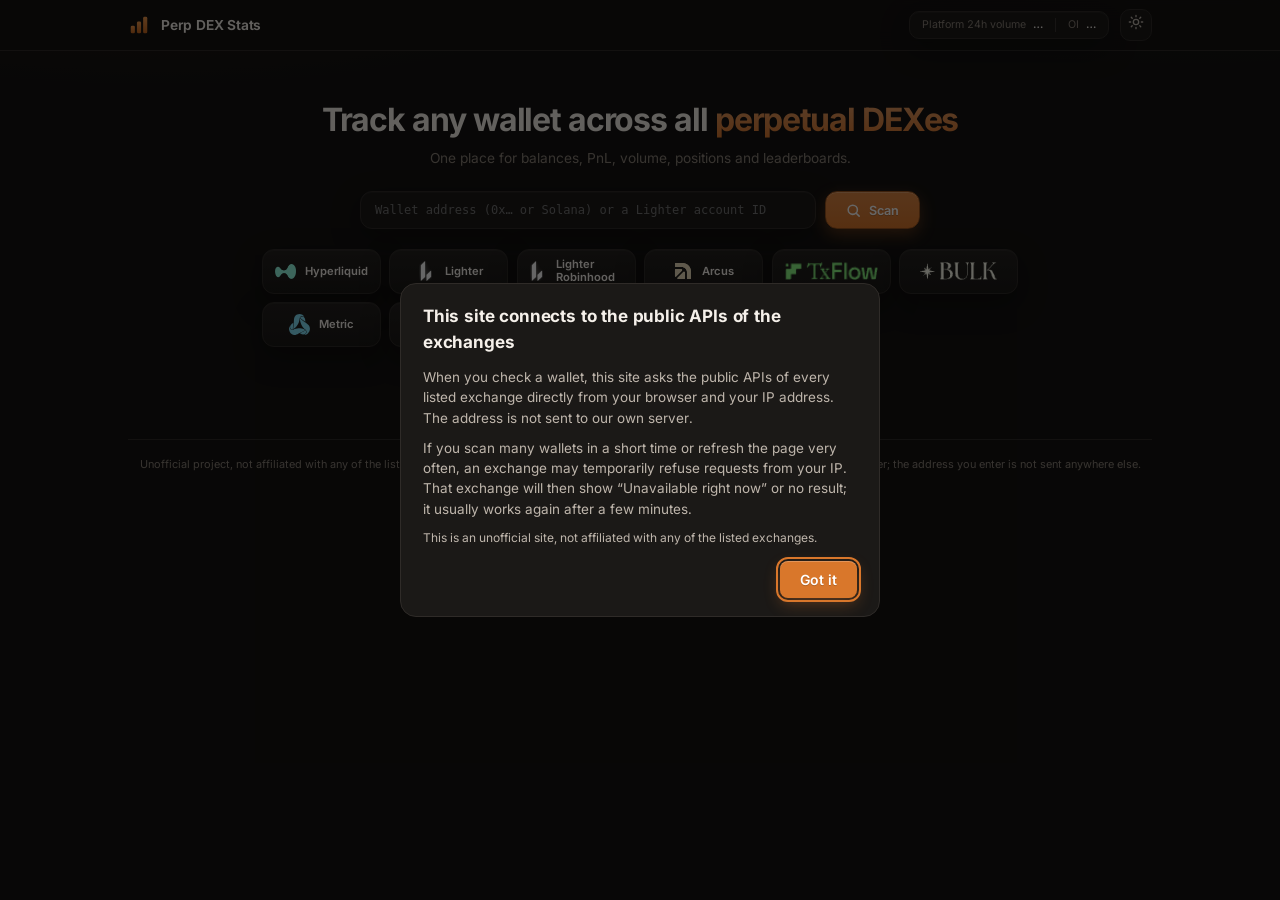
<file: index.html>
<!doctype html>
<html lang="en" data-theme="dark">
<head>
<meta charset="utf-8">
<meta name="viewport" content="width=device-width,initial-scale=1">
<title>Perp DEX Stats</title>
<meta name="description" content="Track any wallet across perpetual DEXes: balances, PnL, volume, positions and leaderboards in one place.">
<meta name="theme-color" content="#141211">
<link rel="icon" type="image/svg+xml" href="logo-mark.svg">
<script src="theme.js"></script>
<link rel="stylesheet" href="theme.css?v=1793263110">
<link rel="stylesheet" href="style.css?v=1793263110">
<style>
.noticedlg{border:1px solid var(--line);border-radius:16px;background:var(--surface);color:var(--ink);padding:0;width:min(480px,92vw)}
.noticedlg::backdrop{background:rgba(0,0,0,.6)}
.ndwrap{padding:20px 22px 18px}
.ndwrap h2{margin:0 0 12px;font-size:17px;letter-spacing:-.01em}
.ndwrap p{margin:0 0 10px;font-size:13.5px;line-height:1.5;color:var(--ink-2)}
.ndwrap .muted{font-size:12px}
.ndbtn{display:flex;justify-content:flex-end;margin-top:14px}
#noticeOk{background:var(--accent,var(--s1,#d97a2b));color:#fff;border:0;border-radius:8px;padding:8px 20px;font:inherit;font-weight:600;cursor:pointer}
#noticeOk:hover{filter:brightness(1.1)}
</style>
</head>
<body>
<header class="topbar">
  <div class="topin">
    <a class="brand" href="index.html" title="Perp DEX Stats"><img class="mark" src="logo-mark.svg" alt="" width="30" height="30"><span class="bname">Perp DEX Stats</span></a>
    <span class="sp"></span>
    <div class="plat" id="plat" title="Loading platform stats…">Platform 24h volume <b class="num" id="platV">…</b><span class="platsep"></span>OI <b class="num" id="platOI">…</b></div>
    <button id="btnTheme" class="btn" type="button" title="Light / dark theme" aria-label="Toggle theme">◐</button>
  </div>
</header>

<main class="wrap">
  <section class="hero">
    <h1>Track any wallet across all <span class="accent">perpetual DEXes</span></h1>
    <p class="sub">One place for balances, PnL, volume, positions and leaderboards.</p>
    <form id="form" class="search" autocomplete="off">
      <input id="addr" type="text" spellcheck="false" placeholder="Wallet address (0x… or Solana) or a Lighter account ID" aria-label="Wallet address" autocomplete="off" autofocus>
      <button class="btn primary" type="submit"><svg viewBox="0 0 24 24" width="17" height="17" fill="none" stroke="currentColor" stroke-width="2.2" stroke-linecap="round" stroke-linejoin="round" aria-hidden="true"><circle cx="11" cy="11" r="6.5"/><path d="m20 20-4.2-4.2"/></svg>Scan</button>
    </form>
    <div id="logos" class="logos" aria-label="Connected DEXes"></div>
    <div id="status" class="status" role="status" aria-live="polite"></div>
  </section>

  <section id="resultsWrap" class="results" hidden>
    <h2 class="sec">Scan results</h2>
    <ul id="list" class="dexlist"></ul>
  </section>

  <footer class="foot">Unofficial project, not affiliated with any of the listed exchanges. Data comes from their public APIs and is requested straight from your browser; the address you enter is not sent anywhere else.</footer>
</main>
<script src="app.js?v=25"></script>
<dialog id="noticeDlg" class="noticedlg" aria-labelledby="noticeTitle"><div class="ndwrap">
  <h2 id="noticeTitle">This site connects to the public APIs of the exchanges</h2>
  <p>When you check a wallet, this site asks the public APIs of every listed exchange directly from your browser and your IP address. The address is not sent to our own server.</p>
  <p>If you scan many wallets in a short time or refresh the page very often, an exchange may temporarily refuse requests from your IP. That exchange will then show “Unavailable right now” or no result; it usually works again after a few minutes.</p>
  <p class="muted">This is an unofficial site, not affiliated with any of the listed exchanges.</p>
  <div class="ndbtn"><button class="btn primary" id="noticeOk" type="button">Got it</button></div>
</div></dialog>
<script>(function(){var dlg=document.getElementById('noticeDlg'),k='perpdex_notice_seen',seen=false;try{seen=localStorage.getItem(k)==='1';}catch(e){}if(!dlg||seen)return;dlg.addEventListener('close',function(){try{localStorage.setItem(k,'1');}catch(e){}});document.getElementById('noticeOk').onclick=function(){try{localStorage.setItem(k,'1');}catch(e){}dlg.close();};try{dlg.showModal();}catch(e){dlg.setAttribute('open','');}})();</script>
</body>
</html>
</file>
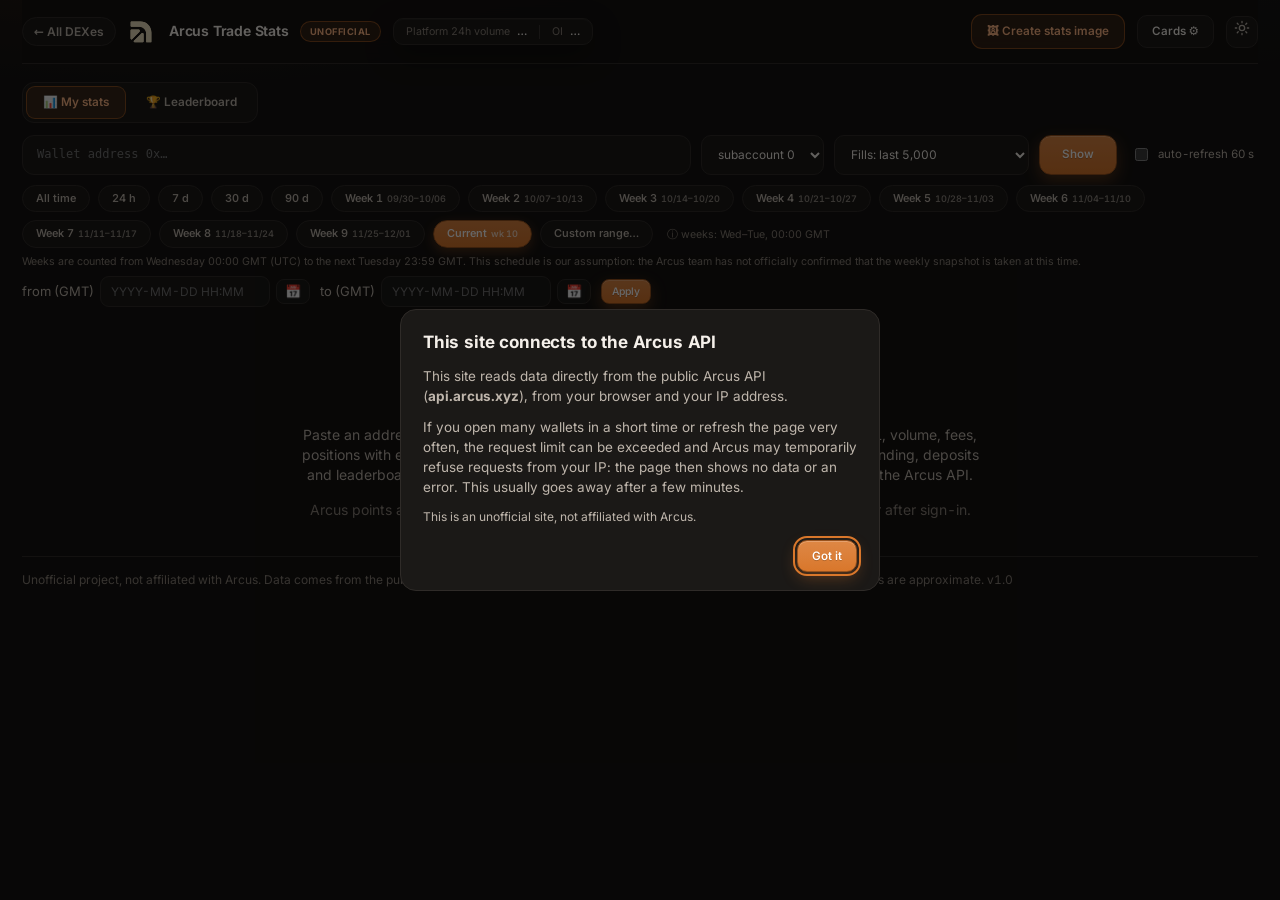
<file: arcus-stats/index.html>
<!doctype html>
<html lang="en" data-theme="dark">
<head>
<meta charset="utf-8">
<meta name="viewport" content="width=device-width,initial-scale=1">
<title>Arcus Trade Stats</title>
<meta name="description" content="Unofficial trading statistics for Arcus: PnL, volume, fees, positions, liquidations, maker/taker. Enter a trading address.">
<link rel="icon" type="image/svg+xml" href="favicon.svg">
<meta property="og:title" content="Arcus Trade Stats (unofficial)">
<meta property="og:description" content="Enter an Arcus trading address to see PnL, volume, fees, positions, liquidation estimates and a weekly stats image.">
<meta property="og:type" content="website">
<meta name="theme-color" content="#111110">
<script src="theme.js"></script>
<link rel="stylesheet" href="style.css?v=1793262522">
<link rel="stylesheet" href="theme.css?v=1793263110">
<style>
.back{font-size:12px;font-weight:600;padding:5px 11px;border-radius:99px;border:1px solid var(--line);background:var(--surface);color:var(--ink-2,inherit);text-decoration:none;white-space:nowrap}
.back:hover{border-color:var(--accent-line,var(--s1));color:var(--ink)}
</style>
<style>
.noticedlg{border:1px solid var(--line);border-radius:16px;background:var(--surface);color:var(--ink);padding:0;width:min(480px,92vw)}
.noticedlg::backdrop{background:rgba(0,0,0,.6)}
.ndwrap{padding:20px 22px 18px}
.ndwrap h2{margin:0 0 12px;font-size:17px;letter-spacing:-.01em}
.ndwrap p{margin:0 0 10px;font-size:13.5px;line-height:1.5;color:var(--ink-2)}
.ndwrap .muted{font-size:12px}
.ndbtn{display:flex;justify-content:flex-end;margin-top:14px}
</style>
</head>
<body>
<div class="wrap">
  <header class="top">
    <a class="back" href="../index.html" title="All DEXes">← All DEXes</a>
    <a class="brand" href="index.html" title="Start page"><span class="logo"><img src="arcus-logo.svg" alt="" width="22" height="22"></span><h1>Arcus Trade Stats</h1><span class="badge">unofficial</span></a>
    <div class="plat" id="plat" title="Loading platform stats…">Platform 24h volume <b class="num" id="platV">…</b><span class="platsep">·</span>OI <b class="num" id="platOI">…</b></div>
    <span class="sp"></span>
    <button id="btnShare" class="btn primary" title="Create a weekly stats image (PNG) to share, e.g. in Discord">🖼 Create stats image</button>
    <button id="btnCards" class="btn" aria-expanded="false">Cards ⚙</button>
    <button id="btnTheme" class="btn" title="Theme">◐</button>
  </header>

  <nav class="tabs" id="tabs" aria-label="Sections">
    <button class="tab on" data-view="stats" type="button">📊 My stats</button>
    <button class="tab" data-view="lb" type="button">🏆 Leaderboard</button>
  </nav>

  <div id="viewStats">
  <form id="form" class="search" autocomplete="off">
    <input id="addr" type="text" spellcheck="false" placeholder="Wallet address 0x…" aria-label="Wallet address" autocomplete="off">
    <select id="sub" aria-label="Subaccount" title="Subaccount"><option value="0">subaccount 0</option></select>
    <select id="depth" aria-label="Fills to analyze" title="How many of the most recent fills to analyze. If the analysis looks incomplete, pick a larger number.">
      <option value="1000">Fills: last 1,000</option><option value="5000" selected>Fills: last 5,000</option><option value="20000">Fills: last 20,000</option><option value="100000">Fills: up to 100,000 (slow)</option></select>
    <button class="btn primary" type="submit">Show</button>
    <label class="chk autoref" title="Reload the data every 60 seconds"><input type="checkbox" id="auto"> auto-refresh 60 s</label>
  </form>
  <div id="recent" class="recent"></div>
  <div class="periodbar" id="periodbar" aria-label="Period"></div>
  <div class="pnote" id="pnote"></div>
  <div class="custom" id="custom" hidden>
    <label>from (GMT) <input type="text" id="pf" data-cal placeholder="YYYY-MM-DD HH:MM" maxlength="16" autocomplete="off" spellcheck="false"><button type="button" class="calbtn" data-cal="pf" aria-label="Pick start date">📅</button></label>
    <label>to (GMT) <input type="text" id="pt" data-cal placeholder="YYYY-MM-DD HH:MM" maxlength="16" autocomplete="off" spellcheck="false"><button type="button" class="calbtn" data-cal="pt" aria-label="Pick end date">📅</button></label>
    <button class="btn small primary" id="pgo" type="button">Apply</button>
  </div>
  <div id="status" class="status" role="status"></div>

  <div id="cardsPanel" class="panel" hidden>
    <div class="panel-h"><b>Cards to show</b>
      <button class="btn small" id="cardsAll">all</button><button class="btn small" id="cardsNone">none</button><button class="btn small" id="cardsReset">default</button></div>
    <div id="cardsList" class="cardslist"></div>
  </div>

  <main id="out" class="out"></main>

  <section id="welcome" class="welcome">
    <h2>Trading stats for any address on Arcus</h2>
    <p>Paste an address — the site queries the public Arcus API directly and shows equity, PnL, volume, fees, positions with estimated liquidation prices, maker/taker split, per-market breakdown, funding, deposits and leaderboard rank. No keys or sign-in needed; the address is sent nowhere except the Arcus API.</p>
    <p class="muted">Arcus points are not shown per address: their API returns them only to the wallet owner after sign-in.</p>
  </section>
  </div>

  <div id="viewLb" hidden>
    <div class="lbctl">
      <div class="seg lbseg" id="lbWin"><button data-w="24h" type="button">Last 24 hours</button><button data-w="30d" type="button">Last 30 days</button><button data-w="all" type="button">All time</button></div>
      <div class="seg lbseg" id="lbSort"><button data-s="volume" type="button">By volume</button><button data-s="pnl" type="button">By realized PnL</button><button data-s="fees" type="button">By fees paid</button></div>
      <button class="btn" id="lbRefresh" type="button">↻ Refresh</button>
      <form id="lbFind" class="lbfind" autocomplete="off"><input id="lbAddr" type="text" spellcheck="false" placeholder="Find an address in this ranking…" aria-label="Address to find"><button class="btn small" type="submit">Find</button></form>
    </div>
    <div id="lbStatus" class="status" role="status"></div>
    <div id="lbFound"></div>
    <section class="card w12 lbcard"><div id="lbKpis" class="lbkpis"></div><div class="scroll" style="max-height:none"><table id="lbTable"></table></div>
      <p class="note">The table lists the top 100 (the API&#39;s limit per list), but any address can be looked up: use <b>Find</b> or open it in <b>My stats</b> — its rank is shown even if it is far outside the top 100, e.g. #2,000 of thousands. Rankings exist for 24 hours, 30 days and all time. Realized PnL is the exchange&#39;s closedPnl sum — it excludes unrealized PnL and funding. The data comes from an hourly rollup and can lag by up to an hour. Click a header to re-sort these 100 rows.</p>
    </section>
  </div>

  <footer>
    Unofficial project, not affiliated with Arcus. Data comes from the public API <code>api.arcus.xyz</code>; it may lag or contain exchange errors.
    Liquidation estimates are approximate. <span id="ver"></span>
  </footer>
</div>

<dialog id="shareDlg" class="sharedlg"><div class="shwrap">
  <div class="shhead"><b class="shtitle">CREATE STATS IMAGE · PNG FOR DISCORD</b>
    <button class="btn small" id="shPrev" aria-label="Previous week">‹</button><b id="shWeek">Week</b><button class="btn small" id="shNext" aria-label="Next week">›</button>
    <span class="sp"></span><button class="btn small" id="shClose" aria-label="Close">✕</button></div>
  <div class="shbody">
    <div class="shform">
      <p class="shnote shinfo">Only what you see on the card is included: no wallet address, no balances. Points are looked up by your name in the public Arcus points leaderboard, because the API does not expose points per wallet.</p>
      <label>Display name<input id="shName" type="text" placeholder="Arcus Trade Stats" maxlength="28"></label>
      <label><span>Points leaderboard name <span class="qtip" tabindex="0" role="note" aria-label="Where to find your name">?<span class="qtipbox"><b>Where to find it</b><span>1) Open app.arcus.xyz/rewards and log in.</span><span>2) In the Points Leaderboard find your own row, marked “You”.</span><span>3) Copy the name or the rank number from that row and paste it here.</span><img src="hint-rewards.png" alt="Your row in the Points Leaderboard on app.arcus.xyz/rewards: the rank number and the name are circled" width="280"><span class="qtipsmall">Either one works. With a rank number (for example 4208) the site looks up the name itself, useful when the name is cut off or looks different.</span></span></span> <small>(e.g. Twilight Scarlet Manta)</small></span><input id="shLbName" type="text" placeholder="Name from app.arcus.xyz/rewards, or your rank" maxlength="40" autocomplete="off" spellcheck="false"></label>
      <div class="shnote">Copy it from your row on <a href="https://app.arcus.xyz/rewards" target="_blank" rel="noopener">app.arcus.xyz/rewards</a> (Points Leaderboard) and paste it here. You can also type your rank number.</div>
      <label class="chk"><input type="checkbox" id="shPtsAll"> show total points (all time) instead of this week's</label>
      <div class="shnote" id="shPtsMsg"></div>
      <div class="shbg"><span>Background image <small>(optional)</small></span>
        <div class="shbgrow"><button class="btn small" id="shBgBtn" type="button">Choose image…</button><button class="btn small" id="shBgClear" type="button">remove</button></div>
        <input id="shBg" type="file" accept="image/*" hidden>
        <label class="shdim">Dimming <input id="shDim" type="range" min="0" max="85" value="55"><span id="shDimV">55%</span></label>
        <div class="shnote" id="shBgNote">No background selected.</div></div>
      <div class="shbtns"><button class="btn primary" id="shDl">Download PNG</button><button class="btn" id="shCopy">Copy image</button></div>
      <div class="shnote" id="shMsg"></div>
      <p class="shnote">Weeks are counted from Wednesday 00:00 GMT (UTC) to the next Tuesday 23:59 GMT. This schedule is our assumption: the Arcus team has not officially confirmed that the weekly snapshot is taken at this time.</p>
    </div>
    <div class="shprev"><div class="shscroll"><canvas id="shCv" width="720" height="486" style="width:720px;height:486px"></canvas></div><div class="shdims" id="shDims"></div>
    <div class="shslots" id="shSlotsBox">
      <div class="shslotsh"><b>Card stats</b> <small>pick any 6 · the boxes match the positions on the card (row 1: 1–3, row 2: 4–6)</small>
        <span class="shpresets" id="shPresets"><button class="btn small" data-preset="default" type="button">Default</button><button class="btn small" data-preset="activity" type="button">Activity</button><button class="btn small" data-preset="trader" type="button">Trader</button></span></div>
      <div class="shslotsgrid" id="shSlots"></div>
      <label class="chk"><input type="checkbox" id="shPnl" checked> show profit / loss stats <small>(unchecking replaces P&amp;L stats with activity stats; picking a P&amp;L stat checks it again)</small></label>
    </div>
    </div>
  </div>
</div></dialog>
<div id="cal" class="cal" hidden></div>
<script src="app.js?v=1793900001"></script>
<dialog id="noticeDlg" class="noticedlg" aria-labelledby="noticeTitle"><div class="ndwrap">
  <h2 id="noticeTitle">This site connects to the Arcus API</h2>
  <p>This site reads data directly from the public Arcus API (<b>api.arcus.xyz</b>), from your browser and your IP address.</p>
  <p>If you open many wallets in a short time or refresh the page very often, the request limit can be exceeded and Arcus may temporarily refuse requests from your IP: the page then shows no data or an error. This usually goes away after a few minutes.</p>
  <p class="muted">This is an unofficial site, not affiliated with Arcus.</p>
  <div class="ndbtn"><button class="btn primary" id="noticeOk" type="button">Got it</button></div>
</div></dialog>
<script>(function(){var dlg=document.getElementById('noticeDlg'),k='perpdex_notice_seen',seen=false;try{seen=localStorage.getItem(k)==='1';}catch(e){}if(!dlg||seen)return;dlg.addEventListener('close',function(){try{localStorage.setItem(k,'1');}catch(e){}});document.getElementById('noticeOk').onclick=function(){try{localStorage.setItem(k,'1');}catch(e){}dlg.close();};try{dlg.showModal();}catch(e){dlg.setAttribute('open','');}})();</script>
</body>
</html>
</file>
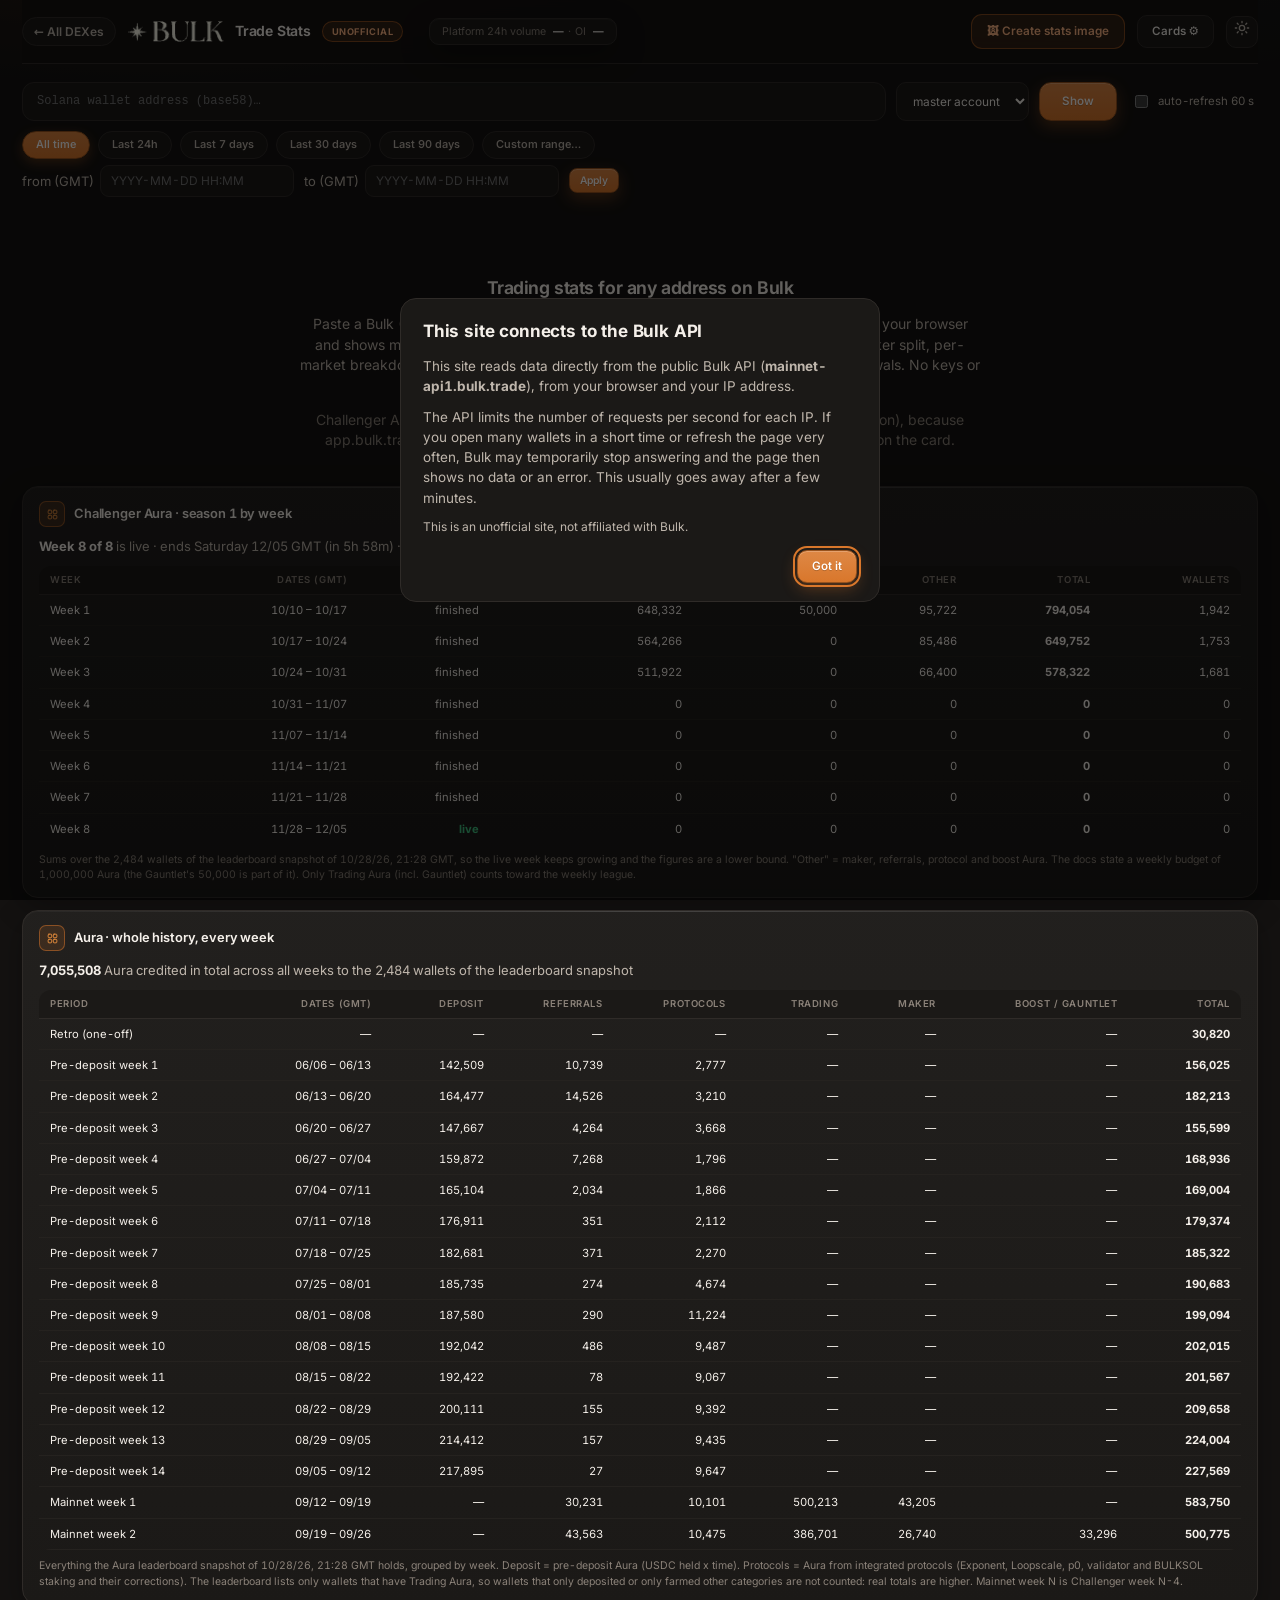
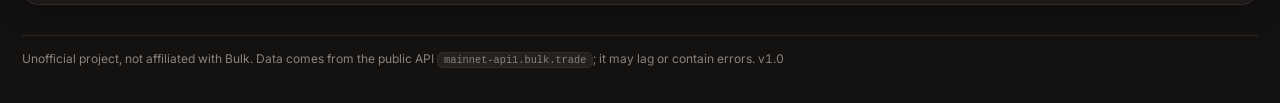
<file: bulk/index.html>
<!doctype html>
<html lang="en" data-theme="dark">
<head>
<meta charset="utf-8">
<meta name="viewport" content="width=device-width,initial-scale=1">
<title>Bulk Trade Stats</title>
<meta name="description" content="Unofficial trading statistics for Bulk Exchange: PnL, volume, fees, positions, funding, maker/taker. Enter a Solana wallet address.">
<link rel="icon" type="image/svg+xml" href="favicon.svg">
<meta name="theme-color" content="#111110">
<script src="theme.js"></script>
<link rel="stylesheet" href="style.css?v=1793262522">
<link rel="stylesheet" href="theme.css?v=1793263110">
<style>
.back{font-size:12px;font-weight:600;padding:5px 11px;border-radius:99px;border:1px solid var(--line);background:var(--surface);color:var(--ink-2,inherit);text-decoration:none;white-space:nowrap}
.back:hover{border-color:var(--accent-line,var(--s1));color:var(--ink)}
</style>
<style>
.noticedlg{border:1px solid var(--line);border-radius:16px;background:var(--surface);color:var(--ink);padding:0;width:min(480px,92vw)}
.noticedlg::backdrop{background:rgba(0,0,0,.6)}
.ndwrap{padding:20px 22px 18px}
.ndwrap h2{margin:0 0 12px;font-size:17px;letter-spacing:-.01em}
.ndwrap p{margin:0 0 10px;font-size:13.5px;line-height:1.5;color:var(--ink-2)}
.ndwrap .muted{font-size:12px}
.ndbtn{display:flex;justify-content:flex-end;margin-top:14px}
</style>
</head>
<body>
<div class="wrap">
  <header class="top">
    <a class="back" href="../index.html" title="All DEXes">← All DEXes</a>
    <a class="brand" href="index.html" title="Start page"><img class="blogo" src="bulk-logo-t.png" alt="BULK" width="62" height="28"><h1>Trade Stats</h1><span class="badge">unofficial</span></a>
    <span id="plat" class="plat" hidden>Platform 24h volume <b id="platVol" class="num">—</b> <i>·</i> OI <b id="platOi" class="num">—</b></span>
    <span class="sp"></span>
    <button id="btnShare" class="btn primary" title="Create a stats image (PNG) to share, e.g. in Discord">🖼 Create stats image</button>
    <button id="btnCards" class="btn" aria-expanded="false">Cards ⚙</button>
    <button id="btnTheme" class="btn" title="Theme">◐</button>
  </header>

  <form id="form" class="search" autocomplete="off">
    <input id="addr" type="text" spellcheck="false" placeholder="Solana wallet address (base58)…" aria-label="Wallet address" autocomplete="off">
    <select id="sub" aria-label="Account" title="Master account or sub-account"><option value="">master account</option></select>
    <button class="btn primary" type="submit">Show</button>
    <label class="chk autoref" title="Reload the data every 60 seconds"><input type="checkbox" id="auto"> auto-refresh 60 s</label>
  </form>
  <div id="recent" class="recent"></div>
  <div class="periodbar" id="periodbar" aria-label="Period"></div>
  <div class="pnote" id="pnote"></div>
  <div class="custom" id="custom" hidden>
    <label>from (GMT) <input type="text" id="pf" placeholder="YYYY-MM-DD HH:MM" maxlength="16" autocomplete="off" spellcheck="false"></label>
    <label>to (GMT) <input type="text" id="pt" placeholder="YYYY-MM-DD HH:MM" maxlength="16" autocomplete="off" spellcheck="false"></label>
    <button class="btn small primary" id="pgo" type="button">Apply</button>
  </div>
  <div id="status" class="status" role="status"></div>

  <div id="cardsPanel" class="panel" hidden>
    <div class="panel-h"><b>Cards to show</b>
      <button class="btn small" id="cardsAll">all</button><button class="btn small" id="cardsNone">none</button><button class="btn small" id="cardsReset">default</button></div>
    <div id="cardsList" class="cardslist"></div>
  </div>

  <main id="out" class="out"></main>

  <section id="welcome" class="welcome">
    <h2>Trading stats for any address on Bulk</h2>
    <p>Paste a Bulk (Solana) wallet address. The site queries the public Bulk API directly from your browser and shows margin, PnL, volume, fees, open positions with liquidation prices, maker/taker split, per-market breakdown, funding, closed-position history, holding time and deposits/withdrawals. No keys or sign-in needed; the address is sent nowhere except the Bulk API.</p>
    <p class="muted">Challenger Aura comes from a saved snapshot of the public Aura leaderboard (aura.json), because app.bulk.trade does not allow other sites to read it live. The snapshot date is shown on the card.</p>
  </section>

  <section id="auraBlock" class="card w12 aurablock" hidden>
    <h2>Challenger Aura · season 1 by week</h2>
    <div id="auraHead" class="aurahead"></div>
    <div id="auraWeeks"></div>
    <p class="note" id="auraNote"></p>
  </section>

  <section id="auraAll" class="card w12 aurablock" hidden>
    <h2>Aura · whole history, every week</h2>
    <div id="auraAllHead" class="aurahead"></div>
    <div id="auraAllTable"></div>
    <p class="note" id="auraAllNote"></p>
  </section>

  <footer>
    Unofficial project, not affiliated with Bulk. Data comes from the public API <code>mainnet-api1.bulk.trade</code>; it may lag or contain errors.
    <span id="ver"></span>
  </footer>
</div>
<dialog id="shareDlg" class="sharedlg"><div class="shwrap">
  <div class="shhead"><b class="shtitle">CREATE STATS IMAGE · PNG FOR DISCORD</b><span class="sp"></span><button class="btn small" id="shClose" aria-label="Close">✕</button></div>
  <div class="shbody">
    <div class="shform">
      <p class="shnote shinfo">The card follows the period selected on the page and never contains the wallet address or balances.</p>
      <label>Display name<input id="shName" type="text" placeholder="Bulk Trade Stats" maxlength="28"></label>
      <label class="chk"><input type="checkbox" id="shPnl" checked> show profit / loss</label>
      <div class="shbg"><span>Background image <small>(optional)</small></span>
        <div class="shbgrow"><button class="btn small" id="shBgBtn" type="button">Choose image…</button><button class="btn small" id="shBgClear" type="button">remove</button></div>
        <input id="shBg" type="file" accept="image/*" hidden>
        <label class="shdim">Dimming <input id="shDim" type="range" min="0" max="85" value="55"><span id="shDimV">55%</span></label></div>
      <div class="shbtns"><button class="btn primary" id="shDl">Download PNG</button><button class="btn" id="shCopy">Copy image</button></div>
      <div class="shnote" id="shMsg"></div>
    </div>
    <div class="shprev"><div class="shscroll"><canvas id="shCv" width="720" height="486" style="width:720px;height:486px"></canvas></div></div>
  </div>
</div></dialog>
<script src="app.js?v=1793262522"></script>
<dialog id="noticeDlg" class="noticedlg" aria-labelledby="noticeTitle"><div class="ndwrap">
  <h2 id="noticeTitle">This site connects to the Bulk API</h2>
  <p>This site reads data directly from the public Bulk API (<b>mainnet-api1.bulk.trade</b>), from your browser and your IP address.</p>
  <p>The API limits the number of requests per second for each IP. If you open many wallets in a short time or refresh the page very often, Bulk may temporarily stop answering and the page then shows no data or an error. This usually goes away after a few minutes.</p>
  <p class="muted">This is an unofficial site, not affiliated with Bulk.</p>
  <div class="ndbtn"><button class="btn primary" id="noticeOk" type="button">Got it</button></div>
</div></dialog>
<script>(function(){var dlg=document.getElementById('noticeDlg'),k='perpdex_notice_seen',seen=false;try{seen=localStorage.getItem(k)==='1';}catch(e){}if(!dlg||seen)return;dlg.addEventListener('close',function(){try{localStorage.setItem(k,'1');}catch(e){}});document.getElementById('noticeOk').onclick=function(){try{localStorage.setItem(k,'1');}catch(e){}dlg.close();};try{dlg.showModal();}catch(e){dlg.setAttribute('open','');}})();</script>
</body>
</html>
</file>
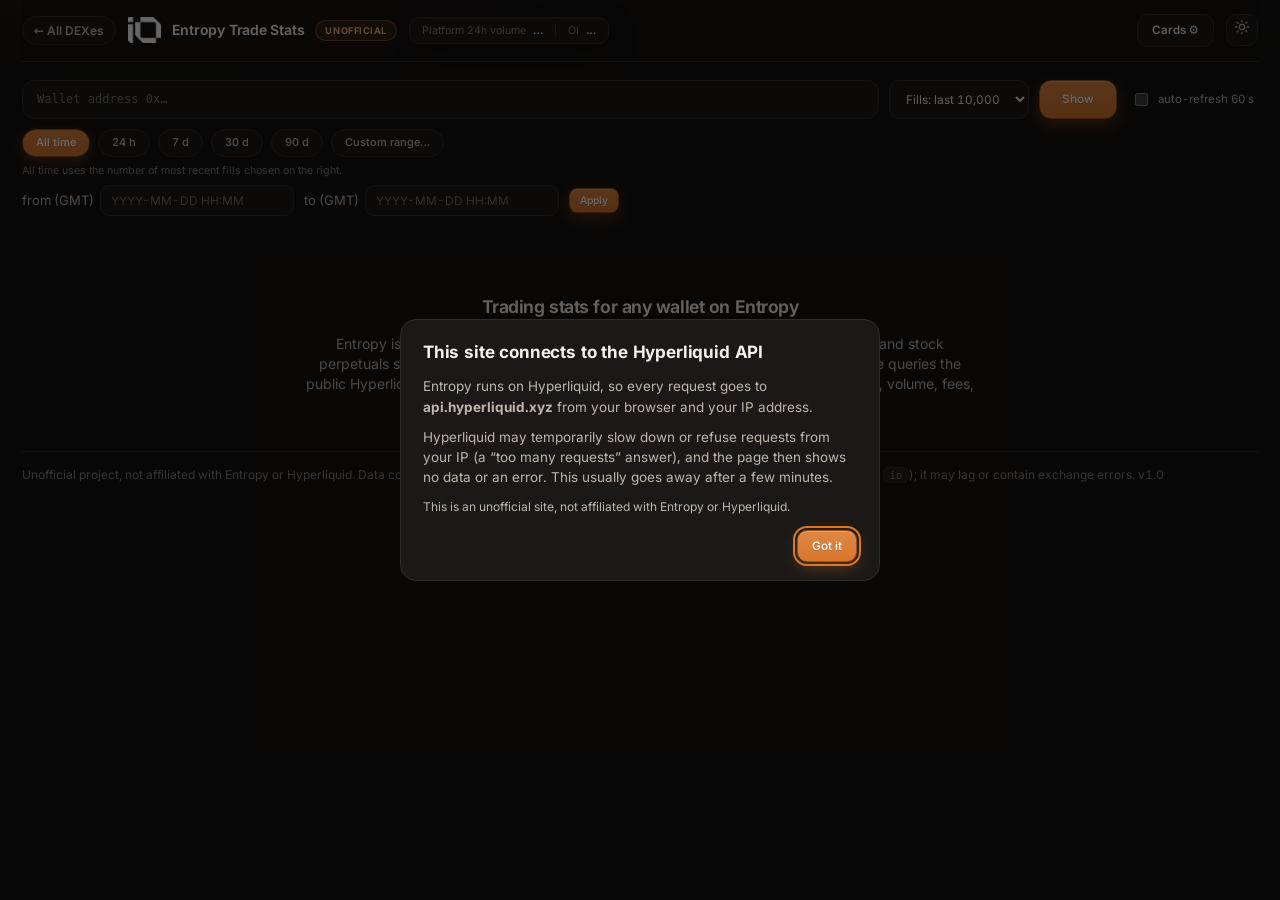
<file: entropy/index.html>
<!doctype html>
<html lang="en" data-theme="dark">
<head>
<meta charset="utf-8">
<meta name="viewport" content="width=device-width,initial-scale=1">
<title>Entropy Trade Stats</title>
<meta name="description" content="Unofficial trading statistics for the Entropy perp dex on Hyperliquid: PnL, volume, fees, positions, maker/taker. Enter a wallet address (0x…).">
<link rel="icon" type="image/png" href="entropy-logo.png">
<meta property="og:title" content="Entropy Trade Stats (unofficial)">
<meta property="og:description" content="Enter a wallet address (0x…) to see PnL, volume, fees, positions and fill analysis.">
<meta property="og:type" content="website">
<meta name="theme-color" content="#111110">
<script src="theme.js"></script>
<link rel="stylesheet" href="style.css?v=1793262897">
<link rel="stylesheet" href="theme.css?v=1793263110">
<style>
.back{font-size:12px;font-weight:600;padding:5px 11px;border-radius:99px;border:1px solid var(--line);background:var(--surface);color:var(--ink-2,inherit);text-decoration:none;white-space:nowrap}
.back:hover{border-color:var(--accent-line,var(--s1));color:var(--ink)}
</style>
<style>
.noticedlg{border:1px solid var(--line);border-radius:16px;background:var(--surface);color:var(--ink);padding:0;width:min(480px,92vw)}
.noticedlg::backdrop{background:rgba(0,0,0,.6)}
.ndwrap{padding:20px 22px 18px}
.ndwrap h2{margin:0 0 12px;font-size:17px;letter-spacing:-.01em}
.ndwrap p{margin:0 0 10px;font-size:13.5px;line-height:1.5;color:var(--ink-2)}
.ndwrap .muted{font-size:12px}
.ndbtn{display:flex;justify-content:flex-end;margin-top:14px}
</style>
</head>
<body>
<div class="wrap">
  <header class="top">
    <a class="back" href="../index.html" title="All DEXes">← All DEXes</a>
    <a class="brand" href="index.html" title="Start page"><span class="logo"><img src="entropy-logo.png" alt="" height="24"></span><h1>Entropy Trade Stats</h1><span class="badge">unofficial</span></a>
    <div class="plat" id="plat" title="Loading platform stats…">Platform 24h volume <b class="num" id="platV">…</b><span class="platsep">·</span>OI <b class="num" id="platOI">…</b></div>
    <span class="sp"></span>
    <button id="btnCards" class="btn" aria-expanded="false">Cards ⚙</button>
    <button id="btnTheme" class="btn" title="Theme">◐</button>
  </header>

  <div id="viewStats">
  <form id="form" class="search" autocomplete="off">
    <input id="addr" type="text" spellcheck="false" placeholder="Wallet address 0x…" aria-label="Wallet" autocomplete="off">
    <select id="depth" aria-label="Fills to analyze" title="How many of the most recent fills to analyze."><option value="1000">Fills: last 1,000</option><option value="3000">Fills: last 3,000</option><option value="10000" selected>Fills: last 10,000</option></select>
    <button class="btn primary" type="submit">Show</button>
    <label class="chk autoref" title="Reload the data every 60 seconds"><input type="checkbox" id="auto"> auto-refresh 60 s</label>
  </form>
  <div id="recent" class="recent"></div>
  <div class="periodbar" id="periodbar" aria-label="Period"></div>
  <div class="pnote" id="pnote"></div>
  <div class="custom" id="custom" hidden>
    <label>from (GMT) <input type="text" id="pf" placeholder="YYYY-MM-DD HH:MM" maxlength="16" autocomplete="off" spellcheck="false"></label>
    <label>to (GMT) <input type="text" id="pt" placeholder="YYYY-MM-DD HH:MM" maxlength="16" autocomplete="off" spellcheck="false"></label>
    <button class="btn small primary" id="pgo" type="button">Apply</button>
  </div>
  <div id="status" class="status" role="status"></div>

  <div id="cardsPanel" class="panel" hidden>
    <div class="panel-h"><b>Cards to show</b>
      <button class="btn small" id="cardsAll">all</button><button class="btn small" id="cardsNone">none</button><button class="btn small" id="cardsReset">default</button></div>
    <div id="cardsList" class="cardslist"></div>
  </div>

  <main id="out" class="out"></main>

  <section id="welcome" class="welcome">
    <h2>Trading stats for any wallet on Entropy</h2>
    <p>Entropy is a trading front end of Hyperliquid with its own perp dex (<code>io</code>): pre-IPO and stock perpetuals such as OpenAI, Anthropic, Sandisk or Nvidia. Paste an address — the site queries the public Hyperliquid API directly and shows the margin account of that dex: balance, PnL, volume, fees, positions with liquidation prices, funding and a fill analysis.</p>
  </section>
  </div>

  <footer>
    Unofficial project, not affiliated with Entropy or Hyperliquid. Data comes from the public Hyperliquid API <code>POST https://api.hyperliquid.xyz/info</code> (dex <code>io</code>); it may lag or contain exchange errors.
    <span id="ver"></span>
  </footer>
</div>
<script src="app.js?v=1793700023"></script>
<dialog id="noticeDlg" class="noticedlg" aria-labelledby="noticeTitle"><div class="ndwrap">
  <h2 id="noticeTitle">This site connects to the Hyperliquid API</h2>
  <p>Entropy runs on Hyperliquid, so every request goes to <b>api.hyperliquid.xyz</b> from your browser and your IP address.</p>
  <p>Hyperliquid may temporarily slow down or refuse requests from your IP (a “too many requests” answer), and the page then shows no data or an error. This usually goes away after a few minutes.</p>
  <p class="muted">This is an unofficial site, not affiliated with Entropy or Hyperliquid.</p>
  <div class="ndbtn"><button class="btn primary" id="noticeOk" type="button">Got it</button></div>
</div></dialog>
<script>(function(){var dlg=document.getElementById('noticeDlg'),k='perpdex_notice_seen',seen=false;try{seen=localStorage.getItem(k)==='1';}catch(e){}if(!dlg||seen)return;dlg.addEventListener('close',function(){try{localStorage.setItem(k,'1');}catch(e){}});document.getElementById('noticeOk').onclick=function(){try{localStorage.setItem(k,'1');}catch(e){}dlg.close();};try{dlg.showModal();}catch(e){dlg.setAttribute('open','');}})();</script>
</body>
</html>
</file>
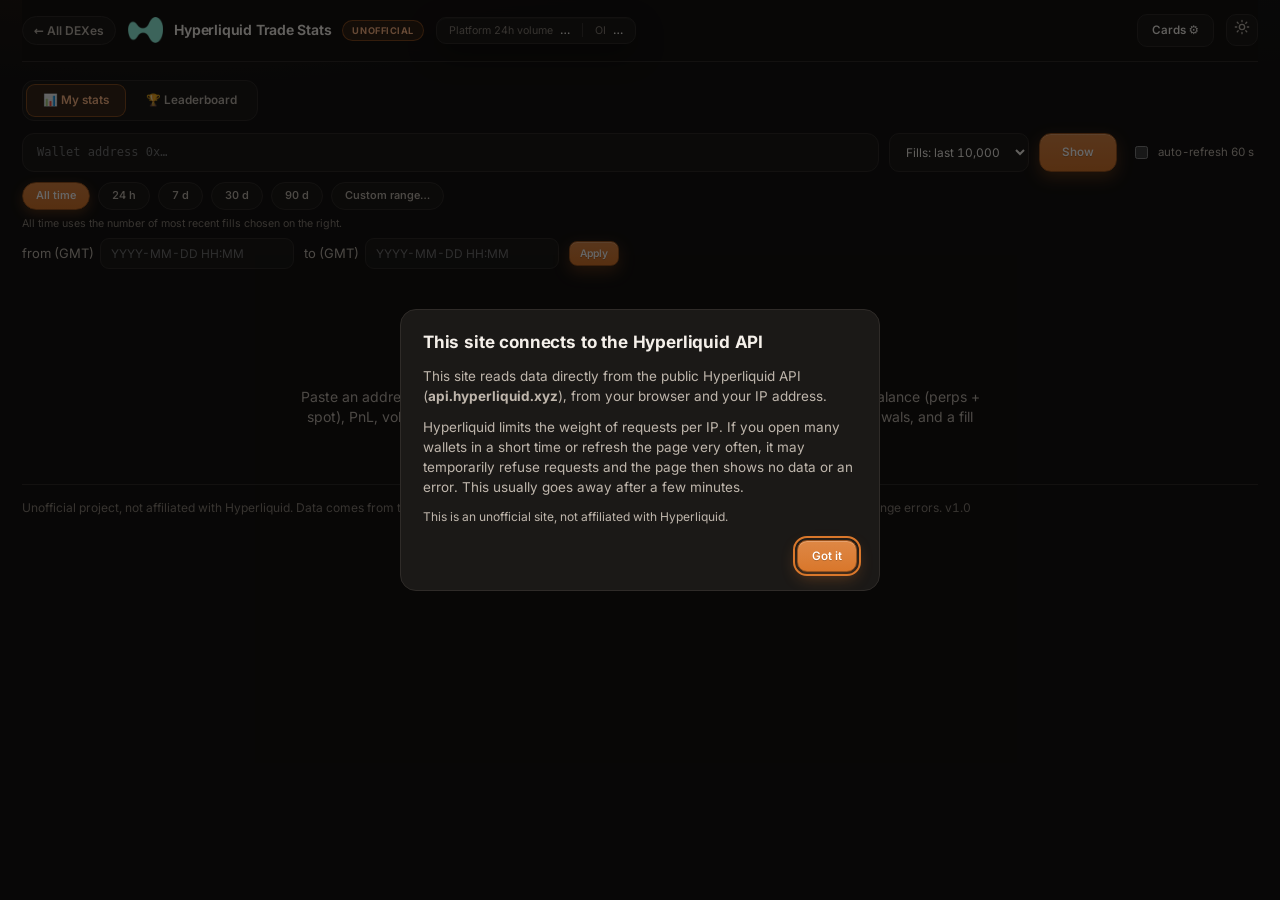
<file: hyperliquid-stats/index.html>
<!doctype html>
<html lang="en" data-theme="dark">
<head>
<meta charset="utf-8">
<meta name="viewport" content="width=device-width,initial-scale=1">
<title>Hyperliquid Trade Stats</title>
<meta name="description" content="Unofficial trading statistics for Hyperliquid: PnL, volume, fees, positions, maker/taker. Enter a wallet address (0x…).">
<link rel="icon" type="image/svg+xml" href="favicon.svg">
<meta property="og:title" content="Hyperliquid Trade Stats (unofficial)">
<meta property="og:description" content="Enter a wallet address (0x…) to see PnL, volume, fees, positions and fill analysis.">
<meta property="og:type" content="website">
<meta name="theme-color" content="#111110">
<script src="theme.js"></script>
<link rel="stylesheet" href="style.css?v=1793262897">
<link rel="stylesheet" href="theme.css?v=1793263110">
<style>
.back{font-size:12px;font-weight:600;padding:5px 11px;border-radius:99px;border:1px solid var(--line);background:var(--surface);color:var(--ink-2,inherit);text-decoration:none;white-space:nowrap}
.back:hover{border-color:var(--accent-line,var(--s1));color:var(--ink)}
</style>
<style>
.noticedlg{border:1px solid var(--line);border-radius:16px;background:var(--surface);color:var(--ink);padding:0;width:min(480px,92vw)}
.noticedlg::backdrop{background:rgba(0,0,0,.6)}
.ndwrap{padding:20px 22px 18px}
.ndwrap h2{margin:0 0 12px;font-size:17px;letter-spacing:-.01em}
.ndwrap p{margin:0 0 10px;font-size:13.5px;line-height:1.5;color:var(--ink-2)}
.ndwrap .muted{font-size:12px}
.ndbtn{display:flex;justify-content:flex-end;margin-top:14px}
</style>
</head>
<body>
<div class="wrap">
  <header class="top">
    <a class="back" href="../index.html" title="All DEXes">← All DEXes</a>
    <a class="brand" href="index.html" title="Start page"><span class="logo"><img src="hyperliquid-logo.png" alt="" height="24"></span><h1>Hyperliquid Trade Stats</h1><span class="badge">unofficial</span></a>
    <div class="plat" id="plat" title="Loading platform stats…">Platform 24h volume <b class="num" id="platV">…</b><span class="platsep">·</span>OI <b class="num" id="platOI">…</b></div>
    <span class="sp"></span>
    <button id="btnCards" class="btn" aria-expanded="false">Cards ⚙</button>
    <button id="btnTheme" class="btn" title="Theme">◐</button>
  </header>

  <nav class="tabs" id="tabs" aria-label="Sections">
    <button class="tab on" data-view="stats" type="button">📊 My stats</button>
    <button class="tab" data-view="lb" type="button">🏆 Leaderboard</button>
  </nav>

  <div id="viewStats">
  <form id="form" class="search" autocomplete="off">
    <input id="addr" type="text" spellcheck="false" placeholder="Wallet address 0x…" aria-label="Wallet" autocomplete="off">
    <select id="depth" aria-label="Fills to analyze" title="How many of the most recent fills to analyze."><option value="1000">Fills: last 1,000</option><option value="3000">Fills: last 3,000</option><option value="10000" selected>Fills: last 10,000</option></select>
    <button class="btn primary" type="submit">Show</button>
    <label class="chk autoref" title="Reload the data every 60 seconds"><input type="checkbox" id="auto"> auto-refresh 60 s</label>
  </form>
  <div id="recent" class="recent"></div>
  <div class="periodbar" id="periodbar" aria-label="Period"></div>
  <div class="pnote" id="pnote"></div>
  <div class="custom" id="custom" hidden>
    <label>from (GMT) <input type="text" id="pf" placeholder="YYYY-MM-DD HH:MM" maxlength="16" autocomplete="off" spellcheck="false"></label>
    <label>to (GMT) <input type="text" id="pt" placeholder="YYYY-MM-DD HH:MM" maxlength="16" autocomplete="off" spellcheck="false"></label>
    <button class="btn small primary" id="pgo" type="button">Apply</button>
  </div>
  <div id="status" class="status" role="status"></div>

  <div id="cardsPanel" class="panel" hidden>
    <div class="panel-h"><b>Cards to show</b>
      <button class="btn small" id="cardsAll">all</button><button class="btn small" id="cardsNone">none</button><button class="btn small" id="cardsReset">default</button></div>
    <div id="cardsList" class="cardslist"></div>
  </div>

  <main id="out" class="out"></main>

  <section id="welcome" class="welcome">
    <h2>Trading stats for any wallet on Hyperliquid</h2>
    <p>Paste an address — the site queries the public Hyperliquid API directly and shows the balance (perps + spot), PnL, volume, fees, positions with liquidation prices, funding, deposits and withdrawals, and a fill analysis.</p>
  </section>
  </div>

  <div id="viewLb" hidden>
    <div class="lbctl">
      <div class="seg lbseg" id="lbWin"></div>
      <div class="seg lbseg" id="lbSort"></div>
      <button class="btn" id="lbRefresh" type="button">↻ Refresh</button>
      <form id="lbFind" class="lbfind" autocomplete="off"><input id="lbAddr" type="text" spellcheck="false" placeholder="Find an address in this ranking…" aria-label="Address to find"><button class="btn small" type="submit">Find</button></form>
    </div>
    <div id="lbStatus" class="status" role="status"></div>
    <div id="lbFound"></div>
    <section class="card w12 lbcard" id="lbPointsCard" hidden><h2>Points<span class="sub" id="lbPointsSub"></span></h2><div class="scroll" style="max-height:none"><table id="lbPoints"></table></div><p class="note" id="lbPointsNote"></p></section>
    <section class="card w12 lbcard"><div id="lbKpis" class="lbkpis"></div><div class="scroll" style="max-height:none"><table id="lbTable"></table></div><div id="lbPager" class="lbpager"></div><p class="note" id="lbNote"></p></section>
  </div>

  <footer>
    Unofficial project, not affiliated with Hyperliquid. Data comes from the public API <code>POST https://api.hyperliquid.xyz/info</code>; it may lag or contain exchange errors.
    <span id="ver"></span>
  </footer>
</div>
<script src="app.js?v=1793262897"></script>
<dialog id="noticeDlg" class="noticedlg" aria-labelledby="noticeTitle"><div class="ndwrap">
  <h2 id="noticeTitle">This site connects to the Hyperliquid API</h2>
  <p>This site reads data directly from the public Hyperliquid API (<b>api.hyperliquid.xyz</b>), from your browser and your IP address.</p>
  <p>Hyperliquid limits the weight of requests per IP. If you open many wallets in a short time or refresh the page very often, it may temporarily refuse requests and the page then shows no data or an error. This usually goes away after a few minutes.</p>
  <p class="muted">This is an unofficial site, not affiliated with Hyperliquid.</p>
  <div class="ndbtn"><button class="btn primary" id="noticeOk" type="button">Got it</button></div>
</div></dialog>
<script>(function(){var dlg=document.getElementById('noticeDlg'),k='perpdex_notice_seen',seen=false;try{seen=localStorage.getItem(k)==='1';}catch(e){}if(!dlg||seen)return;dlg.addEventListener('close',function(){try{localStorage.setItem(k,'1');}catch(e){}});document.getElementById('noticeOk').onclick=function(){try{localStorage.setItem(k,'1');}catch(e){}dlg.close();};try{dlg.showModal();}catch(e){dlg.setAttribute('open','');}})();</script>
</body>
</html>
</file>
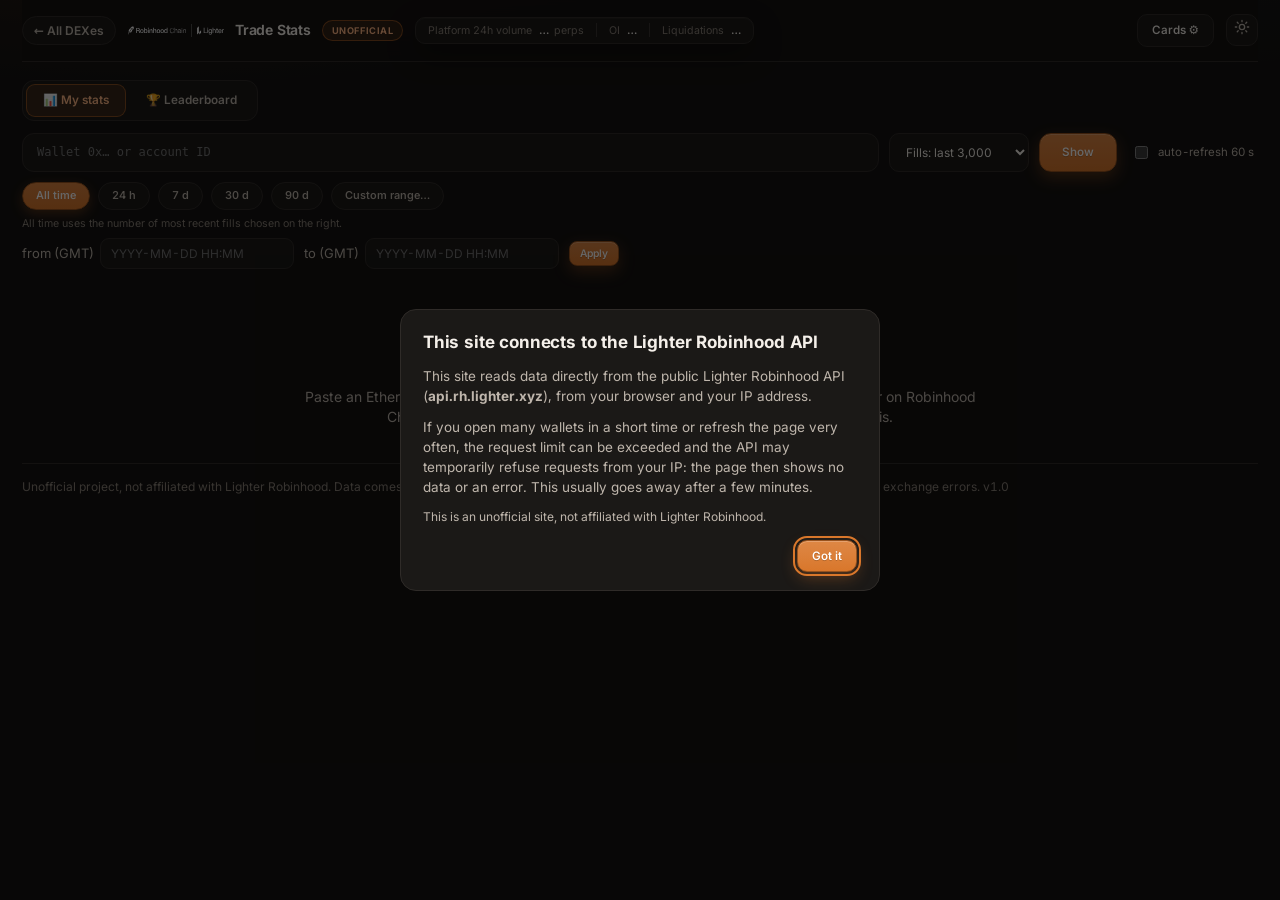
<file: lighter-robinhood-stats/index.html>
<!doctype html>
<html lang="en" data-theme="dark">
<head>
<meta charset="utf-8">
<meta name="viewport" content="width=device-width,initial-scale=1">
<title>Lighter Robinhood Trade Stats</title>
<meta name="description" content="Unofficial trading statistics for Lighter Robinhood: PnL, volume, fees, positions, maker/taker. Enter an Ethereum address (0x…) or a Lighter Robinhood account index.">
<link rel="icon" type="image/svg+xml" href="favicon.svg">
<meta property="og:title" content="Lighter Robinhood Trade Stats (unofficial)">
<meta property="og:description" content="Enter an Ethereum address (0x…) or a Lighter Robinhood account index to see PnL, volume, fees, positions and fill analysis.">
<meta property="og:type" content="website">
<meta name="theme-color" content="#111110">
<script src="theme.js"></script>
<link rel="stylesheet" href="style.css?v=1793263276">
<link rel="stylesheet" href="theme.css?v=1793263276">
<style>
.back{font-size:12px;font-weight:600;padding:5px 11px;border-radius:99px;border:1px solid var(--line);background:var(--surface);color:var(--ink-2,inherit);text-decoration:none;white-space:nowrap}
.back:hover{border-color:var(--accent-line,var(--s1));color:var(--ink)}
</style>
<style>
.noticedlg{border:1px solid var(--line);border-radius:16px;background:var(--surface);color:var(--ink);padding:0;width:min(480px,92vw)}
.noticedlg::backdrop{background:rgba(0,0,0,.6)}
.ndwrap{padding:20px 22px 18px}
.ndwrap h2{margin:0 0 12px;font-size:17px;letter-spacing:-.01em}
.ndwrap p{margin:0 0 10px;font-size:13.5px;line-height:1.5;color:var(--ink-2)}
.ndwrap .muted{font-size:12px}
.ndbtn{display:flex;justify-content:flex-end;margin-top:14px}
</style>
</head>
<body>
<div class="wrap">
  <header class="top">
    <a class="back" href="../index.html" title="All DEXes">← All DEXes</a>
    <a class="brand" href="index.html" title="Start page"><span class="logo"><img src="lighter-robinhood-logo.svg" alt="" height="24"></span><h1>Trade Stats</h1><span class="badge">unofficial</span></a>
    <div class="plat" id="plat" title="Loading platform stats…">Platform 24h volume <b class="num" id="platV">…</b><span class="muted" style="margin-left:5px">perps</span><span id="platSpotWrap" hidden> <span class="platsep">·</span> <b class="num" id="platSpot">…</b><span class="muted" style="margin-left:5px">spot</span></span><span class="platsep">·</span>OI <b class="num" id="platOI">…</b><span class="platsep">·</span>Liquidations <b class="num" id="platLiq">…</b></div>
    <span class="sp"></span>
    <button id="btnCards" class="btn" aria-expanded="false">Cards ⚙</button>
    <button id="btnTheme" class="btn" title="Theme">◐</button>
  </header>

  <nav class="tabs" id="tabs" aria-label="Sections">
    <button class="tab on" data-view="stats" type="button">📊 My stats</button>
    <button class="tab" data-view="lb" type="button">🏆 Leaderboard</button>
  </nav>

  <div id="viewStats">
  <form id="form" class="search" autocomplete="off">
    <input id="addr" type="text" spellcheck="false" placeholder="Wallet 0x… or account ID" aria-label="Wallet" autocomplete="off">
    <select id="depth" aria-label="Fills to analyze" title="How many of the most recent fills to analyze."><option value="500">Fills: last 500</option><option value="1000">Fills: last 1,000</option><option value="3000" selected>Fills: last 3,000</option><option value="10000">Fills: last 10,000</option></select>
    <button class="btn primary" type="submit">Show</button>
    <label class="chk autoref" title="Reload the data every 60 seconds"><input type="checkbox" id="auto"> auto-refresh 60 s</label>
  </form>
  <div id="recent" class="recent"></div>
  <div class="periodbar" id="periodbar" aria-label="Period"></div>
  <div class="pnote" id="pnote"></div>
  <div class="custom" id="custom" hidden>
    <label>from (GMT) <input type="text" id="pf" placeholder="YYYY-MM-DD HH:MM" maxlength="16" autocomplete="off" spellcheck="false"></label>
    <label>to (GMT) <input type="text" id="pt" placeholder="YYYY-MM-DD HH:MM" maxlength="16" autocomplete="off" spellcheck="false"></label>
    <button class="btn small primary" id="pgo" type="button">Apply</button>
  </div>
  <div id="status" class="status" role="status"></div>

  <div id="cardsPanel" class="panel" hidden>
    <div class="panel-h"><b>Cards to show</b>
      <button class="btn small" id="cardsAll">all</button><button class="btn small" id="cardsNone">none</button><button class="btn small" id="cardsReset">default</button></div>
    <div id="cardsList" class="cardslist"></div>
  </div>

  <main id="out" class="out"></main>

  <section id="welcome" class="welcome">
    <h2>Trading stats for any wallet on Lighter Robinhood</h2>
    <p>Paste an Ethereum address or an account ID — the site queries the public API of Lighter on Robinhood Chain directly and shows the balance, positions, PnL, volume and fill analysis.</p>
  </section>
  </div>

  <div id="viewLb" hidden>
    <div class="lbctl">
      <div class="seg lbseg" id="lbWin"></div>
      <div class="seg lbseg" id="lbSort"></div>
      <button class="btn" id="lbRefresh" type="button">↻ Refresh</button>
      <form id="lbFind" class="lbfind" autocomplete="off"><input id="lbAddr" type="text" spellcheck="false" placeholder="Find an address in this ranking…" aria-label="Address to find"><button class="btn small" type="submit">Find</button></form>
    </div>
    <div id="lbStatus" class="status" role="status"></div>
    <div id="lbFound"></div>
    <section class="card w12 lbcard"><div id="lbKpis" class="lbkpis"></div><div class="scroll" style="max-height:none"><table id="lbTable"></table></div><div id="lbPager" class="lbpager"></div><p class="note" id="lbNote"></p></section>
    <section class="card w12 lbcard" id="lbPointsCard" hidden><h2>Points<span class="sub" id="lbPointsSub"></span></h2><div class="scroll" style="max-height:none"><table id="lbPoints"></table></div><p class="note" id="lbPointsNote"></p></section>
  </div>

  <footer>
    Unofficial project, not affiliated with Lighter Robinhood. Data comes from the public API <code>GET https://api.rh.lighter.xyz/api/v1</code>; it may lag or contain exchange errors.
    <span id="ver"></span>
  </footer>
</div>
<script src="app.js?v=1793700041"></script>
<dialog id="noticeDlg" class="noticedlg" aria-labelledby="noticeTitle"><div class="ndwrap">
  <h2 id="noticeTitle">This site connects to the Lighter Robinhood API</h2>
  <p>This site reads data directly from the public Lighter Robinhood API (<b>api.rh.lighter.xyz</b>), from your browser and your IP address.</p>
  <p>If you open many wallets in a short time or refresh the page very often, the request limit can be exceeded and the API may temporarily refuse requests from your IP: the page then shows no data or an error. This usually goes away after a few minutes.</p>
  <p class="muted">This is an unofficial site, not affiliated with Lighter Robinhood.</p>
  <div class="ndbtn"><button class="btn primary" id="noticeOk" type="button">Got it</button></div>
</div></dialog>
<script>(function(){var dlg=document.getElementById('noticeDlg'),k='perpdex_notice_seen',seen=false;try{seen=localStorage.getItem(k)==='1';}catch(e){}if(!dlg||seen)return;dlg.addEventListener('close',function(){try{localStorage.setItem(k,'1');}catch(e){}});document.getElementById('noticeOk').onclick=function(){try{localStorage.setItem(k,'1');}catch(e){}dlg.close();};try{dlg.showModal();}catch(e){dlg.setAttribute('open','');}})();</script>
</body>
</html>
</file>
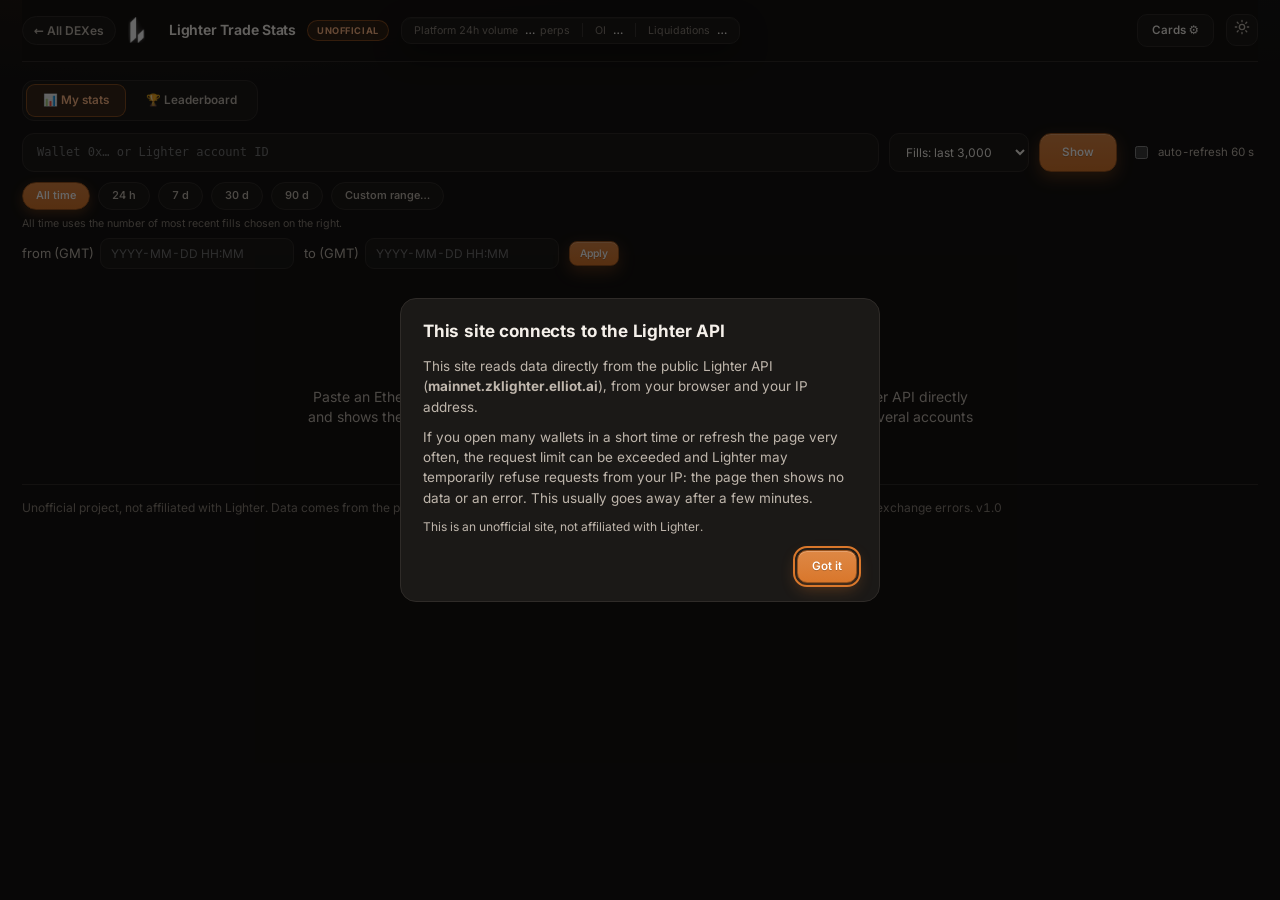
<file: lighter-stats/index.html>
<!doctype html>
<html lang="en" data-theme="dark">
<head>
<meta charset="utf-8">
<meta name="viewport" content="width=device-width,initial-scale=1">
<title>Lighter Trade Stats</title>
<meta name="description" content="Unofficial trading statistics for Lighter: PnL, volume, fees, positions, maker/taker. Enter an Ethereum address (0x…) or a Lighter account index.">
<link rel="icon" type="image/svg+xml" href="favicon.svg">
<meta property="og:title" content="Lighter Trade Stats (unofficial)">
<meta property="og:description" content="Enter an Ethereum address (0x…) or a Lighter account index to see PnL, volume, fees, positions and fill analysis.">
<meta property="og:type" content="website">
<meta name="theme-color" content="#111110">
<script src="theme.js"></script>
<link rel="stylesheet" href="style.css?v=1793263276">
<link rel="stylesheet" href="theme.css?v=1793263276">
<style>
.back{font-size:12px;font-weight:600;padding:5px 11px;border-radius:99px;border:1px solid var(--line);background:var(--surface);color:var(--ink-2,inherit);text-decoration:none;white-space:nowrap}
.back:hover{border-color:var(--accent-line,var(--s1));color:var(--ink)}
</style>
<style>
.noticedlg{border:1px solid var(--line);border-radius:16px;background:var(--surface);color:var(--ink);padding:0;width:min(480px,92vw)}
.noticedlg::backdrop{background:rgba(0,0,0,.6)}
.ndwrap{padding:20px 22px 18px}
.ndwrap h2{margin:0 0 12px;font-size:17px;letter-spacing:-.01em}
.ndwrap p{margin:0 0 10px;font-size:13.5px;line-height:1.5;color:var(--ink-2)}
.ndwrap .muted{font-size:12px}
.ndbtn{display:flex;justify-content:flex-end;margin-top:14px}
</style>
</head>
<body>
<div class="wrap">
  <header class="top">
    <a class="back" href="../index.html" title="All DEXes">← All DEXes</a>
    <a class="brand" href="index.html" title="Start page"><span class="logo"><img src="lighter-logo.png" alt="" height="24"></span><h1>Lighter Trade Stats</h1><span class="badge">unofficial</span></a>
    <div class="plat" id="plat" title="Loading platform stats…">Platform 24h volume <b class="num" id="platV">…</b><span class="muted" style="margin-left:5px">perps</span><span id="platSpotWrap" hidden> <span class="platsep">·</span> <b class="num" id="platSpot">…</b><span class="muted" style="margin-left:5px">spot</span></span><span class="platsep">·</span>OI <b class="num" id="platOI">…</b><span class="platsep">·</span>Liquidations <b class="num" id="platLiq">…</b></div>
    <span class="sp"></span>
    <button id="btnCards" class="btn" aria-expanded="false">Cards ⚙</button>
    <button id="btnTheme" class="btn" title="Theme">◐</button>
  </header>

  <nav class="tabs" id="tabs" aria-label="Sections">
    <button class="tab on" data-view="stats" type="button">📊 My stats</button>
    <button class="tab" data-view="lb" type="button">🏆 Leaderboard</button>
  </nav>

  <div id="viewStats">
  <form id="form" class="search" autocomplete="off">
    <input id="addr" type="text" spellcheck="false" placeholder="Wallet 0x… or Lighter account ID" aria-label="Wallet" autocomplete="off">
    <select id="depth" aria-label="Fills to analyze" title="How many of the most recent fills to analyze."><option value="500">Fills: last 500</option><option value="1000">Fills: last 1,000</option><option value="3000" selected>Fills: last 3,000</option><option value="10000">Fills: last 10,000</option></select>
    <button class="btn primary" type="submit">Show</button>
    <label class="chk autoref" title="Reload the data every 60 seconds"><input type="checkbox" id="auto"> auto-refresh 60 s</label>
  </form>
  <div id="recent" class="recent"></div>
  <div class="periodbar" id="periodbar" aria-label="Period"></div>
  <div class="pnote" id="pnote"></div>
  <div class="custom" id="custom" hidden>
    <label>from (GMT) <input type="text" id="pf" placeholder="YYYY-MM-DD HH:MM" maxlength="16" autocomplete="off" spellcheck="false"></label>
    <label>to (GMT) <input type="text" id="pt" placeholder="YYYY-MM-DD HH:MM" maxlength="16" autocomplete="off" spellcheck="false"></label>
    <button class="btn small primary" id="pgo" type="button">Apply</button>
  </div>
  <div id="status" class="status" role="status"></div>

  <div id="cardsPanel" class="panel" hidden>
    <div class="panel-h"><b>Cards to show</b>
      <button class="btn small" id="cardsAll">all</button><button class="btn small" id="cardsNone">none</button><button class="btn small" id="cardsReset">default</button></div>
    <div id="cardsList" class="cardslist"></div>
  </div>

  <main id="out" class="out"></main>

  <section id="welcome" class="welcome">
    <h2>Trading stats for any wallet on Lighter</h2>
    <p>Paste an Ethereum address or a Lighter account ID — the site queries the public Lighter API directly and shows the balance, positions, PnL, volume and fill analysis. An address can own several accounts (sub-accounts); pick one or look at them all.</p>
  </section>
  </div>

  <div id="viewLb" hidden>
    <div class="lbctl">
      <div class="seg lbseg" id="lbWin"></div>
      <div class="seg lbseg" id="lbSort"></div>
      <button class="btn" id="lbRefresh" type="button">↻ Refresh</button>
      <form id="lbFind" class="lbfind" autocomplete="off"><input id="lbAddr" type="text" spellcheck="false" placeholder="Find an address in this ranking…" aria-label="Address to find"><button class="btn small" type="submit">Find</button></form>
    </div>
    <div id="lbStatus" class="status" role="status"></div>
    <div id="lbFound"></div>
    <section class="card w12 lbcard"><div id="lbKpis" class="lbkpis"></div><div class="scroll" style="max-height:none"><table id="lbTable"></table></div><div id="lbPager" class="lbpager"></div><p class="note" id="lbNote"></p></section>
    <section class="card w12 lbcard" id="lbPointsCard" hidden><h2>Points<span class="sub" id="lbPointsSub"></span></h2><div class="scroll" style="max-height:none"><table id="lbPoints"></table></div><p class="note" id="lbPointsNote"></p></section>
  </div>

  <footer>
    Unofficial project, not affiliated with Lighter. Data comes from the public API <code>GET https://mainnet.zklighter.elliot.ai/api/v1</code>; it may lag or contain exchange errors.
    <span id="ver"></span>
  </footer>
</div>
<script src="app.js?v=1793700041"></script>
<dialog id="noticeDlg" class="noticedlg" aria-labelledby="noticeTitle"><div class="ndwrap">
  <h2 id="noticeTitle">This site connects to the Lighter API</h2>
  <p>This site reads data directly from the public Lighter API (<b>mainnet.zklighter.elliot.ai</b>), from your browser and your IP address.</p>
  <p>If you open many wallets in a short time or refresh the page very often, the request limit can be exceeded and Lighter may temporarily refuse requests from your IP: the page then shows no data or an error. This usually goes away after a few minutes.</p>
  <p class="muted">This is an unofficial site, not affiliated with Lighter.</p>
  <div class="ndbtn"><button class="btn primary" id="noticeOk" type="button">Got it</button></div>
</div></dialog>
<script>(function(){var dlg=document.getElementById('noticeDlg'),k='perpdex_notice_seen',seen=false;try{seen=localStorage.getItem(k)==='1';}catch(e){}if(!dlg||seen)return;dlg.addEventListener('close',function(){try{localStorage.setItem(k,'1');}catch(e){}});document.getElementById('noticeOk').onclick=function(){try{localStorage.setItem(k,'1');}catch(e){}dlg.close();};try{dlg.showModal();}catch(e){dlg.setAttribute('open','');}})();</script>
</body>
</html>
</file>
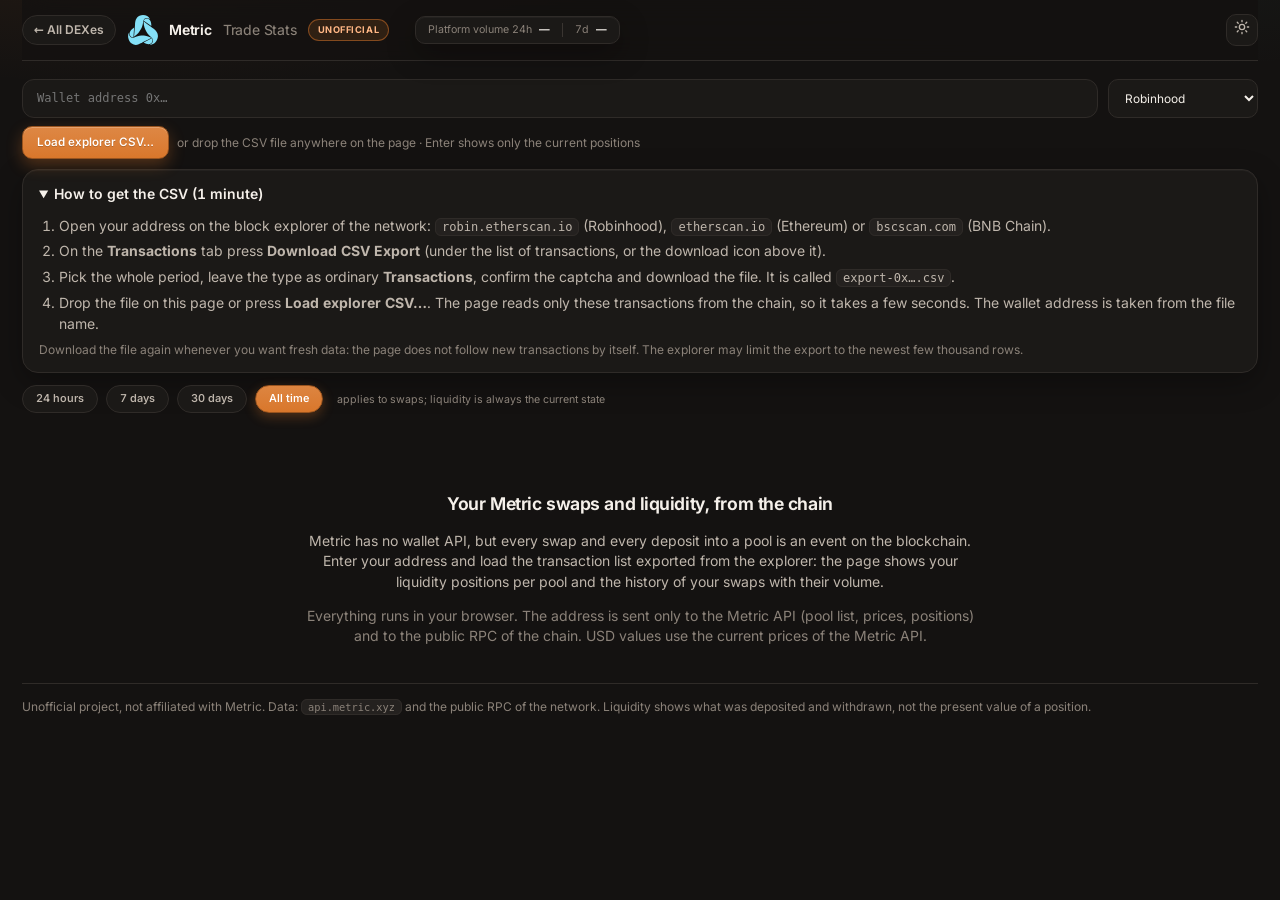
<file: metric-stats/index.html>
<!doctype html>
<html lang="en" data-theme="dark">
<head>
<meta charset="utf-8">
<meta name="viewport" content="width=device-width,initial-scale=1">
<title>Metric Trade Stats</title>
<meta name="description" content="Unofficial statistics of a wallet on Metric (onchain liquidity pools): swap volume, liquidity deposits per pool and full history, read straight from the chain.">
<link rel="icon" type="image/svg+xml" href="metric-logo.svg">
<meta name="theme-color" content="#111110">
<script src="theme.js"></script>
<link rel="stylesheet" href="style.css?v=1">
<link rel="stylesheet" href="theme.css?v=1">
<link rel="stylesheet" href="extra.css?v=1">
<style>
.back{font-size:12px;font-weight:600;padding:5px 11px;border-radius:99px;border:1px solid var(--line);background:var(--surface);color:var(--ink-2,inherit);text-decoration:none;white-space:nowrap}
.back:hover{border-color:var(--accent-line,var(--s1));color:var(--ink)}
</style>
</head>
<body>
<div class="wrap">
  <header class="top">
    <a class="back" href="../index.html" title="All DEXes">← All DEXes</a>
    <a class="brand" href="./" title="Metric Trade Stats"><img class="mlogo" src="metric-logo.svg" alt="" width="30" height="30"><h1>Metric</h1><h1 class="thin">Trade Stats</h1><span class="badge">unofficial</span></a>
    <span id="plat" class="plat" tabindex="0" hidden>Platform volume 24h <b id="platVol24" class="num">—</b><span class="platsep"></span>7d <b id="platVol7" class="num">—</b><span class="plattip" id="platTip"></span></span>
    <span class="sp"></span>
    <button id="btnTheme" class="btn" title="Theme">◐</button>
  </header>

  <form id="form" class="search" autocomplete="off">
    <input id="addr" type="text" spellcheck="false" placeholder="Wallet address 0x…" aria-label="Wallet address" autocomplete="off">
    <select id="chain" aria-label="Network" title="Network"></select>
    <input id="rpcUrl" type="text" spellcheck="false" placeholder="RPC URL that allows browser access" aria-label="RPC URL" hidden>
  </form>
  <div class="actions">
    <button class="btn primary" id="btnCsv" type="button">Load explorer CSV…</button>
    <input id="csvFile" type="file" accept=".csv,.txt,text/csv,text/plain" hidden>
    <span class="muted hint">or drop the CSV file anywhere on the page · Enter shows only the current positions</span>
  </div>
  <details id="howto" class="panel howto" open>
    <summary>How to get the CSV (1 minute)</summary>
    <ol>
      <li>Open your address on the block explorer of the network: <code>robin.etherscan.io</code> (Robinhood), <code>etherscan.io</code> (Ethereum) or <code>bscscan.com</code> (BNB Chain).</li>
      <li>On the <b>Transactions</b> tab press <b>Download CSV Export</b> (under the list of transactions, or the download icon above it).</li>
      <li>Pick the whole period, leave the type as ordinary <b>Transactions</b>, confirm the captcha and download the file. It is called <code>export-0x….csv</code>.</li>
      <li>Drop the file on this page or press <b>Load explorer CSV…</b>. The page reads only these transactions from the chain, so it takes a few seconds. The wallet address is taken from the file name.</li>
    </ol>
    <p class="muted">Download the file again whenever you want fresh data: the page does not follow new transactions by itself. The explorer may limit the export to the newest few thousand rows.</p>
  </details>
  <div id="recent" class="recent"></div>
  <div class="periodbar" id="periodbar" aria-label="Period for swaps"></div>
  <div id="status" class="status" role="status"></div>

  <main id="out" class="out"></main>

  <section id="welcome" class="welcome">
    <h2>Your Metric swaps and liquidity, from the chain</h2>
    <p>Metric has no wallet API, but every swap and every deposit into a pool is an event on the blockchain. Enter your address and load the transaction list exported from the explorer: the page shows your liquidity positions per pool and the history of your swaps with their volume.</p>
    <p class="muted">Everything runs in your browser. The address is sent only to the Metric API (pool list, prices, positions) and to the public RPC of the chain. USD values use the current prices of the Metric API.</p>
  </section>

  <footer>
    Unofficial project, not affiliated with Metric. Data: <code>api.metric.xyz</code> and the public RPC of the network. Liquidity shows what was deposited and withdrawn, not the present value of a position.
  </footer>
</div>
<script src="app.js?v=12"></script>
</body>
</html>
</file>
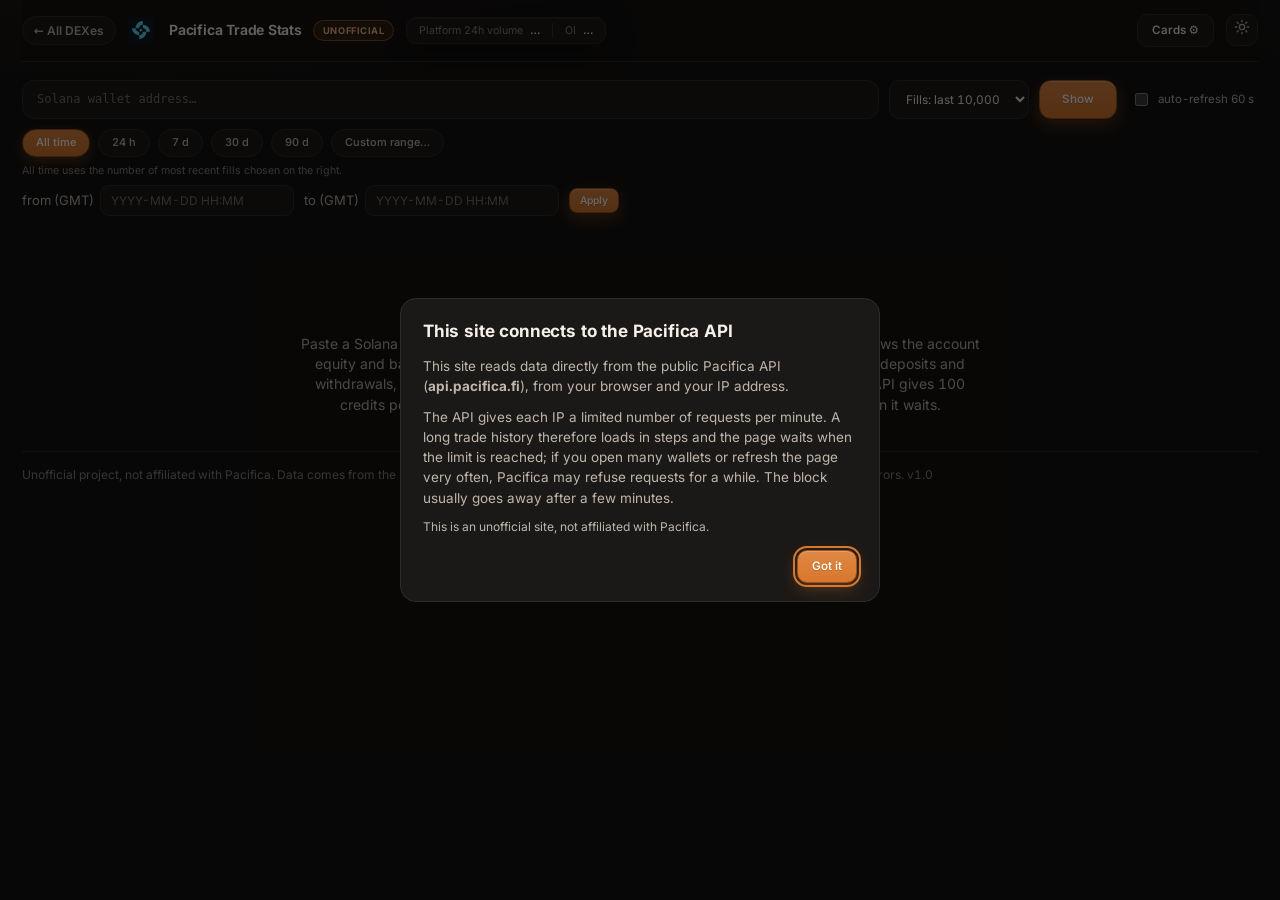
<file: pacifica_fi/index.html>
<!doctype html>
<html lang="en" data-theme="dark">
<head>
<meta charset="utf-8">
<meta name="viewport" content="width=device-width,initial-scale=1">
<title>Pacifica Trade Stats</title>
<meta name="description" content="Unofficial trading statistics for Pacifica: PnL, volume, fees, positions, funding, maker/taker. Enter a Solana wallet address.">
<link rel="icon" type="image/svg+xml" href="icon.svg">
<meta property="og:title" content="Pacifica Trade Stats (unofficial)">
<meta property="og:description" content="Enter a Solana wallet address to see PnL, volume, fees, positions and fill analysis.">
<meta property="og:type" content="website">
<meta name="theme-color" content="#111110">
<script src="theme.js"></script>
<link rel="stylesheet" href="style.css?v=1793262897">
<link rel="stylesheet" href="theme.css?v=1793263110">
<style>
.back{font-size:12px;font-weight:600;padding:5px 11px;border-radius:99px;border:1px solid var(--line);background:var(--surface);color:var(--ink-2,inherit);text-decoration:none;white-space:nowrap}
.back:hover{border-color:var(--accent-line,var(--s1));color:var(--ink)}
</style>
<style>
.noticedlg{border:1px solid var(--line);border-radius:16px;background:var(--surface);color:var(--ink);padding:0;width:min(480px,92vw)}
.noticedlg::backdrop{background:rgba(0,0,0,.6)}
.ndwrap{padding:20px 22px 18px}
.ndwrap h2{margin:0 0 12px;font-size:17px;letter-spacing:-.01em}
.ndwrap p{margin:0 0 10px;font-size:13.5px;line-height:1.5;color:var(--ink-2)}
.ndwrap .muted{font-size:12px}
.ndbtn{display:flex;justify-content:flex-end;margin-top:14px}
</style>
</head>
<body>
<div class="wrap">
  <header class="top">
    <a class="back" href="../index.html" title="All DEXes">← All DEXes</a>
    <a class="brand" href="index.html" title="Start page"><span class="logo"><img src="icon.svg" alt="" width="26" height="26"></span><h1>Pacifica Trade Stats</h1><span class="badge">unofficial</span></a>
    <div class="plat" id="plat" title="Loading platform stats…">Platform 24h volume <b class="num" id="platV">…</b><span class="platsep">·</span>OI <b class="num" id="platOI">…</b></div>
    <span class="sp"></span>
    <button id="btnCards" class="btn" aria-expanded="false">Cards ⚙</button>
    <button id="btnTheme" class="btn" title="Theme">◐</button>
  </header>

  <div id="viewStats">
  <form id="form" class="search" autocomplete="off">
    <input id="addr" type="text" spellcheck="false" placeholder="Solana wallet address…" aria-label="Wallet" autocomplete="off">
    <select id="depth" aria-label="Fills to analyze" title="How many of the most recent fills to analyze."><option value="1000">Fills: last 1,000</option><option value="3000">Fills: last 3,000</option><option value="10000" selected>Fills: last 10,000</option></select>
    <button class="btn primary" type="submit">Show</button>
    <label class="chk autoref" title="Reload the data every 60 seconds"><input type="checkbox" id="auto"> auto-refresh 60 s</label>
  </form>
  <div id="recent" class="recent"></div>
  <div class="periodbar" id="periodbar" aria-label="Period"></div>
  <div class="pnote" id="pnote"></div>
  <div class="custom" id="custom" hidden>
    <label>from (GMT) <input type="text" id="pf" placeholder="YYYY-MM-DD HH:MM" maxlength="16" autocomplete="off" spellcheck="false"></label>
    <label>to (GMT) <input type="text" id="pt" placeholder="YYYY-MM-DD HH:MM" maxlength="16" autocomplete="off" spellcheck="false"></label>
    <button class="btn small primary" id="pgo" type="button">Apply</button>
  </div>
  <div id="status" class="status" role="status"></div>

  <div id="cardsPanel" class="panel" hidden>
    <div class="panel-h"><b>Cards to show</b>
      <button class="btn small" id="cardsAll">all</button><button class="btn small" id="cardsNone">none</button><button class="btn small" id="cardsReset">default</button></div>
    <div id="cardsList" class="cardslist"></div>
  </div>

  <main id="out" class="out"></main>

  <section id="welcome" class="welcome">
    <h2>Trading stats for any wallet on Pacifica</h2>
    <p>Paste a Solana wallet address — the site queries the public Pacifica API directly and shows the account equity and balance, PnL, volume, fees, open positions with liquidation prices, funding, deposits and withdrawals, orders, vaults and a fill analysis. No key and no sign-in are needed; the API gives 100 credits per minute to an IP, so a long history loads in steps and the page says when it waits.</p>
  </section>
  </div>

  <footer>
    Unofficial project, not affiliated with Pacifica. Data comes from the public API <code>GET https://api.pacifica.fi/api/v1</code>; it may lag or contain exchange errors.
    <span id="ver"></span>
  </footer>
</div>
<script src="app.js?v=1793700023"></script>
<dialog id="noticeDlg" class="noticedlg" aria-labelledby="noticeTitle"><div class="ndwrap">
  <h2 id="noticeTitle">This site connects to the Pacifica API</h2>
  <p>This site reads data directly from the public Pacifica API (<b>api.pacifica.fi</b>), from your browser and your IP address.</p>
  <p>The API gives each IP a limited number of requests per minute. A long trade history therefore loads in steps and the page waits when the limit is reached; if you open many wallets or refresh the page very often, Pacifica may refuse requests for a while. The block usually goes away after a few minutes.</p>
  <p class="muted">This is an unofficial site, not affiliated with Pacifica.</p>
  <div class="ndbtn"><button class="btn primary" id="noticeOk" type="button">Got it</button></div>
</div></dialog>
<script>(function(){var dlg=document.getElementById('noticeDlg'),k='perpdex_notice_seen',seen=false;try{seen=localStorage.getItem(k)==='1';}catch(e){}if(!dlg||seen)return;dlg.addEventListener('close',function(){try{localStorage.setItem(k,'1');}catch(e){}});document.getElementById('noticeOk').onclick=function(){try{localStorage.setItem(k,'1');}catch(e){}dlg.close();};try{dlg.showModal();}catch(e){dlg.setAttribute('open','');}})();</script>
</body>
</html>
</file>
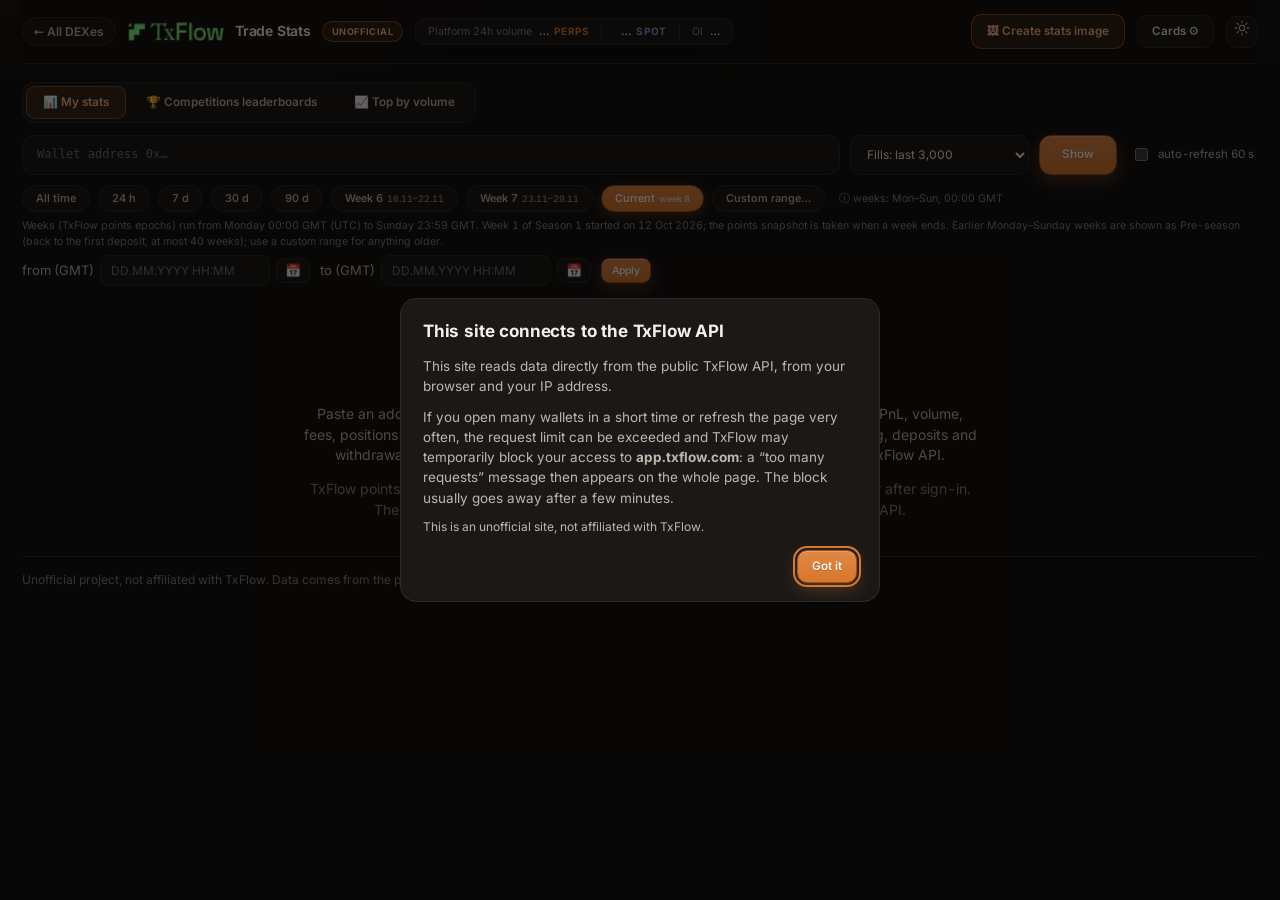
<file: txflow-stats/index.html>
<!doctype html>
<html lang="en" data-theme="dark">
<head>
<meta charset="utf-8">
<meta name="viewport" content="width=device-width,initial-scale=1">
<title>TxFlow Trade Stats</title>
<meta name="description" content="Unofficial trading statistics for TxFlow: PnL, volume, fees, positions, liquidations, maker/taker. Enter a trading address.">
<link rel="icon" type="image/svg+xml" href="favicon.svg">
<meta property="og:title" content="TxFlow Trade Stats (unofficial)">
<meta property="og:description" content="Enter a TxFlow trading address to see PnL, volume, fees, positions, liquidation prices and a weekly stats image.">
<meta property="og:type" content="website">
<meta name="theme-color" content="#111110">
<script src="theme.js"></script>
<link rel="stylesheet" href="style.css?v=1793445123">
<link rel="stylesheet" href="theme.css?v=1793263110">
<style>
.back{font-size:12px;font-weight:600;padding:5px 11px;border-radius:99px;border:1px solid var(--line);background:var(--surface);color:var(--ink-2,inherit);text-decoration:none;white-space:nowrap}
.back:hover{border-color:var(--accent-line,var(--s1));color:var(--ink)}
</style>
</head>
<body>
<div class="wrap">
  <header class="top">
    <a class="back" href="../index.html" title="All DEXes">← All DEXes</a>
    <a class="brand" href="index.html" title="Start page"><span class="logo"><img src="txflow-logo-t.png" alt="TxFlow" width="54" height="23"></span><h1>Trade Stats</h1><span class="badge">unofficial</span></a>
    <div class="plat" id="plat" title="Loading platform stats…">Platform 24h volume <b class="num" id="platV">…</b><span class="plattag perp">perps</span><span class="platsep">·</span><b class="num" id="platSpot">…</b><span class="plattag spot">spot</span><span class="platsep">·</span>OI <b class="num" id="platOI">…</b></div>
    <span class="sp"></span>
    <button id="btnShare" class="btn primary" title="Create a weekly stats image (PNG) to share, e.g. in Discord">🖼 Create stats image</button>
    <button id="btnCards" class="btn" aria-expanded="false">Cards ⚙</button>
    <button id="btnTheme" class="btn" title="Theme">◐</button>
  </header>

  <nav class="tabs" id="tabs" aria-label="Sections">
    <button class="tab on" data-view="stats" type="button">📊 My stats</button>
    <button class="tab" data-view="lb" type="button">🏆 Competitions leaderboards</button>
    <button class="tab" data-view="top" type="button">📈 Top by volume</button>
  </nav>

  <div id="viewStats">

  <form id="form" class="search" autocomplete="off">
    <input id="addr" type="text" spellcheck="false" placeholder="Wallet address 0x…" aria-label="Wallet address" autocomplete="off">
    <select id="depth" aria-label="Fills to analyze" title="How many of the most recent fills to analyze. If the analysis looks incomplete, pick a larger number.">
      <option value="1500">Fills: last 1,500</option><option value="3000" selected>Fills: last 3,000</option><option value="9000">Fills: last 9,000</option><option value="30000">Fills: last 30,000 (slow)</option></select>
    <button class="btn primary" type="submit">Show</button>
    <label class="chk autoref" title="Reload the data every 60 seconds"><input type="checkbox" id="auto"> auto-refresh 60 s</label>
  </form>
  <div id="recent" class="recent"></div>
  <div class="periodbar" id="periodbar" aria-label="Period"></div>
  <div class="pnote" id="pnote"></div>
  <div class="custom" id="custom" hidden>
    <label>from (GMT) <input type="text" id="pf" data-cal placeholder="DD.MM.YYYY HH:MM" maxlength="16" autocomplete="off" spellcheck="false"><button type="button" class="calbtn" data-cal="pf" aria-label="Pick start date">📅</button></label>
    <label>to (GMT) <input type="text" id="pt" data-cal placeholder="DD.MM.YYYY HH:MM" maxlength="16" autocomplete="off" spellcheck="false"><button type="button" class="calbtn" data-cal="pt" aria-label="Pick end date">📅</button></label>
    <button class="btn small primary" id="pgo" type="button">Apply</button>
  </div>
  <div id="status" class="status" role="status"></div>

  <div id="cardsPanel" class="panel" hidden>
    <div class="panel-h"><b>Cards to show</b>
      <button class="btn small" id="cardsAll">all</button><button class="btn small" id="cardsNone">none</button><button class="btn small" id="cardsReset">default</button></div>
    <div id="cardsList" class="cardslist"></div>
  </div>

  <main id="out" class="out"></main>

  <section id="welcome" class="welcome">
    <h2>Trading stats for any address on TxFlow</h2>
    <p>Paste an address — the site queries the public TxFlow API directly and shows equity, PnL, volume, fees, positions with liquidation prices, maker/taker split, per-market breakdown, funding, deposits and withdrawals. No keys or sign-in needed; the address is sent nowhere except the TxFlow API.</p>
    <p class="muted">TxFlow points are not shown per address: the API returns them only to the wallet owner after sign-in. There is also no per-address leaderboard rank or equity history in the public API.</p>
  </section>

  </div>

  <div id="viewTop" hidden>
    <p class="note" style="margin:0 0 10px">Ranking of the <b>known TxFlow wallets</b> by trading volume. Volume, PnL and balance of each wallet are calculated by TxFlow; the data is refreshed continuously (24 hours every 15 minutes, 7 days every hour, 30 days every 6 hours, all time daily).</p>
    <div class="lbctl">
      <div class="seg lbseg" id="topSel"></div>
      <div class="seg lbseg" id="topSortSel" title="Sort the ranking"></div>
      <form id="topFind" class="lbfind" autocomplete="off"><input id="topAddr" type="text" spellcheck="false" placeholder="Find an address in this ranking…" aria-label="Address to find"><button class="btn small" type="submit">Find</button></form>
    </div>
    <div id="topFound"></div>
    <div class="toppager" id="topPagerA"></div>
    <section class="card w12 lbcard"><div id="topKpis" class="lbkpis"></div><div class="scroll" style="max-height:none"><table id="topTable"></table></div><p class="note" id="topNote"></p></section>
    <div class="toppager" id="topPagerB"></div>
  </div>

  <div id="viewLb" hidden>
    <p class="note" style="margin:0 0 10px">Rankings of the <b>past trading competitions</b> of TxFlow (Trader Royale, Bull Pit): each has its own period and prize pool. TxFlow publishes no all-time or per-period ranking of PnL or volume, only these top 50 lists.</p>
    <div class="lbctl">
      <div class="seg lbseg" id="lbSel"></div>
      <button class="btn" id="lbRefresh" type="button">↻ Refresh</button>
      <form id="lbFind" class="lbfind" autocomplete="off"><input id="lbAddr" type="text" spellcheck="false" placeholder="Find an address in this ranking…" aria-label="Address to find"><button class="btn small" type="submit">Find</button></form>
    </div>
    <div id="lbStatus" class="status" role="status"></div>
    <div id="lbFound"></div>
    <section class="card w12 lbcard"><div id="lbKpis" class="lbkpis"></div><div class="scroll" style="max-height:none"><table id="lbTable"></table></div><p class="note" id="lbNote"></p></section>
  </div>

  <footer>
    Unofficial project, not affiliated with TxFlow. Data comes from the public API <code>api.txflow.com</code>; it may lag or contain exchange errors.
    <span id="ver"></span>
  </footer>
</div>

<dialog id="shareDlg" class="sharedlg"><div class="shwrap">
  <div class="shhead"><b class="shtitle">CREATE STATS IMAGE · PNG FOR DISCORD</b>
    <button class="btn small" id="shPrev" aria-label="Previous week">‹</button><b id="shWeek">Week</b><button class="btn small" id="shNext" aria-label="Next week">›</button>
    <span class="sp"></span><button class="btn small" id="shClose" aria-label="Close">✕</button></div>
  <div class="shbody">
    <div class="shform">
      <p class="shnote shinfo">Only what you see on the card is included: no wallet address, no balances. Points and rank are typed by you — the TxFlow API does not expose them per wallet.</p>
      <label>Display name<input id="shName" type="text" placeholder="TxFlow Trade Stats" maxlength="28"></label>
      <label>Points this week <small>(from the TxFlow points page)</small><input id="shPts" type="number" step="any" min="0"></label>
      <label>Rank (optional)<input id="shRank" type="number" step="1" min="1"></label>
      <div class="shbg"><span>Background image <small>(optional)</small></span>
        <div class="shbgrow"><button class="btn small" id="shBgBtn" type="button">Choose image…</button><button class="btn small" id="shBgClear" type="button">remove</button></div>
        <input id="shBg" type="file" accept="image/*" hidden>
        <label class="shdim">Dimming <input id="shDim" type="range" min="0" max="85" value="55"><span id="shDimV">55%</span></label>
        <div class="shnote" id="shBgNote">No background selected.</div></div>
      <div class="shbtns"><button class="btn primary" id="shDl">Download PNG</button><button class="btn" id="shCopy">Copy image</button></div>
      <div class="shnote" id="shMsg"></div>
      <p class="shnote">Weeks run from Monday 00:00 GMT (UTC) to Sunday 23:59 GMT; Week 1 of Season 1 started on 12 Oct 2026.</p>
    </div>
    <div class="shprev"><div class="shscroll"><canvas id="shCv" width="720" height="486" style="width:720px;height:486px"></canvas></div><div class="shdims" id="shDims"></div>
    <div class="shslots" id="shSlotsBox">
      <div class="shslotsh"><b>Card stats</b> <small>pick any 6 · the boxes match the positions on the card (row 1: 1–3, row 2: 4–6)</small>
        <span class="shpresets" id="shPresets"><button class="btn small" data-preset="default" type="button">Default</button><button class="btn small" data-preset="activity" type="button">Activity</button><button class="btn small" data-preset="trader" type="button">Trader</button></span></div>
      <div class="shslotsgrid" id="shSlots"></div>
      <label class="chk"><input type="checkbox" id="shPnl" checked> show profit / loss stats <small>(unchecking replaces P&amp;L stats with activity stats; picking a P&amp;L stat checks it again)</small></label>
    </div>
    </div>
  </div>
</div></dialog>
<div id="cal" class="cal" hidden></div>
<dialog id="noticeDlg" class="noticedlg" aria-labelledby="noticeTitle"><div class="ndwrap">
  <h2 id="noticeTitle">This site connects to the TxFlow API</h2>
  <p>This site reads data directly from the public TxFlow API, from your browser and your IP address.</p>
  <p>If you open many wallets in a short time or refresh the page very often, the request limit can be exceeded and TxFlow may temporarily block your access to <b>app.txflow.com</b>: a “too many requests” message then appears on the whole page. The block usually goes away after a few minutes.</p>
  <p class="muted">This is an unofficial site, not affiliated with TxFlow.</p>
  <div class="ndbtn"><button class="btn primary" id="noticeOk" type="button">Got it</button></div>
</div></dialog>
<script>
/* where the data files come from: next to this page when it is opened locally, from the data repository (updated by the server bots) on the web */
window.TF_DATA_BASE = /^(localhost|127\.0\.0\.1|)$/.test(location.hostname) && !/[?&]data=web/.test(location.search) ? '' : 'https://bubblelv666.github.io/txflow-top-data/';
document.write('<script src="' + TF_DATA_BASE + 'known-wallets.js"><\/script>');
</script>

<script src="competitions-data.js"></script>

<script>document.write('<script src="' + TF_DATA_BASE + 'top-volume-data.js"><\/script>');</script>

<script src="app.js?v=1793700011"></script>
</body>
</html>
</file>
<file: theme.css>
/* Shared design system of all Perp DEX Stats sites: warm graphite (dark) and warm paper (light) with a muted burnt-orange accent.
   Loaded after each site's own style.css: it only overrides tokens and refines components. */
@font-face{font-family:"Inter";src:url("fonts/InterVariable.woff2") format("woff2");font-weight:100 900;font-style:normal;font-display:swap}
:root{--ff:"Inter",system-ui,-apple-system,"Segoe UI",Roboto,sans-serif;--ff-mono:ui-monospace,"JetBrains Mono","SF Mono",Menlo,Consolas,monospace;--r:16px;--r-s:11px;--ease:cubic-bezier(.2,.7,.2,1)}
:root[data-theme="dark"],:root:where(:not([data-theme="light"])){
  color-scheme:dark;
  --bg:#141211;--bg-2:#100e0d;--surface:#1b1917;--surface-2:#24211f;--surface-3:#2b2825;--line:#2f2b28;--line-2:#3a3531;--grid:#25221f;
  --ink:#f5f0ea;--ink-2:#bfb6ac;--ink-3:#8b8279;
  --s1:#d9772b;--s2:#d9a043;--s3:#4fa58f;--s4:#9b8fd3;--accent-ink:#ffb785;--accent-soft:rgba(217,119,43,.14);--accent-line:rgba(217,119,43,.5);
  --good:#3fbf7f;--bad:#f0605f;--warn:#dba94a;--good-bg:rgba(63,191,127,.13);--bad-bg:rgba(240,96,95,.13);--warn-bg:rgba(219,169,74,.14);
  --shadow:0 1px 0 rgba(255,255,255,.035) inset,0 10px 30px rgba(0,0,0,.30);--glow:radial-gradient(900px 340px at 12% -150px,rgba(217,119,43,.13),transparent 70%);--glow2:radial-gradient(800px 300px at 92% -140px,rgba(79,165,143,.07),transparent 70%)
}
:root[data-theme="light"]{
  color-scheme:light;
  --bg:#f6f3ee;--bg-2:#efeae3;--surface:#ffffff;--surface-2:#f4efe8;--surface-3:#ece5db;--line:#e6dfd5;--line-2:#d8cfc2;--grid:#eee8df;
  --ink:#1e1a17;--ink-2:#5d554d;--ink-3:#8d8479;
  --s1:#c8681f;--s2:#c48a2c;--s3:#3b8f77;--s4:#7b6bb7;--accent-ink:#a9500f;--accent-soft:rgba(200,104,31,.10);--accent-line:rgba(200,104,31,.45);
  --good:#169a5c;--bad:#d03b3b;--warn:#b98320;--good-bg:rgba(22,154,92,.10);--bad-bg:rgba(208,59,59,.09);--warn-bg:rgba(185,131,32,.12);
  --shadow:0 1px 2px rgba(60,40,20,.05),0 8px 26px rgba(60,40,20,.06);--glow:radial-gradient(900px 340px at 12% -150px,rgba(200,104,31,.12),transparent 70%);--glow2:radial-gradient(800px 300px at 92% -140px,rgba(59,143,119,.07),transparent 70%)
}
html,body{background:var(--bg);color:var(--ink);font-family:var(--ff);font-feature-settings:"cv11","ss01","tnum";-webkit-font-smoothing:antialiased;text-rendering:optimizeLegibility}
body{background:var(--glow),var(--glow2),var(--bg);background-repeat:no-repeat;min-height:100vh}
*{scrollbar-width:thin;scrollbar-color:var(--line-2) transparent}
::-webkit-scrollbar{width:9px;height:9px}::-webkit-scrollbar-thumb{background:var(--line-2);border-radius:9px;border:2px solid transparent;background-clip:content-box}::-webkit-scrollbar-thumb:hover{background:var(--ink-3);background-clip:content-box}
::selection{background:var(--accent-soft);color:var(--ink)}
.num,td,th,.big,.row b{font-variant-numeric:tabular-nums}
code{background:var(--surface-2);border:1px solid var(--line);border-radius:6px;font-family:var(--ff-mono);font-size:.86em;padding:1px 6px}
a{color:var(--accent-ink)}

/* ------------------------------------------------ header */
.wrap{max-width:1400px;padding:0 22px 28px}
.top{gap:12px;padding:14px 0;margin-bottom:18px;border-bottom:1px solid var(--line);position:sticky;top:0;z-index:20;background:color-mix(in srgb,var(--bg) 82%,transparent);backdrop-filter:blur(14px);-webkit-backdrop-filter:blur(14px)}
a.brand,.brand{display:flex;align-items:center;gap:11px;color:var(--ink);text-decoration:none}
.logo{width:auto;height:auto;min-width:30px;background:transparent;border-radius:0;display:flex;align-items:center}
.logo img,.blogo{height:26px;width:auto;max-width:96px;object-fit:contain}
h1{font-size:1rem;font-weight:650;letter-spacing:-.015em;color:var(--ink)}
a.brand:hover h1{text-decoration:none;color:var(--accent-ink)}
.badge{font-size:.66rem;letter-spacing:.06em;text-transform:uppercase;font-weight:700;padding:3px 9px;border-radius:99px;background:var(--accent-soft);color:var(--accent-ink);border:1px solid var(--accent-line)}
.plat{display:inline-flex;align-items:center;gap:0;font-size:.76rem;color:var(--ink-3);padding:5px 12px;border:1px solid var(--line);border-radius:10px;background:var(--surface);box-shadow:var(--shadow)}
.plat b{color:var(--ink);font-weight:650;margin-left:7px;font-variant-numeric:tabular-nums}
.platsep{margin:0 12px;height:14px;width:1px;background:var(--line-2);display:inline-block;overflow:hidden;color:transparent}
#btnTheme{width:32px;height:32px;padding:0;border-radius:10px;font-size:0;display:inline-grid;place-items:center;position:relative}
#btnTheme::before{content:"";width:16px;height:16px;background:var(--ink-2);-webkit-mask:var(--ti) center/contain no-repeat;mask:var(--ti) center/contain no-repeat}
:root[data-theme="dark"] #btnTheme{--ti:url("data:image/svg+xml,%3Csvg xmlns='http://www.w3.org/2000/svg' viewBox='0 0 24 24' fill='none' stroke='black' stroke-width='2' stroke-linecap='round' stroke-linejoin='round'%3E%3Ccircle cx='12' cy='12' r='4'/%3E%3Cpath d='M12 2v2M12 20v2M4.9 4.9l1.4 1.4M17.7 17.7l1.4 1.4M2 12h2M20 12h2M4.9 19.1l1.4-1.4M17.7 6.3l1.4-1.4'/%3E%3C/svg%3E")}
:root[data-theme="light"] #btnTheme{--ti:url("data:image/svg+xml,%3Csvg xmlns='http://www.w3.org/2000/svg' viewBox='0 0 24 24' fill='none' stroke='black' stroke-width='2' stroke-linecap='round' stroke-linejoin='round'%3E%3Cpath d='M21 12.8A9 9 0 1 1 11.2 3a7 7 0 0 0 9.8 9.8z'/%3E%3C/svg%3E")}

/* logos are drawn for dark backgrounds: on the light theme they are darkened (monochrome ones) or deepened (coloured ones) */
:root[data-theme="light"] img[src*="arcus-logo"],:root[data-theme="light"] img[src*="bulk"],:root[data-theme="light"] img[src*="lighter"]{filter:brightness(.26) contrast(1.15)}
:root[data-theme="light"] img[src*="txflow"]{filter:brightness(.62) saturate(1.4)}
:root[data-theme="light"] img[src*="hyperliquid"]{filter:brightness(.5) saturate(1.9)}

/* ------------------------------------------------ controls */
.btn{font-family:inherit;font-weight:560;font-size:.83rem;color:var(--ink);background:var(--surface);border:1px solid var(--line);border-radius:10px;padding:7px 14px;transition:background .15s,border-color .15s,transform .15s,box-shadow .15s}
.btn:hover{background:var(--surface-2);border-color:var(--line-2)}
.btn:active{transform:translateY(1px)}
.btn.primary{color:#fff;background:linear-gradient(180deg,color-mix(in srgb,var(--s1) 88%,#fff) 0%,var(--s1) 100%);border-color:color-mix(in srgb,var(--s1) 70%,#000);box-shadow:0 1px 0 rgba(255,255,255,.22) inset,0 6px 16px color-mix(in srgb,var(--s1) 32%,transparent);text-shadow:0 1px 0 rgba(0,0,0,.18)}
.btn.primary:hover{background:linear-gradient(180deg,color-mix(in srgb,var(--s1) 80%,#fff) 0%,color-mix(in srgb,var(--s1) 92%,#000) 100%)}
.btn.small{padding:4px 10px;font-size:.74rem;border-radius:8px}
.btn.tiny{padding:2px 9px;font-size:.72rem;border-radius:8px}
.btn:focus-visible,input:focus-visible,select:focus-visible,.pbtn:focus-visible,.tab:focus-visible{outline:2px solid var(--s1);outline-offset:2px}
input[type=text],input[type=number],select{font-family:inherit;font-size:.85rem;background:var(--surface);color:var(--ink);border:1px solid var(--line);border-radius:10px;padding:8px 12px;transition:border-color .15s,box-shadow .15s}
input[type=text]:focus,select:focus{border-color:var(--accent-line);box-shadow:0 0 0 4px var(--accent-soft);outline:none}
.search{gap:10px}
.search input{font-family:var(--ff-mono);font-size:.86rem;padding:10px 14px;border-radius:12px}
.search .btn{border-radius:12px;padding:0 22px}
.chip{background:var(--surface);border:1px solid var(--line);color:var(--ink-2);font-family:var(--ff-mono);font-size:.74rem;padding:4px 11px}
.chip:hover{border-color:var(--accent-line);color:var(--accent-ink)}
.chk{color:var(--ink-2);font-size:.82rem}
.chk input{accent-color:var(--s1)}

/* tabs: pill group */
.tabs{display:inline-flex;gap:3px;padding:3px;margin:0 0 12px;border:1px solid var(--line);border-radius:12px;background:var(--surface)}
.tab{border:1px solid transparent;border-radius:9px;padding:7px 16px;margin:0;font-family:inherit;font-weight:600;font-size:.84rem;color:var(--ink-2)}
.tab:hover{color:var(--ink);background:var(--surface-2)}
.tab.on{color:var(--accent-ink);background:var(--accent-soft);border-color:var(--accent-line)}
:root[data-theme="light"] .tab.on{color:#fff;background:var(--s1);border-color:var(--s1)}

/* period pills */
.periodbar{gap:8px;margin:2px 0 6px}
.pbtn{font-family:inherit;font-weight:560;font-size:.78rem;color:var(--ink-2);background:var(--surface);border:1px solid var(--line);border-radius:99px;padding:5px 13px;transition:all .15s}
.pbtn:hover{border-color:var(--line-2);color:var(--ink);background:var(--surface-2)}
.pbtn.on{color:#fff;background:linear-gradient(180deg,color-mix(in srgb,var(--s1) 90%,#fff),var(--s1));border-color:color-mix(in srgb,var(--s1) 70%,#000);box-shadow:0 4px 12px color-mix(in srgb,var(--s1) 30%,transparent)}
.pbtn small{opacity:.7}
.pdesc,.pnote{color:var(--ink-3);font-size:.76rem}
.custom{color:var(--ink-2)}
.custom input{border-radius:9px;padding:6px 10px}

/* segmented controls (leaderboard) */
.seg{border-radius:12px;background:var(--surface);border-color:var(--line);padding:3px;gap:2px}
.seg button{font-family:inherit;font-weight:560;font-size:.78rem;padding:5px 11px;border-radius:8px;color:var(--ink-2)}
.seg button:hover{color:var(--ink);background:var(--surface-2)}
.seg button.on{background:var(--s1);color:#fff;box-shadow:0 3px 10px color-mix(in srgb,var(--s1) 28%,transparent)}
.lbfind input{border-radius:11px}

#btnShare{background:var(--accent-soft)!important;color:var(--accent-ink)!important;border:1px solid var(--accent-line)!important;box-shadow:none!important;text-shadow:none!important;font-weight:600!important;font-size:.84rem!important;padding:8px 15px!important;border-radius:11px!important;transform:none!important}
#btnShare:hover{background:color-mix(in srgb,var(--s1) 22%,transparent)!important;transform:none!important}
:root[data-theme="light"] #btnShare{color:var(--accent-ink)!important}

/* ------------------------------------------------ cards */
.out{gap:12px;margin-top:6px}
.card{position:relative;background:linear-gradient(180deg,color-mix(in srgb,var(--surface) 100%,#fff 3%),var(--surface));border:1px solid var(--line);border-radius:var(--r);padding:14px 16px;box-shadow:var(--shadow);transition:border-color .2s,box-shadow .2s}
.card:hover{border-color:var(--line-2)}
.card::after{content:"";position:absolute;left:14px;right:14px;top:0;height:1px;background:linear-gradient(90deg,transparent,rgba(255,255,255,.13),transparent);pointer-events:none}
:root[data-theme="light"] .card::after{background:linear-gradient(90deg,transparent,rgba(200,104,31,.22),transparent)}

.card h2,.card>h2{display:flex;align-items:center;gap:9px;margin:0 0 10px;font-size:.92rem;font-weight:620;letter-spacing:-.01em;text-transform:none;color:var(--ink)}
.card>h2::before{content:"";flex:none;width:24px;height:24px;border-radius:7px;background:var(--ic) center/13px no-repeat,var(--accent-soft);border:1px solid var(--accent-line)}
.card>h2 .sub{margin-left:auto;font-size:.74rem;font-weight:450;color:var(--ink-3);text-align:right}
.big{font-size:1.7rem;font-weight:660;letter-spacing:-.035em;line-height:1.1}
.rows{gap:6px;margin-top:8px}
.row{font-size:.85rem;align-items:baseline}
.row span:first-child{color:var(--ink-3)}
.row b{font-weight:600;color:var(--ink)}
.row[data-tip]>span:first-child{border-bottom-color:var(--line-2)}
.note{color:var(--ink-3);font-size:.75rem;line-height:1.5}
.empty{color:var(--ink-3)}
.pos{color:var(--good)}.neg{color:var(--bad)}.muted{color:var(--ink-3)}
.hdr{padding:2px 2px 2px;gap:10px}
.hdr code{font-family:var(--ff-mono);background:var(--surface);padding:3px 9px;border-radius:8px;font-size:.76rem}
.tag{font-size:.68rem;font-weight:600;padding:1px 8px;border-radius:99px;background:var(--surface-2);color:var(--ink-2);border:1px solid var(--line)}
.tag.ok{background:var(--good-bg);color:var(--good);border-color:color-mix(in srgb,var(--good) 40%,transparent)}
.tag.bad{background:var(--bad-bg);color:var(--bad);border-color:color-mix(in srgb,var(--bad) 40%,transparent)}
.tag.warn{background:var(--warn-bg);color:var(--warn);border-color:color-mix(in srgb,var(--warn) 40%,transparent)}
.bar2{height:8px;border-radius:99px;background:var(--surface-3)}
.legend{color:var(--ink-3);font-size:.74rem}
.chartbox{height:200px}
.tt{background:var(--surface-2);border:1px solid var(--line-2);border-radius:11px;box-shadow:0 10px 30px rgba(0,0,0,.35)}
.panel{border-radius:var(--r);background:var(--surface);border-color:var(--line)}

/* tables */
.scroll{border-radius:12px}
table{font-size:.8rem}
th{background:var(--surface);color:var(--ink-3);font-size:.68rem;font-weight:600;letter-spacing:.06em;text-transform:uppercase;padding:7px 11px;border-bottom:1px solid var(--line)}
td{padding:7px 11px;border-bottom:1px solid var(--grid)}
tr:last-child td{border-bottom:0}
tr:hover td{background:color-mix(in srgb,var(--surface-2) 70%,transparent)}
.lbrow.me td{background:var(--accent-soft)}
.lbaddr{font-family:var(--ff-mono)}
.lbkpis b{font-size:1.1rem;font-weight:650;letter-spacing:-.02em}
.lbfoundbox{border-color:var(--accent-line);border-radius:14px;background:var(--surface)}

/* misc */
.status{color:var(--ink-2)}
.status.busy{background:var(--surface);border-color:var(--line);border-radius:12px}
.spin{border-color:var(--line-2);border-top-color:var(--s1)}
.welcome{color:var(--ink-2);max-width:680px;text-align:center}
.welcome h2{font-size:1.25rem;font-weight:660;letter-spacing:-.025em;color:var(--ink)}
footer{color:var(--ink-3);border-top:1px solid var(--line)}
.lbpager{color:var(--ink-3)}
svg text{font-family:var(--ff)}

/* card icons (one glyph per kind of card) */
.card{--ic:url("data:image/svg+xml,%3Csvg%20xmlns=%27http://www.w3.org/2000/svg%27%20viewBox=%270%200%2024%2024%27%20fill=%27none%27%20stroke=%27%23e08a3c%27%20stroke-width=%271.8%27%20stroke-linecap=%27round%27%20stroke-linejoin=%27round%27%3E%3Crect%20x=%274%27%20y=%274%27%20width=%276.5%27%20height=%276.5%27%20rx=%271.5%27/%3E%3Crect%20x=%2713.5%27%20y=%274%27%20width=%276.5%27%20height=%276.5%27%20rx=%271.5%27/%3E%3Crect%20x=%274%27%20y=%2713.5%27%20width=%276.5%27%20height=%276.5%27%20rx=%271.5%27/%3E%3Crect%20x=%2713.5%27%20y=%2713.5%27%20width=%276.5%27%20height=%276.5%27%20rx=%271.5%27/%3E%3C/svg%3E")}
.card[data-card="summary"],.card[data-card="accounts"],.card[data-card="assets"],.card[data-card="spot"],.card[data-card="vaults"],.card[data-card="subacct"],.card[data-card="hip3"],.card[data-card="balances"]{--ic:url("data:image/svg+xml,%3Csvg%20xmlns=%27http://www.w3.org/2000/svg%27%20viewBox=%270%200%2024%2024%27%20fill=%27none%27%20stroke=%27%23e08a3c%27%20stroke-width=%271.8%27%20stroke-linecap=%27round%27%20stroke-linejoin=%27round%27%3E%3Cpath%20d=%27M3%207a2%202%200%200%201%202-2h13v4%27/%3E%3Cpath%20d=%27M3%207v10a2%202%200%200%200%202%202h14a1%201%200%200%200%201-1v-3%27/%3E%3Cpath%20d=%27M21%209h-5a2%202%200%200%200%200%204h5z%27/%3E%3C/svg%3E")}
.card[data-card="volume"],.card[data-card="daily"],.card[data-card="hourly"],.card[data-card="dayvol"],.card[data-card="hours"],.card[data-card="volday"],.card[data-card="bymarket"],.card[data-card="markets"],.card[data-card="category"],.card[data-card="mt"],.card[data-card="dailytable"]{--ic:url("data:image/svg+xml,%3Csvg%20xmlns=%27http://www.w3.org/2000/svg%27%20viewBox=%270%200%2024%2024%27%20fill=%27none%27%20stroke=%27%23e08a3c%27%20stroke-width=%271.8%27%20stroke-linecap=%27round%27%20stroke-linejoin=%27round%27%3E%3Cpath%20d=%27M5%2020V11M12%2020V4M19%2020v-6%27/%3E%3C/svg%3E")}
.card[data-card="pnl"],.card[data-card="perf"],.card[data-card="curve"],.card[data-card="pnlchart"],.card[data-card="season"],.card[data-card="campaigns"],.card[data-card="rewards"],.card[data-card="best"]{--ic:url("data:image/svg+xml,%3Csvg%20xmlns=%27http://www.w3.org/2000/svg%27%20viewBox=%270%200%2024%2024%27%20fill=%27none%27%20stroke=%27%23e08a3c%27%20stroke-width=%271.8%27%20stroke-linecap=%27round%27%20stroke-linejoin=%27round%27%3E%3Cpath%20d=%27M3%2017l6-6%204%204%208-8%27/%3E%3Cpath%20d=%27M15%207h6v6%27/%3E%3C/svg%3E")}
.card[data-card="equity"],.card[data-card="netdep"],.card[data-card="poolperf"]{--ic:url("data:image/svg+xml,%3Csvg%20xmlns=%27http://www.w3.org/2000/svg%27%20viewBox=%270%200%2024%2024%27%20fill=%27none%27%20stroke=%27%23e08a3c%27%20stroke-width=%271.8%27%20stroke-linecap=%27round%27%20stroke-linejoin=%27round%27%3E%3Cpath%20d=%27M3%203v18h18%27/%3E%3Cpath%20d=%27M7%2015l4-4%203%203%205-6%27/%3E%3C/svg%3E")}
.card[data-card="risk"],.card[data-card="limits"],.card[data-card="liqs"]{--ic:url("data:image/svg+xml,%3Csvg%20xmlns=%27http://www.w3.org/2000/svg%27%20viewBox=%270%200%2024%2024%27%20fill=%27none%27%20stroke=%27%23e08a3c%27%20stroke-width=%271.8%27%20stroke-linecap=%27round%27%20stroke-linejoin=%27round%27%3E%3Cpath%20d=%27M12%203l8%203v6c0%204.5-3.2%207.8-8%209-4.8-1.2-8-4.5-8-9V6z%27/%3E%3C/svg%3E")}
.card[data-card="positions"],.card[data-card="orders"],.card[data-card="fills"],.card[data-card="orderhist"],.card[data-card="tradehist"],.card[data-card="conditional"],.card[data-card="closed"],.card[data-card="trades"]{--ic:url("data:image/svg+xml,%3Csvg%20xmlns=%27http://www.w3.org/2000/svg%27%20viewBox=%270%200%2024%2024%27%20fill=%27none%27%20stroke=%27%23e08a3c%27%20stroke-width=%271.8%27%20stroke-linecap=%27round%27%20stroke-linejoin=%27round%27%3E%3Cpath%20d=%27M8%206h13M8%2012h13M8%2018h13M3.5%206h.01M3.5%2012h.01M3.5%2018h.01%27/%3E%3C/svg%3E")}
.card[data-card="activity"],.card[data-card="leverage"],.card[data-card="orderflow"],.card[data-card="hold"],.card[data-card="holding"],.card[data-card="feetier"],.card[data-card="referral"]{--ic:url("data:image/svg+xml,%3Csvg%20xmlns=%27http://www.w3.org/2000/svg%27%20viewBox=%270%200%2024%2024%27%20fill=%27none%27%20stroke=%27%23e08a3c%27%20stroke-width=%271.8%27%20stroke-linecap=%27round%27%20stroke-linejoin=%27round%27%3E%3Cpath%20d=%27M12%2014l4-4%27/%3E%3Cpath%20d=%27M4%2018a9%209%200%201%201%2016%200%27/%3E%3C/svg%3E")}
.card[data-card="staking"],.card[data-card="pools"],.card[data-card="funding"]{--ic:url("data:image/svg+xml,%3Csvg%20xmlns=%27http://www.w3.org/2000/svg%27%20viewBox=%270%200%2024%2024%27%20fill=%27none%27%20stroke=%27%23e08a3c%27%20stroke-width=%271.8%27%20stroke-linecap=%27round%27%20stroke-linejoin=%27round%27%3E%3Cellipse%20cx=%2712%27%20cy=%276%27%20rx=%277%27%20ry=%273%27/%3E%3Cpath%20d=%27M5%206v6c0%201.7%203.1%203%207%203s7-1.3%207-3V6M5%2012v6c0%201.7%203.1%203%207%203s7-1.3%207-3v-6%27/%3E%3C/svg%3E")}
.card[data-card="transfers"]{--ic:url("data:image/svg+xml,%3Csvg%20xmlns=%27http://www.w3.org/2000/svg%27%20viewBox=%270%200%2024%2024%27%20fill=%27none%27%20stroke=%27%23e08a3c%27%20stroke-width=%271.8%27%20stroke-linecap=%27round%27%20stroke-linejoin=%27round%27%3E%3Cpath%20d=%27M7%204L3%208l4%204M3%208h14M17%2020l4-4-4-4M21%2016H7%27/%3E%3C/svg%3E")}
.card[data-card="leaderboards"],.card[data-card="standing"],.card[data-card="aura"]{--ic:url("data:image/svg+xml,%3Csvg%20xmlns=%27http://www.w3.org/2000/svg%27%20viewBox=%270%200%2024%2024%27%20fill=%27none%27%20stroke=%27%23e08a3c%27%20stroke-width=%271.8%27%20stroke-linecap=%27round%27%20stroke-linejoin=%27round%27%3E%3Cpath%20d=%27M8%204h8v5a4%204%200%200%201-8%200zM8%206H4v1a4%204%200%200%200%204%204M16%206h4v1a4%204%200%200%201-4%204M12%2013v4M8%2020h8%27/%3E%3C/svg%3E")}

/* ------------------------------------------------ wide and ultra-wide screens: the whole page scales up */
@media (min-width:1700px){.wrap{max-width:1500px}}
@media (max-width:700px){.wrap{padding:0 14px 24px}.top{padding:10px 0}.plat{display:none}.card{padding:14px 15px}.big{font-size:1.55rem}.tabs{display:flex}.tab{flex:1;text-align:center}}
@media (prefers-reduced-motion:reduce){*{transition:none!important}}
</file>
<file: style.css>
/* Home page. Tokens, fonts and shared components come from theme.css. */
*{box-sizing:border-box}
html{font-size:14px}
html,body{margin:0}
body{font-family:var(--ff);font-size:1rem;line-height:1.5}
.num{font-variant-numeric:tabular-nums}

/* top bar */
.topbar{position:sticky;top:0;z-index:30;border-bottom:1px solid var(--line);background:color-mix(in srgb,var(--bg) 80%,transparent);backdrop-filter:blur(14px);-webkit-backdrop-filter:blur(14px)}
.topin{max-width:76rem;margin:0 auto;padding:.65rem 1.4rem;display:flex;align-items:center;gap:.8rem}
.topin .sp{flex:1}
.brand{display:flex;align-items:center;gap:.7rem;color:var(--ink);text-decoration:none}
.brand .mark{width:1.6rem;height:1.6rem;display:block}
.bname{font-size:.98rem;font-weight:650;letter-spacing:-.015em}

/* hero */
.wrap{max-width:76rem;margin:0 auto;padding:0 1.4rem 2.5rem}
.hero{text-align:center;padding:3.6rem 0 1rem}
.hero h1{margin:0;font-size:clamp(1.7rem,2.5vw,2.3rem);font-weight:700;letter-spacing:-.04em;line-height:1.14;color:var(--ink)}
.hero .accent{color:var(--s1);background:linear-gradient(180deg,color-mix(in srgb,var(--s1) 72%,#fff),var(--s1));-webkit-background-clip:text;background-clip:text;-webkit-text-fill-color:transparent}
.hero .sub{margin:.7rem auto 1.6rem;max-width:36rem;color:var(--ink-3);font-size:.98rem}
.search{display:flex;gap:.6rem;max-width:40rem;margin:0 auto}
.search input{flex:1;min-width:0;font-size:.86rem;padding:.8rem 1rem;border-radius:12px;box-shadow:var(--shadow)}
.search .btn{display:inline-flex;align-items:center;gap:.5rem;padding:0 1.4rem;font-size:.9rem;font-weight:620;border-radius:12px}
.btn:disabled{opacity:.6;cursor:default}

/* DEX buttons */
.logos{display:grid;grid-template-columns:repeat(6,minmax(0,1fr));gap:.6rem;max-width:54rem;margin:1.4rem auto 0}
.lg{display:flex;align-items:center;justify-content:center;gap:.65rem;height:3.2rem;padding:0 .6rem;background:linear-gradient(180deg,var(--surface-2),var(--surface));border:1px solid var(--line);border-radius:12px;color:var(--ink);font-weight:620;font-size:.8rem;text-decoration:none;box-shadow:var(--shadow);transition:border-color .15s,box-shadow .15s,transform .15s}
.lg:hover{border-color:var(--accent-line);box-shadow:0 0 0 4px var(--accent-soft),var(--shadow);transform:translateY(-2px)}
.lg:active{transform:translateY(0)}
.lg:focus-visible{outline:2px solid var(--s1);outline-offset:2px}
.lg img{height:1.25rem;width:auto;max-width:5.4rem;object-fit:contain;flex:none}
.lg img.ico{height:1.45rem;width:1.45rem}
.lg span{line-height:1.15;text-align:left}

/* results */
.status{min-height:1.5rem;margin:1.1rem auto 0;color:var(--ink-2);font-size:.92rem;text-align:center}
.status.err{color:var(--bad);font-weight:550}
.results{margin-top:1.4rem}
.sec{margin:0 0 .75rem;font-size:.95rem;font-weight:640;letter-spacing:-.01em}
.dexlist{list-style:none;margin:0;padding:0;display:grid;grid-template-columns:repeat(auto-fill,minmax(14rem,1fr));gap:.8rem}
.dexcard{display:block;padding:.95rem 1.05rem 1rem;background:linear-gradient(180deg,color-mix(in srgb,var(--surface) 100%,#fff 2%),var(--surface));border:1px solid var(--line);border-radius:16px;box-shadow:var(--shadow);color:inherit;text-decoration:none;transition:border-color .15s,transform .15s,box-shadow .15s;animation:rise .35s var(--ease) both}
a.dexcard:hover{border-color:var(--accent-line);transform:translateY(-2px);box-shadow:0 0 0 4px var(--accent-soft),var(--shadow)}
.dexcard.dim{background:transparent;box-shadow:none;color:var(--ink-3)}
.rc-top{display:flex;align-items:center;gap:.7rem}
.rc-top img{width:1.6rem;height:1.6rem;object-fit:contain;flex:none}
.rc-top .name{font-weight:620;font-size:.92rem;margin-right:auto}
.rc-top .go{color:var(--ink-3);font-size:1.2rem;line-height:1}
.rc-label{margin-top:.9rem;color:var(--ink-3);font-size:.74rem}
.rc-bal{margin-top:.1rem;font-size:1.45rem;font-weight:680;letter-spacing:-.03em;font-variant-numeric:tabular-nums}
.rc-err{margin-top:1.05rem;color:var(--ink-3);font-size:.9rem}
.rc-err a{margin-left:.5rem;font-size:.82rem}
@keyframes rise{from{opacity:0;transform:translateY(8px)}to{opacity:1;transform:none}}
.spin{display:inline-block;width:.85rem;height:.85rem;border:2px solid var(--line-2);border-top-color:var(--s1);border-radius:50%;animation:sp .7s linear infinite;vertical-align:-2px;margin-right:.6rem}
@keyframes sp{to{transform:rotate(360deg)}}
.foot{margin-top:3rem;padding-top:1.1rem;border-top:1px solid var(--line);color:var(--ink-3);font-size:.78rem;text-align:center}

/* wide screens: the whole page scales with the base font */
@media (min-width:2200px){html{font-size:15px}}
@media (max-width:1000px){.logos{grid-template-columns:repeat(3,minmax(0,1fr))}}
@media (max-width:600px){.hero{padding-top:2.4rem}.search{flex-wrap:wrap}.search .btn{height:3rem;flex:1}.logos{grid-template-columns:repeat(2,minmax(0,1fr))}.plat{display:none}.dexlist{grid-template-columns:1fr}.topin,.wrap{padding-left:1rem;padding-right:1rem}}

/* the Entropy logo is dark: invert it on the dark theme */
:root[data-theme="dark"] img[src$="entropy.png"]{filter:invert(1) brightness(1.15)}
@media (prefers-color-scheme: dark){:root:not([data-theme="light"]) img[src$="entropy.png"]{filter:invert(1) brightness(1.15)}}
</file>
<file: arcus-stats/style.css>
:root{
  color-scheme: light;
  --bg:#f4f4f2; --surface:#fcfcfb; --surface-2:#f0efec; --line:#e3e2de; --grid:#ebeae6;
  --ink:#0b0b0b; --ink-2:#52514e; --ink-3:#7c7b76;
  --s1:#2a78d6; --s2:#eb6834; --s3:#1baf7a; --s4:#4a3aa7;
  --good:#0f7b4f; --bad:#c23030; --warn:#a56a00;
  --good-bg:#e4f4ec; --bad-bg:#fbe9e8; --warn-bg:#fcf1d9;
  --shadow:0 1px 2px rgba(0,0,0,.04),0 4px 16px rgba(0,0,0,.04);
}
@media (prefers-color-scheme: dark){
  :root:where(:not([data-theme="light"])){
    color-scheme: dark;
    --bg:#111110; --surface:#1a1a19; --surface-2:#242422; --line:#2e2e2b; --grid:#262624;
    --ink:#ffffff; --ink-2:#c3c2b7; --ink-3:#8c8b83;
    --s1:#3987e5; --s2:#d95926; --s3:#199e70; --s4:#9085e9;
    --good:#3ec28a; --bad:#ff6b6b; --warn:#e8b14a;
    --good-bg:#12291f; --bad-bg:#2f1818; --warn-bg:#2c2412; --shadow:none;
  }
}
:root[data-theme="dark"]{
  color-scheme: dark;
  --bg:#111110; --surface:#1a1a19; --surface-2:#242422; --line:#2e2e2b; --grid:#262624;
  --ink:#ffffff; --ink-2:#c3c2b7; --ink-3:#8c8b83;
  --s1:#3987e5; --s2:#d95926; --s3:#199e70; --s4:#9085e9;
  --good:#3ec28a; --bad:#ff6b6b; --warn:#e8b14a;
  --good-bg:#12291f; --bad-bg:#2f1818; --warn-bg:#2c2412; --shadow:none;
}
*{box-sizing:border-box}
html,body{margin:0;background:var(--bg);color:var(--ink);font:14px/1.45 system-ui,-apple-system,"Segoe UI",Roboto,sans-serif}
.num{font-variant-numeric:tabular-nums}
code{background:var(--surface-2);padding:1px 5px;border-radius:4px;font-size:12px}
.wrap{max-width:1400px;margin:0 auto;padding:16px}
.top{display:flex;align-items:center;gap:10px;margin-bottom:14px;flex-wrap:wrap}
.brand{display:flex;align-items:center;gap:10px}
.logo{width:28px;height:28px;border-radius:8px;background:var(--s1);color:#fff;display:grid;place-items:center;font-size:13px}
h1{font-size:18px;margin:0;font-weight:650;letter-spacing:-.01em}
.badge{font-size:11px;font-weight:600;padding:2px 8px;border-radius:99px;background:var(--warn-bg);color:var(--warn)}
.sp{flex:1}
.btn{font:inherit;font-size:13px;color:var(--ink);background:var(--surface);border:1px solid var(--line);border-radius:8px;padding:7px 13px;cursor:pointer}
.btn:hover{background:var(--surface-2)}
.btn.primary{background:var(--s1);border-color:var(--s1);color:#fff}
.btn.small{padding:3px 9px;font-size:12px}
.btn:focus-visible,input:focus-visible,select:focus-visible{outline:2px solid var(--s1);outline-offset:1px}
.search{display:flex;gap:8px;flex-wrap:wrap}
.search input{flex:1;min-width:260px}
input[type=text],select{font:inherit;background:var(--surface);color:var(--ink);border:1px solid var(--line);border-radius:8px;padding:9px 12px}
.search input{font-family:ui-monospace,SFMono-Regular,Menlo,Consolas,monospace;font-size:13.5px}
.recent{display:flex;gap:6px;flex-wrap:wrap;margin:8px 0 0}
.chip{font:12px ui-monospace,Consolas,monospace;padding:3px 9px;border-radius:99px;background:var(--surface-2);color:var(--ink-2);border:0;cursor:pointer}
.chip:hover{color:var(--ink)}
.status{min-height:22px;margin:10px 0;color:var(--ink-2);font-size:13px}
.status.err{color:var(--bad);font-weight:550}
.status .bar{display:inline-block;width:140px;height:6px;background:var(--surface-2);border-radius:3px;overflow:hidden;vertical-align:middle;margin:0 8px}
.status .bar i{display:block;height:100%;background:var(--s1)}
.panel{background:var(--surface);border:1px solid var(--line);border-radius:12px;padding:14px 16px;margin:10px 0;box-shadow:var(--shadow)}
.panel-h{display:flex;gap:8px;align-items:center;flex-wrap:wrap}
.panel-h b{margin-right:auto}
.cardslist{display:grid;grid-template-columns:repeat(auto-fill,minmax(230px,1fr));gap:6px 14px;margin-top:10px}
.chk{display:flex;gap:7px;align-items:center;cursor:pointer;color:var(--ink-2);font-size:13px}
.out{display:grid;grid-template-columns:repeat(12,1fr);gap:12px;margin-top:6px}
.card{grid-column:span 4;background:var(--surface);border:1px solid var(--line);border-radius:12px;padding:14px 16px;box-shadow:var(--shadow);min-width:0}
.card.w6{grid-column:span 6}.card.w8{grid-column:span 8}.card.w12{grid-column:span 12}.card.w3{grid-column:span 3}
@media (max-width:1100px){.card,.card.w3,.card.w6,.card.w8{grid-column:span 6}}
@media (max-width:700px){.card,.card.w3,.card.w6,.card.w8,.card.w12{grid-column:span 12}}
.card h2{font-size:12px;font-weight:600;color:var(--ink-2);margin:0 0 10px;letter-spacing:.03em;text-transform:uppercase;display:flex;gap:8px;align-items:center}
.card h2 .sub{text-transform:none;font-weight:400;color:var(--ink-3);letter-spacing:0}
.big{font-size:30px;font-weight:650;letter-spacing:-.02em;line-height:1.1}
.rows{display:grid;gap:5px;margin-top:10px}
.row{display:flex;justify-content:space-between;gap:12px;font-size:13px}
.row span:first-child{color:var(--ink-2)}
.row b{font-weight:550;text-align:right}
.pos{color:var(--good)}.neg{color:var(--bad)}.muted{color:var(--ink-3)}
.tag{font-size:11px;padding:1px 7px;border-radius:99px;background:var(--surface-2);color:var(--ink-2)}
.tag.ok{background:var(--good-bg);color:var(--good)}.tag.bad{background:var(--bad-bg);color:var(--bad)}.tag.warn{background:var(--warn-bg);color:var(--warn)}
.seg{display:inline-flex;border:1px solid var(--line);border-radius:8px;overflow:hidden;margin-left:auto}
.seg button{font:inherit;font-size:12px;background:transparent;color:var(--ink-2);border:0;padding:3px 10px;cursor:pointer}
.seg button.on{background:var(--s1);color:#fff}
.chartbox{position:relative;height:220px}
svg{display:block;width:100%;height:100%;overflow:visible}
.tt{position:absolute;pointer-events:none;background:var(--surface);border:1px solid var(--line);border-radius:8px;padding:6px 9px;font-size:12px;box-shadow:0 4px 14px rgba(0,0,0,.18);display:none;white-space:nowrap;z-index:5}
.tt .k{color:var(--ink-2)}
.scroll{overflow:auto;max-height:430px;border-radius:8px}
table{border-collapse:collapse;width:100%;font-size:12.5px}
th{position:sticky;top:0;background:var(--surface);text-align:right;color:var(--ink-2);font-weight:600;padding:6px 8px;border-bottom:1px solid var(--line);cursor:pointer;white-space:nowrap;user-select:none}
th:first-child,td:first-child{text-align:left}
td{padding:5px 8px;border-bottom:1px solid var(--grid);text-align:right;white-space:nowrap}
tr:hover td{background:var(--surface-2)}
.bar2{position:relative;height:14px;border-radius:7px;background:var(--surface-2);overflow:hidden;margin:8px 0 6px}
.bar2 span{position:absolute;top:0;bottom:0;left:0}
.note{color:var(--ink-3);font-size:12px;margin:8px 0 0}
.empty{color:var(--ink-3);text-align:center;padding:22px 0}
.legend{display:flex;gap:14px;font-size:12px;color:var(--ink-2);margin-top:6px;flex-wrap:wrap}
.legend i{display:inline-block;width:12px;height:3px;border-radius:2px;margin-right:6px;vertical-align:middle}
.welcome{max-width:720px;margin:36px auto;color:var(--ink-2)}
.welcome h2{color:var(--ink);font-size:22px;letter-spacing:-.01em}
footer{margin:30px 0 8px;color:var(--ink-3);font-size:12px;border-top:1px solid var(--line);padding-top:14px}
.hdr{grid-column:span 12;display:flex;gap:10px;align-items:center;flex-wrap:wrap;padding:2px 2px 0}
.hdr code{font-size:13px}
.hdr a{color:var(--s1)}
.periodbar{display:flex;gap:6px;flex-wrap:wrap;align-items:center;margin:12px 0 4px}
.pbtn{font:inherit;font-size:13px;color:var(--ink-2);background:var(--surface);border:1px solid var(--line);border-radius:99px;padding:5px 13px;cursor:pointer}
.pbtn:hover{background:var(--surface-2);color:var(--ink)}
.pbtn.on{background:var(--s1);border-color:var(--s1);color:#fff}
.pbtn small{opacity:.7;margin-left:4px}
.custom{display:flex;gap:10px;align-items:center;flex-wrap:wrap;margin:6px 0;color:var(--ink-2);font-size:13px}
.custom input{font:inherit;background:var(--surface);color:var(--ink);border:1px solid var(--line);border-radius:8px;padding:5px 8px}
.pdesc{color:var(--ink-3);font-size:12px;margin-left:6px}

.sharedlg{border:1px solid var(--line);border-radius:16px;background:var(--surface);color:var(--ink);padding:0;width:min(1120px,96vw);max-height:94vh}
.sharedlg::backdrop{background:rgba(0,0,0,.55)}
.shwrap{padding:16px 18px}
.shhead{display:flex;gap:10px;align-items:center;margin-bottom:14px}
.shtitle{color:var(--ink-2);font-size:13px;letter-spacing:.04em;margin-right:8px}
.shbody{display:grid;grid-template-columns:300px 1fr;gap:20px;align-items:start}
.shform{display:grid;gap:12px}
.shform label{display:grid;gap:5px;color:var(--ink-2);font-size:13px}
.shform label small{color:var(--ink-3)}
.shform input[type=text],.shform input[type=number],.shform input[type=file]{width:100%;font:inherit;background:var(--surface-2);color:var(--ink);border:1px solid var(--line);border-radius:8px;padding:8px 10px}
.shform label.chk{display:flex}
.shbtns{display:flex;gap:8px}
.shnote{color:var(--ink-3);font-size:12px;margin:0}
.shprev canvas{display:block;border-radius:14px}
@media (max-width:820px){.shbody{grid-template-columns:1fr}}

.shform input.need{border-color:var(--s3);box-shadow:0 0 0 3px rgba(27,175,122,.25)}
.pnote{color:var(--ink-3);font-size:12px;margin:2px 0 0}

.sharedlg{overflow:auto}
.shslots{display:grid;gap:8px;color:var(--ink-2);font-size:13px}
.shslots small{color:var(--ink-3);font-weight:400}
.shpresets{display:flex;gap:6px;flex-wrap:wrap}
.shslotsgrid{display:grid;gap:6px}
.shslotsgrid select{width:100%;font:inherit;font-size:13px;background:var(--surface-2);color:var(--ink);border:1px solid var(--line);border-radius:8px;padding:6px 8px}

.shslot{display:flex;gap:8px;align-items:center}
.shn{flex:none;width:20px;height:20px;border-radius:50%;background:var(--surface-2);color:var(--ink-2);font-size:11px;display:grid;place-items:center}
.shslot select{flex:1;min-width:0}

.status.busy{background:var(--surface);border:1px solid var(--line);border-radius:10px;padding:8px 12px;color:var(--ink)}
.status:not(:empty){padding-top:2px}
.spin{display:inline-block;width:12px;height:12px;border:2px solid var(--line);border-top-color:var(--s1);border-radius:50%;margin-right:8px;vertical-align:-2px;animation:spin .8s linear infinite}
@keyframes spin{to{transform:rotate(360deg)}}
.linkbtn{font:inherit;color:var(--s1);background:none;border:0;padding:0;cursor:pointer;text-decoration:underline;font-weight:550}
.search select#depth{max-width:230px}

.custom label{display:flex;align-items:center;gap:6px}
.calbtn{font:inherit;background:var(--surface);border:1px solid var(--line);border-radius:8px;padding:5px 8px;cursor:pointer;line-height:1}
.calbtn:hover{background:var(--surface-2)}
.custom input[data-cal]{width:170px;cursor:pointer}
.cal{position:fixed;z-index:1000;width:290px;background:var(--surface);color:var(--ink);border:1px solid var(--line);border-radius:14px;padding:12px;box-shadow:0 12px 36px rgba(0,0,0,.35)}
.cal[hidden]{display:none}
.calhead{display:flex;align-items:center;justify-content:space-between;margin-bottom:8px}
.calgrid{display:grid;grid-template-columns:repeat(7,1fr);gap:2px}
.calwd span{text-align:center;font-size:11px;color:var(--ink-3);padding:2px 0}
.calday{font:inherit;font-size:13px;height:34px;border:0;border-radius:8px;background:transparent;color:var(--ink);cursor:pointer}
.calday:hover{background:var(--surface-2)}
.calday.other{color:var(--ink-3)}
.calday.today{box-shadow:inset 0 0 0 1px var(--s1)}
.calday.sel{background:var(--s1);color:#fff}
.caltime{display:flex;gap:6px;align-items:center;margin-top:10px;font-size:12.5px;color:var(--ink-2);flex-wrap:wrap}
.caltime select{font:inherit;background:var(--surface-2);color:var(--ink);border:1px solid var(--line);border-radius:6px;padding:3px 4px}
.calfoot{display:flex;margin-top:10px}

.logo{background:#12201a;overflow:hidden}
.logo img{display:block;width:22px;height:22px}
.shinfo{background:var(--surface-2);border:1px solid var(--line);border-radius:10px;padding:8px 10px;color:var(--ink-2);line-height:1.4}
.shlogo{display:grid;gap:5px;color:var(--ink-2);font-size:13px;justify-items:start}

.hbar{display:grid;gap:4px}
.hbl{display:flex;justify-content:space-between;font-size:13px;gap:10px}
.hbl span{color:var(--ink-2);text-transform:capitalize}
.hbt{height:8px;border-radius:4px;background:var(--surface-2);overflow:hidden}
.hbt i{display:block;height:100%;background:var(--s2);border-radius:4px}
.rows .hbar{margin-bottom:6px}
.autoref{white-space:nowrap;padding:0 4px}
.search input[type=checkbox]{flex:none;min-width:0;width:auto}

.row[data-tip]{position:relative;cursor:help}
.row[data-tip]>span:first-child{border-bottom:1px dotted var(--ink-3);align-self:flex-start}
.row[data-tip]:hover::after{content:attr(data-tip);position:absolute;left:0;top:calc(100% + 4px);z-index:30;width:max-content;max-width:min(300px,86vw);white-space:normal;background:var(--surface);color:var(--ink);border:1px solid var(--line);border-radius:10px;padding:8px 10px;font-size:12px;font-weight:400;line-height:1.4;box-shadow:0 8px 24px rgba(0,0,0,.35)}

/* eye-catching primary action */
#btnShare{position:relative;font-weight:700;font-size:14px;padding:9px 18px;border:0;color:#04140c;
  background:linear-gradient(135deg,#7dffa6 0%,#3fd17f 55%,#2bbf9a 100%);box-shadow:0 0 0 0 rgba(94,224,138,.55),0 4px 16px rgba(63,209,127,.35);
  animation:sharepulse 2.4s ease-out infinite;transition:transform .15s}
#btnShare:hover{transform:translateY(-1px) scale(1.03);background:linear-gradient(135deg,#9affbd 0%,#52e08f 55%,#38d1ab 100%)}
#btnShare:focus-visible{outline:2px solid #fff;outline-offset:2px}
@keyframes sharepulse{0%{box-shadow:0 0 0 0 rgba(94,224,138,.55),0 4px 16px rgba(63,209,127,.35)}70%{box-shadow:0 0 0 12px rgba(94,224,138,0),0 4px 16px rgba(63,209,127,.35)}100%{box-shadow:0 0 0 0 rgba(94,224,138,0),0 4px 16px rgba(63,209,127,.35)}}
@media (prefers-reduced-motion:reduce){#btnShare{animation:none}}
.shform select{width:100%;font:inherit;background:var(--surface-2);color:var(--ink);border:1px solid var(--line);border-radius:8px;padding:8px 10px}
.shform .shslotsgrid select{padding:6px 8px;font-size:13px}
.shdims{margin-top:8px;color:var(--ink-3);font-size:12.5px;text-align:center}
.shbg{display:grid;gap:6px;color:var(--ink-2);font-size:13px}
.shbg small{color:var(--ink-3)}
.shbgrow{display:flex;gap:6px}
.shdim{display:flex;align-items:center;gap:8px}
.shdim input{flex:1;accent-color:var(--s3)}
.shdim span{width:36px;text-align:right;color:var(--ink-3)}
.shsize{display:grid;gap:6px;color:var(--ink-2);font-size:13px}
.shsize small{color:var(--ink-3)}
.shsizes{display:grid;grid-template-columns:1fr 1fr;gap:6px}
.shsizes button{font:inherit;font-size:13px;padding:8px 6px;border-radius:8px;border:1px solid var(--line);background:var(--surface-2);color:var(--ink);cursor:pointer}
.shsizes button:hover{border-color:var(--s3)}
.shsizes button.on{background:var(--s3);border-color:var(--s3);color:#04140c;font-weight:700}
.shscroll{overflow:auto;max-height:calc(94vh - 140px);max-width:100%;width:fit-content;border-radius:14px}
.shfit{justify-content:center;margin-top:6px;font-size:12.5px}
.shprev{min-width:0}
.shslots{margin-top:12px;display:grid;gap:8px;color:var(--ink-2);font-size:13px;max-width:100%}
.shslotsh{display:flex;align-items:center;gap:8px;flex-wrap:wrap}
.shslotsh small{color:var(--ink-3);flex:1;min-width:200px}
.shslotsgrid{display:grid;grid-template-columns:repeat(3,minmax(0,1fr));gap:8px}
.shslotsgrid .shslot select{font-size:12.5px;text-overflow:ellipsis}
@media (max-width:820px){.shslotsgrid{grid-template-columns:repeat(2,minmax(0,1fr))}}

.tabs{display:flex;gap:6px;margin:0 0 12px;border-bottom:1px solid var(--line)}
.tab{font:inherit;font-size:14px;font-weight:600;color:var(--ink-2);background:none;border:0;border-bottom:2px solid transparent;padding:8px 14px;cursor:pointer;margin-bottom:-1px}
.tab:hover{color:var(--ink)}
.tab.on{color:var(--ink);border-bottom-color:var(--s3)}
.lbctl{display:flex;gap:10px;align-items:center;flex-wrap:wrap;margin-bottom:6px}
.lbseg{margin-left:0}
.lbfind{display:flex;gap:6px;flex:1;min-width:240px}
.lbfind input{flex:1;font-family:ui-monospace,Consolas,monospace;font-size:13px}
.lbcard{margin-top:10px}
.lbkpis{display:flex;gap:10px 28px;flex-wrap:wrap;margin-bottom:10px;font-size:13px;color:var(--ink-2)}
.lbkpis b{display:block;font-size:18px;color:var(--ink);font-weight:650}
.lbaddr{font-family:ui-monospace,Consolas,monospace;font-size:12.5px}
.lbrow.me td{background:color-mix(in srgb,var(--s3) 16%,transparent)}
.lbmedal{display:inline-block;width:1.4em;text-align:center}
.lbfoundbox{background:var(--surface);border:1px solid var(--s3);border-radius:12px;padding:10px 14px;margin:6px 0;font-size:13.5px;display:flex;gap:14px;flex-wrap:wrap;align-items:center}
.btn.tiny{padding:2px 8px;font-size:12px}

/* "?" tooltip next to a form label */
.qtip{position:relative;display:inline-flex;align-items:center;justify-content:center;width:16px;height:16px;margin:0 2px;border-radius:50%;border:1px solid var(--ink-3);color:var(--ink-2);font-size:11px;font-weight:600;cursor:help;vertical-align:1px}
.qtip:hover,.qtip:focus{color:var(--ink);border-color:var(--ink);outline:0}
.qtipbox{display:none;position:absolute;left:-6px;top:calc(100% + 8px);z-index:40;width:min(300px,76vw);text-align:left;background:var(--surface);color:var(--ink);border:1px solid var(--line);border-radius:10px;padding:10px 12px;font-size:12px;font-weight:400;line-height:1.45;box-shadow:0 8px 24px rgba(0,0,0,.35);cursor:default}
.qtipbox>b{display:block;margin-bottom:4px;font-size:12.5px}
.qtipbox>span{display:block;margin-bottom:3px}
.qtipbox img{display:block;width:100%;height:auto;margin:8px 0;border:1px solid var(--line);border-radius:6px}
.qtipbox .qtipsmall{color:var(--ink-2)}
.qtip:hover .qtipbox,.qtip:focus .qtipbox,.qtip:focus-within .qtipbox{display:block}
.shnote a{color:inherit;text-decoration:underline}
.plat{font-size:12px;color:var(--ink-3);padding:4px 10px;border:1px solid var(--line);border-radius:99px;background:var(--surface);white-space:nowrap}
.plat b{color:var(--ink);font-weight:700;margin-left:4px}
.platsep{margin:0 8px;color:var(--ink-3)}
a.brand{color:inherit;text-decoration:none}
a.brand:hover h1{text-decoration:underline}
</file>
<file: arcus-stats/theme.css>
/* Shared design system of all Perp DEX Stats sites: warm graphite (dark) and warm paper (light) with a muted burnt-orange accent.
   Loaded after each site's own style.css: it only overrides tokens and refines components. */
@font-face{font-family:"Inter";src:url("fonts/InterVariable.woff2") format("woff2");font-weight:100 900;font-style:normal;font-display:swap}
:root{--ff:"Inter",system-ui,-apple-system,"Segoe UI",Roboto,sans-serif;--ff-mono:ui-monospace,"JetBrains Mono","SF Mono",Menlo,Consolas,monospace;--r:16px;--r-s:11px;--ease:cubic-bezier(.2,.7,.2,1)}
:root[data-theme="dark"],:root:where(:not([data-theme="light"])){
  color-scheme:dark;
  --bg:#141211;--bg-2:#100e0d;--surface:#1b1917;--surface-2:#24211f;--surface-3:#2b2825;--line:#2f2b28;--line-2:#3a3531;--grid:#25221f;
  --ink:#f5f0ea;--ink-2:#bfb6ac;--ink-3:#8b8279;
  --s1:#d9772b;--s2:#d9a043;--s3:#4fa58f;--s4:#9b8fd3;--accent-ink:#ffb785;--accent-soft:rgba(217,119,43,.14);--accent-line:rgba(217,119,43,.5);
  --good:#3fbf7f;--bad:#f0605f;--warn:#dba94a;--good-bg:rgba(63,191,127,.13);--bad-bg:rgba(240,96,95,.13);--warn-bg:rgba(219,169,74,.14);
  --shadow:0 1px 0 rgba(255,255,255,.035) inset,0 10px 30px rgba(0,0,0,.30);--glow:radial-gradient(900px 340px at 12% -150px,rgba(217,119,43,.13),transparent 70%);--glow2:radial-gradient(800px 300px at 92% -140px,rgba(79,165,143,.07),transparent 70%)
}
:root[data-theme="light"]{
  color-scheme:light;
  --bg:#f6f3ee;--bg-2:#efeae3;--surface:#ffffff;--surface-2:#f4efe8;--surface-3:#ece5db;--line:#e6dfd5;--line-2:#d8cfc2;--grid:#eee8df;
  --ink:#1e1a17;--ink-2:#5d554d;--ink-3:#8d8479;
  --s1:#c8681f;--s2:#c48a2c;--s3:#3b8f77;--s4:#7b6bb7;--accent-ink:#a9500f;--accent-soft:rgba(200,104,31,.10);--accent-line:rgba(200,104,31,.45);
  --good:#169a5c;--bad:#d03b3b;--warn:#b98320;--good-bg:rgba(22,154,92,.10);--bad-bg:rgba(208,59,59,.09);--warn-bg:rgba(185,131,32,.12);
  --shadow:0 1px 2px rgba(60,40,20,.05),0 8px 26px rgba(60,40,20,.06);--glow:radial-gradient(900px 340px at 12% -150px,rgba(200,104,31,.12),transparent 70%);--glow2:radial-gradient(800px 300px at 92% -140px,rgba(59,143,119,.07),transparent 70%)
}
html,body{background:var(--bg);color:var(--ink);font-family:var(--ff);font-feature-settings:"cv11","ss01","tnum";-webkit-font-smoothing:antialiased;text-rendering:optimizeLegibility}
body{background:var(--glow),var(--glow2),var(--bg);background-repeat:no-repeat;min-height:100vh}
*{scrollbar-width:thin;scrollbar-color:var(--line-2) transparent}
::-webkit-scrollbar{width:9px;height:9px}::-webkit-scrollbar-thumb{background:var(--line-2);border-radius:9px;border:2px solid transparent;background-clip:content-box}::-webkit-scrollbar-thumb:hover{background:var(--ink-3);background-clip:content-box}
::selection{background:var(--accent-soft);color:var(--ink)}
.num,td,th,.big,.row b{font-variant-numeric:tabular-nums}
code{background:var(--surface-2);border:1px solid var(--line);border-radius:6px;font-family:var(--ff-mono);font-size:.86em;padding:1px 6px}
a{color:var(--accent-ink)}

/* ------------------------------------------------ header */
.wrap{max-width:1400px;padding:0 22px 28px}
.top{gap:12px;padding:14px 0;margin-bottom:18px;border-bottom:1px solid var(--line);position:sticky;top:0;z-index:20;background:color-mix(in srgb,var(--bg) 82%,transparent);backdrop-filter:blur(14px);-webkit-backdrop-filter:blur(14px)}
a.brand,.brand{display:flex;align-items:center;gap:11px;color:var(--ink);text-decoration:none}
.logo{width:auto;height:auto;min-width:30px;background:transparent;border-radius:0;display:flex;align-items:center}
.logo img,.blogo{height:26px;width:auto;max-width:96px;object-fit:contain}
h1{font-size:1rem;font-weight:650;letter-spacing:-.015em;color:var(--ink)}
a.brand:hover h1{text-decoration:none;color:var(--accent-ink)}
.badge{font-size:.66rem;letter-spacing:.06em;text-transform:uppercase;font-weight:700;padding:3px 9px;border-radius:99px;background:var(--accent-soft);color:var(--accent-ink);border:1px solid var(--accent-line)}
.plat{display:inline-flex;align-items:center;gap:0;font-size:.76rem;color:var(--ink-3);padding:5px 12px;border:1px solid var(--line);border-radius:10px;background:var(--surface);box-shadow:var(--shadow)}
.plat b{color:var(--ink);font-weight:650;margin-left:7px;font-variant-numeric:tabular-nums}
.platsep{margin:0 12px;height:14px;width:1px;background:var(--line-2);display:inline-block;overflow:hidden;color:transparent}
#btnTheme{width:32px;height:32px;padding:0;border-radius:10px;font-size:0;display:inline-grid;place-items:center;position:relative}
#btnTheme::before{content:"";width:16px;height:16px;background:var(--ink-2);-webkit-mask:var(--ti) center/contain no-repeat;mask:var(--ti) center/contain no-repeat}
:root[data-theme="dark"] #btnTheme{--ti:url("data:image/svg+xml,%3Csvg xmlns='http://www.w3.org/2000/svg' viewBox='0 0 24 24' fill='none' stroke='black' stroke-width='2' stroke-linecap='round' stroke-linejoin='round'%3E%3Ccircle cx='12' cy='12' r='4'/%3E%3Cpath d='M12 2v2M12 20v2M4.9 4.9l1.4 1.4M17.7 17.7l1.4 1.4M2 12h2M20 12h2M4.9 19.1l1.4-1.4M17.7 6.3l1.4-1.4'/%3E%3C/svg%3E")}
:root[data-theme="light"] #btnTheme{--ti:url("data:image/svg+xml,%3Csvg xmlns='http://www.w3.org/2000/svg' viewBox='0 0 24 24' fill='none' stroke='black' stroke-width='2' stroke-linecap='round' stroke-linejoin='round'%3E%3Cpath d='M21 12.8A9 9 0 1 1 11.2 3a7 7 0 0 0 9.8 9.8z'/%3E%3C/svg%3E")}

/* logos are drawn for dark backgrounds: on the light theme they are darkened (monochrome ones) or deepened (coloured ones) */
:root[data-theme="light"] img[src*="arcus-logo"],:root[data-theme="light"] img[src*="bulk"],:root[data-theme="light"] img[src*="lighter"]{filter:brightness(.26) contrast(1.15)}
:root[data-theme="light"] img[src*="txflow"]{filter:brightness(.62) saturate(1.4)}
:root[data-theme="light"] img[src*="hyperliquid"]{filter:brightness(.5) saturate(1.9)}

/* ------------------------------------------------ controls */
.btn{font-family:inherit;font-weight:560;font-size:.83rem;color:var(--ink);background:var(--surface);border:1px solid var(--line);border-radius:10px;padding:7px 14px;transition:background .15s,border-color .15s,transform .15s,box-shadow .15s}
.btn:hover{background:var(--surface-2);border-color:var(--line-2)}
.btn:active{transform:translateY(1px)}
.btn.primary{color:#fff;background:linear-gradient(180deg,color-mix(in srgb,var(--s1) 88%,#fff) 0%,var(--s1) 100%);border-color:color-mix(in srgb,var(--s1) 70%,#000);box-shadow:0 1px 0 rgba(255,255,255,.22) inset,0 6px 16px color-mix(in srgb,var(--s1) 32%,transparent);text-shadow:0 1px 0 rgba(0,0,0,.18)}
.btn.primary:hover{background:linear-gradient(180deg,color-mix(in srgb,var(--s1) 80%,#fff) 0%,color-mix(in srgb,var(--s1) 92%,#000) 100%)}
.btn.small{padding:4px 10px;font-size:.74rem;border-radius:8px}
.btn.tiny{padding:2px 9px;font-size:.72rem;border-radius:8px}
.btn:focus-visible,input:focus-visible,select:focus-visible,.pbtn:focus-visible,.tab:focus-visible{outline:2px solid var(--s1);outline-offset:2px}
input[type=text],input[type=number],select{font-family:inherit;font-size:.85rem;background:var(--surface);color:var(--ink);border:1px solid var(--line);border-radius:10px;padding:8px 12px;transition:border-color .15s,box-shadow .15s}
input[type=text]:focus,select:focus{border-color:var(--accent-line);box-shadow:0 0 0 4px var(--accent-soft);outline:none}
.search{gap:10px}
.search input{font-family:var(--ff-mono);font-size:.86rem;padding:10px 14px;border-radius:12px}
.search .btn{border-radius:12px;padding:0 22px}
.chip{background:var(--surface);border:1px solid var(--line);color:var(--ink-2);font-family:var(--ff-mono);font-size:.74rem;padding:4px 11px}
.chip:hover{border-color:var(--accent-line);color:var(--accent-ink)}
.chk{color:var(--ink-2);font-size:.82rem}
.chk input{accent-color:var(--s1)}

/* tabs: pill group */
.tabs{display:inline-flex;gap:3px;padding:3px;margin:0 0 12px;border:1px solid var(--line);border-radius:12px;background:var(--surface)}
.tab{border:1px solid transparent;border-radius:9px;padding:7px 16px;margin:0;font-family:inherit;font-weight:600;font-size:.84rem;color:var(--ink-2)}
.tab:hover{color:var(--ink);background:var(--surface-2)}
.tab.on{color:var(--accent-ink);background:var(--accent-soft);border-color:var(--accent-line)}
:root[data-theme="light"] .tab.on{color:#fff;background:var(--s1);border-color:var(--s1)}

/* period pills */
.periodbar{gap:8px;margin:2px 0 6px}
.pbtn{font-family:inherit;font-weight:560;font-size:.78rem;color:var(--ink-2);background:var(--surface);border:1px solid var(--line);border-radius:99px;padding:5px 13px;transition:all .15s}
.pbtn:hover{border-color:var(--line-2);color:var(--ink);background:var(--surface-2)}
.pbtn.on{color:#fff;background:linear-gradient(180deg,color-mix(in srgb,var(--s1) 90%,#fff),var(--s1));border-color:color-mix(in srgb,var(--s1) 70%,#000);box-shadow:0 4px 12px color-mix(in srgb,var(--s1) 30%,transparent)}
.pbtn small{opacity:.7}
.pdesc,.pnote{color:var(--ink-3);font-size:.76rem}
.custom{color:var(--ink-2)}
.custom input{border-radius:9px;padding:6px 10px}

/* segmented controls (leaderboard) */
.seg{border-radius:12px;background:var(--surface);border-color:var(--line);padding:3px;gap:2px}
.seg button{font-family:inherit;font-weight:560;font-size:.78rem;padding:5px 11px;border-radius:8px;color:var(--ink-2)}
.seg button:hover{color:var(--ink);background:var(--surface-2)}
.seg button.on{background:var(--s1);color:#fff;box-shadow:0 3px 10px color-mix(in srgb,var(--s1) 28%,transparent)}
.lbfind input{border-radius:11px}

#btnShare{background:var(--accent-soft)!important;color:var(--accent-ink)!important;border:1px solid var(--accent-line)!important;box-shadow:none!important;text-shadow:none!important;font-weight:600!important;font-size:.84rem!important;padding:8px 15px!important;border-radius:11px!important;transform:none!important}
#btnShare:hover{background:color-mix(in srgb,var(--s1) 22%,transparent)!important;transform:none!important}
:root[data-theme="light"] #btnShare{color:var(--accent-ink)!important}

/* ------------------------------------------------ cards */
.out{gap:12px;margin-top:6px}
.card{position:relative;background:linear-gradient(180deg,color-mix(in srgb,var(--surface) 100%,#fff 3%),var(--surface));border:1px solid var(--line);border-radius:var(--r);padding:14px 16px;box-shadow:var(--shadow);transition:border-color .2s,box-shadow .2s}
.card:hover{border-color:var(--line-2)}
.card::after{content:"";position:absolute;left:14px;right:14px;top:0;height:1px;background:linear-gradient(90deg,transparent,rgba(255,255,255,.13),transparent);pointer-events:none}
:root[data-theme="light"] .card::after{background:linear-gradient(90deg,transparent,rgba(200,104,31,.22),transparent)}

.card h2,.card>h2{display:flex;align-items:center;gap:9px;margin:0 0 10px;font-size:.92rem;font-weight:620;letter-spacing:-.01em;text-transform:none;color:var(--ink)}
.card>h2::before{content:"";flex:none;width:24px;height:24px;border-radius:7px;background:var(--ic) center/13px no-repeat,var(--accent-soft);border:1px solid var(--accent-line)}
.card>h2 .sub{margin-left:auto;font-size:.74rem;font-weight:450;color:var(--ink-3);text-align:right}
.big{font-size:1.7rem;font-weight:660;letter-spacing:-.035em;line-height:1.1}
.rows{gap:6px;margin-top:8px}
.row{font-size:.85rem;align-items:baseline}
.row span:first-child{color:var(--ink-3)}
.row b{font-weight:600;color:var(--ink)}
.row[data-tip]>span:first-child{border-bottom-color:var(--line-2)}
.note{color:var(--ink-3);font-size:.75rem;line-height:1.5}
.empty{color:var(--ink-3)}
.pos{color:var(--good)}.neg{color:var(--bad)}.muted{color:var(--ink-3)}
.hdr{padding:2px 2px 2px;gap:10px}
.hdr code{font-family:var(--ff-mono);background:var(--surface);padding:3px 9px;border-radius:8px;font-size:.76rem}
.tag{font-size:.68rem;font-weight:600;padding:1px 8px;border-radius:99px;background:var(--surface-2);color:var(--ink-2);border:1px solid var(--line)}
.tag.ok{background:var(--good-bg);color:var(--good);border-color:color-mix(in srgb,var(--good) 40%,transparent)}
.tag.bad{background:var(--bad-bg);color:var(--bad);border-color:color-mix(in srgb,var(--bad) 40%,transparent)}
.tag.warn{background:var(--warn-bg);color:var(--warn);border-color:color-mix(in srgb,var(--warn) 40%,transparent)}
.bar2{height:8px;border-radius:99px;background:var(--surface-3)}
.legend{color:var(--ink-3);font-size:.74rem}
.chartbox{height:200px}
.tt{background:var(--surface-2);border:1px solid var(--line-2);border-radius:11px;box-shadow:0 10px 30px rgba(0,0,0,.35)}
.panel{border-radius:var(--r);background:var(--surface);border-color:var(--line)}

/* tables */
.scroll{border-radius:12px}
table{font-size:.8rem}
th{background:var(--surface);color:var(--ink-3);font-size:.68rem;font-weight:600;letter-spacing:.06em;text-transform:uppercase;padding:7px 11px;border-bottom:1px solid var(--line)}
td{padding:7px 11px;border-bottom:1px solid var(--grid)}
tr:last-child td{border-bottom:0}
tr:hover td{background:color-mix(in srgb,var(--surface-2) 70%,transparent)}
.lbrow.me td{background:var(--accent-soft)}
.lbaddr{font-family:var(--ff-mono)}
.lbkpis b{font-size:1.1rem;font-weight:650;letter-spacing:-.02em}
.lbfoundbox{border-color:var(--accent-line);border-radius:14px;background:var(--surface)}

/* misc */
.status{color:var(--ink-2)}
.status.busy{background:var(--surface);border-color:var(--line);border-radius:12px}
.spin{border-color:var(--line-2);border-top-color:var(--s1)}
.welcome{color:var(--ink-2);max-width:680px;text-align:center}
.welcome h2{font-size:1.25rem;font-weight:660;letter-spacing:-.025em;color:var(--ink)}
footer{color:var(--ink-3);border-top:1px solid var(--line)}
.lbpager{color:var(--ink-3)}
svg text{font-family:var(--ff)}

/* card icons (one glyph per kind of card) */
.card{--ic:url("data:image/svg+xml,%3Csvg%20xmlns=%27http://www.w3.org/2000/svg%27%20viewBox=%270%200%2024%2024%27%20fill=%27none%27%20stroke=%27%23e08a3c%27%20stroke-width=%271.8%27%20stroke-linecap=%27round%27%20stroke-linejoin=%27round%27%3E%3Crect%20x=%274%27%20y=%274%27%20width=%276.5%27%20height=%276.5%27%20rx=%271.5%27/%3E%3Crect%20x=%2713.5%27%20y=%274%27%20width=%276.5%27%20height=%276.5%27%20rx=%271.5%27/%3E%3Crect%20x=%274%27%20y=%2713.5%27%20width=%276.5%27%20height=%276.5%27%20rx=%271.5%27/%3E%3Crect%20x=%2713.5%27%20y=%2713.5%27%20width=%276.5%27%20height=%276.5%27%20rx=%271.5%27/%3E%3C/svg%3E")}
.card[data-card="summary"],.card[data-card="accounts"],.card[data-card="assets"],.card[data-card="spot"],.card[data-card="vaults"],.card[data-card="subacct"],.card[data-card="hip3"],.card[data-card="balances"]{--ic:url("data:image/svg+xml,%3Csvg%20xmlns=%27http://www.w3.org/2000/svg%27%20viewBox=%270%200%2024%2024%27%20fill=%27none%27%20stroke=%27%23e08a3c%27%20stroke-width=%271.8%27%20stroke-linecap=%27round%27%20stroke-linejoin=%27round%27%3E%3Cpath%20d=%27M3%207a2%202%200%200%201%202-2h13v4%27/%3E%3Cpath%20d=%27M3%207v10a2%202%200%200%200%202%202h14a1%201%200%200%200%201-1v-3%27/%3E%3Cpath%20d=%27M21%209h-5a2%202%200%200%200%200%204h5z%27/%3E%3C/svg%3E")}
.card[data-card="volume"],.card[data-card="daily"],.card[data-card="hourly"],.card[data-card="dayvol"],.card[data-card="hours"],.card[data-card="volday"],.card[data-card="bymarket"],.card[data-card="markets"],.card[data-card="category"],.card[data-card="mt"],.card[data-card="dailytable"]{--ic:url("data:image/svg+xml,%3Csvg%20xmlns=%27http://www.w3.org/2000/svg%27%20viewBox=%270%200%2024%2024%27%20fill=%27none%27%20stroke=%27%23e08a3c%27%20stroke-width=%271.8%27%20stroke-linecap=%27round%27%20stroke-linejoin=%27round%27%3E%3Cpath%20d=%27M5%2020V11M12%2020V4M19%2020v-6%27/%3E%3C/svg%3E")}
.card[data-card="pnl"],.card[data-card="perf"],.card[data-card="curve"],.card[data-card="pnlchart"],.card[data-card="season"],.card[data-card="campaigns"],.card[data-card="rewards"],.card[data-card="best"]{--ic:url("data:image/svg+xml,%3Csvg%20xmlns=%27http://www.w3.org/2000/svg%27%20viewBox=%270%200%2024%2024%27%20fill=%27none%27%20stroke=%27%23e08a3c%27%20stroke-width=%271.8%27%20stroke-linecap=%27round%27%20stroke-linejoin=%27round%27%3E%3Cpath%20d=%27M3%2017l6-6%204%204%208-8%27/%3E%3Cpath%20d=%27M15%207h6v6%27/%3E%3C/svg%3E")}
.card[data-card="equity"],.card[data-card="netdep"],.card[data-card="poolperf"]{--ic:url("data:image/svg+xml,%3Csvg%20xmlns=%27http://www.w3.org/2000/svg%27%20viewBox=%270%200%2024%2024%27%20fill=%27none%27%20stroke=%27%23e08a3c%27%20stroke-width=%271.8%27%20stroke-linecap=%27round%27%20stroke-linejoin=%27round%27%3E%3Cpath%20d=%27M3%203v18h18%27/%3E%3Cpath%20d=%27M7%2015l4-4%203%203%205-6%27/%3E%3C/svg%3E")}
.card[data-card="risk"],.card[data-card="limits"],.card[data-card="liqs"]{--ic:url("data:image/svg+xml,%3Csvg%20xmlns=%27http://www.w3.org/2000/svg%27%20viewBox=%270%200%2024%2024%27%20fill=%27none%27%20stroke=%27%23e08a3c%27%20stroke-width=%271.8%27%20stroke-linecap=%27round%27%20stroke-linejoin=%27round%27%3E%3Cpath%20d=%27M12%203l8%203v6c0%204.5-3.2%207.8-8%209-4.8-1.2-8-4.5-8-9V6z%27/%3E%3C/svg%3E")}
.card[data-card="positions"],.card[data-card="orders"],.card[data-card="fills"],.card[data-card="orderhist"],.card[data-card="tradehist"],.card[data-card="conditional"],.card[data-card="closed"],.card[data-card="trades"]{--ic:url("data:image/svg+xml,%3Csvg%20xmlns=%27http://www.w3.org/2000/svg%27%20viewBox=%270%200%2024%2024%27%20fill=%27none%27%20stroke=%27%23e08a3c%27%20stroke-width=%271.8%27%20stroke-linecap=%27round%27%20stroke-linejoin=%27round%27%3E%3Cpath%20d=%27M8%206h13M8%2012h13M8%2018h13M3.5%206h.01M3.5%2012h.01M3.5%2018h.01%27/%3E%3C/svg%3E")}
.card[data-card="activity"],.card[data-card="leverage"],.card[data-card="orderflow"],.card[data-card="hold"],.card[data-card="holding"],.card[data-card="feetier"],.card[data-card="referral"]{--ic:url("data:image/svg+xml,%3Csvg%20xmlns=%27http://www.w3.org/2000/svg%27%20viewBox=%270%200%2024%2024%27%20fill=%27none%27%20stroke=%27%23e08a3c%27%20stroke-width=%271.8%27%20stroke-linecap=%27round%27%20stroke-linejoin=%27round%27%3E%3Cpath%20d=%27M12%2014l4-4%27/%3E%3Cpath%20d=%27M4%2018a9%209%200%201%201%2016%200%27/%3E%3C/svg%3E")}
.card[data-card="staking"],.card[data-card="pools"],.card[data-card="funding"]{--ic:url("data:image/svg+xml,%3Csvg%20xmlns=%27http://www.w3.org/2000/svg%27%20viewBox=%270%200%2024%2024%27%20fill=%27none%27%20stroke=%27%23e08a3c%27%20stroke-width=%271.8%27%20stroke-linecap=%27round%27%20stroke-linejoin=%27round%27%3E%3Cellipse%20cx=%2712%27%20cy=%276%27%20rx=%277%27%20ry=%273%27/%3E%3Cpath%20d=%27M5%206v6c0%201.7%203.1%203%207%203s7-1.3%207-3V6M5%2012v6c0%201.7%203.1%203%207%203s7-1.3%207-3v-6%27/%3E%3C/svg%3E")}
.card[data-card="transfers"]{--ic:url("data:image/svg+xml,%3Csvg%20xmlns=%27http://www.w3.org/2000/svg%27%20viewBox=%270%200%2024%2024%27%20fill=%27none%27%20stroke=%27%23e08a3c%27%20stroke-width=%271.8%27%20stroke-linecap=%27round%27%20stroke-linejoin=%27round%27%3E%3Cpath%20d=%27M7%204L3%208l4%204M3%208h14M17%2020l4-4-4-4M21%2016H7%27/%3E%3C/svg%3E")}
.card[data-card="leaderboards"],.card[data-card="standing"],.card[data-card="aura"]{--ic:url("data:image/svg+xml,%3Csvg%20xmlns=%27http://www.w3.org/2000/svg%27%20viewBox=%270%200%2024%2024%27%20fill=%27none%27%20stroke=%27%23e08a3c%27%20stroke-width=%271.8%27%20stroke-linecap=%27round%27%20stroke-linejoin=%27round%27%3E%3Cpath%20d=%27M8%204h8v5a4%204%200%200%201-8%200zM8%206H4v1a4%204%200%200%200%204%204M16%206h4v1a4%204%200%200%201-4%204M12%2013v4M8%2020h8%27/%3E%3C/svg%3E")}

/* ------------------------------------------------ wide and ultra-wide screens: the whole page scales up */
@media (min-width:1700px){.wrap{max-width:1500px}}
@media (max-width:700px){.wrap{padding:0 14px 24px}.top{padding:10px 0}.plat{display:none}.card{padding:14px 15px}.big{font-size:1.55rem}.tabs{display:flex}.tab{flex:1;text-align:center}}
@media (prefers-reduced-motion:reduce){*{transition:none!important}}
</file>
<file: bulk/style.css>
:root{
  color-scheme: light;
  --bg:#f4f4f2; --surface:#fcfcfb; --surface-2:#f0efec; --line:#e3e2de; --grid:#ebeae6;
  --ink:#0b0b0b; --ink-2:#52514e; --ink-3:#7c7b76;
  --s1:#2a78d6; --s2:#eb6834; --s3:#1baf7a; --s4:#4a3aa7;
  --good:#0f7b4f; --bad:#c23030; --warn:#a56a00;
  --good-bg:#e4f4ec; --bad-bg:#fbe9e8; --warn-bg:#fcf1d9;
  --shadow:0 1px 2px rgba(0,0,0,.04),0 4px 16px rgba(0,0,0,.04);
}
@media (prefers-color-scheme: dark){
  :root:where(:not([data-theme="light"])){
    color-scheme: dark;
    --bg:#111110; --surface:#1a1a19; --surface-2:#242422; --line:#2e2e2b; --grid:#262624;
    --ink:#ffffff; --ink-2:#c3c2b7; --ink-3:#8c8b83;
    --s1:#3987e5; --s2:#d95926; --s3:#199e70; --s4:#9085e9;
    --good:#3ec28a; --bad:#ff6b6b; --warn:#e8b14a;
    --good-bg:#12291f; --bad-bg:#2f1818; --warn-bg:#2c2412; --shadow:none;
  }
}
:root[data-theme="dark"]{
  color-scheme: dark;
  --bg:#111110; --surface:#1a1a19; --surface-2:#242422; --line:#2e2e2b; --grid:#262624;
  --ink:#ffffff; --ink-2:#c3c2b7; --ink-3:#8c8b83;
  --s1:#3987e5; --s2:#d95926; --s3:#199e70; --s4:#9085e9;
  --good:#3ec28a; --bad:#ff6b6b; --warn:#e8b14a;
  --good-bg:#12291f; --bad-bg:#2f1818; --warn-bg:#2c2412; --shadow:none;
}
*{box-sizing:border-box}
html,body{margin:0;background:var(--bg);color:var(--ink);font:14px/1.45 system-ui,-apple-system,"Segoe UI",Roboto,sans-serif}
.num{font-variant-numeric:tabular-nums}
code{background:var(--surface-2);padding:1px 5px;border-radius:4px;font-size:12px}
.wrap{max-width:1400px;margin:0 auto;padding:16px}
.top{display:flex;align-items:center;gap:10px;margin-bottom:14px;flex-wrap:wrap}
.brand{display:flex;align-items:center;gap:10px}
.logo{width:28px;height:28px;border-radius:8px;background:var(--s1);color:#fff;display:grid;place-items:center;font-size:13px}
h1{font-size:18px;margin:0;font-weight:650;letter-spacing:-.01em}
.badge{font-size:11px;font-weight:600;padding:2px 8px;border-radius:99px;background:var(--warn-bg);color:var(--warn)}
.sp{flex:1}
.btn{font:inherit;font-size:13px;color:var(--ink);background:var(--surface);border:1px solid var(--line);border-radius:8px;padding:7px 13px;cursor:pointer}
.btn:hover{background:var(--surface-2)}
.btn.primary{background:var(--s1);border-color:var(--s1);color:#fff}
.btn.small{padding:3px 9px;font-size:12px}
.btn:focus-visible,input:focus-visible,select:focus-visible{outline:2px solid var(--s1);outline-offset:1px}
.search{display:flex;gap:8px;flex-wrap:wrap}
.search input{flex:1;min-width:260px}
input[type=text],select{font:inherit;background:var(--surface);color:var(--ink);border:1px solid var(--line);border-radius:8px;padding:9px 12px}
.search input{font-family:ui-monospace,SFMono-Regular,Menlo,Consolas,monospace;font-size:13.5px}
.recent{display:flex;gap:6px;flex-wrap:wrap;margin:8px 0 0}
.chip{font:12px ui-monospace,Consolas,monospace;padding:3px 9px;border-radius:99px;background:var(--surface-2);color:var(--ink-2);border:0;cursor:pointer}
.chip:hover{color:var(--ink)}
.status{min-height:22px;margin:10px 0;color:var(--ink-2);font-size:13px}
.status.err{color:var(--bad);font-weight:550}
.status .bar{display:inline-block;width:140px;height:6px;background:var(--surface-2);border-radius:3px;overflow:hidden;vertical-align:middle;margin:0 8px}
.status .bar i{display:block;height:100%;background:var(--s1)}
.panel{background:var(--surface);border:1px solid var(--line);border-radius:12px;padding:14px 16px;margin:10px 0;box-shadow:var(--shadow)}
.panel-h{display:flex;gap:8px;align-items:center;flex-wrap:wrap}
.panel-h b{margin-right:auto}
.cardslist{display:grid;grid-template-columns:repeat(auto-fill,minmax(230px,1fr));gap:6px 14px;margin-top:10px}
.chk{display:flex;gap:7px;align-items:center;cursor:pointer;color:var(--ink-2);font-size:13px}
.out{display:grid;grid-template-columns:repeat(12,1fr);gap:12px;margin-top:6px}
.card{grid-column:span 4;background:var(--surface);border:1px solid var(--line);border-radius:12px;padding:14px 16px;box-shadow:var(--shadow);min-width:0}
.card.w6{grid-column:span 6}.card.w8{grid-column:span 8}.card.w12{grid-column:span 12}.card.w3{grid-column:span 3}
@media (max-width:1100px){.card,.card.w3,.card.w6,.card.w8{grid-column:span 6}}
@media (max-width:700px){.card,.card.w3,.card.w6,.card.w8,.card.w12{grid-column:span 12}}
.card h2{font-size:12px;font-weight:600;color:var(--ink-2);margin:0 0 10px;letter-spacing:.03em;text-transform:uppercase;display:flex;gap:8px;align-items:center}
.card h2 .sub{text-transform:none;font-weight:400;color:var(--ink-3);letter-spacing:0}
.big{font-size:30px;font-weight:650;letter-spacing:-.02em;line-height:1.1}
.rows{display:grid;gap:5px;margin-top:10px}
.row{display:flex;justify-content:space-between;gap:12px;font-size:13px}
.row span:first-child{color:var(--ink-2)}
.row b{font-weight:550;text-align:right}
.pos{color:var(--good)}.neg{color:var(--bad)}.muted{color:var(--ink-3)}
.tag{font-size:11px;padding:1px 7px;border-radius:99px;background:var(--surface-2);color:var(--ink-2)}
.tag.ok{background:var(--good-bg);color:var(--good)}.tag.bad{background:var(--bad-bg);color:var(--bad)}.tag.warn{background:var(--warn-bg);color:var(--warn)}
.seg{display:inline-flex;border:1px solid var(--line);border-radius:8px;overflow:hidden;margin-left:auto}
.seg button{font:inherit;font-size:12px;background:transparent;color:var(--ink-2);border:0;padding:3px 10px;cursor:pointer}
.seg button.on{background:var(--s1);color:#fff}
.chartbox{position:relative;height:220px}
svg{display:block;width:100%;height:100%;overflow:visible}
.tt{position:absolute;pointer-events:none;background:var(--surface);border:1px solid var(--line);border-radius:8px;padding:6px 9px;font-size:12px;box-shadow:0 4px 14px rgba(0,0,0,.18);display:none;white-space:nowrap;z-index:5}
.tt .k{color:var(--ink-2)}
.scroll{overflow:auto;max-height:430px;border-radius:8px}
table{border-collapse:collapse;width:100%;font-size:12.5px}
th{position:sticky;top:0;background:var(--surface);text-align:right;color:var(--ink-2);font-weight:600;padding:6px 8px;border-bottom:1px solid var(--line);cursor:pointer;white-space:nowrap;user-select:none}
th:first-child,td:first-child{text-align:left}
td{padding:5px 8px;border-bottom:1px solid var(--grid);text-align:right;white-space:nowrap}
tr:hover td{background:var(--surface-2)}
.bar2{position:relative;height:14px;border-radius:7px;background:var(--surface-2);overflow:hidden;margin:8px 0 6px}
.bar2 span{position:absolute;top:0;bottom:0;left:0}
.note{color:var(--ink-3);font-size:12px;margin:8px 0 0}
.empty{color:var(--ink-3);text-align:center;padding:22px 0}
.legend{display:flex;gap:14px;font-size:12px;color:var(--ink-2);margin-top:6px;flex-wrap:wrap}
.legend i{display:inline-block;width:12px;height:3px;border-radius:2px;margin-right:6px;vertical-align:middle}
.welcome{max-width:720px;margin:36px auto;color:var(--ink-2)}
.welcome h2{color:var(--ink);font-size:22px;letter-spacing:-.01em}
footer{margin:30px 0 8px;color:var(--ink-3);font-size:12px;border-top:1px solid var(--line);padding-top:14px}
.hdr{grid-column:span 12;display:flex;gap:10px;align-items:center;flex-wrap:wrap;padding:2px 2px 0}
.hdr code{font-size:13px}
.hdr a{color:var(--s1)}
.periodbar{display:flex;gap:6px;flex-wrap:wrap;align-items:center;margin:12px 0 4px}
.pbtn{font:inherit;font-size:13px;color:var(--ink-2);background:var(--surface);border:1px solid var(--line);border-radius:99px;padding:5px 13px;cursor:pointer}
.pbtn:hover{background:var(--surface-2);color:var(--ink)}
.pbtn.on{background:var(--s1);border-color:var(--s1);color:#fff}
.pbtn small{opacity:.7;margin-left:4px}
.custom{display:flex;gap:10px;align-items:center;flex-wrap:wrap;margin:6px 0;color:var(--ink-2);font-size:13px}
.custom input{font:inherit;background:var(--surface);color:var(--ink);border:1px solid var(--line);border-radius:8px;padding:5px 8px}
.pdesc{color:var(--ink-3);font-size:12px;margin-left:6px}

.sharedlg{border:1px solid var(--line);border-radius:16px;background:var(--surface);color:var(--ink);padding:0;width:min(1120px,96vw);max-height:94vh}
.sharedlg::backdrop{background:rgba(0,0,0,.55)}
.shwrap{padding:16px 18px}
.shhead{display:flex;gap:10px;align-items:center;margin-bottom:14px}
.shtitle{color:var(--ink-2);font-size:13px;letter-spacing:.04em;margin-right:8px}
.shbody{display:grid;grid-template-columns:300px 1fr;gap:20px;align-items:start}
.shform{display:grid;gap:12px}
.shform label{display:grid;gap:5px;color:var(--ink-2);font-size:13px}
.shform label small{color:var(--ink-3)}
.shform input[type=text],.shform input[type=number],.shform input[type=file]{width:100%;font:inherit;background:var(--surface-2);color:var(--ink);border:1px solid var(--line);border-radius:8px;padding:8px 10px}
.shform label.chk{display:flex}
.shbtns{display:flex;gap:8px}
.shnote{color:var(--ink-3);font-size:12px;margin:0}
.shprev canvas{display:block;border-radius:14px}
@media (max-width:820px){.shbody{grid-template-columns:1fr}}

.shform input.need{border-color:var(--s3);box-shadow:0 0 0 3px rgba(27,175,122,.25)}
.pnote{color:var(--ink-3);font-size:12px;margin:2px 0 0}

.sharedlg{overflow:auto}
.shslots{display:grid;gap:8px;color:var(--ink-2);font-size:13px}
.shslots small{color:var(--ink-3);font-weight:400}
.shpresets{display:flex;gap:6px;flex-wrap:wrap}
.shslotsgrid{display:grid;gap:6px}
.shslotsgrid select{width:100%;font:inherit;font-size:13px;background:var(--surface-2);color:var(--ink);border:1px solid var(--line);border-radius:8px;padding:6px 8px}

.shslot{display:flex;gap:8px;align-items:center}
.shn{flex:none;width:20px;height:20px;border-radius:50%;background:var(--surface-2);color:var(--ink-2);font-size:11px;display:grid;place-items:center}
.shslot select{flex:1;min-width:0}

.status.busy{background:var(--surface);border:1px solid var(--line);border-radius:10px;padding:8px 12px;color:var(--ink)}
.status:not(:empty){padding-top:2px}
.spin{display:inline-block;width:12px;height:12px;border:2px solid var(--line);border-top-color:var(--s1);border-radius:50%;margin-right:8px;vertical-align:-2px;animation:spin .8s linear infinite}
@keyframes spin{to{transform:rotate(360deg)}}
.linkbtn{font:inherit;color:var(--s1);background:none;border:0;padding:0;cursor:pointer;text-decoration:underline;font-weight:550}
.search select#depth{max-width:230px}

.custom label{display:flex;align-items:center;gap:6px}
.calbtn{font:inherit;background:var(--surface);border:1px solid var(--line);border-radius:8px;padding:5px 8px;cursor:pointer;line-height:1}
.calbtn:hover{background:var(--surface-2)}
.custom input[data-cal]{width:170px;cursor:pointer}
.cal{position:fixed;z-index:1000;width:290px;background:var(--surface);color:var(--ink);border:1px solid var(--line);border-radius:14px;padding:12px;box-shadow:0 12px 36px rgba(0,0,0,.35)}
.cal[hidden]{display:none}
.calhead{display:flex;align-items:center;justify-content:space-between;margin-bottom:8px}
.calgrid{display:grid;grid-template-columns:repeat(7,1fr);gap:2px}
.calwd span{text-align:center;font-size:11px;color:var(--ink-3);padding:2px 0}
.calday{font:inherit;font-size:13px;height:34px;border:0;border-radius:8px;background:transparent;color:var(--ink);cursor:pointer}
.calday:hover{background:var(--surface-2)}
.calday.other{color:var(--ink-3)}
.calday.today{box-shadow:inset 0 0 0 1px var(--s1)}
.calday.sel{background:var(--s1);color:#fff}
.caltime{display:flex;gap:6px;align-items:center;margin-top:10px;font-size:12.5px;color:var(--ink-2);flex-wrap:wrap}
.caltime select{font:inherit;background:var(--surface-2);color:var(--ink);border:1px solid var(--line);border-radius:6px;padding:3px 4px}
.calfoot{display:flex;margin-top:10px}

.logo{background:#12201a;overflow:hidden}
.logo img{display:block;width:22px;height:22px}
.shinfo{background:var(--surface-2);border:1px solid var(--line);border-radius:10px;padding:8px 10px;color:var(--ink-2);line-height:1.4}
.shlogo{display:grid;gap:5px;color:var(--ink-2);font-size:13px;justify-items:start}

.hbar{display:grid;gap:4px}
.hbl{display:flex;justify-content:space-between;font-size:13px;gap:10px}
.hbl span{color:var(--ink-2);text-transform:capitalize}
.hbt{height:8px;border-radius:4px;background:var(--surface-2);overflow:hidden}
.hbt i{display:block;height:100%;background:var(--s2);border-radius:4px}
.rows .hbar{margin-bottom:6px}
.autoref{white-space:nowrap;padding:0 4px}
.search input[type=checkbox]{flex:none;min-width:0;width:auto}

.row[data-tip]{position:relative;cursor:help}
.row[data-tip]>span:first-child{border-bottom:1px dotted var(--ink-3);align-self:flex-start}
.row[data-tip]:hover::after{content:attr(data-tip);position:absolute;left:0;top:calc(100% + 4px);z-index:30;width:max-content;max-width:min(300px,86vw);white-space:normal;background:var(--surface);color:var(--ink);border:1px solid var(--line);border-radius:10px;padding:8px 10px;font-size:12px;font-weight:400;line-height:1.4;box-shadow:0 8px 24px rgba(0,0,0,.35)}

/* eye-catching primary action */
#btnShare{position:relative;font-weight:700;font-size:14px;padding:9px 18px;border:0;color:#04140c;
  background:linear-gradient(135deg,#7dffa6 0%,#3fd17f 55%,#2bbf9a 100%);box-shadow:0 0 0 0 rgba(94,224,138,.55),0 4px 16px rgba(63,209,127,.35);
  animation:sharepulse 2.4s ease-out infinite;transition:transform .15s}
#btnShare:hover{transform:translateY(-1px) scale(1.03);background:linear-gradient(135deg,#9affbd 0%,#52e08f 55%,#38d1ab 100%)}
#btnShare:focus-visible{outline:2px solid #fff;outline-offset:2px}
@keyframes sharepulse{0%{box-shadow:0 0 0 0 rgba(94,224,138,.55),0 4px 16px rgba(63,209,127,.35)}70%{box-shadow:0 0 0 12px rgba(94,224,138,0),0 4px 16px rgba(63,209,127,.35)}100%{box-shadow:0 0 0 0 rgba(94,224,138,0),0 4px 16px rgba(63,209,127,.35)}}
@media (prefers-reduced-motion:reduce){#btnShare{animation:none}}
.shform select{width:100%;font:inherit;background:var(--surface-2);color:var(--ink);border:1px solid var(--line);border-radius:8px;padding:8px 10px}
.shform .shslotsgrid select{padding:6px 8px;font-size:13px}
.shdims{margin-top:8px;color:var(--ink-3);font-size:12.5px;text-align:center}
.shbg{display:grid;gap:6px;color:var(--ink-2);font-size:13px}
.shbg small{color:var(--ink-3)}
.shbgrow{display:flex;gap:6px}
.shdim{display:flex;align-items:center;gap:8px}
.shdim input{flex:1;accent-color:var(--s3)}
.shdim span{width:36px;text-align:right;color:var(--ink-3)}
.shsize{display:grid;gap:6px;color:var(--ink-2);font-size:13px}
.shsize small{color:var(--ink-3)}
.shsizes{display:grid;grid-template-columns:1fr 1fr;gap:6px}
.shsizes button{font:inherit;font-size:13px;padding:8px 6px;border-radius:8px;border:1px solid var(--line);background:var(--surface-2);color:var(--ink);cursor:pointer}
.shsizes button:hover{border-color:var(--s3)}
.shsizes button.on{background:var(--s3);border-color:var(--s3);color:#04140c;font-weight:700}
.shscroll{overflow:auto;max-height:calc(94vh - 140px);max-width:100%;width:fit-content;border-radius:14px}
.shfit{justify-content:center;margin-top:6px;font-size:12.5px}
.shprev{min-width:0}
.shslots{margin-top:12px;display:grid;gap:8px;color:var(--ink-2);font-size:13px;max-width:100%}
.shslotsh{display:flex;align-items:center;gap:8px;flex-wrap:wrap}
.shslotsh small{color:var(--ink-3);flex:1;min-width:200px}
.shslotsgrid{display:grid;grid-template-columns:repeat(3,minmax(0,1fr));gap:8px}
.shslotsgrid .shslot select{font-size:12.5px;text-overflow:ellipsis}
@media (max-width:820px){.shslotsgrid{grid-template-columns:repeat(2,minmax(0,1fr))}}

.tabs{display:flex;gap:6px;margin:0 0 12px;border-bottom:1px solid var(--line)}
.tab{font:inherit;font-size:14px;font-weight:600;color:var(--ink-2);background:none;border:0;border-bottom:2px solid transparent;padding:8px 14px;cursor:pointer;margin-bottom:-1px}
.tab:hover{color:var(--ink)}
.tab.on{color:var(--ink);border-bottom-color:var(--s3)}
.lbctl{display:flex;gap:10px;align-items:center;flex-wrap:wrap;margin-bottom:6px}
.lbseg{margin-left:0}
.lbfind{display:flex;gap:6px;flex:1;min-width:240px}
.lbfind input{flex:1;font-family:ui-monospace,Consolas,monospace;font-size:13px}
.lbcard{margin-top:10px}
.lbkpis{display:flex;gap:10px 28px;flex-wrap:wrap;margin-bottom:10px;font-size:13px;color:var(--ink-2)}
.lbkpis b{display:block;font-size:18px;color:var(--ink);font-weight:650}
.lbaddr{font-family:ui-monospace,Consolas,monospace;font-size:12.5px}
.lbrow.me td{background:color-mix(in srgb,var(--s3) 16%,transparent)}
.lbmedal{display:inline-block;width:1.4em;text-align:center}
.lbfoundbox{background:var(--surface);border:1px solid var(--s3);border-radius:12px;padding:10px 14px;margin:6px 0;font-size:13.5px;display:flex;gap:14px;flex-wrap:wrap;align-items:center}
.btn.tiny{padding:2px 8px;font-size:12px}

/* "?" tooltip next to a form label */
.qtip{position:relative;display:inline-flex;align-items:center;justify-content:center;width:16px;height:16px;margin:0 2px;border-radius:50%;border:1px solid var(--ink-3);color:var(--ink-2);font-size:11px;font-weight:600;cursor:help;vertical-align:1px}
.qtip:hover,.qtip:focus{color:var(--ink);border-color:var(--ink);outline:0}
.qtipbox{display:none;position:absolute;left:-6px;top:calc(100% + 8px);z-index:40;width:min(300px,76vw);text-align:left;background:var(--surface);color:var(--ink);border:1px solid var(--line);border-radius:10px;padding:10px 12px;font-size:12px;font-weight:400;line-height:1.45;box-shadow:0 8px 24px rgba(0,0,0,.35);cursor:default}
.qtipbox>b{display:block;margin-bottom:4px;font-size:12.5px}
.qtipbox>span{display:block;margin-bottom:3px}
.qtipbox img{display:block;width:100%;height:auto;margin:8px 0;border:1px solid var(--line);border-radius:6px}
.qtipbox .qtipsmall{color:var(--ink-2)}
.qtip:hover .qtipbox,.qtip:focus .qtipbox,.qtip:focus-within .qtipbox{display:block}
.shnote a{color:inherit;text-decoration:underline}
.blogo{display:block;height:28px;width:auto;border-radius:6px}
.plat{font-size:12px;color:var(--ink-2);border:1px solid var(--line);border-radius:999px;padding:4px 12px;background:var(--surface);white-space:nowrap}
.plat b{color:var(--ink);font-weight:650}.plat i{font-style:normal;color:var(--ink-3);margin:0 4px}
.aurablock{margin:0 0 12px}.aurahead{font-size:13px;margin-bottom:10px;color:var(--ink-2)}.aurahead b{color:var(--ink)}
@media (max-width:700px){.plat{display:none}}
.top .plat{margin-left:14px}
.auraline{border:0;border-top:1px solid var(--line);margin:12px 0 4px;width:100%}
a.brand{color:inherit;text-decoration:none}
a.brand:hover h1{text-decoration:underline}
</file>
<file: bulk/theme.css>
/* Shared design system of all Perp DEX Stats sites: warm graphite (dark) and warm paper (light) with a muted burnt-orange accent.
   Loaded after each site's own style.css: it only overrides tokens and refines components. */
@font-face{font-family:"Inter";src:url("fonts/InterVariable.woff2") format("woff2");font-weight:100 900;font-style:normal;font-display:swap}
:root{--ff:"Inter",system-ui,-apple-system,"Segoe UI",Roboto,sans-serif;--ff-mono:ui-monospace,"JetBrains Mono","SF Mono",Menlo,Consolas,monospace;--r:16px;--r-s:11px;--ease:cubic-bezier(.2,.7,.2,1)}
:root[data-theme="dark"],:root:where(:not([data-theme="light"])){
  color-scheme:dark;
  --bg:#141211;--bg-2:#100e0d;--surface:#1b1917;--surface-2:#24211f;--surface-3:#2b2825;--line:#2f2b28;--line-2:#3a3531;--grid:#25221f;
  --ink:#f5f0ea;--ink-2:#bfb6ac;--ink-3:#8b8279;
  --s1:#d9772b;--s2:#d9a043;--s3:#4fa58f;--s4:#9b8fd3;--accent-ink:#ffb785;--accent-soft:rgba(217,119,43,.14);--accent-line:rgba(217,119,43,.5);
  --good:#3fbf7f;--bad:#f0605f;--warn:#dba94a;--good-bg:rgba(63,191,127,.13);--bad-bg:rgba(240,96,95,.13);--warn-bg:rgba(219,169,74,.14);
  --shadow:0 1px 0 rgba(255,255,255,.035) inset,0 10px 30px rgba(0,0,0,.30);--glow:radial-gradient(900px 340px at 12% -150px,rgba(217,119,43,.13),transparent 70%);--glow2:radial-gradient(800px 300px at 92% -140px,rgba(79,165,143,.07),transparent 70%)
}
:root[data-theme="light"]{
  color-scheme:light;
  --bg:#f6f3ee;--bg-2:#efeae3;--surface:#ffffff;--surface-2:#f4efe8;--surface-3:#ece5db;--line:#e6dfd5;--line-2:#d8cfc2;--grid:#eee8df;
  --ink:#1e1a17;--ink-2:#5d554d;--ink-3:#8d8479;
  --s1:#c8681f;--s2:#c48a2c;--s3:#3b8f77;--s4:#7b6bb7;--accent-ink:#a9500f;--accent-soft:rgba(200,104,31,.10);--accent-line:rgba(200,104,31,.45);
  --good:#169a5c;--bad:#d03b3b;--warn:#b98320;--good-bg:rgba(22,154,92,.10);--bad-bg:rgba(208,59,59,.09);--warn-bg:rgba(185,131,32,.12);
  --shadow:0 1px 2px rgba(60,40,20,.05),0 8px 26px rgba(60,40,20,.06);--glow:radial-gradient(900px 340px at 12% -150px,rgba(200,104,31,.12),transparent 70%);--glow2:radial-gradient(800px 300px at 92% -140px,rgba(59,143,119,.07),transparent 70%)
}
html,body{background:var(--bg);color:var(--ink);font-family:var(--ff);font-feature-settings:"cv11","ss01","tnum";-webkit-font-smoothing:antialiased;text-rendering:optimizeLegibility}
body{background:var(--glow),var(--glow2),var(--bg);background-repeat:no-repeat;min-height:100vh}
*{scrollbar-width:thin;scrollbar-color:var(--line-2) transparent}
::-webkit-scrollbar{width:9px;height:9px}::-webkit-scrollbar-thumb{background:var(--line-2);border-radius:9px;border:2px solid transparent;background-clip:content-box}::-webkit-scrollbar-thumb:hover{background:var(--ink-3);background-clip:content-box}
::selection{background:var(--accent-soft);color:var(--ink)}
.num,td,th,.big,.row b{font-variant-numeric:tabular-nums}
code{background:var(--surface-2);border:1px solid var(--line);border-radius:6px;font-family:var(--ff-mono);font-size:.86em;padding:1px 6px}
a{color:var(--accent-ink)}

/* ------------------------------------------------ header */
.wrap{max-width:1400px;padding:0 22px 28px}
.top{gap:12px;padding:14px 0;margin-bottom:18px;border-bottom:1px solid var(--line);position:sticky;top:0;z-index:20;background:color-mix(in srgb,var(--bg) 82%,transparent);backdrop-filter:blur(14px);-webkit-backdrop-filter:blur(14px)}
a.brand,.brand{display:flex;align-items:center;gap:11px;color:var(--ink);text-decoration:none}
.logo{width:auto;height:auto;min-width:30px;background:transparent;border-radius:0;display:flex;align-items:center}
.logo img,.blogo{height:26px;width:auto;max-width:96px;object-fit:contain}
h1{font-size:1rem;font-weight:650;letter-spacing:-.015em;color:var(--ink)}
a.brand:hover h1{text-decoration:none;color:var(--accent-ink)}
.badge{font-size:.66rem;letter-spacing:.06em;text-transform:uppercase;font-weight:700;padding:3px 9px;border-radius:99px;background:var(--accent-soft);color:var(--accent-ink);border:1px solid var(--accent-line)}
.plat{display:inline-flex;align-items:center;gap:0;font-size:.76rem;color:var(--ink-3);padding:5px 12px;border:1px solid var(--line);border-radius:10px;background:var(--surface);box-shadow:var(--shadow)}
.plat b{color:var(--ink);font-weight:650;margin-left:7px;font-variant-numeric:tabular-nums}
.platsep{margin:0 12px;height:14px;width:1px;background:var(--line-2);display:inline-block;overflow:hidden;color:transparent}
#btnTheme{width:32px;height:32px;padding:0;border-radius:10px;font-size:0;display:inline-grid;place-items:center;position:relative}
#btnTheme::before{content:"";width:16px;height:16px;background:var(--ink-2);-webkit-mask:var(--ti) center/contain no-repeat;mask:var(--ti) center/contain no-repeat}
:root[data-theme="dark"] #btnTheme{--ti:url("data:image/svg+xml,%3Csvg xmlns='http://www.w3.org/2000/svg' viewBox='0 0 24 24' fill='none' stroke='black' stroke-width='2' stroke-linecap='round' stroke-linejoin='round'%3E%3Ccircle cx='12' cy='12' r='4'/%3E%3Cpath d='M12 2v2M12 20v2M4.9 4.9l1.4 1.4M17.7 17.7l1.4 1.4M2 12h2M20 12h2M4.9 19.1l1.4-1.4M17.7 6.3l1.4-1.4'/%3E%3C/svg%3E")}
:root[data-theme="light"] #btnTheme{--ti:url("data:image/svg+xml,%3Csvg xmlns='http://www.w3.org/2000/svg' viewBox='0 0 24 24' fill='none' stroke='black' stroke-width='2' stroke-linecap='round' stroke-linejoin='round'%3E%3Cpath d='M21 12.8A9 9 0 1 1 11.2 3a7 7 0 0 0 9.8 9.8z'/%3E%3C/svg%3E")}

/* logos are drawn for dark backgrounds: on the light theme they are darkened (monochrome ones) or deepened (coloured ones) */
:root[data-theme="light"] img[src*="arcus-logo"],:root[data-theme="light"] img[src*="bulk"],:root[data-theme="light"] img[src*="lighter"]{filter:brightness(.26) contrast(1.15)}
:root[data-theme="light"] img[src*="txflow"]{filter:brightness(.62) saturate(1.4)}
:root[data-theme="light"] img[src*="hyperliquid"]{filter:brightness(.5) saturate(1.9)}

/* ------------------------------------------------ controls */
.btn{font-family:inherit;font-weight:560;font-size:.83rem;color:var(--ink);background:var(--surface);border:1px solid var(--line);border-radius:10px;padding:7px 14px;transition:background .15s,border-color .15s,transform .15s,box-shadow .15s}
.btn:hover{background:var(--surface-2);border-color:var(--line-2)}
.btn:active{transform:translateY(1px)}
.btn.primary{color:#fff;background:linear-gradient(180deg,color-mix(in srgb,var(--s1) 88%,#fff) 0%,var(--s1) 100%);border-color:color-mix(in srgb,var(--s1) 70%,#000);box-shadow:0 1px 0 rgba(255,255,255,.22) inset,0 6px 16px color-mix(in srgb,var(--s1) 32%,transparent);text-shadow:0 1px 0 rgba(0,0,0,.18)}
.btn.primary:hover{background:linear-gradient(180deg,color-mix(in srgb,var(--s1) 80%,#fff) 0%,color-mix(in srgb,var(--s1) 92%,#000) 100%)}
.btn.small{padding:4px 10px;font-size:.74rem;border-radius:8px}
.btn.tiny{padding:2px 9px;font-size:.72rem;border-radius:8px}
.btn:focus-visible,input:focus-visible,select:focus-visible,.pbtn:focus-visible,.tab:focus-visible{outline:2px solid var(--s1);outline-offset:2px}
input[type=text],input[type=number],select{font-family:inherit;font-size:.85rem;background:var(--surface);color:var(--ink);border:1px solid var(--line);border-radius:10px;padding:8px 12px;transition:border-color .15s,box-shadow .15s}
input[type=text]:focus,select:focus{border-color:var(--accent-line);box-shadow:0 0 0 4px var(--accent-soft);outline:none}
.search{gap:10px}
.search input{font-family:var(--ff-mono);font-size:.86rem;padding:10px 14px;border-radius:12px}
.search .btn{border-radius:12px;padding:0 22px}
.chip{background:var(--surface);border:1px solid var(--line);color:var(--ink-2);font-family:var(--ff-mono);font-size:.74rem;padding:4px 11px}
.chip:hover{border-color:var(--accent-line);color:var(--accent-ink)}
.chk{color:var(--ink-2);font-size:.82rem}
.chk input{accent-color:var(--s1)}

/* tabs: pill group */
.tabs{display:inline-flex;gap:3px;padding:3px;margin:0 0 12px;border:1px solid var(--line);border-radius:12px;background:var(--surface)}
.tab{border:1px solid transparent;border-radius:9px;padding:7px 16px;margin:0;font-family:inherit;font-weight:600;font-size:.84rem;color:var(--ink-2)}
.tab:hover{color:var(--ink);background:var(--surface-2)}
.tab.on{color:var(--accent-ink);background:var(--accent-soft);border-color:var(--accent-line)}
:root[data-theme="light"] .tab.on{color:#fff;background:var(--s1);border-color:var(--s1)}

/* period pills */
.periodbar{gap:8px;margin:2px 0 6px}
.pbtn{font-family:inherit;font-weight:560;font-size:.78rem;color:var(--ink-2);background:var(--surface);border:1px solid var(--line);border-radius:99px;padding:5px 13px;transition:all .15s}
.pbtn:hover{border-color:var(--line-2);color:var(--ink);background:var(--surface-2)}
.pbtn.on{color:#fff;background:linear-gradient(180deg,color-mix(in srgb,var(--s1) 90%,#fff),var(--s1));border-color:color-mix(in srgb,var(--s1) 70%,#000);box-shadow:0 4px 12px color-mix(in srgb,var(--s1) 30%,transparent)}
.pbtn small{opacity:.7}
.pdesc,.pnote{color:var(--ink-3);font-size:.76rem}
.custom{color:var(--ink-2)}
.custom input{border-radius:9px;padding:6px 10px}

/* segmented controls (leaderboard) */
.seg{border-radius:12px;background:var(--surface);border-color:var(--line);padding:3px;gap:2px}
.seg button{font-family:inherit;font-weight:560;font-size:.78rem;padding:5px 11px;border-radius:8px;color:var(--ink-2)}
.seg button:hover{color:var(--ink);background:var(--surface-2)}
.seg button.on{background:var(--s1);color:#fff;box-shadow:0 3px 10px color-mix(in srgb,var(--s1) 28%,transparent)}
.lbfind input{border-radius:11px}

#btnShare{background:var(--accent-soft)!important;color:var(--accent-ink)!important;border:1px solid var(--accent-line)!important;box-shadow:none!important;text-shadow:none!important;font-weight:600!important;font-size:.84rem!important;padding:8px 15px!important;border-radius:11px!important;transform:none!important}
#btnShare:hover{background:color-mix(in srgb,var(--s1) 22%,transparent)!important;transform:none!important}
:root[data-theme="light"] #btnShare{color:var(--accent-ink)!important}

/* ------------------------------------------------ cards */
.out{gap:12px;margin-top:6px}
.card{position:relative;background:linear-gradient(180deg,color-mix(in srgb,var(--surface) 100%,#fff 3%),var(--surface));border:1px solid var(--line);border-radius:var(--r);padding:14px 16px;box-shadow:var(--shadow);transition:border-color .2s,box-shadow .2s}
.card:hover{border-color:var(--line-2)}
.card::after{content:"";position:absolute;left:14px;right:14px;top:0;height:1px;background:linear-gradient(90deg,transparent,rgba(255,255,255,.13),transparent);pointer-events:none}
:root[data-theme="light"] .card::after{background:linear-gradient(90deg,transparent,rgba(200,104,31,.22),transparent)}

.card h2,.card>h2{display:flex;align-items:center;gap:9px;margin:0 0 10px;font-size:.92rem;font-weight:620;letter-spacing:-.01em;text-transform:none;color:var(--ink)}
.card>h2::before{content:"";flex:none;width:24px;height:24px;border-radius:7px;background:var(--ic) center/13px no-repeat,var(--accent-soft);border:1px solid var(--accent-line)}
.card>h2 .sub{margin-left:auto;font-size:.74rem;font-weight:450;color:var(--ink-3);text-align:right}
.big{font-size:1.7rem;font-weight:660;letter-spacing:-.035em;line-height:1.1}
.rows{gap:6px;margin-top:8px}
.row{font-size:.85rem;align-items:baseline}
.row span:first-child{color:var(--ink-3)}
.row b{font-weight:600;color:var(--ink)}
.row[data-tip]>span:first-child{border-bottom-color:var(--line-2)}
.note{color:var(--ink-3);font-size:.75rem;line-height:1.5}
.empty{color:var(--ink-3)}
.pos{color:var(--good)}.neg{color:var(--bad)}.muted{color:var(--ink-3)}
.hdr{padding:2px 2px 2px;gap:10px}
.hdr code{font-family:var(--ff-mono);background:var(--surface);padding:3px 9px;border-radius:8px;font-size:.76rem}
.tag{font-size:.68rem;font-weight:600;padding:1px 8px;border-radius:99px;background:var(--surface-2);color:var(--ink-2);border:1px solid var(--line)}
.tag.ok{background:var(--good-bg);color:var(--good);border-color:color-mix(in srgb,var(--good) 40%,transparent)}
.tag.bad{background:var(--bad-bg);color:var(--bad);border-color:color-mix(in srgb,var(--bad) 40%,transparent)}
.tag.warn{background:var(--warn-bg);color:var(--warn);border-color:color-mix(in srgb,var(--warn) 40%,transparent)}
.bar2{height:8px;border-radius:99px;background:var(--surface-3)}
.legend{color:var(--ink-3);font-size:.74rem}
.chartbox{height:200px}
.tt{background:var(--surface-2);border:1px solid var(--line-2);border-radius:11px;box-shadow:0 10px 30px rgba(0,0,0,.35)}
.panel{border-radius:var(--r);background:var(--surface);border-color:var(--line)}

/* tables */
.scroll{border-radius:12px}
table{font-size:.8rem}
th{background:var(--surface);color:var(--ink-3);font-size:.68rem;font-weight:600;letter-spacing:.06em;text-transform:uppercase;padding:7px 11px;border-bottom:1px solid var(--line)}
td{padding:7px 11px;border-bottom:1px solid var(--grid)}
tr:last-child td{border-bottom:0}
tr:hover td{background:color-mix(in srgb,var(--surface-2) 70%,transparent)}
.lbrow.me td{background:var(--accent-soft)}
.lbaddr{font-family:var(--ff-mono)}
.lbkpis b{font-size:1.1rem;font-weight:650;letter-spacing:-.02em}
.lbfoundbox{border-color:var(--accent-line);border-radius:14px;background:var(--surface)}

/* misc */
.status{color:var(--ink-2)}
.status.busy{background:var(--surface);border-color:var(--line);border-radius:12px}
.spin{border-color:var(--line-2);border-top-color:var(--s1)}
.welcome{color:var(--ink-2);max-width:680px;text-align:center}
.welcome h2{font-size:1.25rem;font-weight:660;letter-spacing:-.025em;color:var(--ink)}
footer{color:var(--ink-3);border-top:1px solid var(--line)}
.lbpager{color:var(--ink-3)}
svg text{font-family:var(--ff)}

/* card icons (one glyph per kind of card) */
.card{--ic:url("data:image/svg+xml,%3Csvg%20xmlns=%27http://www.w3.org/2000/svg%27%20viewBox=%270%200%2024%2024%27%20fill=%27none%27%20stroke=%27%23e08a3c%27%20stroke-width=%271.8%27%20stroke-linecap=%27round%27%20stroke-linejoin=%27round%27%3E%3Crect%20x=%274%27%20y=%274%27%20width=%276.5%27%20height=%276.5%27%20rx=%271.5%27/%3E%3Crect%20x=%2713.5%27%20y=%274%27%20width=%276.5%27%20height=%276.5%27%20rx=%271.5%27/%3E%3Crect%20x=%274%27%20y=%2713.5%27%20width=%276.5%27%20height=%276.5%27%20rx=%271.5%27/%3E%3Crect%20x=%2713.5%27%20y=%2713.5%27%20width=%276.5%27%20height=%276.5%27%20rx=%271.5%27/%3E%3C/svg%3E")}
.card[data-card="summary"],.card[data-card="accounts"],.card[data-card="assets"],.card[data-card="spot"],.card[data-card="vaults"],.card[data-card="subacct"],.card[data-card="hip3"],.card[data-card="balances"]{--ic:url("data:image/svg+xml,%3Csvg%20xmlns=%27http://www.w3.org/2000/svg%27%20viewBox=%270%200%2024%2024%27%20fill=%27none%27%20stroke=%27%23e08a3c%27%20stroke-width=%271.8%27%20stroke-linecap=%27round%27%20stroke-linejoin=%27round%27%3E%3Cpath%20d=%27M3%207a2%202%200%200%201%202-2h13v4%27/%3E%3Cpath%20d=%27M3%207v10a2%202%200%200%200%202%202h14a1%201%200%200%200%201-1v-3%27/%3E%3Cpath%20d=%27M21%209h-5a2%202%200%200%200%200%204h5z%27/%3E%3C/svg%3E")}
.card[data-card="volume"],.card[data-card="daily"],.card[data-card="hourly"],.card[data-card="dayvol"],.card[data-card="hours"],.card[data-card="volday"],.card[data-card="bymarket"],.card[data-card="markets"],.card[data-card="category"],.card[data-card="mt"],.card[data-card="dailytable"]{--ic:url("data:image/svg+xml,%3Csvg%20xmlns=%27http://www.w3.org/2000/svg%27%20viewBox=%270%200%2024%2024%27%20fill=%27none%27%20stroke=%27%23e08a3c%27%20stroke-width=%271.8%27%20stroke-linecap=%27round%27%20stroke-linejoin=%27round%27%3E%3Cpath%20d=%27M5%2020V11M12%2020V4M19%2020v-6%27/%3E%3C/svg%3E")}
.card[data-card="pnl"],.card[data-card="perf"],.card[data-card="curve"],.card[data-card="pnlchart"],.card[data-card="season"],.card[data-card="campaigns"],.card[data-card="rewards"],.card[data-card="best"]{--ic:url("data:image/svg+xml,%3Csvg%20xmlns=%27http://www.w3.org/2000/svg%27%20viewBox=%270%200%2024%2024%27%20fill=%27none%27%20stroke=%27%23e08a3c%27%20stroke-width=%271.8%27%20stroke-linecap=%27round%27%20stroke-linejoin=%27round%27%3E%3Cpath%20d=%27M3%2017l6-6%204%204%208-8%27/%3E%3Cpath%20d=%27M15%207h6v6%27/%3E%3C/svg%3E")}
.card[data-card="equity"],.card[data-card="netdep"],.card[data-card="poolperf"]{--ic:url("data:image/svg+xml,%3Csvg%20xmlns=%27http://www.w3.org/2000/svg%27%20viewBox=%270%200%2024%2024%27%20fill=%27none%27%20stroke=%27%23e08a3c%27%20stroke-width=%271.8%27%20stroke-linecap=%27round%27%20stroke-linejoin=%27round%27%3E%3Cpath%20d=%27M3%203v18h18%27/%3E%3Cpath%20d=%27M7%2015l4-4%203%203%205-6%27/%3E%3C/svg%3E")}
.card[data-card="risk"],.card[data-card="limits"],.card[data-card="liqs"]{--ic:url("data:image/svg+xml,%3Csvg%20xmlns=%27http://www.w3.org/2000/svg%27%20viewBox=%270%200%2024%2024%27%20fill=%27none%27%20stroke=%27%23e08a3c%27%20stroke-width=%271.8%27%20stroke-linecap=%27round%27%20stroke-linejoin=%27round%27%3E%3Cpath%20d=%27M12%203l8%203v6c0%204.5-3.2%207.8-8%209-4.8-1.2-8-4.5-8-9V6z%27/%3E%3C/svg%3E")}
.card[data-card="positions"],.card[data-card="orders"],.card[data-card="fills"],.card[data-card="orderhist"],.card[data-card="tradehist"],.card[data-card="conditional"],.card[data-card="closed"],.card[data-card="trades"]{--ic:url("data:image/svg+xml,%3Csvg%20xmlns=%27http://www.w3.org/2000/svg%27%20viewBox=%270%200%2024%2024%27%20fill=%27none%27%20stroke=%27%23e08a3c%27%20stroke-width=%271.8%27%20stroke-linecap=%27round%27%20stroke-linejoin=%27round%27%3E%3Cpath%20d=%27M8%206h13M8%2012h13M8%2018h13M3.5%206h.01M3.5%2012h.01M3.5%2018h.01%27/%3E%3C/svg%3E")}
.card[data-card="activity"],.card[data-card="leverage"],.card[data-card="orderflow"],.card[data-card="hold"],.card[data-card="holding"],.card[data-card="feetier"],.card[data-card="referral"]{--ic:url("data:image/svg+xml,%3Csvg%20xmlns=%27http://www.w3.org/2000/svg%27%20viewBox=%270%200%2024%2024%27%20fill=%27none%27%20stroke=%27%23e08a3c%27%20stroke-width=%271.8%27%20stroke-linecap=%27round%27%20stroke-linejoin=%27round%27%3E%3Cpath%20d=%27M12%2014l4-4%27/%3E%3Cpath%20d=%27M4%2018a9%209%200%201%201%2016%200%27/%3E%3C/svg%3E")}
.card[data-card="staking"],.card[data-card="pools"],.card[data-card="funding"]{--ic:url("data:image/svg+xml,%3Csvg%20xmlns=%27http://www.w3.org/2000/svg%27%20viewBox=%270%200%2024%2024%27%20fill=%27none%27%20stroke=%27%23e08a3c%27%20stroke-width=%271.8%27%20stroke-linecap=%27round%27%20stroke-linejoin=%27round%27%3E%3Cellipse%20cx=%2712%27%20cy=%276%27%20rx=%277%27%20ry=%273%27/%3E%3Cpath%20d=%27M5%206v6c0%201.7%203.1%203%207%203s7-1.3%207-3V6M5%2012v6c0%201.7%203.1%203%207%203s7-1.3%207-3v-6%27/%3E%3C/svg%3E")}
.card[data-card="transfers"]{--ic:url("data:image/svg+xml,%3Csvg%20xmlns=%27http://www.w3.org/2000/svg%27%20viewBox=%270%200%2024%2024%27%20fill=%27none%27%20stroke=%27%23e08a3c%27%20stroke-width=%271.8%27%20stroke-linecap=%27round%27%20stroke-linejoin=%27round%27%3E%3Cpath%20d=%27M7%204L3%208l4%204M3%208h14M17%2020l4-4-4-4M21%2016H7%27/%3E%3C/svg%3E")}
.card[data-card="leaderboards"],.card[data-card="standing"],.card[data-card="aura"]{--ic:url("data:image/svg+xml,%3Csvg%20xmlns=%27http://www.w3.org/2000/svg%27%20viewBox=%270%200%2024%2024%27%20fill=%27none%27%20stroke=%27%23e08a3c%27%20stroke-width=%271.8%27%20stroke-linecap=%27round%27%20stroke-linejoin=%27round%27%3E%3Cpath%20d=%27M8%204h8v5a4%204%200%200%201-8%200zM8%206H4v1a4%204%200%200%200%204%204M16%206h4v1a4%204%200%200%201-4%204M12%2013v4M8%2020h8%27/%3E%3C/svg%3E")}

/* ------------------------------------------------ wide and ultra-wide screens: the whole page scales up */
@media (min-width:1700px){.wrap{max-width:1500px}}
@media (max-width:700px){.wrap{padding:0 14px 24px}.top{padding:10px 0}.plat{display:none}.card{padding:14px 15px}.big{font-size:1.55rem}.tabs{display:flex}.tab{flex:1;text-align:center}}
@media (prefers-reduced-motion:reduce){*{transition:none!important}}
</file>
<file: entropy/style.css>
:root{
  color-scheme: light;
  --bg:#f4f4f2; --surface:#fcfcfb; --surface-2:#f0efec; --line:#e3e2de; --grid:#ebeae6;
  --ink:#0b0b0b; --ink-2:#52514e; --ink-3:#7c7b76;
  --s1:#2a78d6; --s2:#eb6834; --s3:#1baf7a; --s4:#4a3aa7;
  --good:#0f7b4f; --bad:#c23030; --warn:#a56a00;
  --good-bg:#e4f4ec; --bad-bg:#fbe9e8; --warn-bg:#fcf1d9;
  --shadow:0 1px 2px rgba(0,0,0,.04),0 4px 16px rgba(0,0,0,.04);
}
@media (prefers-color-scheme: dark){
  :root:where(:not([data-theme="light"])){
    color-scheme: dark;
    --bg:#111110; --surface:#1a1a19; --surface-2:#242422; --line:#2e2e2b; --grid:#262624;
    --ink:#ffffff; --ink-2:#c3c2b7; --ink-3:#8c8b83;
    --s1:#3987e5; --s2:#d95926; --s3:#199e70; --s4:#9085e9;
    --good:#3ec28a; --bad:#ff6b6b; --warn:#e8b14a;
    --good-bg:#12291f; --bad-bg:#2f1818; --warn-bg:#2c2412; --shadow:none;
  }
}
:root[data-theme="dark"]{
  color-scheme: dark;
  --bg:#111110; --surface:#1a1a19; --surface-2:#242422; --line:#2e2e2b; --grid:#262624;
  --ink:#ffffff; --ink-2:#c3c2b7; --ink-3:#8c8b83;
  --s1:#3987e5; --s2:#d95926; --s3:#199e70; --s4:#9085e9;
  --good:#3ec28a; --bad:#ff6b6b; --warn:#e8b14a;
  --good-bg:#12291f; --bad-bg:#2f1818; --warn-bg:#2c2412; --shadow:none;
}
*{box-sizing:border-box}
html,body{margin:0;background:var(--bg);color:var(--ink);font:14px/1.45 system-ui,-apple-system,"Segoe UI",Roboto,sans-serif}
.num{font-variant-numeric:tabular-nums}
code{background:var(--surface-2);padding:1px 5px;border-radius:4px;font-size:12px}
.wrap{max-width:1400px;margin:0 auto;padding:16px}
.top{display:flex;align-items:center;gap:10px;margin-bottom:14px;flex-wrap:wrap}
.brand{display:flex;align-items:center;gap:10px}
.logo{width:28px;height:28px;border-radius:8px;background:var(--s1);color:#fff;display:grid;place-items:center;font-size:13px}
h1{font-size:18px;margin:0;font-weight:650;letter-spacing:-.01em}
.badge{font-size:11px;font-weight:600;padding:2px 8px;border-radius:99px;background:var(--warn-bg);color:var(--warn)}
.sp{flex:1}
.btn{font:inherit;font-size:13px;color:var(--ink);background:var(--surface);border:1px solid var(--line);border-radius:8px;padding:7px 13px;cursor:pointer}
.btn:hover{background:var(--surface-2)}
.btn.primary{background:var(--s1);border-color:var(--s1);color:#fff}
.btn.small{padding:3px 9px;font-size:12px}
.btn:focus-visible,input:focus-visible,select:focus-visible{outline:2px solid var(--s1);outline-offset:1px}
.search{display:flex;gap:8px;flex-wrap:wrap}
.search input{flex:1;min-width:260px}
input[type=text],select{font:inherit;background:var(--surface);color:var(--ink);border:1px solid var(--line);border-radius:8px;padding:9px 12px}
.search input{font-family:ui-monospace,SFMono-Regular,Menlo,Consolas,monospace;font-size:13.5px}
.recent{display:flex;gap:6px;flex-wrap:wrap;margin:8px 0 0}
.chip{font:12px ui-monospace,Consolas,monospace;padding:3px 9px;border-radius:99px;background:var(--surface-2);color:var(--ink-2);border:0;cursor:pointer}
.chip:hover{color:var(--ink)}
.status{min-height:22px;margin:10px 0;color:var(--ink-2);font-size:13px}
.status.err{color:var(--bad);font-weight:550}
.status .bar{display:inline-block;width:140px;height:6px;background:var(--surface-2);border-radius:3px;overflow:hidden;vertical-align:middle;margin:0 8px}
.status .bar i{display:block;height:100%;background:var(--s1)}
.panel{background:var(--surface);border:1px solid var(--line);border-radius:12px;padding:14px 16px;margin:10px 0;box-shadow:var(--shadow)}
.panel-h{display:flex;gap:8px;align-items:center;flex-wrap:wrap}
.panel-h b{margin-right:auto}
.cardslist{display:grid;grid-template-columns:repeat(auto-fill,minmax(230px,1fr));gap:6px 14px;margin-top:10px}
.chk{display:flex;gap:7px;align-items:center;cursor:pointer;color:var(--ink-2);font-size:13px}
.out{display:grid;grid-template-columns:repeat(12,1fr);gap:12px;margin-top:6px}
.card{grid-column:span 4;background:var(--surface);border:1px solid var(--line);border-radius:12px;padding:14px 16px;box-shadow:var(--shadow);min-width:0}
.card.w6{grid-column:span 6}.card.w8{grid-column:span 8}.card.w12{grid-column:span 12}.card.w3{grid-column:span 3}
@media (max-width:1100px){.card,.card.w3,.card.w6,.card.w8{grid-column:span 6}}
@media (max-width:700px){.card,.card.w3,.card.w6,.card.w8,.card.w12{grid-column:span 12}}
.card h2{font-size:12px;font-weight:600;color:var(--ink-2);margin:0 0 10px;letter-spacing:.03em;text-transform:uppercase;display:flex;gap:8px;align-items:center}
.card h2 .sub{text-transform:none;font-weight:400;color:var(--ink-3);letter-spacing:0}
.big{font-size:30px;font-weight:650;letter-spacing:-.02em;line-height:1.1}
.rows{display:grid;gap:5px;margin-top:10px}
.row{display:flex;justify-content:space-between;gap:12px;font-size:13px}
.row span:first-child{color:var(--ink-2)}
.row b{font-weight:550;text-align:right}
.pos{color:var(--good)}.neg{color:var(--bad)}.muted{color:var(--ink-3)}
.tag{font-size:11px;padding:1px 7px;border-radius:99px;background:var(--surface-2);color:var(--ink-2)}
.tag.ok{background:var(--good-bg);color:var(--good)}.tag.bad{background:var(--bad-bg);color:var(--bad)}.tag.warn{background:var(--warn-bg);color:var(--warn)}
.seg{display:inline-flex;border:1px solid var(--line);border-radius:8px;overflow:hidden;margin-left:auto}
.seg button{font:inherit;font-size:12px;background:transparent;color:var(--ink-2);border:0;padding:3px 10px;cursor:pointer}
.seg button.on{background:var(--s1);color:#fff}
.chartbox{position:relative;height:220px}
svg{display:block;width:100%;height:100%;overflow:visible}
.tt{position:absolute;pointer-events:none;background:var(--surface);border:1px solid var(--line);border-radius:8px;padding:6px 9px;font-size:12px;box-shadow:0 4px 14px rgba(0,0,0,.18);display:none;white-space:nowrap;z-index:5}
.tt .k{color:var(--ink-2)}
.scroll{overflow:auto;max-height:430px;border-radius:8px}
table{border-collapse:collapse;width:100%;font-size:12.5px}
th{position:sticky;top:0;background:var(--surface);text-align:right;color:var(--ink-2);font-weight:600;padding:6px 8px;border-bottom:1px solid var(--line);cursor:pointer;white-space:nowrap;user-select:none}
th:first-child,td:first-child{text-align:left}
td{padding:5px 8px;border-bottom:1px solid var(--grid);text-align:right;white-space:nowrap}
tr:hover td{background:var(--surface-2)}
.bar2{position:relative;height:14px;border-radius:7px;background:var(--surface-2);overflow:hidden;margin:8px 0 6px}
.bar2 span{position:absolute;top:0;bottom:0;left:0}
.note{color:var(--ink-3);font-size:12px;margin:8px 0 0}
.empty{color:var(--ink-3);text-align:center;padding:22px 0}
.legend{display:flex;gap:14px;font-size:12px;color:var(--ink-2);margin-top:6px;flex-wrap:wrap}
.legend i{display:inline-block;width:12px;height:3px;border-radius:2px;margin-right:6px;vertical-align:middle}
.welcome{max-width:720px;margin:36px auto;color:var(--ink-2)}
.welcome h2{color:var(--ink);font-size:22px;letter-spacing:-.01em}
footer{margin:30px 0 8px;color:var(--ink-3);font-size:12px;border-top:1px solid var(--line);padding-top:14px}
.hdr{grid-column:span 12;display:flex;gap:10px;align-items:center;flex-wrap:wrap;padding:2px 2px 0}
.hdr code{font-size:13px}
.hdr a{color:var(--s1)}
.periodbar{display:flex;gap:6px;flex-wrap:wrap;align-items:center;margin:12px 0 4px}
.pbtn{font:inherit;font-size:13px;color:var(--ink-2);background:var(--surface);border:1px solid var(--line);border-radius:99px;padding:5px 13px;cursor:pointer}
.pbtn:hover{background:var(--surface-2);color:var(--ink)}
.pbtn.on{background:var(--s1);border-color:var(--s1);color:#fff}
.pbtn small{opacity:.7;margin-left:4px}
.custom{display:flex;gap:10px;align-items:center;flex-wrap:wrap;margin:6px 0;color:var(--ink-2);font-size:13px}
.custom input{font:inherit;background:var(--surface);color:var(--ink);border:1px solid var(--line);border-radius:8px;padding:5px 8px}
.pdesc{color:var(--ink-3);font-size:12px;margin-left:6px}

.sharedlg{border:1px solid var(--line);border-radius:16px;background:var(--surface);color:var(--ink);padding:0;width:min(1120px,96vw);max-height:94vh}
.sharedlg::backdrop{background:rgba(0,0,0,.55)}
.shwrap{padding:16px 18px}
.shhead{display:flex;gap:10px;align-items:center;margin-bottom:14px}
.shtitle{color:var(--ink-2);font-size:13px;letter-spacing:.04em;margin-right:8px}
.shbody{display:grid;grid-template-columns:300px 1fr;gap:20px;align-items:start}
.shform{display:grid;gap:12px}
.shform label{display:grid;gap:5px;color:var(--ink-2);font-size:13px}
.shform label small{color:var(--ink-3)}
.shform input[type=text],.shform input[type=number],.shform input[type=file]{width:100%;font:inherit;background:var(--surface-2);color:var(--ink);border:1px solid var(--line);border-radius:8px;padding:8px 10px}
.shform label.chk{display:flex}
.shbtns{display:flex;gap:8px}
.shnote{color:var(--ink-3);font-size:12px;margin:0}
.shprev canvas{display:block;border-radius:14px}
@media (max-width:820px){.shbody{grid-template-columns:1fr}}

.shform input.need{border-color:var(--s3);box-shadow:0 0 0 3px rgba(27,175,122,.25)}
.pnote{color:var(--ink-3);font-size:12px;margin:2px 0 0}

.sharedlg{overflow:auto}
.shslots{display:grid;gap:8px;color:var(--ink-2);font-size:13px}
.shslots small{color:var(--ink-3);font-weight:400}
.shpresets{display:flex;gap:6px;flex-wrap:wrap}
.shslotsgrid{display:grid;gap:6px}
.shslotsgrid select{width:100%;font:inherit;font-size:13px;background:var(--surface-2);color:var(--ink);border:1px solid var(--line);border-radius:8px;padding:6px 8px}

.shslot{display:flex;gap:8px;align-items:center}
.shn{flex:none;width:20px;height:20px;border-radius:50%;background:var(--surface-2);color:var(--ink-2);font-size:11px;display:grid;place-items:center}
.shslot select{flex:1;min-width:0}

.status.busy{background:var(--surface);border:1px solid var(--line);border-radius:10px;padding:8px 12px;color:var(--ink)}
.status:not(:empty){padding-top:2px}
.spin{display:inline-block;width:12px;height:12px;border:2px solid var(--line);border-top-color:var(--s1);border-radius:50%;margin-right:8px;vertical-align:-2px;animation:spin .8s linear infinite}
@keyframes spin{to{transform:rotate(360deg)}}
.linkbtn{font:inherit;color:var(--s1);background:none;border:0;padding:0;cursor:pointer;text-decoration:underline;font-weight:550}
.search select#depth{max-width:230px}

.custom label{display:flex;align-items:center;gap:6px}
.calbtn{font:inherit;background:var(--surface);border:1px solid var(--line);border-radius:8px;padding:5px 8px;cursor:pointer;line-height:1}
.calbtn:hover{background:var(--surface-2)}
.custom input[data-cal]{width:170px;cursor:pointer}
.cal{position:fixed;z-index:1000;width:290px;background:var(--surface);color:var(--ink);border:1px solid var(--line);border-radius:14px;padding:12px;box-shadow:0 12px 36px rgba(0,0,0,.35)}
.cal[hidden]{display:none}
.calhead{display:flex;align-items:center;justify-content:space-between;margin-bottom:8px}
.calgrid{display:grid;grid-template-columns:repeat(7,1fr);gap:2px}
.calwd span{text-align:center;font-size:11px;color:var(--ink-3);padding:2px 0}
.calday{font:inherit;font-size:13px;height:34px;border:0;border-radius:8px;background:transparent;color:var(--ink);cursor:pointer}
.calday:hover{background:var(--surface-2)}
.calday.other{color:var(--ink-3)}
.calday.today{box-shadow:inset 0 0 0 1px var(--s1)}
.calday.sel{background:var(--s1);color:#fff}
.caltime{display:flex;gap:6px;align-items:center;margin-top:10px;font-size:12.5px;color:var(--ink-2);flex-wrap:wrap}
.caltime select{font:inherit;background:var(--surface-2);color:var(--ink);border:1px solid var(--line);border-radius:6px;padding:3px 4px}
.calfoot{display:flex;margin-top:10px}

.logo{background:none;width:auto;height:auto;border-radius:0;overflow:hidden}
.logo img{display:block;height:23px;width:auto}
.shinfo{background:var(--surface-2);border:1px solid var(--line);border-radius:10px;padding:8px 10px;color:var(--ink-2);line-height:1.4}
.shlogo{display:grid;gap:5px;color:var(--ink-2);font-size:13px;justify-items:start}

.hbar{display:grid;gap:4px}
.hbl{display:flex;justify-content:space-between;font-size:13px;gap:10px}
.hbl span{color:var(--ink-2);text-transform:capitalize}
.hbt{height:8px;border-radius:4px;background:var(--surface-2);overflow:hidden}
.hbt i{display:block;height:100%;background:var(--s2);border-radius:4px}
.rows .hbar{margin-bottom:6px}
.autoref{white-space:nowrap;padding:0 4px}
.search input[type=checkbox]{flex:none;min-width:0;width:auto}

.row[data-tip]{position:relative;cursor:help}
.row[data-tip]>span:first-child{border-bottom:1px dotted var(--ink-3);align-self:flex-start}
.row[data-tip]:hover::after{content:attr(data-tip);position:absolute;left:0;top:calc(100% + 4px);z-index:30;width:max-content;max-width:min(300px,86vw);white-space:normal;background:var(--surface);color:var(--ink);border:1px solid var(--line);border-radius:10px;padding:8px 10px;font-size:12px;font-weight:400;line-height:1.4;box-shadow:0 8px 24px rgba(0,0,0,.35)}

/* eye-catching primary action */
#btnShare{position:relative;font-weight:700;font-size:14px;padding:9px 18px;border:0;color:#04140c;
  background:linear-gradient(135deg,#7dffa6 0%,#3fd17f 55%,#2bbf9a 100%);box-shadow:0 0 0 0 rgba(94,224,138,.55),0 4px 16px rgba(63,209,127,.35);
  animation:sharepulse 2.4s ease-out infinite;transition:transform .15s}
#btnShare:hover{transform:translateY(-1px) scale(1.03);background:linear-gradient(135deg,#9affbd 0%,#52e08f 55%,#38d1ab 100%)}
#btnShare:focus-visible{outline:2px solid #fff;outline-offset:2px}
@keyframes sharepulse{0%{box-shadow:0 0 0 0 rgba(94,224,138,.55),0 4px 16px rgba(63,209,127,.35)}70%{box-shadow:0 0 0 12px rgba(94,224,138,0),0 4px 16px rgba(63,209,127,.35)}100%{box-shadow:0 0 0 0 rgba(94,224,138,0),0 4px 16px rgba(63,209,127,.35)}}
@media (prefers-reduced-motion:reduce){#btnShare{animation:none}}
.shform select{width:100%;font:inherit;background:var(--surface-2);color:var(--ink);border:1px solid var(--line);border-radius:8px;padding:8px 10px}
.shform .shslotsgrid select{padding:6px 8px;font-size:13px}
.shdims{margin-top:8px;color:var(--ink-3);font-size:12.5px;text-align:center}
.shbg{display:grid;gap:6px;color:var(--ink-2);font-size:13px}
.shbg small{color:var(--ink-3)}
.shbgrow{display:flex;gap:6px}
.shdim{display:flex;align-items:center;gap:8px}
.shdim input{flex:1;accent-color:var(--s3)}
.shdim span{width:36px;text-align:right;color:var(--ink-3)}
.shsize{display:grid;gap:6px;color:var(--ink-2);font-size:13px}
.shsize small{color:var(--ink-3)}
.shsizes{display:grid;grid-template-columns:1fr 1fr;gap:6px}
.shsizes button{font:inherit;font-size:13px;padding:8px 6px;border-radius:8px;border:1px solid var(--line);background:var(--surface-2);color:var(--ink);cursor:pointer}
.shsizes button:hover{border-color:var(--s3)}
.shsizes button.on{background:var(--s3);border-color:var(--s3);color:#04140c;font-weight:700}
.shscroll{overflow:auto;max-height:calc(94vh - 140px);max-width:100%;width:fit-content;border-radius:14px}
.shfit{justify-content:center;margin-top:6px;font-size:12.5px}
.shprev{min-width:0}
.shslots{margin-top:12px;display:grid;gap:8px;color:var(--ink-2);font-size:13px;max-width:100%}
.shslotsh{display:flex;align-items:center;gap:8px;flex-wrap:wrap}
.shslotsh small{color:var(--ink-3);flex:1;min-width:200px}
.shslotsgrid{display:grid;grid-template-columns:repeat(3,minmax(0,1fr));gap:8px}
.shslotsgrid .shslot select{font-size:12.5px;text-overflow:ellipsis}
@media (max-width:820px){.shslotsgrid{grid-template-columns:repeat(2,minmax(0,1fr))}}

.tabs{display:flex;gap:6px;margin:0 0 12px;border-bottom:1px solid var(--line)}
.tab{font:inherit;font-size:14px;font-weight:600;color:var(--ink-2);background:none;border:0;border-bottom:2px solid transparent;padding:8px 14px;cursor:pointer;margin-bottom:-1px}
.tab:hover{color:var(--ink)}
.tab.on{color:var(--ink);border-bottom-color:var(--s3)}
.lbctl{display:flex;gap:10px;align-items:center;flex-wrap:wrap;margin-bottom:6px}
.lbseg{margin-left:0}
.lbfind{display:flex;gap:6px;flex:1;min-width:240px}
.lbfind input{flex:1;font-family:ui-monospace,Consolas,monospace;font-size:13px}
.lbcard{margin-top:10px}
.lbkpis{display:flex;gap:10px 28px;flex-wrap:wrap;margin-bottom:10px;font-size:13px;color:var(--ink-2)}
.lbkpis b{display:block;font-size:18px;color:var(--ink);font-weight:650}
.lbaddr{font-family:ui-monospace,Consolas,monospace;font-size:12.5px}
.lbrow.me td{background:color-mix(in srgb,var(--s3) 16%,transparent)}
.lbmedal{display:inline-block;width:1.4em;text-align:center}
.lbfoundbox{background:var(--surface);border:1px solid var(--s3);border-radius:12px;padding:10px 14px;margin:6px 0;font-size:13.5px;display:flex;gap:14px;flex-wrap:wrap;align-items:center}
.btn.tiny{padding:2px 8px;font-size:12px}

.plat{font-size:12px;color:var(--ink-3);padding:4px 10px;border:1px solid var(--line);border-radius:99px;background:var(--surface);white-space:nowrap}
.plat b{color:var(--ink);font-weight:700;margin-left:4px}
.platsep{margin:0 8px;color:var(--ink-3)}
a.brand{color:inherit;text-decoration:none}
a.brand:hover h1{text-decoration:underline}

.lbpager{display:flex;gap:10px;align-items:center;justify-content:center;margin:12px 0 2px;color:var(--ink-2);font-size:13px}
.lbpager .btn:disabled{opacity:.5;cursor:default}
#lbTable td.lbaddr .btn,#lbPoints td .btn{margin-left:4px}

/* the Entropy logo is dark: invert it on the dark theme */
:root[data-theme="dark"] .logo img{filter:invert(1) brightness(1.15)}
@media (prefers-color-scheme: dark){:root:not([data-theme="light"]) .logo img{filter:invert(1) brightness(1.15)}}
</file>
<file: entropy/theme.css>
/* Shared design system of all Perp DEX Stats sites: warm graphite (dark) and warm paper (light) with a muted burnt-orange accent.
   Loaded after each site's own style.css: it only overrides tokens and refines components. */
@font-face{font-family:"Inter";src:url("fonts/InterVariable.woff2") format("woff2");font-weight:100 900;font-style:normal;font-display:swap}
:root{--ff:"Inter",system-ui,-apple-system,"Segoe UI",Roboto,sans-serif;--ff-mono:ui-monospace,"JetBrains Mono","SF Mono",Menlo,Consolas,monospace;--r:16px;--r-s:11px;--ease:cubic-bezier(.2,.7,.2,1)}
:root[data-theme="dark"],:root:where(:not([data-theme="light"])){
  color-scheme:dark;
  --bg:#141211;--bg-2:#100e0d;--surface:#1b1917;--surface-2:#24211f;--surface-3:#2b2825;--line:#2f2b28;--line-2:#3a3531;--grid:#25221f;
  --ink:#f5f0ea;--ink-2:#bfb6ac;--ink-3:#8b8279;
  --s1:#d9772b;--s2:#d9a043;--s3:#4fa58f;--s4:#9b8fd3;--accent-ink:#ffb785;--accent-soft:rgba(217,119,43,.14);--accent-line:rgba(217,119,43,.5);
  --good:#3fbf7f;--bad:#f0605f;--warn:#dba94a;--good-bg:rgba(63,191,127,.13);--bad-bg:rgba(240,96,95,.13);--warn-bg:rgba(219,169,74,.14);
  --shadow:0 1px 0 rgba(255,255,255,.035) inset,0 10px 30px rgba(0,0,0,.30);--glow:radial-gradient(900px 340px at 12% -150px,rgba(217,119,43,.13),transparent 70%);--glow2:radial-gradient(800px 300px at 92% -140px,rgba(79,165,143,.07),transparent 70%)
}
:root[data-theme="light"]{
  color-scheme:light;
  --bg:#f6f3ee;--bg-2:#efeae3;--surface:#ffffff;--surface-2:#f4efe8;--surface-3:#ece5db;--line:#e6dfd5;--line-2:#d8cfc2;--grid:#eee8df;
  --ink:#1e1a17;--ink-2:#5d554d;--ink-3:#8d8479;
  --s1:#c8681f;--s2:#c48a2c;--s3:#3b8f77;--s4:#7b6bb7;--accent-ink:#a9500f;--accent-soft:rgba(200,104,31,.10);--accent-line:rgba(200,104,31,.45);
  --good:#169a5c;--bad:#d03b3b;--warn:#b98320;--good-bg:rgba(22,154,92,.10);--bad-bg:rgba(208,59,59,.09);--warn-bg:rgba(185,131,32,.12);
  --shadow:0 1px 2px rgba(60,40,20,.05),0 8px 26px rgba(60,40,20,.06);--glow:radial-gradient(900px 340px at 12% -150px,rgba(200,104,31,.12),transparent 70%);--glow2:radial-gradient(800px 300px at 92% -140px,rgba(59,143,119,.07),transparent 70%)
}
html,body{background:var(--bg);color:var(--ink);font-family:var(--ff);font-feature-settings:"cv11","ss01","tnum";-webkit-font-smoothing:antialiased;text-rendering:optimizeLegibility}
body{background:var(--glow),var(--glow2),var(--bg);background-repeat:no-repeat;min-height:100vh}
*{scrollbar-width:thin;scrollbar-color:var(--line-2) transparent}
::-webkit-scrollbar{width:9px;height:9px}::-webkit-scrollbar-thumb{background:var(--line-2);border-radius:9px;border:2px solid transparent;background-clip:content-box}::-webkit-scrollbar-thumb:hover{background:var(--ink-3);background-clip:content-box}
::selection{background:var(--accent-soft);color:var(--ink)}
.num,td,th,.big,.row b{font-variant-numeric:tabular-nums}
code{background:var(--surface-2);border:1px solid var(--line);border-radius:6px;font-family:var(--ff-mono);font-size:.86em;padding:1px 6px}
a{color:var(--accent-ink)}

/* ------------------------------------------------ header */
.wrap{max-width:1400px;padding:0 22px 28px}
.top{gap:12px;padding:14px 0;margin-bottom:18px;border-bottom:1px solid var(--line);position:sticky;top:0;z-index:20;background:color-mix(in srgb,var(--bg) 82%,transparent);backdrop-filter:blur(14px);-webkit-backdrop-filter:blur(14px)}
a.brand,.brand{display:flex;align-items:center;gap:11px;color:var(--ink);text-decoration:none}
.logo{width:auto;height:auto;min-width:30px;background:transparent;border-radius:0;display:flex;align-items:center}
.logo img,.blogo{height:26px;width:auto;max-width:96px;object-fit:contain}
h1{font-size:1rem;font-weight:650;letter-spacing:-.015em;color:var(--ink)}
a.brand:hover h1{text-decoration:none;color:var(--accent-ink)}
.badge{font-size:.66rem;letter-spacing:.06em;text-transform:uppercase;font-weight:700;padding:3px 9px;border-radius:99px;background:var(--accent-soft);color:var(--accent-ink);border:1px solid var(--accent-line)}
.plat{display:inline-flex;align-items:center;gap:0;font-size:.76rem;color:var(--ink-3);padding:5px 12px;border:1px solid var(--line);border-radius:10px;background:var(--surface);box-shadow:var(--shadow)}
.plat b{color:var(--ink);font-weight:650;margin-left:7px;font-variant-numeric:tabular-nums}
.platsep{margin:0 12px;height:14px;width:1px;background:var(--line-2);display:inline-block;overflow:hidden;color:transparent}
#btnTheme{width:32px;height:32px;padding:0;border-radius:10px;font-size:0;display:inline-grid;place-items:center;position:relative}
#btnTheme::before{content:"";width:16px;height:16px;background:var(--ink-2);-webkit-mask:var(--ti) center/contain no-repeat;mask:var(--ti) center/contain no-repeat}
:root[data-theme="dark"] #btnTheme{--ti:url("data:image/svg+xml,%3Csvg xmlns='http://www.w3.org/2000/svg' viewBox='0 0 24 24' fill='none' stroke='black' stroke-width='2' stroke-linecap='round' stroke-linejoin='round'%3E%3Ccircle cx='12' cy='12' r='4'/%3E%3Cpath d='M12 2v2M12 20v2M4.9 4.9l1.4 1.4M17.7 17.7l1.4 1.4M2 12h2M20 12h2M4.9 19.1l1.4-1.4M17.7 6.3l1.4-1.4'/%3E%3C/svg%3E")}
:root[data-theme="light"] #btnTheme{--ti:url("data:image/svg+xml,%3Csvg xmlns='http://www.w3.org/2000/svg' viewBox='0 0 24 24' fill='none' stroke='black' stroke-width='2' stroke-linecap='round' stroke-linejoin='round'%3E%3Cpath d='M21 12.8A9 9 0 1 1 11.2 3a7 7 0 0 0 9.8 9.8z'/%3E%3C/svg%3E")}

/* logos are drawn for dark backgrounds: on the light theme they are darkened (monochrome ones) or deepened (coloured ones) */
:root[data-theme="light"] img[src*="arcus-logo"],:root[data-theme="light"] img[src*="bulk"],:root[data-theme="light"] img[src*="lighter"]{filter:brightness(.26) contrast(1.15)}
:root[data-theme="light"] img[src*="txflow"]{filter:brightness(.62) saturate(1.4)}
:root[data-theme="light"] img[src*="hyperliquid"]{filter:brightness(.5) saturate(1.9)}

/* ------------------------------------------------ controls */
.btn{font-family:inherit;font-weight:560;font-size:.83rem;color:var(--ink);background:var(--surface);border:1px solid var(--line);border-radius:10px;padding:7px 14px;transition:background .15s,border-color .15s,transform .15s,box-shadow .15s}
.btn:hover{background:var(--surface-2);border-color:var(--line-2)}
.btn:active{transform:translateY(1px)}
.btn.primary{color:#fff;background:linear-gradient(180deg,color-mix(in srgb,var(--s1) 88%,#fff) 0%,var(--s1) 100%);border-color:color-mix(in srgb,var(--s1) 70%,#000);box-shadow:0 1px 0 rgba(255,255,255,.22) inset,0 6px 16px color-mix(in srgb,var(--s1) 32%,transparent);text-shadow:0 1px 0 rgba(0,0,0,.18)}
.btn.primary:hover{background:linear-gradient(180deg,color-mix(in srgb,var(--s1) 80%,#fff) 0%,color-mix(in srgb,var(--s1) 92%,#000) 100%)}
.btn.small{padding:4px 10px;font-size:.74rem;border-radius:8px}
.btn.tiny{padding:2px 9px;font-size:.72rem;border-radius:8px}
.btn:focus-visible,input:focus-visible,select:focus-visible,.pbtn:focus-visible,.tab:focus-visible{outline:2px solid var(--s1);outline-offset:2px}
input[type=text],input[type=number],select{font-family:inherit;font-size:.85rem;background:var(--surface);color:var(--ink);border:1px solid var(--line);border-radius:10px;padding:8px 12px;transition:border-color .15s,box-shadow .15s}
input[type=text]:focus,select:focus{border-color:var(--accent-line);box-shadow:0 0 0 4px var(--accent-soft);outline:none}
.search{gap:10px}
.search input{font-family:var(--ff-mono);font-size:.86rem;padding:10px 14px;border-radius:12px}
.search .btn{border-radius:12px;padding:0 22px}
.chip{background:var(--surface);border:1px solid var(--line);color:var(--ink-2);font-family:var(--ff-mono);font-size:.74rem;padding:4px 11px}
.chip:hover{border-color:var(--accent-line);color:var(--accent-ink)}
.chk{color:var(--ink-2);font-size:.82rem}
.chk input{accent-color:var(--s1)}

/* tabs: pill group */
.tabs{display:inline-flex;gap:3px;padding:3px;margin:0 0 12px;border:1px solid var(--line);border-radius:12px;background:var(--surface)}
.tab{border:1px solid transparent;border-radius:9px;padding:7px 16px;margin:0;font-family:inherit;font-weight:600;font-size:.84rem;color:var(--ink-2)}
.tab:hover{color:var(--ink);background:var(--surface-2)}
.tab.on{color:var(--accent-ink);background:var(--accent-soft);border-color:var(--accent-line)}
:root[data-theme="light"] .tab.on{color:#fff;background:var(--s1);border-color:var(--s1)}

/* period pills */
.periodbar{gap:8px;margin:2px 0 6px}
.pbtn{font-family:inherit;font-weight:560;font-size:.78rem;color:var(--ink-2);background:var(--surface);border:1px solid var(--line);border-radius:99px;padding:5px 13px;transition:all .15s}
.pbtn:hover{border-color:var(--line-2);color:var(--ink);background:var(--surface-2)}
.pbtn.on{color:#fff;background:linear-gradient(180deg,color-mix(in srgb,var(--s1) 90%,#fff),var(--s1));border-color:color-mix(in srgb,var(--s1) 70%,#000);box-shadow:0 4px 12px color-mix(in srgb,var(--s1) 30%,transparent)}
.pbtn small{opacity:.7}
.pdesc,.pnote{color:var(--ink-3);font-size:.76rem}
.custom{color:var(--ink-2)}
.custom input{border-radius:9px;padding:6px 10px}

/* segmented controls (leaderboard) */
.seg{border-radius:12px;background:var(--surface);border-color:var(--line);padding:3px;gap:2px}
.seg button{font-family:inherit;font-weight:560;font-size:.78rem;padding:5px 11px;border-radius:8px;color:var(--ink-2)}
.seg button:hover{color:var(--ink);background:var(--surface-2)}
.seg button.on{background:var(--s1);color:#fff;box-shadow:0 3px 10px color-mix(in srgb,var(--s1) 28%,transparent)}
.lbfind input{border-radius:11px}

#btnShare{background:var(--accent-soft)!important;color:var(--accent-ink)!important;border:1px solid var(--accent-line)!important;box-shadow:none!important;text-shadow:none!important;font-weight:600!important;font-size:.84rem!important;padding:8px 15px!important;border-radius:11px!important;transform:none!important}
#btnShare:hover{background:color-mix(in srgb,var(--s1) 22%,transparent)!important;transform:none!important}
:root[data-theme="light"] #btnShare{color:var(--accent-ink)!important}

/* ------------------------------------------------ cards */
.out{gap:12px;margin-top:6px}
.card{position:relative;background:linear-gradient(180deg,color-mix(in srgb,var(--surface) 100%,#fff 3%),var(--surface));border:1px solid var(--line);border-radius:var(--r);padding:14px 16px;box-shadow:var(--shadow);transition:border-color .2s,box-shadow .2s}
.card:hover{border-color:var(--line-2)}
.card::after{content:"";position:absolute;left:14px;right:14px;top:0;height:1px;background:linear-gradient(90deg,transparent,rgba(255,255,255,.13),transparent);pointer-events:none}
:root[data-theme="light"] .card::after{background:linear-gradient(90deg,transparent,rgba(200,104,31,.22),transparent)}

.card h2,.card>h2{display:flex;align-items:center;gap:9px;margin:0 0 10px;font-size:.92rem;font-weight:620;letter-spacing:-.01em;text-transform:none;color:var(--ink)}
.card>h2::before{content:"";flex:none;width:24px;height:24px;border-radius:7px;background:var(--ic) center/13px no-repeat,var(--accent-soft);border:1px solid var(--accent-line)}
.card>h2 .sub{margin-left:auto;font-size:.74rem;font-weight:450;color:var(--ink-3);text-align:right}
.big{font-size:1.7rem;font-weight:660;letter-spacing:-.035em;line-height:1.1}
.rows{gap:6px;margin-top:8px}
.row{font-size:.85rem;align-items:baseline}
.row span:first-child{color:var(--ink-3)}
.row b{font-weight:600;color:var(--ink)}
.row[data-tip]>span:first-child{border-bottom-color:var(--line-2)}
.note{color:var(--ink-3);font-size:.75rem;line-height:1.5}
.empty{color:var(--ink-3)}
.pos{color:var(--good)}.neg{color:var(--bad)}.muted{color:var(--ink-3)}
.hdr{padding:2px 2px 2px;gap:10px}
.hdr code{font-family:var(--ff-mono);background:var(--surface);padding:3px 9px;border-radius:8px;font-size:.76rem}
.tag{font-size:.68rem;font-weight:600;padding:1px 8px;border-radius:99px;background:var(--surface-2);color:var(--ink-2);border:1px solid var(--line)}
.tag.ok{background:var(--good-bg);color:var(--good);border-color:color-mix(in srgb,var(--good) 40%,transparent)}
.tag.bad{background:var(--bad-bg);color:var(--bad);border-color:color-mix(in srgb,var(--bad) 40%,transparent)}
.tag.warn{background:var(--warn-bg);color:var(--warn);border-color:color-mix(in srgb,var(--warn) 40%,transparent)}
.bar2{height:8px;border-radius:99px;background:var(--surface-3)}
.legend{color:var(--ink-3);font-size:.74rem}
.chartbox{height:200px}
.tt{background:var(--surface-2);border:1px solid var(--line-2);border-radius:11px;box-shadow:0 10px 30px rgba(0,0,0,.35)}
.panel{border-radius:var(--r);background:var(--surface);border-color:var(--line)}

/* tables */
.scroll{border-radius:12px}
table{font-size:.8rem}
th{background:var(--surface);color:var(--ink-3);font-size:.68rem;font-weight:600;letter-spacing:.06em;text-transform:uppercase;padding:7px 11px;border-bottom:1px solid var(--line)}
td{padding:7px 11px;border-bottom:1px solid var(--grid)}
tr:last-child td{border-bottom:0}
tr:hover td{background:color-mix(in srgb,var(--surface-2) 70%,transparent)}
.lbrow.me td{background:var(--accent-soft)}
.lbaddr{font-family:var(--ff-mono)}
.lbkpis b{font-size:1.1rem;font-weight:650;letter-spacing:-.02em}
.lbfoundbox{border-color:var(--accent-line);border-radius:14px;background:var(--surface)}

/* misc */
.status{color:var(--ink-2)}
.status.busy{background:var(--surface);border-color:var(--line);border-radius:12px}
.spin{border-color:var(--line-2);border-top-color:var(--s1)}
.welcome{color:var(--ink-2);max-width:680px;text-align:center}
.welcome h2{font-size:1.25rem;font-weight:660;letter-spacing:-.025em;color:var(--ink)}
footer{color:var(--ink-3);border-top:1px solid var(--line)}
.lbpager{color:var(--ink-3)}
svg text{font-family:var(--ff)}

/* card icons (one glyph per kind of card) */
.card{--ic:url("data:image/svg+xml,%3Csvg%20xmlns=%27http://www.w3.org/2000/svg%27%20viewBox=%270%200%2024%2024%27%20fill=%27none%27%20stroke=%27%23e08a3c%27%20stroke-width=%271.8%27%20stroke-linecap=%27round%27%20stroke-linejoin=%27round%27%3E%3Crect%20x=%274%27%20y=%274%27%20width=%276.5%27%20height=%276.5%27%20rx=%271.5%27/%3E%3Crect%20x=%2713.5%27%20y=%274%27%20width=%276.5%27%20height=%276.5%27%20rx=%271.5%27/%3E%3Crect%20x=%274%27%20y=%2713.5%27%20width=%276.5%27%20height=%276.5%27%20rx=%271.5%27/%3E%3Crect%20x=%2713.5%27%20y=%2713.5%27%20width=%276.5%27%20height=%276.5%27%20rx=%271.5%27/%3E%3C/svg%3E")}
.card[data-card="summary"],.card[data-card="accounts"],.card[data-card="assets"],.card[data-card="spot"],.card[data-card="vaults"],.card[data-card="subacct"],.card[data-card="hip3"],.card[data-card="balances"]{--ic:url("data:image/svg+xml,%3Csvg%20xmlns=%27http://www.w3.org/2000/svg%27%20viewBox=%270%200%2024%2024%27%20fill=%27none%27%20stroke=%27%23e08a3c%27%20stroke-width=%271.8%27%20stroke-linecap=%27round%27%20stroke-linejoin=%27round%27%3E%3Cpath%20d=%27M3%207a2%202%200%200%201%202-2h13v4%27/%3E%3Cpath%20d=%27M3%207v10a2%202%200%200%200%202%202h14a1%201%200%200%200%201-1v-3%27/%3E%3Cpath%20d=%27M21%209h-5a2%202%200%200%200%200%204h5z%27/%3E%3C/svg%3E")}
.card[data-card="volume"],.card[data-card="daily"],.card[data-card="hourly"],.card[data-card="dayvol"],.card[data-card="hours"],.card[data-card="volday"],.card[data-card="bymarket"],.card[data-card="markets"],.card[data-card="category"],.card[data-card="mt"],.card[data-card="dailytable"]{--ic:url("data:image/svg+xml,%3Csvg%20xmlns=%27http://www.w3.org/2000/svg%27%20viewBox=%270%200%2024%2024%27%20fill=%27none%27%20stroke=%27%23e08a3c%27%20stroke-width=%271.8%27%20stroke-linecap=%27round%27%20stroke-linejoin=%27round%27%3E%3Cpath%20d=%27M5%2020V11M12%2020V4M19%2020v-6%27/%3E%3C/svg%3E")}
.card[data-card="pnl"],.card[data-card="perf"],.card[data-card="curve"],.card[data-card="pnlchart"],.card[data-card="season"],.card[data-card="campaigns"],.card[data-card="rewards"],.card[data-card="best"]{--ic:url("data:image/svg+xml,%3Csvg%20xmlns=%27http://www.w3.org/2000/svg%27%20viewBox=%270%200%2024%2024%27%20fill=%27none%27%20stroke=%27%23e08a3c%27%20stroke-width=%271.8%27%20stroke-linecap=%27round%27%20stroke-linejoin=%27round%27%3E%3Cpath%20d=%27M3%2017l6-6%204%204%208-8%27/%3E%3Cpath%20d=%27M15%207h6v6%27/%3E%3C/svg%3E")}
.card[data-card="equity"],.card[data-card="netdep"],.card[data-card="poolperf"]{--ic:url("data:image/svg+xml,%3Csvg%20xmlns=%27http://www.w3.org/2000/svg%27%20viewBox=%270%200%2024%2024%27%20fill=%27none%27%20stroke=%27%23e08a3c%27%20stroke-width=%271.8%27%20stroke-linecap=%27round%27%20stroke-linejoin=%27round%27%3E%3Cpath%20d=%27M3%203v18h18%27/%3E%3Cpath%20d=%27M7%2015l4-4%203%203%205-6%27/%3E%3C/svg%3E")}
.card[data-card="risk"],.card[data-card="limits"],.card[data-card="liqs"]{--ic:url("data:image/svg+xml,%3Csvg%20xmlns=%27http://www.w3.org/2000/svg%27%20viewBox=%270%200%2024%2024%27%20fill=%27none%27%20stroke=%27%23e08a3c%27%20stroke-width=%271.8%27%20stroke-linecap=%27round%27%20stroke-linejoin=%27round%27%3E%3Cpath%20d=%27M12%203l8%203v6c0%204.5-3.2%207.8-8%209-4.8-1.2-8-4.5-8-9V6z%27/%3E%3C/svg%3E")}
.card[data-card="positions"],.card[data-card="orders"],.card[data-card="fills"],.card[data-card="orderhist"],.card[data-card="tradehist"],.card[data-card="conditional"],.card[data-card="closed"],.card[data-card="trades"]{--ic:url("data:image/svg+xml,%3Csvg%20xmlns=%27http://www.w3.org/2000/svg%27%20viewBox=%270%200%2024%2024%27%20fill=%27none%27%20stroke=%27%23e08a3c%27%20stroke-width=%271.8%27%20stroke-linecap=%27round%27%20stroke-linejoin=%27round%27%3E%3Cpath%20d=%27M8%206h13M8%2012h13M8%2018h13M3.5%206h.01M3.5%2012h.01M3.5%2018h.01%27/%3E%3C/svg%3E")}
.card[data-card="activity"],.card[data-card="leverage"],.card[data-card="orderflow"],.card[data-card="hold"],.card[data-card="holding"],.card[data-card="feetier"],.card[data-card="referral"]{--ic:url("data:image/svg+xml,%3Csvg%20xmlns=%27http://www.w3.org/2000/svg%27%20viewBox=%270%200%2024%2024%27%20fill=%27none%27%20stroke=%27%23e08a3c%27%20stroke-width=%271.8%27%20stroke-linecap=%27round%27%20stroke-linejoin=%27round%27%3E%3Cpath%20d=%27M12%2014l4-4%27/%3E%3Cpath%20d=%27M4%2018a9%209%200%201%201%2016%200%27/%3E%3C/svg%3E")}
.card[data-card="staking"],.card[data-card="pools"],.card[data-card="funding"]{--ic:url("data:image/svg+xml,%3Csvg%20xmlns=%27http://www.w3.org/2000/svg%27%20viewBox=%270%200%2024%2024%27%20fill=%27none%27%20stroke=%27%23e08a3c%27%20stroke-width=%271.8%27%20stroke-linecap=%27round%27%20stroke-linejoin=%27round%27%3E%3Cellipse%20cx=%2712%27%20cy=%276%27%20rx=%277%27%20ry=%273%27/%3E%3Cpath%20d=%27M5%206v6c0%201.7%203.1%203%207%203s7-1.3%207-3V6M5%2012v6c0%201.7%203.1%203%207%203s7-1.3%207-3v-6%27/%3E%3C/svg%3E")}
.card[data-card="transfers"]{--ic:url("data:image/svg+xml,%3Csvg%20xmlns=%27http://www.w3.org/2000/svg%27%20viewBox=%270%200%2024%2024%27%20fill=%27none%27%20stroke=%27%23e08a3c%27%20stroke-width=%271.8%27%20stroke-linecap=%27round%27%20stroke-linejoin=%27round%27%3E%3Cpath%20d=%27M7%204L3%208l4%204M3%208h14M17%2020l4-4-4-4M21%2016H7%27/%3E%3C/svg%3E")}
.card[data-card="leaderboards"],.card[data-card="standing"],.card[data-card="aura"]{--ic:url("data:image/svg+xml,%3Csvg%20xmlns=%27http://www.w3.org/2000/svg%27%20viewBox=%270%200%2024%2024%27%20fill=%27none%27%20stroke=%27%23e08a3c%27%20stroke-width=%271.8%27%20stroke-linecap=%27round%27%20stroke-linejoin=%27round%27%3E%3Cpath%20d=%27M8%204h8v5a4%204%200%200%201-8%200zM8%206H4v1a4%204%200%200%200%204%204M16%206h4v1a4%204%200%200%201-4%204M12%2013v4M8%2020h8%27/%3E%3C/svg%3E")}

/* ------------------------------------------------ wide and ultra-wide screens: the whole page scales up */
@media (min-width:1700px){.wrap{max-width:1500px}}
@media (max-width:700px){.wrap{padding:0 14px 24px}.top{padding:10px 0}.plat{display:none}.card{padding:14px 15px}.big{font-size:1.55rem}.tabs{display:flex}.tab{flex:1;text-align:center}}
@media (prefers-reduced-motion:reduce){*{transition:none!important}}
</file>
<file: hyperliquid-stats/style.css>
:root{
  color-scheme: light;
  --bg:#f4f4f2; --surface:#fcfcfb; --surface-2:#f0efec; --line:#e3e2de; --grid:#ebeae6;
  --ink:#0b0b0b; --ink-2:#52514e; --ink-3:#7c7b76;
  --s1:#2a78d6; --s2:#eb6834; --s3:#1baf7a; --s4:#4a3aa7;
  --good:#0f7b4f; --bad:#c23030; --warn:#a56a00;
  --good-bg:#e4f4ec; --bad-bg:#fbe9e8; --warn-bg:#fcf1d9;
  --shadow:0 1px 2px rgba(0,0,0,.04),0 4px 16px rgba(0,0,0,.04);
}
@media (prefers-color-scheme: dark){
  :root:where(:not([data-theme="light"])){
    color-scheme: dark;
    --bg:#111110; --surface:#1a1a19; --surface-2:#242422; --line:#2e2e2b; --grid:#262624;
    --ink:#ffffff; --ink-2:#c3c2b7; --ink-3:#8c8b83;
    --s1:#3987e5; --s2:#d95926; --s3:#199e70; --s4:#9085e9;
    --good:#3ec28a; --bad:#ff6b6b; --warn:#e8b14a;
    --good-bg:#12291f; --bad-bg:#2f1818; --warn-bg:#2c2412; --shadow:none;
  }
}
:root[data-theme="dark"]{
  color-scheme: dark;
  --bg:#111110; --surface:#1a1a19; --surface-2:#242422; --line:#2e2e2b; --grid:#262624;
  --ink:#ffffff; --ink-2:#c3c2b7; --ink-3:#8c8b83;
  --s1:#3987e5; --s2:#d95926; --s3:#199e70; --s4:#9085e9;
  --good:#3ec28a; --bad:#ff6b6b; --warn:#e8b14a;
  --good-bg:#12291f; --bad-bg:#2f1818; --warn-bg:#2c2412; --shadow:none;
}
*{box-sizing:border-box}
html,body{margin:0;background:var(--bg);color:var(--ink);font:14px/1.45 system-ui,-apple-system,"Segoe UI",Roboto,sans-serif}
.num{font-variant-numeric:tabular-nums}
code{background:var(--surface-2);padding:1px 5px;border-radius:4px;font-size:12px}
.wrap{max-width:1400px;margin:0 auto;padding:16px}
.top{display:flex;align-items:center;gap:10px;margin-bottom:14px;flex-wrap:wrap}
.brand{display:flex;align-items:center;gap:10px}
.logo{width:28px;height:28px;border-radius:8px;background:var(--s1);color:#fff;display:grid;place-items:center;font-size:13px}
h1{font-size:18px;margin:0;font-weight:650;letter-spacing:-.01em}
.badge{font-size:11px;font-weight:600;padding:2px 8px;border-radius:99px;background:var(--warn-bg);color:var(--warn)}
.sp{flex:1}
.btn{font:inherit;font-size:13px;color:var(--ink);background:var(--surface);border:1px solid var(--line);border-radius:8px;padding:7px 13px;cursor:pointer}
.btn:hover{background:var(--surface-2)}
.btn.primary{background:var(--s1);border-color:var(--s1);color:#fff}
.btn.small{padding:3px 9px;font-size:12px}
.btn:focus-visible,input:focus-visible,select:focus-visible{outline:2px solid var(--s1);outline-offset:1px}
.search{display:flex;gap:8px;flex-wrap:wrap}
.search input{flex:1;min-width:260px}
input[type=text],select{font:inherit;background:var(--surface);color:var(--ink);border:1px solid var(--line);border-radius:8px;padding:9px 12px}
.search input{font-family:ui-monospace,SFMono-Regular,Menlo,Consolas,monospace;font-size:13.5px}
.recent{display:flex;gap:6px;flex-wrap:wrap;margin:8px 0 0}
.chip{font:12px ui-monospace,Consolas,monospace;padding:3px 9px;border-radius:99px;background:var(--surface-2);color:var(--ink-2);border:0;cursor:pointer}
.chip:hover{color:var(--ink)}
.status{min-height:22px;margin:10px 0;color:var(--ink-2);font-size:13px}
.status.err{color:var(--bad);font-weight:550}
.status .bar{display:inline-block;width:140px;height:6px;background:var(--surface-2);border-radius:3px;overflow:hidden;vertical-align:middle;margin:0 8px}
.status .bar i{display:block;height:100%;background:var(--s1)}
.panel{background:var(--surface);border:1px solid var(--line);border-radius:12px;padding:14px 16px;margin:10px 0;box-shadow:var(--shadow)}
.panel-h{display:flex;gap:8px;align-items:center;flex-wrap:wrap}
.panel-h b{margin-right:auto}
.cardslist{display:grid;grid-template-columns:repeat(auto-fill,minmax(230px,1fr));gap:6px 14px;margin-top:10px}
.chk{display:flex;gap:7px;align-items:center;cursor:pointer;color:var(--ink-2);font-size:13px}
.out{display:grid;grid-template-columns:repeat(12,1fr);gap:12px;margin-top:6px}
.card{grid-column:span 4;background:var(--surface);border:1px solid var(--line);border-radius:12px;padding:14px 16px;box-shadow:var(--shadow);min-width:0}
.card.w6{grid-column:span 6}.card.w8{grid-column:span 8}.card.w12{grid-column:span 12}.card.w3{grid-column:span 3}
@media (max-width:1100px){.card,.card.w3,.card.w6,.card.w8{grid-column:span 6}}
@media (max-width:700px){.card,.card.w3,.card.w6,.card.w8,.card.w12{grid-column:span 12}}
.card h2{font-size:12px;font-weight:600;color:var(--ink-2);margin:0 0 10px;letter-spacing:.03em;text-transform:uppercase;display:flex;gap:8px;align-items:center}
.card h2 .sub{text-transform:none;font-weight:400;color:var(--ink-3);letter-spacing:0}
.big{font-size:30px;font-weight:650;letter-spacing:-.02em;line-height:1.1}
.rows{display:grid;gap:5px;margin-top:10px}
.row{display:flex;justify-content:space-between;gap:12px;font-size:13px}
.row span:first-child{color:var(--ink-2)}
.row b{font-weight:550;text-align:right}
.pos{color:var(--good)}.neg{color:var(--bad)}.muted{color:var(--ink-3)}
.tag{font-size:11px;padding:1px 7px;border-radius:99px;background:var(--surface-2);color:var(--ink-2)}
.tag.ok{background:var(--good-bg);color:var(--good)}.tag.bad{background:var(--bad-bg);color:var(--bad)}.tag.warn{background:var(--warn-bg);color:var(--warn)}
.seg{display:inline-flex;border:1px solid var(--line);border-radius:8px;overflow:hidden;margin-left:auto}
.seg button{font:inherit;font-size:12px;background:transparent;color:var(--ink-2);border:0;padding:3px 10px;cursor:pointer}
.seg button.on{background:var(--s1);color:#fff}
.chartbox{position:relative;height:220px}
svg{display:block;width:100%;height:100%;overflow:visible}
.tt{position:absolute;pointer-events:none;background:var(--surface);border:1px solid var(--line);border-radius:8px;padding:6px 9px;font-size:12px;box-shadow:0 4px 14px rgba(0,0,0,.18);display:none;white-space:nowrap;z-index:5}
.tt .k{color:var(--ink-2)}
.scroll{overflow:auto;max-height:430px;border-radius:8px}
table{border-collapse:collapse;width:100%;font-size:12.5px}
th{position:sticky;top:0;background:var(--surface);text-align:right;color:var(--ink-2);font-weight:600;padding:6px 8px;border-bottom:1px solid var(--line);cursor:pointer;white-space:nowrap;user-select:none}
th:first-child,td:first-child{text-align:left}
td{padding:5px 8px;border-bottom:1px solid var(--grid);text-align:right;white-space:nowrap}
tr:hover td{background:var(--surface-2)}
.bar2{position:relative;height:14px;border-radius:7px;background:var(--surface-2);overflow:hidden;margin:8px 0 6px}
.bar2 span{position:absolute;top:0;bottom:0;left:0}
.note{color:var(--ink-3);font-size:12px;margin:8px 0 0}
.empty{color:var(--ink-3);text-align:center;padding:22px 0}
.legend{display:flex;gap:14px;font-size:12px;color:var(--ink-2);margin-top:6px;flex-wrap:wrap}
.legend i{display:inline-block;width:12px;height:3px;border-radius:2px;margin-right:6px;vertical-align:middle}
.welcome{max-width:720px;margin:36px auto;color:var(--ink-2)}
.welcome h2{color:var(--ink);font-size:22px;letter-spacing:-.01em}
footer{margin:30px 0 8px;color:var(--ink-3);font-size:12px;border-top:1px solid var(--line);padding-top:14px}
.hdr{grid-column:span 12;display:flex;gap:10px;align-items:center;flex-wrap:wrap;padding:2px 2px 0}
.hdr code{font-size:13px}
.hdr a{color:var(--s1)}
.periodbar{display:flex;gap:6px;flex-wrap:wrap;align-items:center;margin:12px 0 4px}
.pbtn{font:inherit;font-size:13px;color:var(--ink-2);background:var(--surface);border:1px solid var(--line);border-radius:99px;padding:5px 13px;cursor:pointer}
.pbtn:hover{background:var(--surface-2);color:var(--ink)}
.pbtn.on{background:var(--s1);border-color:var(--s1);color:#fff}
.pbtn small{opacity:.7;margin-left:4px}
.custom{display:flex;gap:10px;align-items:center;flex-wrap:wrap;margin:6px 0;color:var(--ink-2);font-size:13px}
.custom input{font:inherit;background:var(--surface);color:var(--ink);border:1px solid var(--line);border-radius:8px;padding:5px 8px}
.pdesc{color:var(--ink-3);font-size:12px;margin-left:6px}

.sharedlg{border:1px solid var(--line);border-radius:16px;background:var(--surface);color:var(--ink);padding:0;width:min(1120px,96vw);max-height:94vh}
.sharedlg::backdrop{background:rgba(0,0,0,.55)}
.shwrap{padding:16px 18px}
.shhead{display:flex;gap:10px;align-items:center;margin-bottom:14px}
.shtitle{color:var(--ink-2);font-size:13px;letter-spacing:.04em;margin-right:8px}
.shbody{display:grid;grid-template-columns:300px 1fr;gap:20px;align-items:start}
.shform{display:grid;gap:12px}
.shform label{display:grid;gap:5px;color:var(--ink-2);font-size:13px}
.shform label small{color:var(--ink-3)}
.shform input[type=text],.shform input[type=number],.shform input[type=file]{width:100%;font:inherit;background:var(--surface-2);color:var(--ink);border:1px solid var(--line);border-radius:8px;padding:8px 10px}
.shform label.chk{display:flex}
.shbtns{display:flex;gap:8px}
.shnote{color:var(--ink-3);font-size:12px;margin:0}
.shprev canvas{display:block;border-radius:14px}
@media (max-width:820px){.shbody{grid-template-columns:1fr}}

.shform input.need{border-color:var(--s3);box-shadow:0 0 0 3px rgba(27,175,122,.25)}
.pnote{color:var(--ink-3);font-size:12px;margin:2px 0 0}

.sharedlg{overflow:auto}
.shslots{display:grid;gap:8px;color:var(--ink-2);font-size:13px}
.shslots small{color:var(--ink-3);font-weight:400}
.shpresets{display:flex;gap:6px;flex-wrap:wrap}
.shslotsgrid{display:grid;gap:6px}
.shslotsgrid select{width:100%;font:inherit;font-size:13px;background:var(--surface-2);color:var(--ink);border:1px solid var(--line);border-radius:8px;padding:6px 8px}

.shslot{display:flex;gap:8px;align-items:center}
.shn{flex:none;width:20px;height:20px;border-radius:50%;background:var(--surface-2);color:var(--ink-2);font-size:11px;display:grid;place-items:center}
.shslot select{flex:1;min-width:0}

.status.busy{background:var(--surface);border:1px solid var(--line);border-radius:10px;padding:8px 12px;color:var(--ink)}
.status:not(:empty){padding-top:2px}
.spin{display:inline-block;width:12px;height:12px;border:2px solid var(--line);border-top-color:var(--s1);border-radius:50%;margin-right:8px;vertical-align:-2px;animation:spin .8s linear infinite}
@keyframes spin{to{transform:rotate(360deg)}}
.linkbtn{font:inherit;color:var(--s1);background:none;border:0;padding:0;cursor:pointer;text-decoration:underline;font-weight:550}
.search select#depth{max-width:230px}

.custom label{display:flex;align-items:center;gap:6px}
.calbtn{font:inherit;background:var(--surface);border:1px solid var(--line);border-radius:8px;padding:5px 8px;cursor:pointer;line-height:1}
.calbtn:hover{background:var(--surface-2)}
.custom input[data-cal]{width:170px;cursor:pointer}
.cal{position:fixed;z-index:1000;width:290px;background:var(--surface);color:var(--ink);border:1px solid var(--line);border-radius:14px;padding:12px;box-shadow:0 12px 36px rgba(0,0,0,.35)}
.cal[hidden]{display:none}
.calhead{display:flex;align-items:center;justify-content:space-between;margin-bottom:8px}
.calgrid{display:grid;grid-template-columns:repeat(7,1fr);gap:2px}
.calwd span{text-align:center;font-size:11px;color:var(--ink-3);padding:2px 0}
.calday{font:inherit;font-size:13px;height:34px;border:0;border-radius:8px;background:transparent;color:var(--ink);cursor:pointer}
.calday:hover{background:var(--surface-2)}
.calday.other{color:var(--ink-3)}
.calday.today{box-shadow:inset 0 0 0 1px var(--s1)}
.calday.sel{background:var(--s1);color:#fff}
.caltime{display:flex;gap:6px;align-items:center;margin-top:10px;font-size:12.5px;color:var(--ink-2);flex-wrap:wrap}
.caltime select{font:inherit;background:var(--surface-2);color:var(--ink);border:1px solid var(--line);border-radius:6px;padding:3px 4px}
.calfoot{display:flex;margin-top:10px}

.logo{background:none;width:auto;height:auto;border-radius:0;overflow:hidden}
.logo img{display:block;height:23px;width:auto}
.shinfo{background:var(--surface-2);border:1px solid var(--line);border-radius:10px;padding:8px 10px;color:var(--ink-2);line-height:1.4}
.shlogo{display:grid;gap:5px;color:var(--ink-2);font-size:13px;justify-items:start}

.hbar{display:grid;gap:4px}
.hbl{display:flex;justify-content:space-between;font-size:13px;gap:10px}
.hbl span{color:var(--ink-2);text-transform:capitalize}
.hbt{height:8px;border-radius:4px;background:var(--surface-2);overflow:hidden}
.hbt i{display:block;height:100%;background:var(--s2);border-radius:4px}
.rows .hbar{margin-bottom:6px}
.autoref{white-space:nowrap;padding:0 4px}
.search input[type=checkbox]{flex:none;min-width:0;width:auto}

.row[data-tip]{position:relative;cursor:help}
.row[data-tip]>span:first-child{border-bottom:1px dotted var(--ink-3);align-self:flex-start}
.row[data-tip]:hover::after{content:attr(data-tip);position:absolute;left:0;top:calc(100% + 4px);z-index:30;width:max-content;max-width:min(300px,86vw);white-space:normal;background:var(--surface);color:var(--ink);border:1px solid var(--line);border-radius:10px;padding:8px 10px;font-size:12px;font-weight:400;line-height:1.4;box-shadow:0 8px 24px rgba(0,0,0,.35)}

/* eye-catching primary action */
#btnShare{position:relative;font-weight:700;font-size:14px;padding:9px 18px;border:0;color:#04140c;
  background:linear-gradient(135deg,#7dffa6 0%,#3fd17f 55%,#2bbf9a 100%);box-shadow:0 0 0 0 rgba(94,224,138,.55),0 4px 16px rgba(63,209,127,.35);
  animation:sharepulse 2.4s ease-out infinite;transition:transform .15s}
#btnShare:hover{transform:translateY(-1px) scale(1.03);background:linear-gradient(135deg,#9affbd 0%,#52e08f 55%,#38d1ab 100%)}
#btnShare:focus-visible{outline:2px solid #fff;outline-offset:2px}
@keyframes sharepulse{0%{box-shadow:0 0 0 0 rgba(94,224,138,.55),0 4px 16px rgba(63,209,127,.35)}70%{box-shadow:0 0 0 12px rgba(94,224,138,0),0 4px 16px rgba(63,209,127,.35)}100%{box-shadow:0 0 0 0 rgba(94,224,138,0),0 4px 16px rgba(63,209,127,.35)}}
@media (prefers-reduced-motion:reduce){#btnShare{animation:none}}
.shform select{width:100%;font:inherit;background:var(--surface-2);color:var(--ink);border:1px solid var(--line);border-radius:8px;padding:8px 10px}
.shform .shslotsgrid select{padding:6px 8px;font-size:13px}
.shdims{margin-top:8px;color:var(--ink-3);font-size:12.5px;text-align:center}
.shbg{display:grid;gap:6px;color:var(--ink-2);font-size:13px}
.shbg small{color:var(--ink-3)}
.shbgrow{display:flex;gap:6px}
.shdim{display:flex;align-items:center;gap:8px}
.shdim input{flex:1;accent-color:var(--s3)}
.shdim span{width:36px;text-align:right;color:var(--ink-3)}
.shsize{display:grid;gap:6px;color:var(--ink-2);font-size:13px}
.shsize small{color:var(--ink-3)}
.shsizes{display:grid;grid-template-columns:1fr 1fr;gap:6px}
.shsizes button{font:inherit;font-size:13px;padding:8px 6px;border-radius:8px;border:1px solid var(--line);background:var(--surface-2);color:var(--ink);cursor:pointer}
.shsizes button:hover{border-color:var(--s3)}
.shsizes button.on{background:var(--s3);border-color:var(--s3);color:#04140c;font-weight:700}
.shscroll{overflow:auto;max-height:calc(94vh - 140px);max-width:100%;width:fit-content;border-radius:14px}
.shfit{justify-content:center;margin-top:6px;font-size:12.5px}
.shprev{min-width:0}
.shslots{margin-top:12px;display:grid;gap:8px;color:var(--ink-2);font-size:13px;max-width:100%}
.shslotsh{display:flex;align-items:center;gap:8px;flex-wrap:wrap}
.shslotsh small{color:var(--ink-3);flex:1;min-width:200px}
.shslotsgrid{display:grid;grid-template-columns:repeat(3,minmax(0,1fr));gap:8px}
.shslotsgrid .shslot select{font-size:12.5px;text-overflow:ellipsis}
@media (max-width:820px){.shslotsgrid{grid-template-columns:repeat(2,minmax(0,1fr))}}

.tabs{display:flex;gap:6px;margin:0 0 12px;border-bottom:1px solid var(--line)}
.tab{font:inherit;font-size:14px;font-weight:600;color:var(--ink-2);background:none;border:0;border-bottom:2px solid transparent;padding:8px 14px;cursor:pointer;margin-bottom:-1px}
.tab:hover{color:var(--ink)}
.tab.on{color:var(--ink);border-bottom-color:var(--s3)}
.lbctl{display:flex;gap:10px;align-items:center;flex-wrap:wrap;margin-bottom:6px}
.lbseg{margin-left:0}
.lbfind{display:flex;gap:6px;flex:1;min-width:240px}
.lbfind input{flex:1;font-family:ui-monospace,Consolas,monospace;font-size:13px}
.lbcard{margin-top:10px}
.lbkpis{display:flex;gap:10px 28px;flex-wrap:wrap;margin-bottom:10px;font-size:13px;color:var(--ink-2)}
.lbkpis b{display:block;font-size:18px;color:var(--ink);font-weight:650}
.lbaddr{font-family:ui-monospace,Consolas,monospace;font-size:12.5px}
.lbrow.me td{background:color-mix(in srgb,var(--s3) 16%,transparent)}
.lbmedal{display:inline-block;width:1.4em;text-align:center}
.lbfoundbox{background:var(--surface);border:1px solid var(--s3);border-radius:12px;padding:10px 14px;margin:6px 0;font-size:13.5px;display:flex;gap:14px;flex-wrap:wrap;align-items:center}
.btn.tiny{padding:2px 8px;font-size:12px}

.plat{font-size:12px;color:var(--ink-3);padding:4px 10px;border:1px solid var(--line);border-radius:99px;background:var(--surface);white-space:nowrap}
.plat b{color:var(--ink);font-weight:700;margin-left:4px}
.platsep{margin:0 8px;color:var(--ink-3)}
a.brand{color:inherit;text-decoration:none}
a.brand:hover h1{text-decoration:underline}

.lbpager{display:flex;gap:10px;align-items:center;justify-content:center;margin:12px 0 2px;color:var(--ink-2);font-size:13px}
.lbpager .btn:disabled{opacity:.5;cursor:default}
#lbTable td.lbaddr .btn,#lbPoints td .btn{margin-left:4px}
</file>
<file: hyperliquid-stats/theme.css>
/* Shared design system of all Perp DEX Stats sites: warm graphite (dark) and warm paper (light) with a muted burnt-orange accent.
   Loaded after each site's own style.css: it only overrides tokens and refines components. */
@font-face{font-family:"Inter";src:url("fonts/InterVariable.woff2") format("woff2");font-weight:100 900;font-style:normal;font-display:swap}
:root{--ff:"Inter",system-ui,-apple-system,"Segoe UI",Roboto,sans-serif;--ff-mono:ui-monospace,"JetBrains Mono","SF Mono",Menlo,Consolas,monospace;--r:16px;--r-s:11px;--ease:cubic-bezier(.2,.7,.2,1)}
:root[data-theme="dark"],:root:where(:not([data-theme="light"])){
  color-scheme:dark;
  --bg:#141211;--bg-2:#100e0d;--surface:#1b1917;--surface-2:#24211f;--surface-3:#2b2825;--line:#2f2b28;--line-2:#3a3531;--grid:#25221f;
  --ink:#f5f0ea;--ink-2:#bfb6ac;--ink-3:#8b8279;
  --s1:#d9772b;--s2:#d9a043;--s3:#4fa58f;--s4:#9b8fd3;--accent-ink:#ffb785;--accent-soft:rgba(217,119,43,.14);--accent-line:rgba(217,119,43,.5);
  --good:#3fbf7f;--bad:#f0605f;--warn:#dba94a;--good-bg:rgba(63,191,127,.13);--bad-bg:rgba(240,96,95,.13);--warn-bg:rgba(219,169,74,.14);
  --shadow:0 1px 0 rgba(255,255,255,.035) inset,0 10px 30px rgba(0,0,0,.30);--glow:radial-gradient(900px 340px at 12% -150px,rgba(217,119,43,.13),transparent 70%);--glow2:radial-gradient(800px 300px at 92% -140px,rgba(79,165,143,.07),transparent 70%)
}
:root[data-theme="light"]{
  color-scheme:light;
  --bg:#f6f3ee;--bg-2:#efeae3;--surface:#ffffff;--surface-2:#f4efe8;--surface-3:#ece5db;--line:#e6dfd5;--line-2:#d8cfc2;--grid:#eee8df;
  --ink:#1e1a17;--ink-2:#5d554d;--ink-3:#8d8479;
  --s1:#c8681f;--s2:#c48a2c;--s3:#3b8f77;--s4:#7b6bb7;--accent-ink:#a9500f;--accent-soft:rgba(200,104,31,.10);--accent-line:rgba(200,104,31,.45);
  --good:#169a5c;--bad:#d03b3b;--warn:#b98320;--good-bg:rgba(22,154,92,.10);--bad-bg:rgba(208,59,59,.09);--warn-bg:rgba(185,131,32,.12);
  --shadow:0 1px 2px rgba(60,40,20,.05),0 8px 26px rgba(60,40,20,.06);--glow:radial-gradient(900px 340px at 12% -150px,rgba(200,104,31,.12),transparent 70%);--glow2:radial-gradient(800px 300px at 92% -140px,rgba(59,143,119,.07),transparent 70%)
}
html,body{background:var(--bg);color:var(--ink);font-family:var(--ff);font-feature-settings:"cv11","ss01","tnum";-webkit-font-smoothing:antialiased;text-rendering:optimizeLegibility}
body{background:var(--glow),var(--glow2),var(--bg);background-repeat:no-repeat;min-height:100vh}
*{scrollbar-width:thin;scrollbar-color:var(--line-2) transparent}
::-webkit-scrollbar{width:9px;height:9px}::-webkit-scrollbar-thumb{background:var(--line-2);border-radius:9px;border:2px solid transparent;background-clip:content-box}::-webkit-scrollbar-thumb:hover{background:var(--ink-3);background-clip:content-box}
::selection{background:var(--accent-soft);color:var(--ink)}
.num,td,th,.big,.row b{font-variant-numeric:tabular-nums}
code{background:var(--surface-2);border:1px solid var(--line);border-radius:6px;font-family:var(--ff-mono);font-size:.86em;padding:1px 6px}
a{color:var(--accent-ink)}

/* ------------------------------------------------ header */
.wrap{max-width:1400px;padding:0 22px 28px}
.top{gap:12px;padding:14px 0;margin-bottom:18px;border-bottom:1px solid var(--line);position:sticky;top:0;z-index:20;background:color-mix(in srgb,var(--bg) 82%,transparent);backdrop-filter:blur(14px);-webkit-backdrop-filter:blur(14px)}
a.brand,.brand{display:flex;align-items:center;gap:11px;color:var(--ink);text-decoration:none}
.logo{width:auto;height:auto;min-width:30px;background:transparent;border-radius:0;display:flex;align-items:center}
.logo img,.blogo{height:26px;width:auto;max-width:96px;object-fit:contain}
h1{font-size:1rem;font-weight:650;letter-spacing:-.015em;color:var(--ink)}
a.brand:hover h1{text-decoration:none;color:var(--accent-ink)}
.badge{font-size:.66rem;letter-spacing:.06em;text-transform:uppercase;font-weight:700;padding:3px 9px;border-radius:99px;background:var(--accent-soft);color:var(--accent-ink);border:1px solid var(--accent-line)}
.plat{display:inline-flex;align-items:center;gap:0;font-size:.76rem;color:var(--ink-3);padding:5px 12px;border:1px solid var(--line);border-radius:10px;background:var(--surface);box-shadow:var(--shadow)}
.plat b{color:var(--ink);font-weight:650;margin-left:7px;font-variant-numeric:tabular-nums}
.platsep{margin:0 12px;height:14px;width:1px;background:var(--line-2);display:inline-block;overflow:hidden;color:transparent}
#btnTheme{width:32px;height:32px;padding:0;border-radius:10px;font-size:0;display:inline-grid;place-items:center;position:relative}
#btnTheme::before{content:"";width:16px;height:16px;background:var(--ink-2);-webkit-mask:var(--ti) center/contain no-repeat;mask:var(--ti) center/contain no-repeat}
:root[data-theme="dark"] #btnTheme{--ti:url("data:image/svg+xml,%3Csvg xmlns='http://www.w3.org/2000/svg' viewBox='0 0 24 24' fill='none' stroke='black' stroke-width='2' stroke-linecap='round' stroke-linejoin='round'%3E%3Ccircle cx='12' cy='12' r='4'/%3E%3Cpath d='M12 2v2M12 20v2M4.9 4.9l1.4 1.4M17.7 17.7l1.4 1.4M2 12h2M20 12h2M4.9 19.1l1.4-1.4M17.7 6.3l1.4-1.4'/%3E%3C/svg%3E")}
:root[data-theme="light"] #btnTheme{--ti:url("data:image/svg+xml,%3Csvg xmlns='http://www.w3.org/2000/svg' viewBox='0 0 24 24' fill='none' stroke='black' stroke-width='2' stroke-linecap='round' stroke-linejoin='round'%3E%3Cpath d='M21 12.8A9 9 0 1 1 11.2 3a7 7 0 0 0 9.8 9.8z'/%3E%3C/svg%3E")}

/* logos are drawn for dark backgrounds: on the light theme they are darkened (monochrome ones) or deepened (coloured ones) */
:root[data-theme="light"] img[src*="arcus-logo"],:root[data-theme="light"] img[src*="bulk"],:root[data-theme="light"] img[src*="lighter"]{filter:brightness(.26) contrast(1.15)}
:root[data-theme="light"] img[src*="txflow"]{filter:brightness(.62) saturate(1.4)}
:root[data-theme="light"] img[src*="hyperliquid"]{filter:brightness(.5) saturate(1.9)}

/* ------------------------------------------------ controls */
.btn{font-family:inherit;font-weight:560;font-size:.83rem;color:var(--ink);background:var(--surface);border:1px solid var(--line);border-radius:10px;padding:7px 14px;transition:background .15s,border-color .15s,transform .15s,box-shadow .15s}
.btn:hover{background:var(--surface-2);border-color:var(--line-2)}
.btn:active{transform:translateY(1px)}
.btn.primary{color:#fff;background:linear-gradient(180deg,color-mix(in srgb,var(--s1) 88%,#fff) 0%,var(--s1) 100%);border-color:color-mix(in srgb,var(--s1) 70%,#000);box-shadow:0 1px 0 rgba(255,255,255,.22) inset,0 6px 16px color-mix(in srgb,var(--s1) 32%,transparent);text-shadow:0 1px 0 rgba(0,0,0,.18)}
.btn.primary:hover{background:linear-gradient(180deg,color-mix(in srgb,var(--s1) 80%,#fff) 0%,color-mix(in srgb,var(--s1) 92%,#000) 100%)}
.btn.small{padding:4px 10px;font-size:.74rem;border-radius:8px}
.btn.tiny{padding:2px 9px;font-size:.72rem;border-radius:8px}
.btn:focus-visible,input:focus-visible,select:focus-visible,.pbtn:focus-visible,.tab:focus-visible{outline:2px solid var(--s1);outline-offset:2px}
input[type=text],input[type=number],select{font-family:inherit;font-size:.85rem;background:var(--surface);color:var(--ink);border:1px solid var(--line);border-radius:10px;padding:8px 12px;transition:border-color .15s,box-shadow .15s}
input[type=text]:focus,select:focus{border-color:var(--accent-line);box-shadow:0 0 0 4px var(--accent-soft);outline:none}
.search{gap:10px}
.search input{font-family:var(--ff-mono);font-size:.86rem;padding:10px 14px;border-radius:12px}
.search .btn{border-radius:12px;padding:0 22px}
.chip{background:var(--surface);border:1px solid var(--line);color:var(--ink-2);font-family:var(--ff-mono);font-size:.74rem;padding:4px 11px}
.chip:hover{border-color:var(--accent-line);color:var(--accent-ink)}
.chk{color:var(--ink-2);font-size:.82rem}
.chk input{accent-color:var(--s1)}

/* tabs: pill group */
.tabs{display:inline-flex;gap:3px;padding:3px;margin:0 0 12px;border:1px solid var(--line);border-radius:12px;background:var(--surface)}
.tab{border:1px solid transparent;border-radius:9px;padding:7px 16px;margin:0;font-family:inherit;font-weight:600;font-size:.84rem;color:var(--ink-2)}
.tab:hover{color:var(--ink);background:var(--surface-2)}
.tab.on{color:var(--accent-ink);background:var(--accent-soft);border-color:var(--accent-line)}
:root[data-theme="light"] .tab.on{color:#fff;background:var(--s1);border-color:var(--s1)}

/* period pills */
.periodbar{gap:8px;margin:2px 0 6px}
.pbtn{font-family:inherit;font-weight:560;font-size:.78rem;color:var(--ink-2);background:var(--surface);border:1px solid var(--line);border-radius:99px;padding:5px 13px;transition:all .15s}
.pbtn:hover{border-color:var(--line-2);color:var(--ink);background:var(--surface-2)}
.pbtn.on{color:#fff;background:linear-gradient(180deg,color-mix(in srgb,var(--s1) 90%,#fff),var(--s1));border-color:color-mix(in srgb,var(--s1) 70%,#000);box-shadow:0 4px 12px color-mix(in srgb,var(--s1) 30%,transparent)}
.pbtn small{opacity:.7}
.pdesc,.pnote{color:var(--ink-3);font-size:.76rem}
.custom{color:var(--ink-2)}
.custom input{border-radius:9px;padding:6px 10px}

/* segmented controls (leaderboard) */
.seg{border-radius:12px;background:var(--surface);border-color:var(--line);padding:3px;gap:2px}
.seg button{font-family:inherit;font-weight:560;font-size:.78rem;padding:5px 11px;border-radius:8px;color:var(--ink-2)}
.seg button:hover{color:var(--ink);background:var(--surface-2)}
.seg button.on{background:var(--s1);color:#fff;box-shadow:0 3px 10px color-mix(in srgb,var(--s1) 28%,transparent)}
.lbfind input{border-radius:11px}

#btnShare{background:var(--accent-soft)!important;color:var(--accent-ink)!important;border:1px solid var(--accent-line)!important;box-shadow:none!important;text-shadow:none!important;font-weight:600!important;font-size:.84rem!important;padding:8px 15px!important;border-radius:11px!important;transform:none!important}
#btnShare:hover{background:color-mix(in srgb,var(--s1) 22%,transparent)!important;transform:none!important}
:root[data-theme="light"] #btnShare{color:var(--accent-ink)!important}

/* ------------------------------------------------ cards */
.out{gap:12px;margin-top:6px}
.card{position:relative;background:linear-gradient(180deg,color-mix(in srgb,var(--surface) 100%,#fff 3%),var(--surface));border:1px solid var(--line);border-radius:var(--r);padding:14px 16px;box-shadow:var(--shadow);transition:border-color .2s,box-shadow .2s}
.card:hover{border-color:var(--line-2)}
.card::after{content:"";position:absolute;left:14px;right:14px;top:0;height:1px;background:linear-gradient(90deg,transparent,rgba(255,255,255,.13),transparent);pointer-events:none}
:root[data-theme="light"] .card::after{background:linear-gradient(90deg,transparent,rgba(200,104,31,.22),transparent)}

.card h2,.card>h2{display:flex;align-items:center;gap:9px;margin:0 0 10px;font-size:.92rem;font-weight:620;letter-spacing:-.01em;text-transform:none;color:var(--ink)}
.card>h2::before{content:"";flex:none;width:24px;height:24px;border-radius:7px;background:var(--ic) center/13px no-repeat,var(--accent-soft);border:1px solid var(--accent-line)}
.card>h2 .sub{margin-left:auto;font-size:.74rem;font-weight:450;color:var(--ink-3);text-align:right}
.big{font-size:1.7rem;font-weight:660;letter-spacing:-.035em;line-height:1.1}
.rows{gap:6px;margin-top:8px}
.row{font-size:.85rem;align-items:baseline}
.row span:first-child{color:var(--ink-3)}
.row b{font-weight:600;color:var(--ink)}
.row[data-tip]>span:first-child{border-bottom-color:var(--line-2)}
.note{color:var(--ink-3);font-size:.75rem;line-height:1.5}
.empty{color:var(--ink-3)}
.pos{color:var(--good)}.neg{color:var(--bad)}.muted{color:var(--ink-3)}
.hdr{padding:2px 2px 2px;gap:10px}
.hdr code{font-family:var(--ff-mono);background:var(--surface);padding:3px 9px;border-radius:8px;font-size:.76rem}
.tag{font-size:.68rem;font-weight:600;padding:1px 8px;border-radius:99px;background:var(--surface-2);color:var(--ink-2);border:1px solid var(--line)}
.tag.ok{background:var(--good-bg);color:var(--good);border-color:color-mix(in srgb,var(--good) 40%,transparent)}
.tag.bad{background:var(--bad-bg);color:var(--bad);border-color:color-mix(in srgb,var(--bad) 40%,transparent)}
.tag.warn{background:var(--warn-bg);color:var(--warn);border-color:color-mix(in srgb,var(--warn) 40%,transparent)}
.bar2{height:8px;border-radius:99px;background:var(--surface-3)}
.legend{color:var(--ink-3);font-size:.74rem}
.chartbox{height:200px}
.tt{background:var(--surface-2);border:1px solid var(--line-2);border-radius:11px;box-shadow:0 10px 30px rgba(0,0,0,.35)}
.panel{border-radius:var(--r);background:var(--surface);border-color:var(--line)}

/* tables */
.scroll{border-radius:12px}
table{font-size:.8rem}
th{background:var(--surface);color:var(--ink-3);font-size:.68rem;font-weight:600;letter-spacing:.06em;text-transform:uppercase;padding:7px 11px;border-bottom:1px solid var(--line)}
td{padding:7px 11px;border-bottom:1px solid var(--grid)}
tr:last-child td{border-bottom:0}
tr:hover td{background:color-mix(in srgb,var(--surface-2) 70%,transparent)}
.lbrow.me td{background:var(--accent-soft)}
.lbaddr{font-family:var(--ff-mono)}
.lbkpis b{font-size:1.1rem;font-weight:650;letter-spacing:-.02em}
.lbfoundbox{border-color:var(--accent-line);border-radius:14px;background:var(--surface)}

/* misc */
.status{color:var(--ink-2)}
.status.busy{background:var(--surface);border-color:var(--line);border-radius:12px}
.spin{border-color:var(--line-2);border-top-color:var(--s1)}
.welcome{color:var(--ink-2);max-width:680px;text-align:center}
.welcome h2{font-size:1.25rem;font-weight:660;letter-spacing:-.025em;color:var(--ink)}
footer{color:var(--ink-3);border-top:1px solid var(--line)}
.lbpager{color:var(--ink-3)}
svg text{font-family:var(--ff)}

/* card icons (one glyph per kind of card) */
.card{--ic:url("data:image/svg+xml,%3Csvg%20xmlns=%27http://www.w3.org/2000/svg%27%20viewBox=%270%200%2024%2024%27%20fill=%27none%27%20stroke=%27%23e08a3c%27%20stroke-width=%271.8%27%20stroke-linecap=%27round%27%20stroke-linejoin=%27round%27%3E%3Crect%20x=%274%27%20y=%274%27%20width=%276.5%27%20height=%276.5%27%20rx=%271.5%27/%3E%3Crect%20x=%2713.5%27%20y=%274%27%20width=%276.5%27%20height=%276.5%27%20rx=%271.5%27/%3E%3Crect%20x=%274%27%20y=%2713.5%27%20width=%276.5%27%20height=%276.5%27%20rx=%271.5%27/%3E%3Crect%20x=%2713.5%27%20y=%2713.5%27%20width=%276.5%27%20height=%276.5%27%20rx=%271.5%27/%3E%3C/svg%3E")}
.card[data-card="summary"],.card[data-card="accounts"],.card[data-card="assets"],.card[data-card="spot"],.card[data-card="vaults"],.card[data-card="subacct"],.card[data-card="hip3"],.card[data-card="balances"]{--ic:url("data:image/svg+xml,%3Csvg%20xmlns=%27http://www.w3.org/2000/svg%27%20viewBox=%270%200%2024%2024%27%20fill=%27none%27%20stroke=%27%23e08a3c%27%20stroke-width=%271.8%27%20stroke-linecap=%27round%27%20stroke-linejoin=%27round%27%3E%3Cpath%20d=%27M3%207a2%202%200%200%201%202-2h13v4%27/%3E%3Cpath%20d=%27M3%207v10a2%202%200%200%200%202%202h14a1%201%200%200%200%201-1v-3%27/%3E%3Cpath%20d=%27M21%209h-5a2%202%200%200%200%200%204h5z%27/%3E%3C/svg%3E")}
.card[data-card="volume"],.card[data-card="daily"],.card[data-card="hourly"],.card[data-card="dayvol"],.card[data-card="hours"],.card[data-card="volday"],.card[data-card="bymarket"],.card[data-card="markets"],.card[data-card="category"],.card[data-card="mt"],.card[data-card="dailytable"]{--ic:url("data:image/svg+xml,%3Csvg%20xmlns=%27http://www.w3.org/2000/svg%27%20viewBox=%270%200%2024%2024%27%20fill=%27none%27%20stroke=%27%23e08a3c%27%20stroke-width=%271.8%27%20stroke-linecap=%27round%27%20stroke-linejoin=%27round%27%3E%3Cpath%20d=%27M5%2020V11M12%2020V4M19%2020v-6%27/%3E%3C/svg%3E")}
.card[data-card="pnl"],.card[data-card="perf"],.card[data-card="curve"],.card[data-card="pnlchart"],.card[data-card="season"],.card[data-card="campaigns"],.card[data-card="rewards"],.card[data-card="best"]{--ic:url("data:image/svg+xml,%3Csvg%20xmlns=%27http://www.w3.org/2000/svg%27%20viewBox=%270%200%2024%2024%27%20fill=%27none%27%20stroke=%27%23e08a3c%27%20stroke-width=%271.8%27%20stroke-linecap=%27round%27%20stroke-linejoin=%27round%27%3E%3Cpath%20d=%27M3%2017l6-6%204%204%208-8%27/%3E%3Cpath%20d=%27M15%207h6v6%27/%3E%3C/svg%3E")}
.card[data-card="equity"],.card[data-card="netdep"],.card[data-card="poolperf"]{--ic:url("data:image/svg+xml,%3Csvg%20xmlns=%27http://www.w3.org/2000/svg%27%20viewBox=%270%200%2024%2024%27%20fill=%27none%27%20stroke=%27%23e08a3c%27%20stroke-width=%271.8%27%20stroke-linecap=%27round%27%20stroke-linejoin=%27round%27%3E%3Cpath%20d=%27M3%203v18h18%27/%3E%3Cpath%20d=%27M7%2015l4-4%203%203%205-6%27/%3E%3C/svg%3E")}
.card[data-card="risk"],.card[data-card="limits"],.card[data-card="liqs"]{--ic:url("data:image/svg+xml,%3Csvg%20xmlns=%27http://www.w3.org/2000/svg%27%20viewBox=%270%200%2024%2024%27%20fill=%27none%27%20stroke=%27%23e08a3c%27%20stroke-width=%271.8%27%20stroke-linecap=%27round%27%20stroke-linejoin=%27round%27%3E%3Cpath%20d=%27M12%203l8%203v6c0%204.5-3.2%207.8-8%209-4.8-1.2-8-4.5-8-9V6z%27/%3E%3C/svg%3E")}
.card[data-card="positions"],.card[data-card="orders"],.card[data-card="fills"],.card[data-card="orderhist"],.card[data-card="tradehist"],.card[data-card="conditional"],.card[data-card="closed"],.card[data-card="trades"]{--ic:url("data:image/svg+xml,%3Csvg%20xmlns=%27http://www.w3.org/2000/svg%27%20viewBox=%270%200%2024%2024%27%20fill=%27none%27%20stroke=%27%23e08a3c%27%20stroke-width=%271.8%27%20stroke-linecap=%27round%27%20stroke-linejoin=%27round%27%3E%3Cpath%20d=%27M8%206h13M8%2012h13M8%2018h13M3.5%206h.01M3.5%2012h.01M3.5%2018h.01%27/%3E%3C/svg%3E")}
.card[data-card="activity"],.card[data-card="leverage"],.card[data-card="orderflow"],.card[data-card="hold"],.card[data-card="holding"],.card[data-card="feetier"],.card[data-card="referral"]{--ic:url("data:image/svg+xml,%3Csvg%20xmlns=%27http://www.w3.org/2000/svg%27%20viewBox=%270%200%2024%2024%27%20fill=%27none%27%20stroke=%27%23e08a3c%27%20stroke-width=%271.8%27%20stroke-linecap=%27round%27%20stroke-linejoin=%27round%27%3E%3Cpath%20d=%27M12%2014l4-4%27/%3E%3Cpath%20d=%27M4%2018a9%209%200%201%201%2016%200%27/%3E%3C/svg%3E")}
.card[data-card="staking"],.card[data-card="pools"],.card[data-card="funding"]{--ic:url("data:image/svg+xml,%3Csvg%20xmlns=%27http://www.w3.org/2000/svg%27%20viewBox=%270%200%2024%2024%27%20fill=%27none%27%20stroke=%27%23e08a3c%27%20stroke-width=%271.8%27%20stroke-linecap=%27round%27%20stroke-linejoin=%27round%27%3E%3Cellipse%20cx=%2712%27%20cy=%276%27%20rx=%277%27%20ry=%273%27/%3E%3Cpath%20d=%27M5%206v6c0%201.7%203.1%203%207%203s7-1.3%207-3V6M5%2012v6c0%201.7%203.1%203%207%203s7-1.3%207-3v-6%27/%3E%3C/svg%3E")}
.card[data-card="transfers"]{--ic:url("data:image/svg+xml,%3Csvg%20xmlns=%27http://www.w3.org/2000/svg%27%20viewBox=%270%200%2024%2024%27%20fill=%27none%27%20stroke=%27%23e08a3c%27%20stroke-width=%271.8%27%20stroke-linecap=%27round%27%20stroke-linejoin=%27round%27%3E%3Cpath%20d=%27M7%204L3%208l4%204M3%208h14M17%2020l4-4-4-4M21%2016H7%27/%3E%3C/svg%3E")}
.card[data-card="leaderboards"],.card[data-card="standing"],.card[data-card="aura"]{--ic:url("data:image/svg+xml,%3Csvg%20xmlns=%27http://www.w3.org/2000/svg%27%20viewBox=%270%200%2024%2024%27%20fill=%27none%27%20stroke=%27%23e08a3c%27%20stroke-width=%271.8%27%20stroke-linecap=%27round%27%20stroke-linejoin=%27round%27%3E%3Cpath%20d=%27M8%204h8v5a4%204%200%200%201-8%200zM8%206H4v1a4%204%200%200%200%204%204M16%206h4v1a4%204%200%200%201-4%204M12%2013v4M8%2020h8%27/%3E%3C/svg%3E")}

/* ------------------------------------------------ wide and ultra-wide screens: the whole page scales up */
@media (min-width:1700px){.wrap{max-width:1500px}}
@media (max-width:700px){.wrap{padding:0 14px 24px}.top{padding:10px 0}.plat{display:none}.card{padding:14px 15px}.big{font-size:1.55rem}.tabs{display:flex}.tab{flex:1;text-align:center}}
@media (prefers-reduced-motion:reduce){*{transition:none!important}}
</file>
<file: lighter-robinhood-stats/style.css>
:root{
  color-scheme: light;
  --bg:#f4f4f2; --surface:#fcfcfb; --surface-2:#f0efec; --line:#e3e2de; --grid:#ebeae6;
  --ink:#0b0b0b; --ink-2:#52514e; --ink-3:#7c7b76;
  --s1:#2a78d6; --s2:#eb6834; --s3:#1baf7a; --s4:#4a3aa7;
  --good:#0f7b4f; --bad:#c23030; --warn:#a56a00;
  --good-bg:#e4f4ec; --bad-bg:#fbe9e8; --warn-bg:#fcf1d9;
  --shadow:0 1px 2px rgba(0,0,0,.04),0 4px 16px rgba(0,0,0,.04);
}
@media (prefers-color-scheme: dark){
  :root:where(:not([data-theme="light"])){
    color-scheme: dark;
    --bg:#111110; --surface:#1a1a19; --surface-2:#242422; --line:#2e2e2b; --grid:#262624;
    --ink:#ffffff; --ink-2:#c3c2b7; --ink-3:#8c8b83;
    --s1:#3987e5; --s2:#d95926; --s3:#199e70; --s4:#9085e9;
    --good:#3ec28a; --bad:#ff6b6b; --warn:#e8b14a;
    --good-bg:#12291f; --bad-bg:#2f1818; --warn-bg:#2c2412; --shadow:none;
  }
}
:root[data-theme="dark"]{
  color-scheme: dark;
  --bg:#111110; --surface:#1a1a19; --surface-2:#242422; --line:#2e2e2b; --grid:#262624;
  --ink:#ffffff; --ink-2:#c3c2b7; --ink-3:#8c8b83;
  --s1:#3987e5; --s2:#d95926; --s3:#199e70; --s4:#9085e9;
  --good:#3ec28a; --bad:#ff6b6b; --warn:#e8b14a;
  --good-bg:#12291f; --bad-bg:#2f1818; --warn-bg:#2c2412; --shadow:none;
}
*{box-sizing:border-box}
html,body{margin:0;background:var(--bg);color:var(--ink);font:14px/1.45 system-ui,-apple-system,"Segoe UI",Roboto,sans-serif}
.num{font-variant-numeric:tabular-nums}
code{background:var(--surface-2);padding:1px 5px;border-radius:4px;font-size:12px}
.wrap{max-width:1400px;margin:0 auto;padding:16px}
.top{display:flex;align-items:center;gap:10px;margin-bottom:14px;flex-wrap:wrap}
.brand{display:flex;align-items:center;gap:10px}
.logo{width:28px;height:28px;border-radius:8px;background:var(--s1);color:#fff;display:grid;place-items:center;font-size:13px}
h1{font-size:18px;margin:0;font-weight:650;letter-spacing:-.01em}
.badge{font-size:11px;font-weight:600;padding:2px 8px;border-radius:99px;background:var(--warn-bg);color:var(--warn)}
.sp{flex:1}
.btn{font:inherit;font-size:13px;color:var(--ink);background:var(--surface);border:1px solid var(--line);border-radius:8px;padding:7px 13px;cursor:pointer}
.btn:hover{background:var(--surface-2)}
.btn.primary{background:var(--s1);border-color:var(--s1);color:#fff}
.btn.small{padding:3px 9px;font-size:12px}
.btn:focus-visible,input:focus-visible,select:focus-visible{outline:2px solid var(--s1);outline-offset:1px}
.search{display:flex;gap:8px;flex-wrap:wrap}
.search input{flex:1;min-width:260px}
input[type=text],select{font:inherit;background:var(--surface);color:var(--ink);border:1px solid var(--line);border-radius:8px;padding:9px 12px}
.search input{font-family:ui-monospace,SFMono-Regular,Menlo,Consolas,monospace;font-size:13.5px}
.recent{display:flex;gap:6px;flex-wrap:wrap;margin:8px 0 0}
.chip{font:12px ui-monospace,Consolas,monospace;padding:3px 9px;border-radius:99px;background:var(--surface-2);color:var(--ink-2);border:0;cursor:pointer}
.chip:hover{color:var(--ink)}
.status{min-height:22px;margin:10px 0;color:var(--ink-2);font-size:13px}
.status.err{color:var(--bad);font-weight:550}
.status .bar{display:inline-block;width:140px;height:6px;background:var(--surface-2);border-radius:3px;overflow:hidden;vertical-align:middle;margin:0 8px}
.status .bar i{display:block;height:100%;background:var(--s1)}
.panel{background:var(--surface);border:1px solid var(--line);border-radius:12px;padding:14px 16px;margin:10px 0;box-shadow:var(--shadow)}
.panel-h{display:flex;gap:8px;align-items:center;flex-wrap:wrap}
.panel-h b{margin-right:auto}
.cardslist{display:grid;grid-template-columns:repeat(auto-fill,minmax(230px,1fr));gap:6px 14px;margin-top:10px}
.chk{display:flex;gap:7px;align-items:center;cursor:pointer;color:var(--ink-2);font-size:13px}
.out{display:grid;grid-template-columns:repeat(12,1fr);gap:12px;margin-top:6px}
.card{grid-column:span 4;background:var(--surface);border:1px solid var(--line);border-radius:12px;padding:14px 16px;box-shadow:var(--shadow);min-width:0}
.card.w6{grid-column:span 6}.card.w8{grid-column:span 8}.card.w12{grid-column:span 12}.card.w3{grid-column:span 3}
@media (max-width:1100px){.card,.card.w3,.card.w6,.card.w8{grid-column:span 6}}
@media (max-width:700px){.card,.card.w3,.card.w6,.card.w8,.card.w12{grid-column:span 12}}
.card h2{font-size:12px;font-weight:600;color:var(--ink-2);margin:0 0 10px;letter-spacing:.03em;text-transform:uppercase;display:flex;gap:8px;align-items:center}
.card h2 .sub{text-transform:none;font-weight:400;color:var(--ink-3);letter-spacing:0}
.big{font-size:30px;font-weight:650;letter-spacing:-.02em;line-height:1.1}
.rows{display:grid;gap:5px;margin-top:10px}
.row{display:flex;justify-content:space-between;gap:12px;font-size:13px}
.row span:first-child{color:var(--ink-2)}
.row b{font-weight:550;text-align:right}
.pos{color:var(--good)}.neg{color:var(--bad)}.muted{color:var(--ink-3)}
.tag{font-size:11px;padding:1px 7px;border-radius:99px;background:var(--surface-2);color:var(--ink-2)}
.tag.ok{background:var(--good-bg);color:var(--good)}.tag.bad{background:var(--bad-bg);color:var(--bad)}.tag.warn{background:var(--warn-bg);color:var(--warn)}
.seg{display:inline-flex;border:1px solid var(--line);border-radius:8px;overflow:hidden;margin-left:auto}
.seg button{font:inherit;font-size:12px;background:transparent;color:var(--ink-2);border:0;padding:3px 10px;cursor:pointer}
.seg button.on{background:var(--s1);color:#fff}
.chartbox{position:relative;height:220px}
svg{display:block;width:100%;height:100%;overflow:visible}
.tt{position:absolute;pointer-events:none;background:var(--surface);border:1px solid var(--line);border-radius:8px;padding:6px 9px;font-size:12px;box-shadow:0 4px 14px rgba(0,0,0,.18);display:none;white-space:nowrap;z-index:5}
.tt .k{color:var(--ink-2)}
.scroll{overflow:auto;max-height:430px;border-radius:8px}
table{border-collapse:collapse;width:100%;font-size:12.5px}
th{position:sticky;top:0;background:var(--surface);text-align:right;color:var(--ink-2);font-weight:600;padding:6px 8px;border-bottom:1px solid var(--line);cursor:pointer;white-space:nowrap;user-select:none}
th:first-child,td:first-child{text-align:left}
td{padding:5px 8px;border-bottom:1px solid var(--grid);text-align:right;white-space:nowrap}
tr:hover td{background:var(--surface-2)}
.bar2{position:relative;height:14px;border-radius:7px;background:var(--surface-2);overflow:hidden;margin:8px 0 6px}
.bar2 span{position:absolute;top:0;bottom:0;left:0}
.note{color:var(--ink-3);font-size:12px;margin:8px 0 0}
.empty{color:var(--ink-3);text-align:center;padding:22px 0}
.legend{display:flex;gap:14px;font-size:12px;color:var(--ink-2);margin-top:6px;flex-wrap:wrap}
.legend i{display:inline-block;width:12px;height:3px;border-radius:2px;margin-right:6px;vertical-align:middle}
.welcome{max-width:720px;margin:36px auto;color:var(--ink-2)}
.welcome h2{color:var(--ink);font-size:22px;letter-spacing:-.01em}
footer{margin:30px 0 8px;color:var(--ink-3);font-size:12px;border-top:1px solid var(--line);padding-top:14px}
.hdr{grid-column:span 12;display:flex;gap:10px;align-items:center;flex-wrap:wrap;padding:2px 2px 0}
.hdr code{font-size:13px}
.hdr a{color:var(--s1)}
.periodbar{display:flex;gap:6px;flex-wrap:wrap;align-items:center;margin:12px 0 4px}
.pbtn{font:inherit;font-size:13px;color:var(--ink-2);background:var(--surface);border:1px solid var(--line);border-radius:99px;padding:5px 13px;cursor:pointer}
.pbtn:hover{background:var(--surface-2);color:var(--ink)}
.pbtn.on{background:var(--s1);border-color:var(--s1);color:#fff}
.pbtn small{opacity:.7;margin-left:4px}
.custom{display:flex;gap:10px;align-items:center;flex-wrap:wrap;margin:6px 0;color:var(--ink-2);font-size:13px}
.custom input{font:inherit;background:var(--surface);color:var(--ink);border:1px solid var(--line);border-radius:8px;padding:5px 8px}
.pdesc{color:var(--ink-3);font-size:12px;margin-left:6px}

.sharedlg{border:1px solid var(--line);border-radius:16px;background:var(--surface);color:var(--ink);padding:0;width:min(1120px,96vw);max-height:94vh}
.sharedlg::backdrop{background:rgba(0,0,0,.55)}
.shwrap{padding:16px 18px}
.shhead{display:flex;gap:10px;align-items:center;margin-bottom:14px}
.shtitle{color:var(--ink-2);font-size:13px;letter-spacing:.04em;margin-right:8px}
.shbody{display:grid;grid-template-columns:300px 1fr;gap:20px;align-items:start}
.shform{display:grid;gap:12px}
.shform label{display:grid;gap:5px;color:var(--ink-2);font-size:13px}
.shform label small{color:var(--ink-3)}
.shform input[type=text],.shform input[type=number],.shform input[type=file]{width:100%;font:inherit;background:var(--surface-2);color:var(--ink);border:1px solid var(--line);border-radius:8px;padding:8px 10px}
.shform label.chk{display:flex}
.shbtns{display:flex;gap:8px}
.shnote{color:var(--ink-3);font-size:12px;margin:0}
.shprev canvas{display:block;border-radius:14px}
@media (max-width:820px){.shbody{grid-template-columns:1fr}}

.shform input.need{border-color:var(--s3);box-shadow:0 0 0 3px rgba(27,175,122,.25)}
.pnote{color:var(--ink-3);font-size:12px;margin:2px 0 0}

.sharedlg{overflow:auto}
.shslots{display:grid;gap:8px;color:var(--ink-2);font-size:13px}
.shslots small{color:var(--ink-3);font-weight:400}
.shpresets{display:flex;gap:6px;flex-wrap:wrap}
.shslotsgrid{display:grid;gap:6px}
.shslotsgrid select{width:100%;font:inherit;font-size:13px;background:var(--surface-2);color:var(--ink);border:1px solid var(--line);border-radius:8px;padding:6px 8px}

.shslot{display:flex;gap:8px;align-items:center}
.shn{flex:none;width:20px;height:20px;border-radius:50%;background:var(--surface-2);color:var(--ink-2);font-size:11px;display:grid;place-items:center}
.shslot select{flex:1;min-width:0}

.status.busy{background:var(--surface);border:1px solid var(--line);border-radius:10px;padding:8px 12px;color:var(--ink)}
.status:not(:empty){padding-top:2px}
.spin{display:inline-block;width:12px;height:12px;border:2px solid var(--line);border-top-color:var(--s1);border-radius:50%;margin-right:8px;vertical-align:-2px;animation:spin .8s linear infinite}
@keyframes spin{to{transform:rotate(360deg)}}
.linkbtn{font:inherit;color:var(--s1);background:none;border:0;padding:0;cursor:pointer;text-decoration:underline;font-weight:550}
.search select#depth{max-width:230px}

.custom label{display:flex;align-items:center;gap:6px}
.calbtn{font:inherit;background:var(--surface);border:1px solid var(--line);border-radius:8px;padding:5px 8px;cursor:pointer;line-height:1}
.calbtn:hover{background:var(--surface-2)}
.custom input[data-cal]{width:170px;cursor:pointer}
.cal{position:fixed;z-index:1000;width:290px;background:var(--surface);color:var(--ink);border:1px solid var(--line);border-radius:14px;padding:12px;box-shadow:0 12px 36px rgba(0,0,0,.35)}
.cal[hidden]{display:none}
.calhead{display:flex;align-items:center;justify-content:space-between;margin-bottom:8px}
.calgrid{display:grid;grid-template-columns:repeat(7,1fr);gap:2px}
.calwd span{text-align:center;font-size:11px;color:var(--ink-3);padding:2px 0}
.calday{font:inherit;font-size:13px;height:34px;border:0;border-radius:8px;background:transparent;color:var(--ink);cursor:pointer}
.calday:hover{background:var(--surface-2)}
.calday.other{color:var(--ink-3)}
.calday.today{box-shadow:inset 0 0 0 1px var(--s1)}
.calday.sel{background:var(--s1);color:#fff}
.caltime{display:flex;gap:6px;align-items:center;margin-top:10px;font-size:12.5px;color:var(--ink-2);flex-wrap:wrap}
.caltime select{font:inherit;background:var(--surface-2);color:var(--ink);border:1px solid var(--line);border-radius:6px;padding:3px 4px}
.calfoot{display:flex;margin-top:10px}

.logo{background:none;width:auto;height:auto;border-radius:0;overflow:hidden}
.logo img{display:block;height:23px;width:auto}
.shinfo{background:var(--surface-2);border:1px solid var(--line);border-radius:10px;padding:8px 10px;color:var(--ink-2);line-height:1.4}
.shlogo{display:grid;gap:5px;color:var(--ink-2);font-size:13px;justify-items:start}

.hbar{display:grid;gap:4px}
.hbl{display:flex;justify-content:space-between;font-size:13px;gap:10px}
.hbl span{color:var(--ink-2);text-transform:capitalize}
.hbt{height:8px;border-radius:4px;background:var(--surface-2);overflow:hidden}
.hbt i{display:block;height:100%;background:var(--s2);border-radius:4px}
.rows .hbar{margin-bottom:6px}
.autoref{white-space:nowrap;padding:0 4px}
.search input[type=checkbox]{flex:none;min-width:0;width:auto}

.row[data-tip]{position:relative;cursor:help}
.row[data-tip]>span:first-child{border-bottom:1px dotted var(--ink-3);align-self:flex-start}
.row[data-tip]:hover::after{content:attr(data-tip);position:absolute;left:0;top:calc(100% + 4px);z-index:30;width:max-content;max-width:min(300px,86vw);white-space:normal;background:var(--surface);color:var(--ink);border:1px solid var(--line);border-radius:10px;padding:8px 10px;font-size:12px;font-weight:400;line-height:1.4;box-shadow:0 8px 24px rgba(0,0,0,.35)}

/* eye-catching primary action */
#btnShare{position:relative;font-weight:700;font-size:14px;padding:9px 18px;border:0;color:#04140c;
  background:linear-gradient(135deg,#7dffa6 0%,#3fd17f 55%,#2bbf9a 100%);box-shadow:0 0 0 0 rgba(94,224,138,.55),0 4px 16px rgba(63,209,127,.35);
  animation:sharepulse 2.4s ease-out infinite;transition:transform .15s}
#btnShare:hover{transform:translateY(-1px) scale(1.03);background:linear-gradient(135deg,#9affbd 0%,#52e08f 55%,#38d1ab 100%)}
#btnShare:focus-visible{outline:2px solid #fff;outline-offset:2px}
@keyframes sharepulse{0%{box-shadow:0 0 0 0 rgba(94,224,138,.55),0 4px 16px rgba(63,209,127,.35)}70%{box-shadow:0 0 0 12px rgba(94,224,138,0),0 4px 16px rgba(63,209,127,.35)}100%{box-shadow:0 0 0 0 rgba(94,224,138,0),0 4px 16px rgba(63,209,127,.35)}}
@media (prefers-reduced-motion:reduce){#btnShare{animation:none}}
.shform select{width:100%;font:inherit;background:var(--surface-2);color:var(--ink);border:1px solid var(--line);border-radius:8px;padding:8px 10px}
.shform .shslotsgrid select{padding:6px 8px;font-size:13px}
.shdims{margin-top:8px;color:var(--ink-3);font-size:12.5px;text-align:center}
.shbg{display:grid;gap:6px;color:var(--ink-2);font-size:13px}
.shbg small{color:var(--ink-3)}
.shbgrow{display:flex;gap:6px}
.shdim{display:flex;align-items:center;gap:8px}
.shdim input{flex:1;accent-color:var(--s3)}
.shdim span{width:36px;text-align:right;color:var(--ink-3)}
.shsize{display:grid;gap:6px;color:var(--ink-2);font-size:13px}
.shsize small{color:var(--ink-3)}
.shsizes{display:grid;grid-template-columns:1fr 1fr;gap:6px}
.shsizes button{font:inherit;font-size:13px;padding:8px 6px;border-radius:8px;border:1px solid var(--line);background:var(--surface-2);color:var(--ink);cursor:pointer}
.shsizes button:hover{border-color:var(--s3)}
.shsizes button.on{background:var(--s3);border-color:var(--s3);color:#04140c;font-weight:700}
.shscroll{overflow:auto;max-height:calc(94vh - 140px);max-width:100%;width:fit-content;border-radius:14px}
.shfit{justify-content:center;margin-top:6px;font-size:12.5px}
.shprev{min-width:0}
.shslots{margin-top:12px;display:grid;gap:8px;color:var(--ink-2);font-size:13px;max-width:100%}
.shslotsh{display:flex;align-items:center;gap:8px;flex-wrap:wrap}
.shslotsh small{color:var(--ink-3);flex:1;min-width:200px}
.shslotsgrid{display:grid;grid-template-columns:repeat(3,minmax(0,1fr));gap:8px}
.shslotsgrid .shslot select{font-size:12.5px;text-overflow:ellipsis}
@media (max-width:820px){.shslotsgrid{grid-template-columns:repeat(2,minmax(0,1fr))}}

.tabs{display:flex;gap:6px;margin:0 0 12px;border-bottom:1px solid var(--line)}
.tab{font:inherit;font-size:14px;font-weight:600;color:var(--ink-2);background:none;border:0;border-bottom:2px solid transparent;padding:8px 14px;cursor:pointer;margin-bottom:-1px}
.tab:hover{color:var(--ink)}
.tab.on{color:var(--ink);border-bottom-color:var(--s3)}
.lbctl{display:flex;gap:10px;align-items:center;flex-wrap:wrap;margin-bottom:6px}
.lbseg{margin-left:0}
.lbfind{display:flex;gap:6px;flex:1;min-width:240px}
.lbfind input{flex:1;font-family:ui-monospace,Consolas,monospace;font-size:13px}
.lbcard{margin-top:10px}
.lbkpis{display:flex;gap:10px 28px;flex-wrap:wrap;margin-bottom:10px;font-size:13px;color:var(--ink-2)}
.lbkpis b{display:block;font-size:18px;color:var(--ink);font-weight:650}
.lbaddr{font-family:ui-monospace,Consolas,monospace;font-size:12.5px}
.lbrow.me td{background:color-mix(in srgb,var(--s3) 16%,transparent)}
.lbmedal{display:inline-block;width:1.4em;text-align:center}
.lbfoundbox{background:var(--surface);border:1px solid var(--s3);border-radius:12px;padding:10px 14px;margin:6px 0;font-size:13.5px;display:flex;gap:14px;flex-wrap:wrap;align-items:center}
.btn.tiny{padding:2px 8px;font-size:12px}

.plat{font-size:12px;color:var(--ink-3);padding:4px 10px;border:1px solid var(--line);border-radius:99px;background:var(--surface);white-space:nowrap}
.plat b{color:var(--ink);font-weight:700;margin-left:4px}
.platsep{margin:0 8px;color:var(--ink-3)}
a.brand{color:inherit;text-decoration:none}
a.brand:hover h1{text-decoration:underline}

.lbpager{display:flex;gap:10px;align-items:center;justify-content:center;margin:12px 0 2px;color:var(--ink-2);font-size:13px}
.lbpager .btn:disabled{opacity:.5;cursor:default}
#lbTable td.lbaddr .btn,#lbPoints td .btn{margin-left:4px}
</file>
<file: lighter-robinhood-stats/theme.css>
/* Shared design system of all Perp DEX Stats sites: warm graphite (dark) and warm paper (light) with a muted burnt-orange accent.
   Loaded after each site's own style.css: it only overrides tokens and refines components. */
@font-face{font-family:"Inter";src:url("fonts/InterVariable.woff2") format("woff2");font-weight:100 900;font-style:normal;font-display:swap}
:root{--ff:"Inter",system-ui,-apple-system,"Segoe UI",Roboto,sans-serif;--ff-mono:ui-monospace,"JetBrains Mono","SF Mono",Menlo,Consolas,monospace;--r:16px;--r-s:11px;--ease:cubic-bezier(.2,.7,.2,1)}
:root[data-theme="dark"],:root:where(:not([data-theme="light"])){
  color-scheme:dark;
  --bg:#141211;--bg-2:#100e0d;--surface:#1b1917;--surface-2:#24211f;--surface-3:#2b2825;--line:#2f2b28;--line-2:#3a3531;--grid:#25221f;
  --ink:#f5f0ea;--ink-2:#bfb6ac;--ink-3:#8b8279;
  --s1:#d9772b;--s2:#d9a043;--s3:#4fa58f;--s4:#9b8fd3;--accent-ink:#ffb785;--accent-soft:rgba(217,119,43,.14);--accent-line:rgba(217,119,43,.5);
  --good:#3fbf7f;--bad:#f0605f;--warn:#dba94a;--good-bg:rgba(63,191,127,.13);--bad-bg:rgba(240,96,95,.13);--warn-bg:rgba(219,169,74,.14);
  --shadow:0 1px 0 rgba(255,255,255,.035) inset,0 10px 30px rgba(0,0,0,.30);--glow:radial-gradient(900px 340px at 12% -150px,rgba(217,119,43,.13),transparent 70%);--glow2:radial-gradient(800px 300px at 92% -140px,rgba(79,165,143,.07),transparent 70%)
}
:root[data-theme="light"]{
  color-scheme:light;
  --bg:#f6f3ee;--bg-2:#efeae3;--surface:#ffffff;--surface-2:#f4efe8;--surface-3:#ece5db;--line:#e6dfd5;--line-2:#d8cfc2;--grid:#eee8df;
  --ink:#1e1a17;--ink-2:#5d554d;--ink-3:#8d8479;
  --s1:#c8681f;--s2:#c48a2c;--s3:#3b8f77;--s4:#7b6bb7;--accent-ink:#a9500f;--accent-soft:rgba(200,104,31,.10);--accent-line:rgba(200,104,31,.45);
  --good:#169a5c;--bad:#d03b3b;--warn:#b98320;--good-bg:rgba(22,154,92,.10);--bad-bg:rgba(208,59,59,.09);--warn-bg:rgba(185,131,32,.12);
  --shadow:0 1px 2px rgba(60,40,20,.05),0 8px 26px rgba(60,40,20,.06);--glow:radial-gradient(900px 340px at 12% -150px,rgba(200,104,31,.12),transparent 70%);--glow2:radial-gradient(800px 300px at 92% -140px,rgba(59,143,119,.07),transparent 70%)
}
html,body{background:var(--bg);color:var(--ink);font-family:var(--ff);font-feature-settings:"cv11","ss01","tnum";-webkit-font-smoothing:antialiased;text-rendering:optimizeLegibility}
body{background:var(--glow),var(--glow2),var(--bg);background-repeat:no-repeat;min-height:100vh}
*{scrollbar-width:thin;scrollbar-color:var(--line-2) transparent}
::-webkit-scrollbar{width:9px;height:9px}::-webkit-scrollbar-thumb{background:var(--line-2);border-radius:9px;border:2px solid transparent;background-clip:content-box}::-webkit-scrollbar-thumb:hover{background:var(--ink-3);background-clip:content-box}
::selection{background:var(--accent-soft);color:var(--ink)}
.num,td,th,.big,.row b{font-variant-numeric:tabular-nums}
code{background:var(--surface-2);border:1px solid var(--line);border-radius:6px;font-family:var(--ff-mono);font-size:.86em;padding:1px 6px}
a{color:var(--accent-ink)}

/* ------------------------------------------------ header */
.wrap{max-width:1400px;padding:0 22px 28px}
.top{gap:12px;padding:14px 0;margin-bottom:18px;border-bottom:1px solid var(--line);position:sticky;top:0;z-index:20;background:color-mix(in srgb,var(--bg) 82%,transparent);backdrop-filter:blur(14px);-webkit-backdrop-filter:blur(14px)}
a.brand,.brand{display:flex;align-items:center;gap:11px;color:var(--ink);text-decoration:none}
.logo{width:auto;height:auto;min-width:30px;background:transparent;border-radius:0;display:flex;align-items:center}
.logo img,.blogo{height:26px;width:auto;max-width:96px;object-fit:contain}
h1{font-size:1rem;font-weight:650;letter-spacing:-.015em;color:var(--ink)}
a.brand:hover h1{text-decoration:none;color:var(--accent-ink)}
.badge{font-size:.66rem;letter-spacing:.06em;text-transform:uppercase;font-weight:700;padding:3px 9px;border-radius:99px;background:var(--accent-soft);color:var(--accent-ink);border:1px solid var(--accent-line)}
.plat{display:inline-flex;align-items:center;gap:0;font-size:.76rem;color:var(--ink-3);padding:5px 12px;border:1px solid var(--line);border-radius:10px;background:var(--surface);box-shadow:var(--shadow)}
.plat b{color:var(--ink);font-weight:650;margin-left:7px;font-variant-numeric:tabular-nums}
.platsep{margin:0 12px;height:14px;width:1px;background:var(--line-2);display:inline-block;overflow:hidden;color:transparent}
#btnTheme{width:32px;height:32px;padding:0;border-radius:10px;font-size:0;display:inline-grid;place-items:center;position:relative}
#btnTheme::before{content:"";width:16px;height:16px;background:var(--ink-2);-webkit-mask:var(--ti) center/contain no-repeat;mask:var(--ti) center/contain no-repeat}
:root[data-theme="dark"] #btnTheme{--ti:url("data:image/svg+xml,%3Csvg xmlns='http://www.w3.org/2000/svg' viewBox='0 0 24 24' fill='none' stroke='black' stroke-width='2' stroke-linecap='round' stroke-linejoin='round'%3E%3Ccircle cx='12' cy='12' r='4'/%3E%3Cpath d='M12 2v2M12 20v2M4.9 4.9l1.4 1.4M17.7 17.7l1.4 1.4M2 12h2M20 12h2M4.9 19.1l1.4-1.4M17.7 6.3l1.4-1.4'/%3E%3C/svg%3E")}
:root[data-theme="light"] #btnTheme{--ti:url("data:image/svg+xml,%3Csvg xmlns='http://www.w3.org/2000/svg' viewBox='0 0 24 24' fill='none' stroke='black' stroke-width='2' stroke-linecap='round' stroke-linejoin='round'%3E%3Cpath d='M21 12.8A9 9 0 1 1 11.2 3a7 7 0 0 0 9.8 9.8z'/%3E%3C/svg%3E")}

/* logos are drawn for dark backgrounds: on the light theme they are darkened (monochrome ones) or deepened (coloured ones) */
:root[data-theme="light"] img[src*="arcus-logo"],:root[data-theme="light"] img[src*="bulk"],:root[data-theme="light"] img[src*="lighter"]{filter:brightness(.26) contrast(1.15)}
:root[data-theme="light"] img[src*="txflow"]{filter:brightness(.62) saturate(1.4)}
:root[data-theme="light"] img[src*="hyperliquid"]{filter:brightness(.5) saturate(1.9)}

/* ------------------------------------------------ controls */
.btn{font-family:inherit;font-weight:560;font-size:.83rem;color:var(--ink);background:var(--surface);border:1px solid var(--line);border-radius:10px;padding:7px 14px;transition:background .15s,border-color .15s,transform .15s,box-shadow .15s}
.btn:hover{background:var(--surface-2);border-color:var(--line-2)}
.btn:active{transform:translateY(1px)}
.btn.primary{color:#fff;background:linear-gradient(180deg,color-mix(in srgb,var(--s1) 88%,#fff) 0%,var(--s1) 100%);border-color:color-mix(in srgb,var(--s1) 70%,#000);box-shadow:0 1px 0 rgba(255,255,255,.22) inset,0 6px 16px color-mix(in srgb,var(--s1) 32%,transparent);text-shadow:0 1px 0 rgba(0,0,0,.18)}
.btn.primary:hover{background:linear-gradient(180deg,color-mix(in srgb,var(--s1) 80%,#fff) 0%,color-mix(in srgb,var(--s1) 92%,#000) 100%)}
.btn.small{padding:4px 10px;font-size:.74rem;border-radius:8px}
.btn.tiny{padding:2px 9px;font-size:.72rem;border-radius:8px}
.btn:focus-visible,input:focus-visible,select:focus-visible,.pbtn:focus-visible,.tab:focus-visible{outline:2px solid var(--s1);outline-offset:2px}
input[type=text],input[type=number],select{font-family:inherit;font-size:.85rem;background:var(--surface);color:var(--ink);border:1px solid var(--line);border-radius:10px;padding:8px 12px;transition:border-color .15s,box-shadow .15s}
input[type=text]:focus,select:focus{border-color:var(--accent-line);box-shadow:0 0 0 4px var(--accent-soft);outline:none}
.search{gap:10px}
.search input{font-family:var(--ff-mono);font-size:.86rem;padding:10px 14px;border-radius:12px}
.search .btn{border-radius:12px;padding:0 22px}
.chip{background:var(--surface);border:1px solid var(--line);color:var(--ink-2);font-family:var(--ff-mono);font-size:.74rem;padding:4px 11px}
.chip:hover{border-color:var(--accent-line);color:var(--accent-ink)}
.chk{color:var(--ink-2);font-size:.82rem}
.chk input{accent-color:var(--s1)}

/* tabs: pill group */
.tabs{display:inline-flex;gap:3px;padding:3px;margin:0 0 12px;border:1px solid var(--line);border-radius:12px;background:var(--surface)}
.tab{border:1px solid transparent;border-radius:9px;padding:7px 16px;margin:0;font-family:inherit;font-weight:600;font-size:.84rem;color:var(--ink-2)}
.tab:hover{color:var(--ink);background:var(--surface-2)}
.tab.on{color:var(--accent-ink);background:var(--accent-soft);border-color:var(--accent-line)}
:root[data-theme="light"] .tab.on{color:#fff;background:var(--s1);border-color:var(--s1)}

/* period pills */
.periodbar{gap:8px;margin:2px 0 6px}
.pbtn{font-family:inherit;font-weight:560;font-size:.78rem;color:var(--ink-2);background:var(--surface);border:1px solid var(--line);border-radius:99px;padding:5px 13px;transition:all .15s}
.pbtn:hover{border-color:var(--line-2);color:var(--ink);background:var(--surface-2)}
.pbtn.on{color:#fff;background:linear-gradient(180deg,color-mix(in srgb,var(--s1) 90%,#fff),var(--s1));border-color:color-mix(in srgb,var(--s1) 70%,#000);box-shadow:0 4px 12px color-mix(in srgb,var(--s1) 30%,transparent)}
.pbtn small{opacity:.7}
.pdesc,.pnote{color:var(--ink-3);font-size:.76rem}
.custom{color:var(--ink-2)}
.custom input{border-radius:9px;padding:6px 10px}

/* segmented controls (leaderboard) */
.seg{border-radius:12px;background:var(--surface);border-color:var(--line);padding:3px;gap:2px}
.seg button{font-family:inherit;font-weight:560;font-size:.78rem;padding:5px 11px;border-radius:8px;color:var(--ink-2)}
.seg button:hover{color:var(--ink);background:var(--surface-2)}
.seg button.on{background:var(--s1);color:#fff;box-shadow:0 3px 10px color-mix(in srgb,var(--s1) 28%,transparent)}
.lbfind input{border-radius:11px}

#btnShare{background:var(--accent-soft)!important;color:var(--accent-ink)!important;border:1px solid var(--accent-line)!important;box-shadow:none!important;text-shadow:none!important;font-weight:600!important;font-size:.84rem!important;padding:8px 15px!important;border-radius:11px!important;transform:none!important}
#btnShare:hover{background:color-mix(in srgb,var(--s1) 22%,transparent)!important;transform:none!important}
:root[data-theme="light"] #btnShare{color:var(--accent-ink)!important}

/* ------------------------------------------------ cards */
.out{gap:12px;margin-top:6px}
.card{position:relative;background:linear-gradient(180deg,color-mix(in srgb,var(--surface) 100%,#fff 3%),var(--surface));border:1px solid var(--line);border-radius:var(--r);padding:14px 16px;box-shadow:var(--shadow);transition:border-color .2s,box-shadow .2s}
.card:hover{border-color:var(--line-2)}
.card::after{content:"";position:absolute;left:14px;right:14px;top:0;height:1px;background:linear-gradient(90deg,transparent,rgba(255,255,255,.13),transparent);pointer-events:none}
:root[data-theme="light"] .card::after{background:linear-gradient(90deg,transparent,rgba(200,104,31,.22),transparent)}

.card h2,.card>h2{display:flex;align-items:center;gap:9px;margin:0 0 10px;font-size:.92rem;font-weight:620;letter-spacing:-.01em;text-transform:none;color:var(--ink)}
.card>h2::before{content:"";flex:none;width:24px;height:24px;border-radius:7px;background:var(--ic) center/13px no-repeat,var(--accent-soft);border:1px solid var(--accent-line)}
.card>h2 .sub{margin-left:auto;font-size:.74rem;font-weight:450;color:var(--ink-3);text-align:right}
.big{font-size:1.7rem;font-weight:660;letter-spacing:-.035em;line-height:1.1}
.rows{gap:6px;margin-top:8px}
.row{font-size:.85rem;align-items:baseline}
.row span:first-child{color:var(--ink-3)}
.row b{font-weight:600;color:var(--ink)}
.row[data-tip]>span:first-child{border-bottom-color:var(--line-2)}
.note{color:var(--ink-3);font-size:.75rem;line-height:1.5}
.empty{color:var(--ink-3)}
.pos{color:var(--good)}.neg{color:var(--bad)}.muted{color:var(--ink-3)}
.hdr{padding:2px 2px 2px;gap:10px}
.hdr code{font-family:var(--ff-mono);background:var(--surface);padding:3px 9px;border-radius:8px;font-size:.76rem}
.tag{font-size:.68rem;font-weight:600;padding:1px 8px;border-radius:99px;background:var(--surface-2);color:var(--ink-2);border:1px solid var(--line)}
.tag.ok{background:var(--good-bg);color:var(--good);border-color:color-mix(in srgb,var(--good) 40%,transparent)}
.tag.bad{background:var(--bad-bg);color:var(--bad);border-color:color-mix(in srgb,var(--bad) 40%,transparent)}
.tag.warn{background:var(--warn-bg);color:var(--warn);border-color:color-mix(in srgb,var(--warn) 40%,transparent)}
.bar2{height:8px;border-radius:99px;background:var(--surface-3)}
.legend{color:var(--ink-3);font-size:.74rem}
.chartbox{height:200px}
.tt{background:var(--surface-2);border:1px solid var(--line-2);border-radius:11px;box-shadow:0 10px 30px rgba(0,0,0,.35)}
.panel{border-radius:var(--r);background:var(--surface);border-color:var(--line)}

/* tables */
.scroll{border-radius:12px}
table{font-size:.8rem}
th{background:var(--surface);color:var(--ink-3);font-size:.68rem;font-weight:600;letter-spacing:.06em;text-transform:uppercase;padding:7px 11px;border-bottom:1px solid var(--line)}
td{padding:7px 11px;border-bottom:1px solid var(--grid)}
tr:last-child td{border-bottom:0}
tr:hover td{background:color-mix(in srgb,var(--surface-2) 70%,transparent)}
.lbrow.me td{background:var(--accent-soft)}
.lbaddr{font-family:var(--ff-mono)}
.lbkpis b{font-size:1.1rem;font-weight:650;letter-spacing:-.02em}
.lbfoundbox{border-color:var(--accent-line);border-radius:14px;background:var(--surface)}

/* misc */
.status{color:var(--ink-2)}
.status.busy{background:var(--surface);border-color:var(--line);border-radius:12px}
.spin{border-color:var(--line-2);border-top-color:var(--s1)}
.welcome{color:var(--ink-2);max-width:680px;text-align:center}
.welcome h2{font-size:1.25rem;font-weight:660;letter-spacing:-.025em;color:var(--ink)}
footer{color:var(--ink-3);border-top:1px solid var(--line)}
.lbpager{color:var(--ink-3)}
svg text{font-family:var(--ff)}

/* card icons (one glyph per kind of card) */
.card{--ic:url("data:image/svg+xml,%3Csvg%20xmlns=%27http://www.w3.org/2000/svg%27%20viewBox=%270%200%2024%2024%27%20fill=%27none%27%20stroke=%27%23e08a3c%27%20stroke-width=%271.8%27%20stroke-linecap=%27round%27%20stroke-linejoin=%27round%27%3E%3Crect%20x=%274%27%20y=%274%27%20width=%276.5%27%20height=%276.5%27%20rx=%271.5%27/%3E%3Crect%20x=%2713.5%27%20y=%274%27%20width=%276.5%27%20height=%276.5%27%20rx=%271.5%27/%3E%3Crect%20x=%274%27%20y=%2713.5%27%20width=%276.5%27%20height=%276.5%27%20rx=%271.5%27/%3E%3Crect%20x=%2713.5%27%20y=%2713.5%27%20width=%276.5%27%20height=%276.5%27%20rx=%271.5%27/%3E%3C/svg%3E")}
.card[data-card="summary"],.card[data-card="accounts"],.card[data-card="assets"],.card[data-card="spot"],.card[data-card="vaults"],.card[data-card="subacct"],.card[data-card="hip3"],.card[data-card="balances"]{--ic:url("data:image/svg+xml,%3Csvg%20xmlns=%27http://www.w3.org/2000/svg%27%20viewBox=%270%200%2024%2024%27%20fill=%27none%27%20stroke=%27%23e08a3c%27%20stroke-width=%271.8%27%20stroke-linecap=%27round%27%20stroke-linejoin=%27round%27%3E%3Cpath%20d=%27M3%207a2%202%200%200%201%202-2h13v4%27/%3E%3Cpath%20d=%27M3%207v10a2%202%200%200%200%202%202h14a1%201%200%200%200%201-1v-3%27/%3E%3Cpath%20d=%27M21%209h-5a2%202%200%200%200%200%204h5z%27/%3E%3C/svg%3E")}
.card[data-card="volume"],.card[data-card="daily"],.card[data-card="hourly"],.card[data-card="dayvol"],.card[data-card="hours"],.card[data-card="volday"],.card[data-card="bymarket"],.card[data-card="markets"],.card[data-card="category"],.card[data-card="mt"],.card[data-card="dailytable"]{--ic:url("data:image/svg+xml,%3Csvg%20xmlns=%27http://www.w3.org/2000/svg%27%20viewBox=%270%200%2024%2024%27%20fill=%27none%27%20stroke=%27%23e08a3c%27%20stroke-width=%271.8%27%20stroke-linecap=%27round%27%20stroke-linejoin=%27round%27%3E%3Cpath%20d=%27M5%2020V11M12%2020V4M19%2020v-6%27/%3E%3C/svg%3E")}
.card[data-card="pnl"],.card[data-card="perf"],.card[data-card="curve"],.card[data-card="pnlchart"],.card[data-card="season"],.card[data-card="campaigns"],.card[data-card="rewards"],.card[data-card="best"]{--ic:url("data:image/svg+xml,%3Csvg%20xmlns=%27http://www.w3.org/2000/svg%27%20viewBox=%270%200%2024%2024%27%20fill=%27none%27%20stroke=%27%23e08a3c%27%20stroke-width=%271.8%27%20stroke-linecap=%27round%27%20stroke-linejoin=%27round%27%3E%3Cpath%20d=%27M3%2017l6-6%204%204%208-8%27/%3E%3Cpath%20d=%27M15%207h6v6%27/%3E%3C/svg%3E")}
.card[data-card="equity"],.card[data-card="netdep"],.card[data-card="poolperf"]{--ic:url("data:image/svg+xml,%3Csvg%20xmlns=%27http://www.w3.org/2000/svg%27%20viewBox=%270%200%2024%2024%27%20fill=%27none%27%20stroke=%27%23e08a3c%27%20stroke-width=%271.8%27%20stroke-linecap=%27round%27%20stroke-linejoin=%27round%27%3E%3Cpath%20d=%27M3%203v18h18%27/%3E%3Cpath%20d=%27M7%2015l4-4%203%203%205-6%27/%3E%3C/svg%3E")}
.card[data-card="risk"],.card[data-card="limits"],.card[data-card="liqs"]{--ic:url("data:image/svg+xml,%3Csvg%20xmlns=%27http://www.w3.org/2000/svg%27%20viewBox=%270%200%2024%2024%27%20fill=%27none%27%20stroke=%27%23e08a3c%27%20stroke-width=%271.8%27%20stroke-linecap=%27round%27%20stroke-linejoin=%27round%27%3E%3Cpath%20d=%27M12%203l8%203v6c0%204.5-3.2%207.8-8%209-4.8-1.2-8-4.5-8-9V6z%27/%3E%3C/svg%3E")}
.card[data-card="positions"],.card[data-card="orders"],.card[data-card="fills"],.card[data-card="orderhist"],.card[data-card="tradehist"],.card[data-card="conditional"],.card[data-card="closed"],.card[data-card="trades"]{--ic:url("data:image/svg+xml,%3Csvg%20xmlns=%27http://www.w3.org/2000/svg%27%20viewBox=%270%200%2024%2024%27%20fill=%27none%27%20stroke=%27%23e08a3c%27%20stroke-width=%271.8%27%20stroke-linecap=%27round%27%20stroke-linejoin=%27round%27%3E%3Cpath%20d=%27M8%206h13M8%2012h13M8%2018h13M3.5%206h.01M3.5%2012h.01M3.5%2018h.01%27/%3E%3C/svg%3E")}
.card[data-card="activity"],.card[data-card="leverage"],.card[data-card="orderflow"],.card[data-card="hold"],.card[data-card="holding"],.card[data-card="feetier"],.card[data-card="referral"]{--ic:url("data:image/svg+xml,%3Csvg%20xmlns=%27http://www.w3.org/2000/svg%27%20viewBox=%270%200%2024%2024%27%20fill=%27none%27%20stroke=%27%23e08a3c%27%20stroke-width=%271.8%27%20stroke-linecap=%27round%27%20stroke-linejoin=%27round%27%3E%3Cpath%20d=%27M12%2014l4-4%27/%3E%3Cpath%20d=%27M4%2018a9%209%200%201%201%2016%200%27/%3E%3C/svg%3E")}
.card[data-card="staking"],.card[data-card="pools"],.card[data-card="funding"]{--ic:url("data:image/svg+xml,%3Csvg%20xmlns=%27http://www.w3.org/2000/svg%27%20viewBox=%270%200%2024%2024%27%20fill=%27none%27%20stroke=%27%23e08a3c%27%20stroke-width=%271.8%27%20stroke-linecap=%27round%27%20stroke-linejoin=%27round%27%3E%3Cellipse%20cx=%2712%27%20cy=%276%27%20rx=%277%27%20ry=%273%27/%3E%3Cpath%20d=%27M5%206v6c0%201.7%203.1%203%207%203s7-1.3%207-3V6M5%2012v6c0%201.7%203.1%203%207%203s7-1.3%207-3v-6%27/%3E%3C/svg%3E")}
.card[data-card="transfers"]{--ic:url("data:image/svg+xml,%3Csvg%20xmlns=%27http://www.w3.org/2000/svg%27%20viewBox=%270%200%2024%2024%27%20fill=%27none%27%20stroke=%27%23e08a3c%27%20stroke-width=%271.8%27%20stroke-linecap=%27round%27%20stroke-linejoin=%27round%27%3E%3Cpath%20d=%27M7%204L3%208l4%204M3%208h14M17%2020l4-4-4-4M21%2016H7%27/%3E%3C/svg%3E")}
.card[data-card="leaderboards"],.card[data-card="standing"],.card[data-card="aura"]{--ic:url("data:image/svg+xml,%3Csvg%20xmlns=%27http://www.w3.org/2000/svg%27%20viewBox=%270%200%2024%2024%27%20fill=%27none%27%20stroke=%27%23e08a3c%27%20stroke-width=%271.8%27%20stroke-linecap=%27round%27%20stroke-linejoin=%27round%27%3E%3Cpath%20d=%27M8%204h8v5a4%204%200%200%201-8%200zM8%206H4v1a4%204%200%200%200%204%204M16%206h4v1a4%204%200%200%201-4%204M12%2013v4M8%2020h8%27/%3E%3C/svg%3E")}

/* ------------------------------------------------ wide and ultra-wide screens: the whole page scales up */
@media (min-width:1700px){.wrap{max-width:1500px}}
@media (max-width:700px){.wrap{padding:0 14px 24px}.top{padding:10px 0}.plat{display:none}.card{padding:14px 15px}.big{font-size:1.55rem}.tabs{display:flex}.tab{flex:1;text-align:center}}
@media (prefers-reduced-motion:reduce){*{transition:none!important}}
</file>
<file: lighter-stats/style.css>
:root{
  color-scheme: light;
  --bg:#f4f4f2; --surface:#fcfcfb; --surface-2:#f0efec; --line:#e3e2de; --grid:#ebeae6;
  --ink:#0b0b0b; --ink-2:#52514e; --ink-3:#7c7b76;
  --s1:#2a78d6; --s2:#eb6834; --s3:#1baf7a; --s4:#4a3aa7;
  --good:#0f7b4f; --bad:#c23030; --warn:#a56a00;
  --good-bg:#e4f4ec; --bad-bg:#fbe9e8; --warn-bg:#fcf1d9;
  --shadow:0 1px 2px rgba(0,0,0,.04),0 4px 16px rgba(0,0,0,.04);
}
@media (prefers-color-scheme: dark){
  :root:where(:not([data-theme="light"])){
    color-scheme: dark;
    --bg:#111110; --surface:#1a1a19; --surface-2:#242422; --line:#2e2e2b; --grid:#262624;
    --ink:#ffffff; --ink-2:#c3c2b7; --ink-3:#8c8b83;
    --s1:#3987e5; --s2:#d95926; --s3:#199e70; --s4:#9085e9;
    --good:#3ec28a; --bad:#ff6b6b; --warn:#e8b14a;
    --good-bg:#12291f; --bad-bg:#2f1818; --warn-bg:#2c2412; --shadow:none;
  }
}
:root[data-theme="dark"]{
  color-scheme: dark;
  --bg:#111110; --surface:#1a1a19; --surface-2:#242422; --line:#2e2e2b; --grid:#262624;
  --ink:#ffffff; --ink-2:#c3c2b7; --ink-3:#8c8b83;
  --s1:#3987e5; --s2:#d95926; --s3:#199e70; --s4:#9085e9;
  --good:#3ec28a; --bad:#ff6b6b; --warn:#e8b14a;
  --good-bg:#12291f; --bad-bg:#2f1818; --warn-bg:#2c2412; --shadow:none;
}
*{box-sizing:border-box}
html,body{margin:0;background:var(--bg);color:var(--ink);font:14px/1.45 system-ui,-apple-system,"Segoe UI",Roboto,sans-serif}
.num{font-variant-numeric:tabular-nums}
code{background:var(--surface-2);padding:1px 5px;border-radius:4px;font-size:12px}
.wrap{max-width:1400px;margin:0 auto;padding:16px}
.top{display:flex;align-items:center;gap:10px;margin-bottom:14px;flex-wrap:wrap}
.brand{display:flex;align-items:center;gap:10px}
.logo{width:28px;height:28px;border-radius:8px;background:var(--s1);color:#fff;display:grid;place-items:center;font-size:13px}
h1{font-size:18px;margin:0;font-weight:650;letter-spacing:-.01em}
.badge{font-size:11px;font-weight:600;padding:2px 8px;border-radius:99px;background:var(--warn-bg);color:var(--warn)}
.sp{flex:1}
.btn{font:inherit;font-size:13px;color:var(--ink);background:var(--surface);border:1px solid var(--line);border-radius:8px;padding:7px 13px;cursor:pointer}
.btn:hover{background:var(--surface-2)}
.btn.primary{background:var(--s1);border-color:var(--s1);color:#fff}
.btn.small{padding:3px 9px;font-size:12px}
.btn:focus-visible,input:focus-visible,select:focus-visible{outline:2px solid var(--s1);outline-offset:1px}
.search{display:flex;gap:8px;flex-wrap:wrap}
.search input{flex:1;min-width:260px}
input[type=text],select{font:inherit;background:var(--surface);color:var(--ink);border:1px solid var(--line);border-radius:8px;padding:9px 12px}
.search input{font-family:ui-monospace,SFMono-Regular,Menlo,Consolas,monospace;font-size:13.5px}
.recent{display:flex;gap:6px;flex-wrap:wrap;margin:8px 0 0}
.chip{font:12px ui-monospace,Consolas,monospace;padding:3px 9px;border-radius:99px;background:var(--surface-2);color:var(--ink-2);border:0;cursor:pointer}
.chip:hover{color:var(--ink)}
.status{min-height:22px;margin:10px 0;color:var(--ink-2);font-size:13px}
.status.err{color:var(--bad);font-weight:550}
.status .bar{display:inline-block;width:140px;height:6px;background:var(--surface-2);border-radius:3px;overflow:hidden;vertical-align:middle;margin:0 8px}
.status .bar i{display:block;height:100%;background:var(--s1)}
.panel{background:var(--surface);border:1px solid var(--line);border-radius:12px;padding:14px 16px;margin:10px 0;box-shadow:var(--shadow)}
.panel-h{display:flex;gap:8px;align-items:center;flex-wrap:wrap}
.panel-h b{margin-right:auto}
.cardslist{display:grid;grid-template-columns:repeat(auto-fill,minmax(230px,1fr));gap:6px 14px;margin-top:10px}
.chk{display:flex;gap:7px;align-items:center;cursor:pointer;color:var(--ink-2);font-size:13px}
.out{display:grid;grid-template-columns:repeat(12,1fr);gap:12px;margin-top:6px}
.card{grid-column:span 4;background:var(--surface);border:1px solid var(--line);border-radius:12px;padding:14px 16px;box-shadow:var(--shadow);min-width:0}
.card.w6{grid-column:span 6}.card.w8{grid-column:span 8}.card.w12{grid-column:span 12}.card.w3{grid-column:span 3}
@media (max-width:1100px){.card,.card.w3,.card.w6,.card.w8{grid-column:span 6}}
@media (max-width:700px){.card,.card.w3,.card.w6,.card.w8,.card.w12{grid-column:span 12}}
.card h2{font-size:12px;font-weight:600;color:var(--ink-2);margin:0 0 10px;letter-spacing:.03em;text-transform:uppercase;display:flex;gap:8px;align-items:center}
.card h2 .sub{text-transform:none;font-weight:400;color:var(--ink-3);letter-spacing:0}
.big{font-size:30px;font-weight:650;letter-spacing:-.02em;line-height:1.1}
.rows{display:grid;gap:5px;margin-top:10px}
.row{display:flex;justify-content:space-between;gap:12px;font-size:13px}
.row span:first-child{color:var(--ink-2)}
.row b{font-weight:550;text-align:right}
.pos{color:var(--good)}.neg{color:var(--bad)}.muted{color:var(--ink-3)}
.tag{font-size:11px;padding:1px 7px;border-radius:99px;background:var(--surface-2);color:var(--ink-2)}
.tag.ok{background:var(--good-bg);color:var(--good)}.tag.bad{background:var(--bad-bg);color:var(--bad)}.tag.warn{background:var(--warn-bg);color:var(--warn)}
.seg{display:inline-flex;border:1px solid var(--line);border-radius:8px;overflow:hidden;margin-left:auto}
.seg button{font:inherit;font-size:12px;background:transparent;color:var(--ink-2);border:0;padding:3px 10px;cursor:pointer}
.seg button.on{background:var(--s1);color:#fff}
.chartbox{position:relative;height:220px}
svg{display:block;width:100%;height:100%;overflow:visible}
.tt{position:absolute;pointer-events:none;background:var(--surface);border:1px solid var(--line);border-radius:8px;padding:6px 9px;font-size:12px;box-shadow:0 4px 14px rgba(0,0,0,.18);display:none;white-space:nowrap;z-index:5}
.tt .k{color:var(--ink-2)}
.scroll{overflow:auto;max-height:430px;border-radius:8px}
table{border-collapse:collapse;width:100%;font-size:12.5px}
th{position:sticky;top:0;background:var(--surface);text-align:right;color:var(--ink-2);font-weight:600;padding:6px 8px;border-bottom:1px solid var(--line);cursor:pointer;white-space:nowrap;user-select:none}
th:first-child,td:first-child{text-align:left}
td{padding:5px 8px;border-bottom:1px solid var(--grid);text-align:right;white-space:nowrap}
tr:hover td{background:var(--surface-2)}
.bar2{position:relative;height:14px;border-radius:7px;background:var(--surface-2);overflow:hidden;margin:8px 0 6px}
.bar2 span{position:absolute;top:0;bottom:0;left:0}
.note{color:var(--ink-3);font-size:12px;margin:8px 0 0}
.empty{color:var(--ink-3);text-align:center;padding:22px 0}
.legend{display:flex;gap:14px;font-size:12px;color:var(--ink-2);margin-top:6px;flex-wrap:wrap}
.legend i{display:inline-block;width:12px;height:3px;border-radius:2px;margin-right:6px;vertical-align:middle}
.welcome{max-width:720px;margin:36px auto;color:var(--ink-2)}
.welcome h2{color:var(--ink);font-size:22px;letter-spacing:-.01em}
footer{margin:30px 0 8px;color:var(--ink-3);font-size:12px;border-top:1px solid var(--line);padding-top:14px}
.hdr{grid-column:span 12;display:flex;gap:10px;align-items:center;flex-wrap:wrap;padding:2px 2px 0}
.hdr code{font-size:13px}
.hdr a{color:var(--s1)}
.periodbar{display:flex;gap:6px;flex-wrap:wrap;align-items:center;margin:12px 0 4px}
.pbtn{font:inherit;font-size:13px;color:var(--ink-2);background:var(--surface);border:1px solid var(--line);border-radius:99px;padding:5px 13px;cursor:pointer}
.pbtn:hover{background:var(--surface-2);color:var(--ink)}
.pbtn.on{background:var(--s1);border-color:var(--s1);color:#fff}
.pbtn small{opacity:.7;margin-left:4px}
.custom{display:flex;gap:10px;align-items:center;flex-wrap:wrap;margin:6px 0;color:var(--ink-2);font-size:13px}
.custom input{font:inherit;background:var(--surface);color:var(--ink);border:1px solid var(--line);border-radius:8px;padding:5px 8px}
.pdesc{color:var(--ink-3);font-size:12px;margin-left:6px}

.sharedlg{border:1px solid var(--line);border-radius:16px;background:var(--surface);color:var(--ink);padding:0;width:min(1120px,96vw);max-height:94vh}
.sharedlg::backdrop{background:rgba(0,0,0,.55)}
.shwrap{padding:16px 18px}
.shhead{display:flex;gap:10px;align-items:center;margin-bottom:14px}
.shtitle{color:var(--ink-2);font-size:13px;letter-spacing:.04em;margin-right:8px}
.shbody{display:grid;grid-template-columns:300px 1fr;gap:20px;align-items:start}
.shform{display:grid;gap:12px}
.shform label{display:grid;gap:5px;color:var(--ink-2);font-size:13px}
.shform label small{color:var(--ink-3)}
.shform input[type=text],.shform input[type=number],.shform input[type=file]{width:100%;font:inherit;background:var(--surface-2);color:var(--ink);border:1px solid var(--line);border-radius:8px;padding:8px 10px}
.shform label.chk{display:flex}
.shbtns{display:flex;gap:8px}
.shnote{color:var(--ink-3);font-size:12px;margin:0}
.shprev canvas{display:block;border-radius:14px}
@media (max-width:820px){.shbody{grid-template-columns:1fr}}

.shform input.need{border-color:var(--s3);box-shadow:0 0 0 3px rgba(27,175,122,.25)}
.pnote{color:var(--ink-3);font-size:12px;margin:2px 0 0}

.sharedlg{overflow:auto}
.shslots{display:grid;gap:8px;color:var(--ink-2);font-size:13px}
.shslots small{color:var(--ink-3);font-weight:400}
.shpresets{display:flex;gap:6px;flex-wrap:wrap}
.shslotsgrid{display:grid;gap:6px}
.shslotsgrid select{width:100%;font:inherit;font-size:13px;background:var(--surface-2);color:var(--ink);border:1px solid var(--line);border-radius:8px;padding:6px 8px}

.shslot{display:flex;gap:8px;align-items:center}
.shn{flex:none;width:20px;height:20px;border-radius:50%;background:var(--surface-2);color:var(--ink-2);font-size:11px;display:grid;place-items:center}
.shslot select{flex:1;min-width:0}

.status.busy{background:var(--surface);border:1px solid var(--line);border-radius:10px;padding:8px 12px;color:var(--ink)}
.status:not(:empty){padding-top:2px}
.spin{display:inline-block;width:12px;height:12px;border:2px solid var(--line);border-top-color:var(--s1);border-radius:50%;margin-right:8px;vertical-align:-2px;animation:spin .8s linear infinite}
@keyframes spin{to{transform:rotate(360deg)}}
.linkbtn{font:inherit;color:var(--s1);background:none;border:0;padding:0;cursor:pointer;text-decoration:underline;font-weight:550}
.search select#depth{max-width:230px}

.custom label{display:flex;align-items:center;gap:6px}
.calbtn{font:inherit;background:var(--surface);border:1px solid var(--line);border-radius:8px;padding:5px 8px;cursor:pointer;line-height:1}
.calbtn:hover{background:var(--surface-2)}
.custom input[data-cal]{width:170px;cursor:pointer}
.cal{position:fixed;z-index:1000;width:290px;background:var(--surface);color:var(--ink);border:1px solid var(--line);border-radius:14px;padding:12px;box-shadow:0 12px 36px rgba(0,0,0,.35)}
.cal[hidden]{display:none}
.calhead{display:flex;align-items:center;justify-content:space-between;margin-bottom:8px}
.calgrid{display:grid;grid-template-columns:repeat(7,1fr);gap:2px}
.calwd span{text-align:center;font-size:11px;color:var(--ink-3);padding:2px 0}
.calday{font:inherit;font-size:13px;height:34px;border:0;border-radius:8px;background:transparent;color:var(--ink);cursor:pointer}
.calday:hover{background:var(--surface-2)}
.calday.other{color:var(--ink-3)}
.calday.today{box-shadow:inset 0 0 0 1px var(--s1)}
.calday.sel{background:var(--s1);color:#fff}
.caltime{display:flex;gap:6px;align-items:center;margin-top:10px;font-size:12.5px;color:var(--ink-2);flex-wrap:wrap}
.caltime select{font:inherit;background:var(--surface-2);color:var(--ink);border:1px solid var(--line);border-radius:6px;padding:3px 4px}
.calfoot{display:flex;margin-top:10px}

.logo{background:none;width:auto;height:auto;border-radius:0;overflow:hidden}
.logo img{display:block;height:23px;width:auto}
.shinfo{background:var(--surface-2);border:1px solid var(--line);border-radius:10px;padding:8px 10px;color:var(--ink-2);line-height:1.4}
.shlogo{display:grid;gap:5px;color:var(--ink-2);font-size:13px;justify-items:start}

.hbar{display:grid;gap:4px}
.hbl{display:flex;justify-content:space-between;font-size:13px;gap:10px}
.hbl span{color:var(--ink-2);text-transform:capitalize}
.hbt{height:8px;border-radius:4px;background:var(--surface-2);overflow:hidden}
.hbt i{display:block;height:100%;background:var(--s2);border-radius:4px}
.rows .hbar{margin-bottom:6px}
.autoref{white-space:nowrap;padding:0 4px}
.search input[type=checkbox]{flex:none;min-width:0;width:auto}

.row[data-tip]{position:relative;cursor:help}
.row[data-tip]>span:first-child{border-bottom:1px dotted var(--ink-3);align-self:flex-start}
.row[data-tip]:hover::after{content:attr(data-tip);position:absolute;left:0;top:calc(100% + 4px);z-index:30;width:max-content;max-width:min(300px,86vw);white-space:normal;background:var(--surface);color:var(--ink);border:1px solid var(--line);border-radius:10px;padding:8px 10px;font-size:12px;font-weight:400;line-height:1.4;box-shadow:0 8px 24px rgba(0,0,0,.35)}

/* eye-catching primary action */
#btnShare{position:relative;font-weight:700;font-size:14px;padding:9px 18px;border:0;color:#04140c;
  background:linear-gradient(135deg,#7dffa6 0%,#3fd17f 55%,#2bbf9a 100%);box-shadow:0 0 0 0 rgba(94,224,138,.55),0 4px 16px rgba(63,209,127,.35);
  animation:sharepulse 2.4s ease-out infinite;transition:transform .15s}
#btnShare:hover{transform:translateY(-1px) scale(1.03);background:linear-gradient(135deg,#9affbd 0%,#52e08f 55%,#38d1ab 100%)}
#btnShare:focus-visible{outline:2px solid #fff;outline-offset:2px}
@keyframes sharepulse{0%{box-shadow:0 0 0 0 rgba(94,224,138,.55),0 4px 16px rgba(63,209,127,.35)}70%{box-shadow:0 0 0 12px rgba(94,224,138,0),0 4px 16px rgba(63,209,127,.35)}100%{box-shadow:0 0 0 0 rgba(94,224,138,0),0 4px 16px rgba(63,209,127,.35)}}
@media (prefers-reduced-motion:reduce){#btnShare{animation:none}}
.shform select{width:100%;font:inherit;background:var(--surface-2);color:var(--ink);border:1px solid var(--line);border-radius:8px;padding:8px 10px}
.shform .shslotsgrid select{padding:6px 8px;font-size:13px}
.shdims{margin-top:8px;color:var(--ink-3);font-size:12.5px;text-align:center}
.shbg{display:grid;gap:6px;color:var(--ink-2);font-size:13px}
.shbg small{color:var(--ink-3)}
.shbgrow{display:flex;gap:6px}
.shdim{display:flex;align-items:center;gap:8px}
.shdim input{flex:1;accent-color:var(--s3)}
.shdim span{width:36px;text-align:right;color:var(--ink-3)}
.shsize{display:grid;gap:6px;color:var(--ink-2);font-size:13px}
.shsize small{color:var(--ink-3)}
.shsizes{display:grid;grid-template-columns:1fr 1fr;gap:6px}
.shsizes button{font:inherit;font-size:13px;padding:8px 6px;border-radius:8px;border:1px solid var(--line);background:var(--surface-2);color:var(--ink);cursor:pointer}
.shsizes button:hover{border-color:var(--s3)}
.shsizes button.on{background:var(--s3);border-color:var(--s3);color:#04140c;font-weight:700}
.shscroll{overflow:auto;max-height:calc(94vh - 140px);max-width:100%;width:fit-content;border-radius:14px}
.shfit{justify-content:center;margin-top:6px;font-size:12.5px}
.shprev{min-width:0}
.shslots{margin-top:12px;display:grid;gap:8px;color:var(--ink-2);font-size:13px;max-width:100%}
.shslotsh{display:flex;align-items:center;gap:8px;flex-wrap:wrap}
.shslotsh small{color:var(--ink-3);flex:1;min-width:200px}
.shslotsgrid{display:grid;grid-template-columns:repeat(3,minmax(0,1fr));gap:8px}
.shslotsgrid .shslot select{font-size:12.5px;text-overflow:ellipsis}
@media (max-width:820px){.shslotsgrid{grid-template-columns:repeat(2,minmax(0,1fr))}}

.tabs{display:flex;gap:6px;margin:0 0 12px;border-bottom:1px solid var(--line)}
.tab{font:inherit;font-size:14px;font-weight:600;color:var(--ink-2);background:none;border:0;border-bottom:2px solid transparent;padding:8px 14px;cursor:pointer;margin-bottom:-1px}
.tab:hover{color:var(--ink)}
.tab.on{color:var(--ink);border-bottom-color:var(--s3)}
.lbctl{display:flex;gap:10px;align-items:center;flex-wrap:wrap;margin-bottom:6px}
.lbseg{margin-left:0}
.lbfind{display:flex;gap:6px;flex:1;min-width:240px}
.lbfind input{flex:1;font-family:ui-monospace,Consolas,monospace;font-size:13px}
.lbcard{margin-top:10px}
.lbkpis{display:flex;gap:10px 28px;flex-wrap:wrap;margin-bottom:10px;font-size:13px;color:var(--ink-2)}
.lbkpis b{display:block;font-size:18px;color:var(--ink);font-weight:650}
.lbaddr{font-family:ui-monospace,Consolas,monospace;font-size:12.5px}
.lbrow.me td{background:color-mix(in srgb,var(--s3) 16%,transparent)}
.lbmedal{display:inline-block;width:1.4em;text-align:center}
.lbfoundbox{background:var(--surface);border:1px solid var(--s3);border-radius:12px;padding:10px 14px;margin:6px 0;font-size:13.5px;display:flex;gap:14px;flex-wrap:wrap;align-items:center}
.btn.tiny{padding:2px 8px;font-size:12px}

.plat{font-size:12px;color:var(--ink-3);padding:4px 10px;border:1px solid var(--line);border-radius:99px;background:var(--surface);white-space:nowrap}
.plat b{color:var(--ink);font-weight:700;margin-left:4px}
.platsep{margin:0 8px;color:var(--ink-3)}
a.brand{color:inherit;text-decoration:none}
a.brand:hover h1{text-decoration:underline}

.lbpager{display:flex;gap:10px;align-items:center;justify-content:center;margin:12px 0 2px;color:var(--ink-2);font-size:13px}
.lbpager .btn:disabled{opacity:.5;cursor:default}
#lbTable td.lbaddr .btn,#lbPoints td .btn{margin-left:4px}
</file>
<file: lighter-stats/theme.css>
/* Shared design system of all Perp DEX Stats sites: warm graphite (dark) and warm paper (light) with a muted burnt-orange accent.
   Loaded after each site's own style.css: it only overrides tokens and refines components. */
@font-face{font-family:"Inter";src:url("fonts/InterVariable.woff2") format("woff2");font-weight:100 900;font-style:normal;font-display:swap}
:root{--ff:"Inter",system-ui,-apple-system,"Segoe UI",Roboto,sans-serif;--ff-mono:ui-monospace,"JetBrains Mono","SF Mono",Menlo,Consolas,monospace;--r:16px;--r-s:11px;--ease:cubic-bezier(.2,.7,.2,1)}
:root[data-theme="dark"],:root:where(:not([data-theme="light"])){
  color-scheme:dark;
  --bg:#141211;--bg-2:#100e0d;--surface:#1b1917;--surface-2:#24211f;--surface-3:#2b2825;--line:#2f2b28;--line-2:#3a3531;--grid:#25221f;
  --ink:#f5f0ea;--ink-2:#bfb6ac;--ink-3:#8b8279;
  --s1:#d9772b;--s2:#d9a043;--s3:#4fa58f;--s4:#9b8fd3;--accent-ink:#ffb785;--accent-soft:rgba(217,119,43,.14);--accent-line:rgba(217,119,43,.5);
  --good:#3fbf7f;--bad:#f0605f;--warn:#dba94a;--good-bg:rgba(63,191,127,.13);--bad-bg:rgba(240,96,95,.13);--warn-bg:rgba(219,169,74,.14);
  --shadow:0 1px 0 rgba(255,255,255,.035) inset,0 10px 30px rgba(0,0,0,.30);--glow:radial-gradient(900px 340px at 12% -150px,rgba(217,119,43,.13),transparent 70%);--glow2:radial-gradient(800px 300px at 92% -140px,rgba(79,165,143,.07),transparent 70%)
}
:root[data-theme="light"]{
  color-scheme:light;
  --bg:#f6f3ee;--bg-2:#efeae3;--surface:#ffffff;--surface-2:#f4efe8;--surface-3:#ece5db;--line:#e6dfd5;--line-2:#d8cfc2;--grid:#eee8df;
  --ink:#1e1a17;--ink-2:#5d554d;--ink-3:#8d8479;
  --s1:#c8681f;--s2:#c48a2c;--s3:#3b8f77;--s4:#7b6bb7;--accent-ink:#a9500f;--accent-soft:rgba(200,104,31,.10);--accent-line:rgba(200,104,31,.45);
  --good:#169a5c;--bad:#d03b3b;--warn:#b98320;--good-bg:rgba(22,154,92,.10);--bad-bg:rgba(208,59,59,.09);--warn-bg:rgba(185,131,32,.12);
  --shadow:0 1px 2px rgba(60,40,20,.05),0 8px 26px rgba(60,40,20,.06);--glow:radial-gradient(900px 340px at 12% -150px,rgba(200,104,31,.12),transparent 70%);--glow2:radial-gradient(800px 300px at 92% -140px,rgba(59,143,119,.07),transparent 70%)
}
html,body{background:var(--bg);color:var(--ink);font-family:var(--ff);font-feature-settings:"cv11","ss01","tnum";-webkit-font-smoothing:antialiased;text-rendering:optimizeLegibility}
body{background:var(--glow),var(--glow2),var(--bg);background-repeat:no-repeat;min-height:100vh}
*{scrollbar-width:thin;scrollbar-color:var(--line-2) transparent}
::-webkit-scrollbar{width:9px;height:9px}::-webkit-scrollbar-thumb{background:var(--line-2);border-radius:9px;border:2px solid transparent;background-clip:content-box}::-webkit-scrollbar-thumb:hover{background:var(--ink-3);background-clip:content-box}
::selection{background:var(--accent-soft);color:var(--ink)}
.num,td,th,.big,.row b{font-variant-numeric:tabular-nums}
code{background:var(--surface-2);border:1px solid var(--line);border-radius:6px;font-family:var(--ff-mono);font-size:.86em;padding:1px 6px}
a{color:var(--accent-ink)}

/* ------------------------------------------------ header */
.wrap{max-width:1400px;padding:0 22px 28px}
.top{gap:12px;padding:14px 0;margin-bottom:18px;border-bottom:1px solid var(--line);position:sticky;top:0;z-index:20;background:color-mix(in srgb,var(--bg) 82%,transparent);backdrop-filter:blur(14px);-webkit-backdrop-filter:blur(14px)}
a.brand,.brand{display:flex;align-items:center;gap:11px;color:var(--ink);text-decoration:none}
.logo{width:auto;height:auto;min-width:30px;background:transparent;border-radius:0;display:flex;align-items:center}
.logo img,.blogo{height:26px;width:auto;max-width:96px;object-fit:contain}
h1{font-size:1rem;font-weight:650;letter-spacing:-.015em;color:var(--ink)}
a.brand:hover h1{text-decoration:none;color:var(--accent-ink)}
.badge{font-size:.66rem;letter-spacing:.06em;text-transform:uppercase;font-weight:700;padding:3px 9px;border-radius:99px;background:var(--accent-soft);color:var(--accent-ink);border:1px solid var(--accent-line)}
.plat{display:inline-flex;align-items:center;gap:0;font-size:.76rem;color:var(--ink-3);padding:5px 12px;border:1px solid var(--line);border-radius:10px;background:var(--surface);box-shadow:var(--shadow)}
.plat b{color:var(--ink);font-weight:650;margin-left:7px;font-variant-numeric:tabular-nums}
.platsep{margin:0 12px;height:14px;width:1px;background:var(--line-2);display:inline-block;overflow:hidden;color:transparent}
#btnTheme{width:32px;height:32px;padding:0;border-radius:10px;font-size:0;display:inline-grid;place-items:center;position:relative}
#btnTheme::before{content:"";width:16px;height:16px;background:var(--ink-2);-webkit-mask:var(--ti) center/contain no-repeat;mask:var(--ti) center/contain no-repeat}
:root[data-theme="dark"] #btnTheme{--ti:url("data:image/svg+xml,%3Csvg xmlns='http://www.w3.org/2000/svg' viewBox='0 0 24 24' fill='none' stroke='black' stroke-width='2' stroke-linecap='round' stroke-linejoin='round'%3E%3Ccircle cx='12' cy='12' r='4'/%3E%3Cpath d='M12 2v2M12 20v2M4.9 4.9l1.4 1.4M17.7 17.7l1.4 1.4M2 12h2M20 12h2M4.9 19.1l1.4-1.4M17.7 6.3l1.4-1.4'/%3E%3C/svg%3E")}
:root[data-theme="light"] #btnTheme{--ti:url("data:image/svg+xml,%3Csvg xmlns='http://www.w3.org/2000/svg' viewBox='0 0 24 24' fill='none' stroke='black' stroke-width='2' stroke-linecap='round' stroke-linejoin='round'%3E%3Cpath d='M21 12.8A9 9 0 1 1 11.2 3a7 7 0 0 0 9.8 9.8z'/%3E%3C/svg%3E")}

/* logos are drawn for dark backgrounds: on the light theme they are darkened (monochrome ones) or deepened (coloured ones) */
:root[data-theme="light"] img[src*="arcus-logo"],:root[data-theme="light"] img[src*="bulk"],:root[data-theme="light"] img[src*="lighter"]{filter:brightness(.26) contrast(1.15)}
:root[data-theme="light"] img[src*="txflow"]{filter:brightness(.62) saturate(1.4)}
:root[data-theme="light"] img[src*="hyperliquid"]{filter:brightness(.5) saturate(1.9)}

/* ------------------------------------------------ controls */
.btn{font-family:inherit;font-weight:560;font-size:.83rem;color:var(--ink);background:var(--surface);border:1px solid var(--line);border-radius:10px;padding:7px 14px;transition:background .15s,border-color .15s,transform .15s,box-shadow .15s}
.btn:hover{background:var(--surface-2);border-color:var(--line-2)}
.btn:active{transform:translateY(1px)}
.btn.primary{color:#fff;background:linear-gradient(180deg,color-mix(in srgb,var(--s1) 88%,#fff) 0%,var(--s1) 100%);border-color:color-mix(in srgb,var(--s1) 70%,#000);box-shadow:0 1px 0 rgba(255,255,255,.22) inset,0 6px 16px color-mix(in srgb,var(--s1) 32%,transparent);text-shadow:0 1px 0 rgba(0,0,0,.18)}
.btn.primary:hover{background:linear-gradient(180deg,color-mix(in srgb,var(--s1) 80%,#fff) 0%,color-mix(in srgb,var(--s1) 92%,#000) 100%)}
.btn.small{padding:4px 10px;font-size:.74rem;border-radius:8px}
.btn.tiny{padding:2px 9px;font-size:.72rem;border-radius:8px}
.btn:focus-visible,input:focus-visible,select:focus-visible,.pbtn:focus-visible,.tab:focus-visible{outline:2px solid var(--s1);outline-offset:2px}
input[type=text],input[type=number],select{font-family:inherit;font-size:.85rem;background:var(--surface);color:var(--ink);border:1px solid var(--line);border-radius:10px;padding:8px 12px;transition:border-color .15s,box-shadow .15s}
input[type=text]:focus,select:focus{border-color:var(--accent-line);box-shadow:0 0 0 4px var(--accent-soft);outline:none}
.search{gap:10px}
.search input{font-family:var(--ff-mono);font-size:.86rem;padding:10px 14px;border-radius:12px}
.search .btn{border-radius:12px;padding:0 22px}
.chip{background:var(--surface);border:1px solid var(--line);color:var(--ink-2);font-family:var(--ff-mono);font-size:.74rem;padding:4px 11px}
.chip:hover{border-color:var(--accent-line);color:var(--accent-ink)}
.chk{color:var(--ink-2);font-size:.82rem}
.chk input{accent-color:var(--s1)}

/* tabs: pill group */
.tabs{display:inline-flex;gap:3px;padding:3px;margin:0 0 12px;border:1px solid var(--line);border-radius:12px;background:var(--surface)}
.tab{border:1px solid transparent;border-radius:9px;padding:7px 16px;margin:0;font-family:inherit;font-weight:600;font-size:.84rem;color:var(--ink-2)}
.tab:hover{color:var(--ink);background:var(--surface-2)}
.tab.on{color:var(--accent-ink);background:var(--accent-soft);border-color:var(--accent-line)}
:root[data-theme="light"] .tab.on{color:#fff;background:var(--s1);border-color:var(--s1)}

/* period pills */
.periodbar{gap:8px;margin:2px 0 6px}
.pbtn{font-family:inherit;font-weight:560;font-size:.78rem;color:var(--ink-2);background:var(--surface);border:1px solid var(--line);border-radius:99px;padding:5px 13px;transition:all .15s}
.pbtn:hover{border-color:var(--line-2);color:var(--ink);background:var(--surface-2)}
.pbtn.on{color:#fff;background:linear-gradient(180deg,color-mix(in srgb,var(--s1) 90%,#fff),var(--s1));border-color:color-mix(in srgb,var(--s1) 70%,#000);box-shadow:0 4px 12px color-mix(in srgb,var(--s1) 30%,transparent)}
.pbtn small{opacity:.7}
.pdesc,.pnote{color:var(--ink-3);font-size:.76rem}
.custom{color:var(--ink-2)}
.custom input{border-radius:9px;padding:6px 10px}

/* segmented controls (leaderboard) */
.seg{border-radius:12px;background:var(--surface);border-color:var(--line);padding:3px;gap:2px}
.seg button{font-family:inherit;font-weight:560;font-size:.78rem;padding:5px 11px;border-radius:8px;color:var(--ink-2)}
.seg button:hover{color:var(--ink);background:var(--surface-2)}
.seg button.on{background:var(--s1);color:#fff;box-shadow:0 3px 10px color-mix(in srgb,var(--s1) 28%,transparent)}
.lbfind input{border-radius:11px}

#btnShare{background:var(--accent-soft)!important;color:var(--accent-ink)!important;border:1px solid var(--accent-line)!important;box-shadow:none!important;text-shadow:none!important;font-weight:600!important;font-size:.84rem!important;padding:8px 15px!important;border-radius:11px!important;transform:none!important}
#btnShare:hover{background:color-mix(in srgb,var(--s1) 22%,transparent)!important;transform:none!important}
:root[data-theme="light"] #btnShare{color:var(--accent-ink)!important}

/* ------------------------------------------------ cards */
.out{gap:12px;margin-top:6px}
.card{position:relative;background:linear-gradient(180deg,color-mix(in srgb,var(--surface) 100%,#fff 3%),var(--surface));border:1px solid var(--line);border-radius:var(--r);padding:14px 16px;box-shadow:var(--shadow);transition:border-color .2s,box-shadow .2s}
.card:hover{border-color:var(--line-2)}
.card::after{content:"";position:absolute;left:14px;right:14px;top:0;height:1px;background:linear-gradient(90deg,transparent,rgba(255,255,255,.13),transparent);pointer-events:none}
:root[data-theme="light"] .card::after{background:linear-gradient(90deg,transparent,rgba(200,104,31,.22),transparent)}

.card h2,.card>h2{display:flex;align-items:center;gap:9px;margin:0 0 10px;font-size:.92rem;font-weight:620;letter-spacing:-.01em;text-transform:none;color:var(--ink)}
.card>h2::before{content:"";flex:none;width:24px;height:24px;border-radius:7px;background:var(--ic) center/13px no-repeat,var(--accent-soft);border:1px solid var(--accent-line)}
.card>h2 .sub{margin-left:auto;font-size:.74rem;font-weight:450;color:var(--ink-3);text-align:right}
.big{font-size:1.7rem;font-weight:660;letter-spacing:-.035em;line-height:1.1}
.rows{gap:6px;margin-top:8px}
.row{font-size:.85rem;align-items:baseline}
.row span:first-child{color:var(--ink-3)}
.row b{font-weight:600;color:var(--ink)}
.row[data-tip]>span:first-child{border-bottom-color:var(--line-2)}
.note{color:var(--ink-3);font-size:.75rem;line-height:1.5}
.empty{color:var(--ink-3)}
.pos{color:var(--good)}.neg{color:var(--bad)}.muted{color:var(--ink-3)}
.hdr{padding:2px 2px 2px;gap:10px}
.hdr code{font-family:var(--ff-mono);background:var(--surface);padding:3px 9px;border-radius:8px;font-size:.76rem}
.tag{font-size:.68rem;font-weight:600;padding:1px 8px;border-radius:99px;background:var(--surface-2);color:var(--ink-2);border:1px solid var(--line)}
.tag.ok{background:var(--good-bg);color:var(--good);border-color:color-mix(in srgb,var(--good) 40%,transparent)}
.tag.bad{background:var(--bad-bg);color:var(--bad);border-color:color-mix(in srgb,var(--bad) 40%,transparent)}
.tag.warn{background:var(--warn-bg);color:var(--warn);border-color:color-mix(in srgb,var(--warn) 40%,transparent)}
.bar2{height:8px;border-radius:99px;background:var(--surface-3)}
.legend{color:var(--ink-3);font-size:.74rem}
.chartbox{height:200px}
.tt{background:var(--surface-2);border:1px solid var(--line-2);border-radius:11px;box-shadow:0 10px 30px rgba(0,0,0,.35)}
.panel{border-radius:var(--r);background:var(--surface);border-color:var(--line)}

/* tables */
.scroll{border-radius:12px}
table{font-size:.8rem}
th{background:var(--surface);color:var(--ink-3);font-size:.68rem;font-weight:600;letter-spacing:.06em;text-transform:uppercase;padding:7px 11px;border-bottom:1px solid var(--line)}
td{padding:7px 11px;border-bottom:1px solid var(--grid)}
tr:last-child td{border-bottom:0}
tr:hover td{background:color-mix(in srgb,var(--surface-2) 70%,transparent)}
.lbrow.me td{background:var(--accent-soft)}
.lbaddr{font-family:var(--ff-mono)}
.lbkpis b{font-size:1.1rem;font-weight:650;letter-spacing:-.02em}
.lbfoundbox{border-color:var(--accent-line);border-radius:14px;background:var(--surface)}

/* misc */
.status{color:var(--ink-2)}
.status.busy{background:var(--surface);border-color:var(--line);border-radius:12px}
.spin{border-color:var(--line-2);border-top-color:var(--s1)}
.welcome{color:var(--ink-2);max-width:680px;text-align:center}
.welcome h2{font-size:1.25rem;font-weight:660;letter-spacing:-.025em;color:var(--ink)}
footer{color:var(--ink-3);border-top:1px solid var(--line)}
.lbpager{color:var(--ink-3)}
svg text{font-family:var(--ff)}

/* card icons (one glyph per kind of card) */
.card{--ic:url("data:image/svg+xml,%3Csvg%20xmlns=%27http://www.w3.org/2000/svg%27%20viewBox=%270%200%2024%2024%27%20fill=%27none%27%20stroke=%27%23e08a3c%27%20stroke-width=%271.8%27%20stroke-linecap=%27round%27%20stroke-linejoin=%27round%27%3E%3Crect%20x=%274%27%20y=%274%27%20width=%276.5%27%20height=%276.5%27%20rx=%271.5%27/%3E%3Crect%20x=%2713.5%27%20y=%274%27%20width=%276.5%27%20height=%276.5%27%20rx=%271.5%27/%3E%3Crect%20x=%274%27%20y=%2713.5%27%20width=%276.5%27%20height=%276.5%27%20rx=%271.5%27/%3E%3Crect%20x=%2713.5%27%20y=%2713.5%27%20width=%276.5%27%20height=%276.5%27%20rx=%271.5%27/%3E%3C/svg%3E")}
.card[data-card="summary"],.card[data-card="accounts"],.card[data-card="assets"],.card[data-card="spot"],.card[data-card="vaults"],.card[data-card="subacct"],.card[data-card="hip3"],.card[data-card="balances"]{--ic:url("data:image/svg+xml,%3Csvg%20xmlns=%27http://www.w3.org/2000/svg%27%20viewBox=%270%200%2024%2024%27%20fill=%27none%27%20stroke=%27%23e08a3c%27%20stroke-width=%271.8%27%20stroke-linecap=%27round%27%20stroke-linejoin=%27round%27%3E%3Cpath%20d=%27M3%207a2%202%200%200%201%202-2h13v4%27/%3E%3Cpath%20d=%27M3%207v10a2%202%200%200%200%202%202h14a1%201%200%200%200%201-1v-3%27/%3E%3Cpath%20d=%27M21%209h-5a2%202%200%200%200%200%204h5z%27/%3E%3C/svg%3E")}
.card[data-card="volume"],.card[data-card="daily"],.card[data-card="hourly"],.card[data-card="dayvol"],.card[data-card="hours"],.card[data-card="volday"],.card[data-card="bymarket"],.card[data-card="markets"],.card[data-card="category"],.card[data-card="mt"],.card[data-card="dailytable"]{--ic:url("data:image/svg+xml,%3Csvg%20xmlns=%27http://www.w3.org/2000/svg%27%20viewBox=%270%200%2024%2024%27%20fill=%27none%27%20stroke=%27%23e08a3c%27%20stroke-width=%271.8%27%20stroke-linecap=%27round%27%20stroke-linejoin=%27round%27%3E%3Cpath%20d=%27M5%2020V11M12%2020V4M19%2020v-6%27/%3E%3C/svg%3E")}
.card[data-card="pnl"],.card[data-card="perf"],.card[data-card="curve"],.card[data-card="pnlchart"],.card[data-card="season"],.card[data-card="campaigns"],.card[data-card="rewards"],.card[data-card="best"]{--ic:url("data:image/svg+xml,%3Csvg%20xmlns=%27http://www.w3.org/2000/svg%27%20viewBox=%270%200%2024%2024%27%20fill=%27none%27%20stroke=%27%23e08a3c%27%20stroke-width=%271.8%27%20stroke-linecap=%27round%27%20stroke-linejoin=%27round%27%3E%3Cpath%20d=%27M3%2017l6-6%204%204%208-8%27/%3E%3Cpath%20d=%27M15%207h6v6%27/%3E%3C/svg%3E")}
.card[data-card="equity"],.card[data-card="netdep"],.card[data-card="poolperf"]{--ic:url("data:image/svg+xml,%3Csvg%20xmlns=%27http://www.w3.org/2000/svg%27%20viewBox=%270%200%2024%2024%27%20fill=%27none%27%20stroke=%27%23e08a3c%27%20stroke-width=%271.8%27%20stroke-linecap=%27round%27%20stroke-linejoin=%27round%27%3E%3Cpath%20d=%27M3%203v18h18%27/%3E%3Cpath%20d=%27M7%2015l4-4%203%203%205-6%27/%3E%3C/svg%3E")}
.card[data-card="risk"],.card[data-card="limits"],.card[data-card="liqs"]{--ic:url("data:image/svg+xml,%3Csvg%20xmlns=%27http://www.w3.org/2000/svg%27%20viewBox=%270%200%2024%2024%27%20fill=%27none%27%20stroke=%27%23e08a3c%27%20stroke-width=%271.8%27%20stroke-linecap=%27round%27%20stroke-linejoin=%27round%27%3E%3Cpath%20d=%27M12%203l8%203v6c0%204.5-3.2%207.8-8%209-4.8-1.2-8-4.5-8-9V6z%27/%3E%3C/svg%3E")}
.card[data-card="positions"],.card[data-card="orders"],.card[data-card="fills"],.card[data-card="orderhist"],.card[data-card="tradehist"],.card[data-card="conditional"],.card[data-card="closed"],.card[data-card="trades"]{--ic:url("data:image/svg+xml,%3Csvg%20xmlns=%27http://www.w3.org/2000/svg%27%20viewBox=%270%200%2024%2024%27%20fill=%27none%27%20stroke=%27%23e08a3c%27%20stroke-width=%271.8%27%20stroke-linecap=%27round%27%20stroke-linejoin=%27round%27%3E%3Cpath%20d=%27M8%206h13M8%2012h13M8%2018h13M3.5%206h.01M3.5%2012h.01M3.5%2018h.01%27/%3E%3C/svg%3E")}
.card[data-card="activity"],.card[data-card="leverage"],.card[data-card="orderflow"],.card[data-card="hold"],.card[data-card="holding"],.card[data-card="feetier"],.card[data-card="referral"]{--ic:url("data:image/svg+xml,%3Csvg%20xmlns=%27http://www.w3.org/2000/svg%27%20viewBox=%270%200%2024%2024%27%20fill=%27none%27%20stroke=%27%23e08a3c%27%20stroke-width=%271.8%27%20stroke-linecap=%27round%27%20stroke-linejoin=%27round%27%3E%3Cpath%20d=%27M12%2014l4-4%27/%3E%3Cpath%20d=%27M4%2018a9%209%200%201%201%2016%200%27/%3E%3C/svg%3E")}
.card[data-card="staking"],.card[data-card="pools"],.card[data-card="funding"]{--ic:url("data:image/svg+xml,%3Csvg%20xmlns=%27http://www.w3.org/2000/svg%27%20viewBox=%270%200%2024%2024%27%20fill=%27none%27%20stroke=%27%23e08a3c%27%20stroke-width=%271.8%27%20stroke-linecap=%27round%27%20stroke-linejoin=%27round%27%3E%3Cellipse%20cx=%2712%27%20cy=%276%27%20rx=%277%27%20ry=%273%27/%3E%3Cpath%20d=%27M5%206v6c0%201.7%203.1%203%207%203s7-1.3%207-3V6M5%2012v6c0%201.7%203.1%203%207%203s7-1.3%207-3v-6%27/%3E%3C/svg%3E")}
.card[data-card="transfers"]{--ic:url("data:image/svg+xml,%3Csvg%20xmlns=%27http://www.w3.org/2000/svg%27%20viewBox=%270%200%2024%2024%27%20fill=%27none%27%20stroke=%27%23e08a3c%27%20stroke-width=%271.8%27%20stroke-linecap=%27round%27%20stroke-linejoin=%27round%27%3E%3Cpath%20d=%27M7%204L3%208l4%204M3%208h14M17%2020l4-4-4-4M21%2016H7%27/%3E%3C/svg%3E")}
.card[data-card="leaderboards"],.card[data-card="standing"],.card[data-card="aura"]{--ic:url("data:image/svg+xml,%3Csvg%20xmlns=%27http://www.w3.org/2000/svg%27%20viewBox=%270%200%2024%2024%27%20fill=%27none%27%20stroke=%27%23e08a3c%27%20stroke-width=%271.8%27%20stroke-linecap=%27round%27%20stroke-linejoin=%27round%27%3E%3Cpath%20d=%27M8%204h8v5a4%204%200%200%201-8%200zM8%206H4v1a4%204%200%200%200%204%204M16%206h4v1a4%204%200%200%201-4%204M12%2013v4M8%2020h8%27/%3E%3C/svg%3E")}

/* ------------------------------------------------ wide and ultra-wide screens: the whole page scales up */
@media (min-width:1700px){.wrap{max-width:1500px}}
@media (max-width:700px){.wrap{padding:0 14px 24px}.top{padding:10px 0}.plat{display:none}.card{padding:14px 15px}.big{font-size:1.55rem}.tabs{display:flex}.tab{flex:1;text-align:center}}
@media (prefers-reduced-motion:reduce){*{transition:none!important}}
</file>
<file: metric-stats/style.css>
:root{
  color-scheme: light;
  --bg:#f4f4f2; --surface:#fcfcfb; --surface-2:#f0efec; --line:#e3e2de; --grid:#ebeae6;
  --ink:#0b0b0b; --ink-2:#52514e; --ink-3:#7c7b76;
  --s1:#2a78d6; --s2:#eb6834; --s3:#1baf7a; --s4:#4a3aa7;
  --good:#0f7b4f; --bad:#c23030; --warn:#a56a00;
  --good-bg:#e4f4ec; --bad-bg:#fbe9e8; --warn-bg:#fcf1d9;
  --shadow:0 1px 2px rgba(0,0,0,.04),0 4px 16px rgba(0,0,0,.04);
}
@media (prefers-color-scheme: dark){
  :root:where(:not([data-theme="light"])){
    color-scheme: dark;
    --bg:#111110; --surface:#1a1a19; --surface-2:#242422; --line:#2e2e2b; --grid:#262624;
    --ink:#ffffff; --ink-2:#c3c2b7; --ink-3:#8c8b83;
    --s1:#3987e5; --s2:#d95926; --s3:#199e70; --s4:#9085e9;
    --good:#3ec28a; --bad:#ff6b6b; --warn:#e8b14a;
    --good-bg:#12291f; --bad-bg:#2f1818; --warn-bg:#2c2412; --shadow:none;
  }
}
:root[data-theme="dark"]{
  color-scheme: dark;
  --bg:#111110; --surface:#1a1a19; --surface-2:#242422; --line:#2e2e2b; --grid:#262624;
  --ink:#ffffff; --ink-2:#c3c2b7; --ink-3:#8c8b83;
  --s1:#3987e5; --s2:#d95926; --s3:#199e70; --s4:#9085e9;
  --good:#3ec28a; --bad:#ff6b6b; --warn:#e8b14a;
  --good-bg:#12291f; --bad-bg:#2f1818; --warn-bg:#2c2412; --shadow:none;
}
*{box-sizing:border-box}
html,body{margin:0;background:var(--bg);color:var(--ink);font:14px/1.45 system-ui,-apple-system,"Segoe UI",Roboto,sans-serif}
.num{font-variant-numeric:tabular-nums}
code{background:var(--surface-2);padding:1px 5px;border-radius:4px;font-size:12px}
.wrap{max-width:1400px;margin:0 auto;padding:16px}
.top{display:flex;align-items:center;gap:10px;margin-bottom:14px;flex-wrap:wrap}
.brand{display:flex;align-items:center;gap:10px}
.logo{width:28px;height:28px;border-radius:8px;background:var(--s1);color:#fff;display:grid;place-items:center;font-size:13px}
h1{font-size:18px;margin:0;font-weight:650;letter-spacing:-.01em}
.badge{font-size:11px;font-weight:600;padding:2px 8px;border-radius:99px;background:var(--warn-bg);color:var(--warn)}
.sp{flex:1}
.btn{font:inherit;font-size:13px;color:var(--ink);background:var(--surface);border:1px solid var(--line);border-radius:8px;padding:7px 13px;cursor:pointer}
.btn:hover{background:var(--surface-2)}
.btn.primary{background:var(--s1);border-color:var(--s1);color:#fff}
.btn.small{padding:3px 9px;font-size:12px}
.btn:focus-visible,input:focus-visible,select:focus-visible{outline:2px solid var(--s1);outline-offset:1px}
.search{display:flex;gap:8px;flex-wrap:wrap}
.search input{flex:1;min-width:260px}
input[type=text],select{font:inherit;background:var(--surface);color:var(--ink);border:1px solid var(--line);border-radius:8px;padding:9px 12px}
.search input{font-family:ui-monospace,SFMono-Regular,Menlo,Consolas,monospace;font-size:13.5px}
.recent{display:flex;gap:6px;flex-wrap:wrap;margin:8px 0 0}
.chip{font:12px ui-monospace,Consolas,monospace;padding:3px 9px;border-radius:99px;background:var(--surface-2);color:var(--ink-2);border:0;cursor:pointer}
.chip:hover{color:var(--ink)}
.status{min-height:22px;margin:10px 0;color:var(--ink-2);font-size:13px}
.status.err{color:var(--bad);font-weight:550}
.status .bar{display:inline-block;width:140px;height:6px;background:var(--surface-2);border-radius:3px;overflow:hidden;vertical-align:middle;margin:0 8px}
.status .bar i{display:block;height:100%;background:var(--s1)}
.panel{background:var(--surface);border:1px solid var(--line);border-radius:12px;padding:14px 16px;margin:10px 0;box-shadow:var(--shadow)}
.panel-h{display:flex;gap:8px;align-items:center;flex-wrap:wrap}
.panel-h b{margin-right:auto}
.cardslist{display:grid;grid-template-columns:repeat(auto-fill,minmax(230px,1fr));gap:6px 14px;margin-top:10px}
.chk{display:flex;gap:7px;align-items:center;cursor:pointer;color:var(--ink-2);font-size:13px}
.out{display:grid;grid-template-columns:repeat(12,1fr);gap:12px;margin-top:6px}
.card{grid-column:span 4;background:var(--surface);border:1px solid var(--line);border-radius:12px;padding:14px 16px;box-shadow:var(--shadow);min-width:0}
.card.w6{grid-column:span 6}.card.w8{grid-column:span 8}.card.w12{grid-column:span 12}.card.w3{grid-column:span 3}
@media (max-width:1100px){.card,.card.w3,.card.w6,.card.w8{grid-column:span 6}}
@media (max-width:700px){.card,.card.w3,.card.w6,.card.w8,.card.w12{grid-column:span 12}}
.card h2{font-size:12px;font-weight:600;color:var(--ink-2);margin:0 0 10px;letter-spacing:.03em;text-transform:uppercase;display:flex;gap:8px;align-items:center}
.card h2 .sub{text-transform:none;font-weight:400;color:var(--ink-3);letter-spacing:0}
.big{font-size:30px;font-weight:650;letter-spacing:-.02em;line-height:1.1}
.rows{display:grid;gap:5px;margin-top:10px}
.row{display:flex;justify-content:space-between;gap:12px;font-size:13px}
.row span:first-child{color:var(--ink-2)}
.row b{font-weight:550;text-align:right}
.pos{color:var(--good)}.neg{color:var(--bad)}.muted{color:var(--ink-3)}
.tag{font-size:11px;padding:1px 7px;border-radius:99px;background:var(--surface-2);color:var(--ink-2)}
.tag.ok{background:var(--good-bg);color:var(--good)}.tag.bad{background:var(--bad-bg);color:var(--bad)}.tag.warn{background:var(--warn-bg);color:var(--warn)}
.seg{display:inline-flex;border:1px solid var(--line);border-radius:8px;overflow:hidden;margin-left:auto}
.seg button{font:inherit;font-size:12px;background:transparent;color:var(--ink-2);border:0;padding:3px 10px;cursor:pointer}
.seg button.on{background:var(--s1);color:#fff}
.chartbox{position:relative;height:220px}
svg{display:block;width:100%;height:100%;overflow:visible}
.tt{position:absolute;pointer-events:none;background:var(--surface);border:1px solid var(--line);border-radius:8px;padding:6px 9px;font-size:12px;box-shadow:0 4px 14px rgba(0,0,0,.18);display:none;white-space:nowrap;z-index:5}
.tt .k{color:var(--ink-2)}
.scroll{overflow:auto;max-height:430px;border-radius:8px}
table{border-collapse:collapse;width:100%;font-size:12.5px}
th{position:sticky;top:0;background:var(--surface);text-align:right;color:var(--ink-2);font-weight:600;padding:6px 8px;border-bottom:1px solid var(--line);cursor:pointer;white-space:nowrap;user-select:none}
th:first-child,td:first-child{text-align:left}
td{padding:5px 8px;border-bottom:1px solid var(--grid);text-align:right;white-space:nowrap}
tr:hover td{background:var(--surface-2)}
.bar2{position:relative;height:14px;border-radius:7px;background:var(--surface-2);overflow:hidden;margin:8px 0 6px}
.bar2 span{position:absolute;top:0;bottom:0;left:0}
.note{color:var(--ink-3);font-size:12px;margin:8px 0 0}
.empty{color:var(--ink-3);text-align:center;padding:22px 0}
.legend{display:flex;gap:14px;font-size:12px;color:var(--ink-2);margin-top:6px;flex-wrap:wrap}
.legend i{display:inline-block;width:12px;height:3px;border-radius:2px;margin-right:6px;vertical-align:middle}
.welcome{max-width:720px;margin:36px auto;color:var(--ink-2)}
.welcome h2{color:var(--ink);font-size:22px;letter-spacing:-.01em}
footer{margin:30px 0 8px;color:var(--ink-3);font-size:12px;border-top:1px solid var(--line);padding-top:14px}
.hdr{grid-column:span 12;display:flex;gap:10px;align-items:center;flex-wrap:wrap;padding:2px 2px 0}
.hdr code{font-size:13px}
.hdr a{color:var(--s1)}
.periodbar{display:flex;gap:6px;flex-wrap:wrap;align-items:center;margin:12px 0 4px}
.pbtn{font:inherit;font-size:13px;color:var(--ink-2);background:var(--surface);border:1px solid var(--line);border-radius:99px;padding:5px 13px;cursor:pointer}
.pbtn:hover{background:var(--surface-2);color:var(--ink)}
.pbtn.on{background:var(--s1);border-color:var(--s1);color:#fff}
.pbtn small{opacity:.7;margin-left:4px}
.custom{display:flex;gap:10px;align-items:center;flex-wrap:wrap;margin:6px 0;color:var(--ink-2);font-size:13px}
.custom input{font:inherit;background:var(--surface);color:var(--ink);border:1px solid var(--line);border-radius:8px;padding:5px 8px}
.pdesc{color:var(--ink-3);font-size:12px;margin-left:6px}

.sharedlg{border:1px solid var(--line);border-radius:16px;background:var(--surface);color:var(--ink);padding:0;width:min(1120px,96vw);max-height:94vh}
.sharedlg::backdrop{background:rgba(0,0,0,.55)}
.shwrap{padding:16px 18px}
.shhead{display:flex;gap:10px;align-items:center;margin-bottom:14px}
.shtitle{color:var(--ink-2);font-size:13px;letter-spacing:.04em;margin-right:8px}
.shbody{display:grid;grid-template-columns:300px 1fr;gap:20px;align-items:start}
.shform{display:grid;gap:12px}
.shform label{display:grid;gap:5px;color:var(--ink-2);font-size:13px}
.shform label small{color:var(--ink-3)}
.shform input[type=text],.shform input[type=number],.shform input[type=file]{width:100%;font:inherit;background:var(--surface-2);color:var(--ink);border:1px solid var(--line);border-radius:8px;padding:8px 10px}
.shform label.chk{display:flex}
.shbtns{display:flex;gap:8px}
.shnote{color:var(--ink-3);font-size:12px;margin:0}
.shprev canvas{display:block;border-radius:14px}
@media (max-width:820px){.shbody{grid-template-columns:1fr}}

.shform input.need{border-color:var(--s3);box-shadow:0 0 0 3px rgba(27,175,122,.25)}
.pnote{color:var(--ink-3);font-size:12px;margin:2px 0 0}

.sharedlg{overflow:auto}
.shslots{display:grid;gap:8px;color:var(--ink-2);font-size:13px}
.shslots small{color:var(--ink-3);font-weight:400}
.shpresets{display:flex;gap:6px;flex-wrap:wrap}
.shslotsgrid{display:grid;gap:6px}
.shslotsgrid select{width:100%;font:inherit;font-size:13px;background:var(--surface-2);color:var(--ink);border:1px solid var(--line);border-radius:8px;padding:6px 8px}

.shslot{display:flex;gap:8px;align-items:center}
.shn{flex:none;width:20px;height:20px;border-radius:50%;background:var(--surface-2);color:var(--ink-2);font-size:11px;display:grid;place-items:center}
.shslot select{flex:1;min-width:0}

.status.busy{background:var(--surface);border:1px solid var(--line);border-radius:10px;padding:8px 12px;color:var(--ink)}
.status:not(:empty){padding-top:2px}
.spin{display:inline-block;width:12px;height:12px;border:2px solid var(--line);border-top-color:var(--s1);border-radius:50%;margin-right:8px;vertical-align:-2px;animation:spin .8s linear infinite}
@keyframes spin{to{transform:rotate(360deg)}}
.linkbtn{font:inherit;color:var(--s1);background:none;border:0;padding:0;cursor:pointer;text-decoration:underline;font-weight:550}
.search select#depth{max-width:230px}

.custom label{display:flex;align-items:center;gap:6px}
.calbtn{font:inherit;background:var(--surface);border:1px solid var(--line);border-radius:8px;padding:5px 8px;cursor:pointer;line-height:1}
.calbtn:hover{background:var(--surface-2)}
.custom input[data-cal]{width:170px;cursor:pointer}
.cal{position:fixed;z-index:1000;width:290px;background:var(--surface);color:var(--ink);border:1px solid var(--line);border-radius:14px;padding:12px;box-shadow:0 12px 36px rgba(0,0,0,.35)}
.cal[hidden]{display:none}
.calhead{display:flex;align-items:center;justify-content:space-between;margin-bottom:8px}
.calgrid{display:grid;grid-template-columns:repeat(7,1fr);gap:2px}
.calwd span{text-align:center;font-size:11px;color:var(--ink-3);padding:2px 0}
.calday{font:inherit;font-size:13px;height:34px;border:0;border-radius:8px;background:transparent;color:var(--ink);cursor:pointer}
.calday:hover{background:var(--surface-2)}
.calday.other{color:var(--ink-3)}
.calday.today{box-shadow:inset 0 0 0 1px var(--s1)}
.calday.sel{background:var(--s1);color:#fff}
.caltime{display:flex;gap:6px;align-items:center;margin-top:10px;font-size:12.5px;color:var(--ink-2);flex-wrap:wrap}
.caltime select{font:inherit;background:var(--surface-2);color:var(--ink);border:1px solid var(--line);border-radius:6px;padding:3px 4px}
.calfoot{display:flex;margin-top:10px}

.logo{background:#12201a;overflow:hidden}
.logo img{display:block;width:22px;height:22px}
.shinfo{background:var(--surface-2);border:1px solid var(--line);border-radius:10px;padding:8px 10px;color:var(--ink-2);line-height:1.4}
.shlogo{display:grid;gap:5px;color:var(--ink-2);font-size:13px;justify-items:start}

.hbar{display:grid;gap:4px}
.hbl{display:flex;justify-content:space-between;font-size:13px;gap:10px}
.hbl span{color:var(--ink-2);text-transform:capitalize}
.hbt{height:8px;border-radius:4px;background:var(--surface-2);overflow:hidden}
.hbt i{display:block;height:100%;background:var(--s2);border-radius:4px}
.rows .hbar{margin-bottom:6px}
.autoref{white-space:nowrap;padding:0 4px}
.search input[type=checkbox]{flex:none;min-width:0;width:auto}

.row[data-tip]{position:relative;cursor:help}
.row[data-tip]>span:first-child{border-bottom:1px dotted var(--ink-3);align-self:flex-start}
.row[data-tip]:hover::after{content:attr(data-tip);position:absolute;left:0;top:calc(100% + 4px);z-index:30;width:max-content;max-width:min(300px,86vw);white-space:normal;background:var(--surface);color:var(--ink);border:1px solid var(--line);border-radius:10px;padding:8px 10px;font-size:12px;font-weight:400;line-height:1.4;box-shadow:0 8px 24px rgba(0,0,0,.35)}

/* eye-catching primary action */
#btnShare{position:relative;font-weight:700;font-size:14px;padding:9px 18px;border:0;color:#04140c;
  background:linear-gradient(135deg,#7dffa6 0%,#3fd17f 55%,#2bbf9a 100%);box-shadow:0 0 0 0 rgba(94,224,138,.55),0 4px 16px rgba(63,209,127,.35);
  animation:sharepulse 2.4s ease-out infinite;transition:transform .15s}
#btnShare:hover{transform:translateY(-1px) scale(1.03);background:linear-gradient(135deg,#9affbd 0%,#52e08f 55%,#38d1ab 100%)}
#btnShare:focus-visible{outline:2px solid #fff;outline-offset:2px}
@keyframes sharepulse{0%{box-shadow:0 0 0 0 rgba(94,224,138,.55),0 4px 16px rgba(63,209,127,.35)}70%{box-shadow:0 0 0 12px rgba(94,224,138,0),0 4px 16px rgba(63,209,127,.35)}100%{box-shadow:0 0 0 0 rgba(94,224,138,0),0 4px 16px rgba(63,209,127,.35)}}
@media (prefers-reduced-motion:reduce){#btnShare{animation:none}}
.shform select{width:100%;font:inherit;background:var(--surface-2);color:var(--ink);border:1px solid var(--line);border-radius:8px;padding:8px 10px}
.shform .shslotsgrid select{padding:6px 8px;font-size:13px}
.shdims{margin-top:8px;color:var(--ink-3);font-size:12.5px;text-align:center}
.shbg{display:grid;gap:6px;color:var(--ink-2);font-size:13px}
.shbg small{color:var(--ink-3)}
.shbgrow{display:flex;gap:6px}
.shdim{display:flex;align-items:center;gap:8px}
.shdim input{flex:1;accent-color:var(--s3)}
.shdim span{width:36px;text-align:right;color:var(--ink-3)}
.shsize{display:grid;gap:6px;color:var(--ink-2);font-size:13px}
.shsize small{color:var(--ink-3)}
.shsizes{display:grid;grid-template-columns:1fr 1fr;gap:6px}
.shsizes button{font:inherit;font-size:13px;padding:8px 6px;border-radius:8px;border:1px solid var(--line);background:var(--surface-2);color:var(--ink);cursor:pointer}
.shsizes button:hover{border-color:var(--s3)}
.shsizes button.on{background:var(--s3);border-color:var(--s3);color:#04140c;font-weight:700}
.shscroll{overflow:auto;max-height:calc(94vh - 140px);max-width:100%;width:fit-content;border-radius:14px}
.shfit{justify-content:center;margin-top:6px;font-size:12.5px}
.shprev{min-width:0}
.shslots{margin-top:12px;display:grid;gap:8px;color:var(--ink-2);font-size:13px;max-width:100%}
.shslotsh{display:flex;align-items:center;gap:8px;flex-wrap:wrap}
.shslotsh small{color:var(--ink-3);flex:1;min-width:200px}
.shslotsgrid{display:grid;grid-template-columns:repeat(3,minmax(0,1fr));gap:8px}
.shslotsgrid .shslot select{font-size:12.5px;text-overflow:ellipsis}
@media (max-width:820px){.shslotsgrid{grid-template-columns:repeat(2,minmax(0,1fr))}}

.tabs{display:flex;gap:6px;margin:0 0 12px;border-bottom:1px solid var(--line)}
.tab{font:inherit;font-size:14px;font-weight:600;color:var(--ink-2);background:none;border:0;border-bottom:2px solid transparent;padding:8px 14px;cursor:pointer;margin-bottom:-1px}
.tab:hover{color:var(--ink)}
.tab.on{color:var(--ink);border-bottom-color:var(--s3)}
.lbctl{display:flex;gap:10px;align-items:center;flex-wrap:wrap;margin-bottom:6px}
.lbseg{margin-left:0}
.lbfind{display:flex;gap:6px;flex:1;min-width:240px}
.lbfind input{flex:1;font-family:ui-monospace,Consolas,monospace;font-size:13px}
.lbcard{margin-top:10px}
.lbkpis{display:flex;gap:10px 28px;flex-wrap:wrap;margin-bottom:10px;font-size:13px;color:var(--ink-2)}
.lbkpis b{display:block;font-size:18px;color:var(--ink);font-weight:650}
.lbaddr{font-family:ui-monospace,Consolas,monospace;font-size:12.5px}
.lbrow.me td{background:color-mix(in srgb,var(--s3) 16%,transparent)}
.lbmedal{display:inline-block;width:1.4em;text-align:center}
.lbfoundbox{background:var(--surface);border:1px solid var(--s3);border-radius:12px;padding:10px 14px;margin:6px 0;font-size:13.5px;display:flex;gap:14px;flex-wrap:wrap;align-items:center}
.btn.tiny{padding:2px 8px;font-size:12px}

/* "?" tooltip next to a form label */
.qtip{position:relative;display:inline-flex;align-items:center;justify-content:center;width:16px;height:16px;margin:0 2px;border-radius:50%;border:1px solid var(--ink-3);color:var(--ink-2);font-size:11px;font-weight:600;cursor:help;vertical-align:1px}
.qtip:hover,.qtip:focus{color:var(--ink);border-color:var(--ink);outline:0}
.qtipbox{display:none;position:absolute;left:-6px;top:calc(100% + 8px);z-index:40;width:min(300px,76vw);text-align:left;background:var(--surface);color:var(--ink);border:1px solid var(--line);border-radius:10px;padding:10px 12px;font-size:12px;font-weight:400;line-height:1.45;box-shadow:0 8px 24px rgba(0,0,0,.35);cursor:default}
.qtipbox>b{display:block;margin-bottom:4px;font-size:12.5px}
.qtipbox>span{display:block;margin-bottom:3px}
.qtipbox img{display:block;width:100%;height:auto;margin:8px 0;border:1px solid var(--line);border-radius:6px}
.qtipbox .qtipsmall{color:var(--ink-2)}
.qtip:hover .qtipbox,.qtip:focus .qtipbox,.qtip:focus-within .qtipbox{display:block}
.shnote a{color:inherit;text-decoration:underline}
.blogo{display:block;height:28px;width:auto;border-radius:6px}
.plat{font-size:12px;color:var(--ink-2);border:1px solid var(--line);border-radius:999px;padding:4px 12px;background:var(--surface);white-space:nowrap}
.plat b{color:var(--ink);font-weight:650}.plat i{font-style:normal;color:var(--ink-3);margin:0 4px}
.aurablock{margin:0 0 12px}.aurahead{font-size:13px;margin-bottom:10px;color:var(--ink-2)}.aurahead b{color:var(--ink)}
@media (max-width:700px){.plat{display:none}}
.top .plat{margin-left:14px}
.auraline{border:0;border-top:1px solid var(--line);margin:12px 0 4px;width:100%}
a.brand{color:inherit;text-decoration:none}
a.brand:hover h1{text-decoration:underline}
</file>
<file: metric-stats/theme.css>
/* Shared design system of all Perp DEX Stats sites: warm graphite (dark) and warm paper (light) with a muted burnt-orange accent.
   Loaded after each site's own style.css: it only overrides tokens and refines components. */
@font-face{font-family:"Inter";src:url("fonts/InterVariable.woff2") format("woff2");font-weight:100 900;font-style:normal;font-display:swap}
:root{--ff:"Inter",system-ui,-apple-system,"Segoe UI",Roboto,sans-serif;--ff-mono:ui-monospace,"JetBrains Mono","SF Mono",Menlo,Consolas,monospace;--r:16px;--r-s:11px;--ease:cubic-bezier(.2,.7,.2,1)}
:root[data-theme="dark"],:root:where(:not([data-theme="light"])){
  color-scheme:dark;
  --bg:#141211;--bg-2:#100e0d;--surface:#1b1917;--surface-2:#24211f;--surface-3:#2b2825;--line:#2f2b28;--line-2:#3a3531;--grid:#25221f;
  --ink:#f5f0ea;--ink-2:#bfb6ac;--ink-3:#8b8279;
  --s1:#d9772b;--s2:#d9a043;--s3:#4fa58f;--s4:#9b8fd3;--accent-ink:#ffb785;--accent-soft:rgba(217,119,43,.14);--accent-line:rgba(217,119,43,.5);
  --good:#3fbf7f;--bad:#f0605f;--warn:#dba94a;--good-bg:rgba(63,191,127,.13);--bad-bg:rgba(240,96,95,.13);--warn-bg:rgba(219,169,74,.14);
  --shadow:0 1px 0 rgba(255,255,255,.035) inset,0 10px 30px rgba(0,0,0,.30);--glow:radial-gradient(900px 340px at 12% -150px,rgba(217,119,43,.13),transparent 70%);--glow2:radial-gradient(800px 300px at 92% -140px,rgba(79,165,143,.07),transparent 70%)
}
:root[data-theme="light"]{
  color-scheme:light;
  --bg:#f6f3ee;--bg-2:#efeae3;--surface:#ffffff;--surface-2:#f4efe8;--surface-3:#ece5db;--line:#e6dfd5;--line-2:#d8cfc2;--grid:#eee8df;
  --ink:#1e1a17;--ink-2:#5d554d;--ink-3:#8d8479;
  --s1:#c8681f;--s2:#c48a2c;--s3:#3b8f77;--s4:#7b6bb7;--accent-ink:#a9500f;--accent-soft:rgba(200,104,31,.10);--accent-line:rgba(200,104,31,.45);
  --good:#169a5c;--bad:#d03b3b;--warn:#b98320;--good-bg:rgba(22,154,92,.10);--bad-bg:rgba(208,59,59,.09);--warn-bg:rgba(185,131,32,.12);
  --shadow:0 1px 2px rgba(60,40,20,.05),0 8px 26px rgba(60,40,20,.06);--glow:radial-gradient(900px 340px at 12% -150px,rgba(200,104,31,.12),transparent 70%);--glow2:radial-gradient(800px 300px at 92% -140px,rgba(59,143,119,.07),transparent 70%)
}
html,body{background:var(--bg);color:var(--ink);font-family:var(--ff);font-feature-settings:"cv11","ss01","tnum";-webkit-font-smoothing:antialiased;text-rendering:optimizeLegibility}
body{background:var(--glow),var(--glow2),var(--bg);background-repeat:no-repeat;min-height:100vh}
*{scrollbar-width:thin;scrollbar-color:var(--line-2) transparent}
::-webkit-scrollbar{width:9px;height:9px}::-webkit-scrollbar-thumb{background:var(--line-2);border-radius:9px;border:2px solid transparent;background-clip:content-box}::-webkit-scrollbar-thumb:hover{background:var(--ink-3);background-clip:content-box}
::selection{background:var(--accent-soft);color:var(--ink)}
.num,td,th,.big,.row b{font-variant-numeric:tabular-nums}
code{background:var(--surface-2);border:1px solid var(--line);border-radius:6px;font-family:var(--ff-mono);font-size:.86em;padding:1px 6px}
a{color:var(--accent-ink)}

/* ------------------------------------------------ header */
.wrap{max-width:1400px;padding:0 22px 28px}
.top{gap:12px;padding:14px 0;margin-bottom:18px;border-bottom:1px solid var(--line);position:sticky;top:0;z-index:20;background:color-mix(in srgb,var(--bg) 82%,transparent);backdrop-filter:blur(14px);-webkit-backdrop-filter:blur(14px)}
a.brand,.brand{display:flex;align-items:center;gap:11px;color:var(--ink);text-decoration:none}
.logo{width:auto;height:auto;min-width:30px;background:transparent;border-radius:0;display:flex;align-items:center}
.logo img,.blogo{height:26px;width:auto;max-width:96px;object-fit:contain}
h1{font-size:1rem;font-weight:650;letter-spacing:-.015em;color:var(--ink)}
a.brand:hover h1{text-decoration:none;color:var(--accent-ink)}
.badge{font-size:.66rem;letter-spacing:.06em;text-transform:uppercase;font-weight:700;padding:3px 9px;border-radius:99px;background:var(--accent-soft);color:var(--accent-ink);border:1px solid var(--accent-line)}
.plat{display:inline-flex;align-items:center;gap:0;font-size:.76rem;color:var(--ink-3);padding:5px 12px;border:1px solid var(--line);border-radius:10px;background:var(--surface);box-shadow:var(--shadow)}
.plat b{color:var(--ink);font-weight:650;margin-left:7px;font-variant-numeric:tabular-nums}
.platsep{margin:0 12px;height:14px;width:1px;background:var(--line-2);display:inline-block;overflow:hidden;color:transparent}
#btnTheme{width:32px;height:32px;padding:0;border-radius:10px;font-size:0;display:inline-grid;place-items:center;position:relative}
#btnTheme::before{content:"";width:16px;height:16px;background:var(--ink-2);-webkit-mask:var(--ti) center/contain no-repeat;mask:var(--ti) center/contain no-repeat}
:root[data-theme="dark"] #btnTheme{--ti:url("data:image/svg+xml,%3Csvg xmlns='http://www.w3.org/2000/svg' viewBox='0 0 24 24' fill='none' stroke='black' stroke-width='2' stroke-linecap='round' stroke-linejoin='round'%3E%3Ccircle cx='12' cy='12' r='4'/%3E%3Cpath d='M12 2v2M12 20v2M4.9 4.9l1.4 1.4M17.7 17.7l1.4 1.4M2 12h2M20 12h2M4.9 19.1l1.4-1.4M17.7 6.3l1.4-1.4'/%3E%3C/svg%3E")}
:root[data-theme="light"] #btnTheme{--ti:url("data:image/svg+xml,%3Csvg xmlns='http://www.w3.org/2000/svg' viewBox='0 0 24 24' fill='none' stroke='black' stroke-width='2' stroke-linecap='round' stroke-linejoin='round'%3E%3Cpath d='M21 12.8A9 9 0 1 1 11.2 3a7 7 0 0 0 9.8 9.8z'/%3E%3C/svg%3E")}

/* logos are drawn for dark backgrounds: on the light theme they are darkened (monochrome ones) or deepened (coloured ones) */
:root[data-theme="light"] img[src*="arcus-logo"],:root[data-theme="light"] img[src*="bulk"],:root[data-theme="light"] img[src*="lighter"]{filter:brightness(.26) contrast(1.15)}
:root[data-theme="light"] img[src*="txflow"]{filter:brightness(.62) saturate(1.4)}
:root[data-theme="light"] img[src*="hyperliquid"]{filter:brightness(.5) saturate(1.9)}

/* ------------------------------------------------ controls */
.btn{font-family:inherit;font-weight:560;font-size:.83rem;color:var(--ink);background:var(--surface);border:1px solid var(--line);border-radius:10px;padding:7px 14px;transition:background .15s,border-color .15s,transform .15s,box-shadow .15s}
.btn:hover{background:var(--surface-2);border-color:var(--line-2)}
.btn:active{transform:translateY(1px)}
.btn.primary{color:#fff;background:linear-gradient(180deg,color-mix(in srgb,var(--s1) 88%,#fff) 0%,var(--s1) 100%);border-color:color-mix(in srgb,var(--s1) 70%,#000);box-shadow:0 1px 0 rgba(255,255,255,.22) inset,0 6px 16px color-mix(in srgb,var(--s1) 32%,transparent);text-shadow:0 1px 0 rgba(0,0,0,.18)}
.btn.primary:hover{background:linear-gradient(180deg,color-mix(in srgb,var(--s1) 80%,#fff) 0%,color-mix(in srgb,var(--s1) 92%,#000) 100%)}
.btn.small{padding:4px 10px;font-size:.74rem;border-radius:8px}
.btn.tiny{padding:2px 9px;font-size:.72rem;border-radius:8px}
.btn:focus-visible,input:focus-visible,select:focus-visible,.pbtn:focus-visible,.tab:focus-visible{outline:2px solid var(--s1);outline-offset:2px}
input[type=text],input[type=number],select{font-family:inherit;font-size:.85rem;background:var(--surface);color:var(--ink);border:1px solid var(--line);border-radius:10px;padding:8px 12px;transition:border-color .15s,box-shadow .15s}
input[type=text]:focus,select:focus{border-color:var(--accent-line);box-shadow:0 0 0 4px var(--accent-soft);outline:none}
.search{gap:10px}
.search input{font-family:var(--ff-mono);font-size:.86rem;padding:10px 14px;border-radius:12px}
.search .btn{border-radius:12px;padding:0 22px}
.chip{background:var(--surface);border:1px solid var(--line);color:var(--ink-2);font-family:var(--ff-mono);font-size:.74rem;padding:4px 11px}
.chip:hover{border-color:var(--accent-line);color:var(--accent-ink)}
.chk{color:var(--ink-2);font-size:.82rem}
.chk input{accent-color:var(--s1)}

/* tabs: pill group */
.tabs{display:inline-flex;gap:3px;padding:3px;margin:0 0 12px;border:1px solid var(--line);border-radius:12px;background:var(--surface)}
.tab{border:1px solid transparent;border-radius:9px;padding:7px 16px;margin:0;font-family:inherit;font-weight:600;font-size:.84rem;color:var(--ink-2)}
.tab:hover{color:var(--ink);background:var(--surface-2)}
.tab.on{color:var(--accent-ink);background:var(--accent-soft);border-color:var(--accent-line)}
:root[data-theme="light"] .tab.on{color:#fff;background:var(--s1);border-color:var(--s1)}

/* period pills */
.periodbar{gap:8px;margin:2px 0 6px}
.pbtn{font-family:inherit;font-weight:560;font-size:.78rem;color:var(--ink-2);background:var(--surface);border:1px solid var(--line);border-radius:99px;padding:5px 13px;transition:all .15s}
.pbtn:hover{border-color:var(--line-2);color:var(--ink);background:var(--surface-2)}
.pbtn.on{color:#fff;background:linear-gradient(180deg,color-mix(in srgb,var(--s1) 90%,#fff),var(--s1));border-color:color-mix(in srgb,var(--s1) 70%,#000);box-shadow:0 4px 12px color-mix(in srgb,var(--s1) 30%,transparent)}
.pbtn small{opacity:.7}
.pdesc,.pnote{color:var(--ink-3);font-size:.76rem}
.custom{color:var(--ink-2)}
.custom input{border-radius:9px;padding:6px 10px}

/* segmented controls (leaderboard) */
.seg{border-radius:12px;background:var(--surface);border-color:var(--line);padding:3px;gap:2px}
.seg button{font-family:inherit;font-weight:560;font-size:.78rem;padding:5px 11px;border-radius:8px;color:var(--ink-2)}
.seg button:hover{color:var(--ink);background:var(--surface-2)}
.seg button.on{background:var(--s1);color:#fff;box-shadow:0 3px 10px color-mix(in srgb,var(--s1) 28%,transparent)}
.lbfind input{border-radius:11px}

#btnShare{background:var(--accent-soft)!important;color:var(--accent-ink)!important;border:1px solid var(--accent-line)!important;box-shadow:none!important;text-shadow:none!important;font-weight:600!important;font-size:.84rem!important;padding:8px 15px!important;border-radius:11px!important;transform:none!important}
#btnShare:hover{background:color-mix(in srgb,var(--s1) 22%,transparent)!important;transform:none!important}
:root[data-theme="light"] #btnShare{color:var(--accent-ink)!important}

/* ------------------------------------------------ cards */
.out{gap:12px;margin-top:6px}
.card{position:relative;background:linear-gradient(180deg,color-mix(in srgb,var(--surface) 100%,#fff 3%),var(--surface));border:1px solid var(--line);border-radius:var(--r);padding:14px 16px;box-shadow:var(--shadow);transition:border-color .2s,box-shadow .2s}
.card:hover{border-color:var(--line-2)}
.card::after{content:"";position:absolute;left:14px;right:14px;top:0;height:1px;background:linear-gradient(90deg,transparent,rgba(255,255,255,.13),transparent);pointer-events:none}
:root[data-theme="light"] .card::after{background:linear-gradient(90deg,transparent,rgba(200,104,31,.22),transparent)}

.card h2,.card>h2{display:flex;align-items:center;gap:9px;margin:0 0 10px;font-size:.92rem;font-weight:620;letter-spacing:-.01em;text-transform:none;color:var(--ink)}
.card>h2::before{content:"";flex:none;width:24px;height:24px;border-radius:7px;background:var(--ic) center/13px no-repeat,var(--accent-soft);border:1px solid var(--accent-line)}
.card>h2 .sub{margin-left:auto;font-size:.74rem;font-weight:450;color:var(--ink-3);text-align:right}
.big{font-size:1.7rem;font-weight:660;letter-spacing:-.035em;line-height:1.1}
.rows{gap:6px;margin-top:8px}
.row{font-size:.85rem;align-items:baseline}
.row span:first-child{color:var(--ink-3)}
.row b{font-weight:600;color:var(--ink)}
.row[data-tip]>span:first-child{border-bottom-color:var(--line-2)}
.note{color:var(--ink-3);font-size:.75rem;line-height:1.5}
.empty{color:var(--ink-3)}
.pos{color:var(--good)}.neg{color:var(--bad)}.muted{color:var(--ink-3)}
.hdr{padding:2px 2px 2px;gap:10px}
.hdr code{font-family:var(--ff-mono);background:var(--surface);padding:3px 9px;border-radius:8px;font-size:.76rem}
.tag{font-size:.68rem;font-weight:600;padding:1px 8px;border-radius:99px;background:var(--surface-2);color:var(--ink-2);border:1px solid var(--line)}
.tag.ok{background:var(--good-bg);color:var(--good);border-color:color-mix(in srgb,var(--good) 40%,transparent)}
.tag.bad{background:var(--bad-bg);color:var(--bad);border-color:color-mix(in srgb,var(--bad) 40%,transparent)}
.tag.warn{background:var(--warn-bg);color:var(--warn);border-color:color-mix(in srgb,var(--warn) 40%,transparent)}
.bar2{height:8px;border-radius:99px;background:var(--surface-3)}
.legend{color:var(--ink-3);font-size:.74rem}
.chartbox{height:200px}
.tt{background:var(--surface-2);border:1px solid var(--line-2);border-radius:11px;box-shadow:0 10px 30px rgba(0,0,0,.35)}
.panel{border-radius:var(--r);background:var(--surface);border-color:var(--line)}

/* tables */
.scroll{border-radius:12px}
table{font-size:.8rem}
th{background:var(--surface);color:var(--ink-3);font-size:.68rem;font-weight:600;letter-spacing:.06em;text-transform:uppercase;padding:7px 11px;border-bottom:1px solid var(--line)}
td{padding:7px 11px;border-bottom:1px solid var(--grid)}
tr:last-child td{border-bottom:0}
tr:hover td{background:color-mix(in srgb,var(--surface-2) 70%,transparent)}
.lbrow.me td{background:var(--accent-soft)}
.lbaddr{font-family:var(--ff-mono)}
.lbkpis b{font-size:1.1rem;font-weight:650;letter-spacing:-.02em}
.lbfoundbox{border-color:var(--accent-line);border-radius:14px;background:var(--surface)}

/* misc */
.status{color:var(--ink-2)}
.status.busy{background:var(--surface);border-color:var(--line);border-radius:12px}
.spin{border-color:var(--line-2);border-top-color:var(--s1)}
.welcome{color:var(--ink-2);max-width:680px;text-align:center}
.welcome h2{font-size:1.25rem;font-weight:660;letter-spacing:-.025em;color:var(--ink)}
footer{color:var(--ink-3);border-top:1px solid var(--line)}
.lbpager{color:var(--ink-3)}
svg text{font-family:var(--ff)}

/* card icons (one glyph per kind of card) */
.card{--ic:url("data:image/svg+xml,%3Csvg%20xmlns=%27http://www.w3.org/2000/svg%27%20viewBox=%270%200%2024%2024%27%20fill=%27none%27%20stroke=%27%23e08a3c%27%20stroke-width=%271.8%27%20stroke-linecap=%27round%27%20stroke-linejoin=%27round%27%3E%3Crect%20x=%274%27%20y=%274%27%20width=%276.5%27%20height=%276.5%27%20rx=%271.5%27/%3E%3Crect%20x=%2713.5%27%20y=%274%27%20width=%276.5%27%20height=%276.5%27%20rx=%271.5%27/%3E%3Crect%20x=%274%27%20y=%2713.5%27%20width=%276.5%27%20height=%276.5%27%20rx=%271.5%27/%3E%3Crect%20x=%2713.5%27%20y=%2713.5%27%20width=%276.5%27%20height=%276.5%27%20rx=%271.5%27/%3E%3C/svg%3E")}
.card[data-card="summary"],.card[data-card="accounts"],.card[data-card="assets"],.card[data-card="spot"],.card[data-card="vaults"],.card[data-card="subacct"],.card[data-card="hip3"],.card[data-card="balances"]{--ic:url("data:image/svg+xml,%3Csvg%20xmlns=%27http://www.w3.org/2000/svg%27%20viewBox=%270%200%2024%2024%27%20fill=%27none%27%20stroke=%27%23e08a3c%27%20stroke-width=%271.8%27%20stroke-linecap=%27round%27%20stroke-linejoin=%27round%27%3E%3Cpath%20d=%27M3%207a2%202%200%200%201%202-2h13v4%27/%3E%3Cpath%20d=%27M3%207v10a2%202%200%200%200%202%202h14a1%201%200%200%200%201-1v-3%27/%3E%3Cpath%20d=%27M21%209h-5a2%202%200%200%200%200%204h5z%27/%3E%3C/svg%3E")}
.card[data-card="volume"],.card[data-card="daily"],.card[data-card="hourly"],.card[data-card="dayvol"],.card[data-card="hours"],.card[data-card="volday"],.card[data-card="bymarket"],.card[data-card="markets"],.card[data-card="category"],.card[data-card="mt"],.card[data-card="dailytable"]{--ic:url("data:image/svg+xml,%3Csvg%20xmlns=%27http://www.w3.org/2000/svg%27%20viewBox=%270%200%2024%2024%27%20fill=%27none%27%20stroke=%27%23e08a3c%27%20stroke-width=%271.8%27%20stroke-linecap=%27round%27%20stroke-linejoin=%27round%27%3E%3Cpath%20d=%27M5%2020V11M12%2020V4M19%2020v-6%27/%3E%3C/svg%3E")}
.card[data-card="pnl"],.card[data-card="perf"],.card[data-card="curve"],.card[data-card="pnlchart"],.card[data-card="season"],.card[data-card="campaigns"],.card[data-card="rewards"],.card[data-card="best"]{--ic:url("data:image/svg+xml,%3Csvg%20xmlns=%27http://www.w3.org/2000/svg%27%20viewBox=%270%200%2024%2024%27%20fill=%27none%27%20stroke=%27%23e08a3c%27%20stroke-width=%271.8%27%20stroke-linecap=%27round%27%20stroke-linejoin=%27round%27%3E%3Cpath%20d=%27M3%2017l6-6%204%204%208-8%27/%3E%3Cpath%20d=%27M15%207h6v6%27/%3E%3C/svg%3E")}
.card[data-card="equity"],.card[data-card="netdep"],.card[data-card="poolperf"]{--ic:url("data:image/svg+xml,%3Csvg%20xmlns=%27http://www.w3.org/2000/svg%27%20viewBox=%270%200%2024%2024%27%20fill=%27none%27%20stroke=%27%23e08a3c%27%20stroke-width=%271.8%27%20stroke-linecap=%27round%27%20stroke-linejoin=%27round%27%3E%3Cpath%20d=%27M3%203v18h18%27/%3E%3Cpath%20d=%27M7%2015l4-4%203%203%205-6%27/%3E%3C/svg%3E")}
.card[data-card="risk"],.card[data-card="limits"],.card[data-card="liqs"]{--ic:url("data:image/svg+xml,%3Csvg%20xmlns=%27http://www.w3.org/2000/svg%27%20viewBox=%270%200%2024%2024%27%20fill=%27none%27%20stroke=%27%23e08a3c%27%20stroke-width=%271.8%27%20stroke-linecap=%27round%27%20stroke-linejoin=%27round%27%3E%3Cpath%20d=%27M12%203l8%203v6c0%204.5-3.2%207.8-8%209-4.8-1.2-8-4.5-8-9V6z%27/%3E%3C/svg%3E")}
.card[data-card="positions"],.card[data-card="orders"],.card[data-card="fills"],.card[data-card="orderhist"],.card[data-card="tradehist"],.card[data-card="conditional"],.card[data-card="closed"],.card[data-card="trades"]{--ic:url("data:image/svg+xml,%3Csvg%20xmlns=%27http://www.w3.org/2000/svg%27%20viewBox=%270%200%2024%2024%27%20fill=%27none%27%20stroke=%27%23e08a3c%27%20stroke-width=%271.8%27%20stroke-linecap=%27round%27%20stroke-linejoin=%27round%27%3E%3Cpath%20d=%27M8%206h13M8%2012h13M8%2018h13M3.5%206h.01M3.5%2012h.01M3.5%2018h.01%27/%3E%3C/svg%3E")}
.card[data-card="activity"],.card[data-card="leverage"],.card[data-card="orderflow"],.card[data-card="hold"],.card[data-card="holding"],.card[data-card="feetier"],.card[data-card="referral"]{--ic:url("data:image/svg+xml,%3Csvg%20xmlns=%27http://www.w3.org/2000/svg%27%20viewBox=%270%200%2024%2024%27%20fill=%27none%27%20stroke=%27%23e08a3c%27%20stroke-width=%271.8%27%20stroke-linecap=%27round%27%20stroke-linejoin=%27round%27%3E%3Cpath%20d=%27M12%2014l4-4%27/%3E%3Cpath%20d=%27M4%2018a9%209%200%201%201%2016%200%27/%3E%3C/svg%3E")}
.card[data-card="staking"],.card[data-card="pools"],.card[data-card="funding"]{--ic:url("data:image/svg+xml,%3Csvg%20xmlns=%27http://www.w3.org/2000/svg%27%20viewBox=%270%200%2024%2024%27%20fill=%27none%27%20stroke=%27%23e08a3c%27%20stroke-width=%271.8%27%20stroke-linecap=%27round%27%20stroke-linejoin=%27round%27%3E%3Cellipse%20cx=%2712%27%20cy=%276%27%20rx=%277%27%20ry=%273%27/%3E%3Cpath%20d=%27M5%206v6c0%201.7%203.1%203%207%203s7-1.3%207-3V6M5%2012v6c0%201.7%203.1%203%207%203s7-1.3%207-3v-6%27/%3E%3C/svg%3E")}
.card[data-card="transfers"]{--ic:url("data:image/svg+xml,%3Csvg%20xmlns=%27http://www.w3.org/2000/svg%27%20viewBox=%270%200%2024%2024%27%20fill=%27none%27%20stroke=%27%23e08a3c%27%20stroke-width=%271.8%27%20stroke-linecap=%27round%27%20stroke-linejoin=%27round%27%3E%3Cpath%20d=%27M7%204L3%208l4%204M3%208h14M17%2020l4-4-4-4M21%2016H7%27/%3E%3C/svg%3E")}
.card[data-card="leaderboards"],.card[data-card="standing"],.card[data-card="aura"]{--ic:url("data:image/svg+xml,%3Csvg%20xmlns=%27http://www.w3.org/2000/svg%27%20viewBox=%270%200%2024%2024%27%20fill=%27none%27%20stroke=%27%23e08a3c%27%20stroke-width=%271.8%27%20stroke-linecap=%27round%27%20stroke-linejoin=%27round%27%3E%3Cpath%20d=%27M8%204h8v5a4%204%200%200%201-8%200zM8%206H4v1a4%204%200%200%200%204%204M16%206h4v1a4%204%200%200%201-4%204M12%2013v4M8%2020h8%27/%3E%3C/svg%3E")}

/* ------------------------------------------------ wide and ultra-wide screens: the whole page scales up */
@media (min-width:1700px){.wrap{max-width:1500px}}
@media (max-width:700px){.wrap{padding:0 14px 24px}.top{padding:10px 0}.plat{display:none}.card{padding:14px 15px}.big{font-size:1.55rem}.tabs{display:flex}.tab{flex:1;text-align:center}}
@media (prefers-reduced-motion:reduce){*{transition:none!important}}
</file>
<file: metric-stats/extra.css>
/* metric-stats: parts that the other sites do not have */
.brand h1.thin{font-weight:450;color:var(--ink-3)}
.actions{display:flex;gap:8px;align-items:center;flex-wrap:wrap;margin:8px 0 0}
.actions .hint{font-size:12px}
.search select{min-width:150px}
#pasteBox textarea{width:100%;min-height:110px;font:12.5px ui-monospace,Consolas,monospace;background:var(--surface-2);color:var(--ink);border:1px solid var(--line);border-radius:8px;padding:9px 11px;resize:vertical}
#pasteBox .actions{margin-top:8px}
body.dragging::after{content:"Drop the CSV file here";position:fixed;inset:0;display:grid;place-items:center;font-size:24px;font-weight:600;color:var(--ink);background:color-mix(in srgb,var(--bg) 80%,transparent);border:3px dashed var(--s1);z-index:50;pointer-events:none}
.kpis{display:grid;grid-template-columns:repeat(auto-fit,minmax(130px,1fr));gap:12px 18px;margin-top:12px}
.kpis div{font-size:12px;color:var(--ink-3)}
.kpis b{display:block;font-size:17px;font-weight:620;color:var(--ink);margin-top:2px}
.tag.sw{background:var(--accent-soft,var(--surface-2));color:var(--accent-ink,var(--ink-2))}
.barchart{width:100%;height:170px}
.barchart rect{fill:var(--s1);opacity:.9}
.barchart rect:hover{opacity:1}
.barchart text{fill:var(--ink-3);font-size:11px}
td.l,th.l{text-align:left}
td a,.hdr a{color:var(--s1);text-decoration:none}
td a:hover{text-decoration:underline}
.poolcell{display:flex;gap:6px;align-items:center}
.poolcell small{color:var(--ink-3);font-family:ui-monospace,Consolas,monospace}
.scroll.tall{max-height:560px}
.row.tot{border-top:1px solid var(--line);padding-top:6px;margin-top:2px;font-weight:600}
.howto summary{cursor:pointer;font-weight:600;color:var(--ink)}
.howto ol{margin:10px 0 6px;padding-left:20px;color:var(--ink-2);line-height:1.55}
.howto li{margin:4px 0}
.howto p{margin:6px 0 0;font-size:12px}
.mlogo{height:30px;width:30px;display:block}
.top .plat{margin-left:14px}
@media (max-width:700px){.plat{display:none}}
.plat{position:relative;cursor:help}
.plattip{display:none;position:absolute;top:calc(100% + 8px);left:0;z-index:40;min-width:330px;background:var(--surface);border:1px solid var(--line);border-radius:10px;padding:10px 12px;box-shadow:0 8px 24px rgba(0,0,0,.35);color:var(--ink-2);font-size:12px;font-weight:400;white-space:normal}
.plat:hover .plattip,.plat:focus .plattip{display:block}
.plattip table{width:100%;border-collapse:collapse}
.plattip th{position:static;cursor:default;color:var(--ink-3);font-weight:500;padding:3px 8px;border-bottom:1px solid var(--line)}
.plattip td{padding:4px 8px;border-bottom:1px solid var(--grid);color:var(--ink)}
.plattip tr:last-child td{border-bottom:0}
.plattip tfoot td{font-weight:650;border-top:1px solid var(--line)}
</file>
<file: pacifica_fi/style.css>
:root{
  color-scheme: light;
  --bg:#f4f4f2; --surface:#fcfcfb; --surface-2:#f0efec; --line:#e3e2de; --grid:#ebeae6;
  --ink:#0b0b0b; --ink-2:#52514e; --ink-3:#7c7b76;
  --s1:#2a78d6; --s2:#eb6834; --s3:#1baf7a; --s4:#4a3aa7;
  --good:#0f7b4f; --bad:#c23030; --warn:#a56a00;
  --good-bg:#e4f4ec; --bad-bg:#fbe9e8; --warn-bg:#fcf1d9;
  --shadow:0 1px 2px rgba(0,0,0,.04),0 4px 16px rgba(0,0,0,.04);
}
@media (prefers-color-scheme: dark){
  :root:where(:not([data-theme="light"])){
    color-scheme: dark;
    --bg:#111110; --surface:#1a1a19; --surface-2:#242422; --line:#2e2e2b; --grid:#262624;
    --ink:#ffffff; --ink-2:#c3c2b7; --ink-3:#8c8b83;
    --s1:#3987e5; --s2:#d95926; --s3:#199e70; --s4:#9085e9;
    --good:#3ec28a; --bad:#ff6b6b; --warn:#e8b14a;
    --good-bg:#12291f; --bad-bg:#2f1818; --warn-bg:#2c2412; --shadow:none;
  }
}
:root[data-theme="dark"]{
  color-scheme: dark;
  --bg:#111110; --surface:#1a1a19; --surface-2:#242422; --line:#2e2e2b; --grid:#262624;
  --ink:#ffffff; --ink-2:#c3c2b7; --ink-3:#8c8b83;
  --s1:#3987e5; --s2:#d95926; --s3:#199e70; --s4:#9085e9;
  --good:#3ec28a; --bad:#ff6b6b; --warn:#e8b14a;
  --good-bg:#12291f; --bad-bg:#2f1818; --warn-bg:#2c2412; --shadow:none;
}
*{box-sizing:border-box}
html,body{margin:0;background:var(--bg);color:var(--ink);font:14px/1.45 system-ui,-apple-system,"Segoe UI",Roboto,sans-serif}
.num{font-variant-numeric:tabular-nums}
code{background:var(--surface-2);padding:1px 5px;border-radius:4px;font-size:12px}
.wrap{max-width:1400px;margin:0 auto;padding:16px}
.top{display:flex;align-items:center;gap:10px;margin-bottom:14px;flex-wrap:wrap}
.brand{display:flex;align-items:center;gap:10px}
.logo{width:28px;height:28px;border-radius:8px;background:var(--s1);color:#fff;display:grid;place-items:center;font-size:13px}
h1{font-size:18px;margin:0;font-weight:650;letter-spacing:-.01em}
.badge{font-size:11px;font-weight:600;padding:2px 8px;border-radius:99px;background:var(--warn-bg);color:var(--warn)}
.sp{flex:1}
.btn{font:inherit;font-size:13px;color:var(--ink);background:var(--surface);border:1px solid var(--line);border-radius:8px;padding:7px 13px;cursor:pointer}
.btn:hover{background:var(--surface-2)}
.btn.primary{background:var(--s1);border-color:var(--s1);color:#fff}
.btn.small{padding:3px 9px;font-size:12px}
.btn:focus-visible,input:focus-visible,select:focus-visible{outline:2px solid var(--s1);outline-offset:1px}
.search{display:flex;gap:8px;flex-wrap:wrap}
.search input{flex:1;min-width:260px}
input[type=text],select{font:inherit;background:var(--surface);color:var(--ink);border:1px solid var(--line);border-radius:8px;padding:9px 12px}
.search input{font-family:ui-monospace,SFMono-Regular,Menlo,Consolas,monospace;font-size:13.5px}
.recent{display:flex;gap:6px;flex-wrap:wrap;margin:8px 0 0}
.chip{font:12px ui-monospace,Consolas,monospace;padding:3px 9px;border-radius:99px;background:var(--surface-2);color:var(--ink-2);border:0;cursor:pointer}
.chip:hover{color:var(--ink)}
.status{min-height:22px;margin:10px 0;color:var(--ink-2);font-size:13px}
.status.err{color:var(--bad);font-weight:550}
.status .bar{display:inline-block;width:140px;height:6px;background:var(--surface-2);border-radius:3px;overflow:hidden;vertical-align:middle;margin:0 8px}
.status .bar i{display:block;height:100%;background:var(--s1)}
.panel{background:var(--surface);border:1px solid var(--line);border-radius:12px;padding:14px 16px;margin:10px 0;box-shadow:var(--shadow)}
.panel-h{display:flex;gap:8px;align-items:center;flex-wrap:wrap}
.panel-h b{margin-right:auto}
.cardslist{display:grid;grid-template-columns:repeat(auto-fill,minmax(230px,1fr));gap:6px 14px;margin-top:10px}
.chk{display:flex;gap:7px;align-items:center;cursor:pointer;color:var(--ink-2);font-size:13px}
.out{display:grid;grid-template-columns:repeat(12,1fr);gap:12px;margin-top:6px}
.card{grid-column:span 4;background:var(--surface);border:1px solid var(--line);border-radius:12px;padding:14px 16px;box-shadow:var(--shadow);min-width:0}
.card.w6{grid-column:span 6}.card.w8{grid-column:span 8}.card.w12{grid-column:span 12}.card.w3{grid-column:span 3}
@media (max-width:1100px){.card,.card.w3,.card.w6,.card.w8{grid-column:span 6}}
@media (max-width:700px){.card,.card.w3,.card.w6,.card.w8,.card.w12{grid-column:span 12}}
.card h2{font-size:12px;font-weight:600;color:var(--ink-2);margin:0 0 10px;letter-spacing:.03em;text-transform:uppercase;display:flex;gap:8px;align-items:center}
.card h2 .sub{text-transform:none;font-weight:400;color:var(--ink-3);letter-spacing:0}
.big{font-size:30px;font-weight:650;letter-spacing:-.02em;line-height:1.1}
.rows{display:grid;gap:5px;margin-top:10px}
.row{display:flex;justify-content:space-between;gap:12px;font-size:13px}
.row span:first-child{color:var(--ink-2)}
.row b{font-weight:550;text-align:right}
.pos{color:var(--good)}.neg{color:var(--bad)}.muted{color:var(--ink-3)}
.tag{font-size:11px;padding:1px 7px;border-radius:99px;background:var(--surface-2);color:var(--ink-2)}
.tag.ok{background:var(--good-bg);color:var(--good)}.tag.bad{background:var(--bad-bg);color:var(--bad)}.tag.warn{background:var(--warn-bg);color:var(--warn)}
.seg{display:inline-flex;border:1px solid var(--line);border-radius:8px;overflow:hidden;margin-left:auto}
.seg button{font:inherit;font-size:12px;background:transparent;color:var(--ink-2);border:0;padding:3px 10px;cursor:pointer}
.seg button.on{background:var(--s1);color:#fff}
.chartbox{position:relative;height:220px}
svg{display:block;width:100%;height:100%;overflow:visible}
.tt{position:absolute;pointer-events:none;background:var(--surface);border:1px solid var(--line);border-radius:8px;padding:6px 9px;font-size:12px;box-shadow:0 4px 14px rgba(0,0,0,.18);display:none;white-space:nowrap;z-index:5}
.tt .k{color:var(--ink-2)}
.scroll{overflow:auto;max-height:430px;border-radius:8px}
table{border-collapse:collapse;width:100%;font-size:12.5px}
th{position:sticky;top:0;background:var(--surface);text-align:right;color:var(--ink-2);font-weight:600;padding:6px 8px;border-bottom:1px solid var(--line);cursor:pointer;white-space:nowrap;user-select:none}
th:first-child,td:first-child{text-align:left}
td{padding:5px 8px;border-bottom:1px solid var(--grid);text-align:right;white-space:nowrap}
tr:hover td{background:var(--surface-2)}
.bar2{position:relative;height:14px;border-radius:7px;background:var(--surface-2);overflow:hidden;margin:8px 0 6px}
.bar2 span{position:absolute;top:0;bottom:0;left:0}
.note{color:var(--ink-3);font-size:12px;margin:8px 0 0}
.empty{color:var(--ink-3);text-align:center;padding:22px 0}
.legend{display:flex;gap:14px;font-size:12px;color:var(--ink-2);margin-top:6px;flex-wrap:wrap}
.legend i{display:inline-block;width:12px;height:3px;border-radius:2px;margin-right:6px;vertical-align:middle}
.welcome{max-width:720px;margin:36px auto;color:var(--ink-2)}
.welcome h2{color:var(--ink);font-size:22px;letter-spacing:-.01em}
footer{margin:30px 0 8px;color:var(--ink-3);font-size:12px;border-top:1px solid var(--line);padding-top:14px}
.hdr{grid-column:span 12;display:flex;gap:10px;align-items:center;flex-wrap:wrap;padding:2px 2px 0}
.hdr code{font-size:13px}
.hdr a{color:var(--s1)}
.periodbar{display:flex;gap:6px;flex-wrap:wrap;align-items:center;margin:12px 0 4px}
.pbtn{font:inherit;font-size:13px;color:var(--ink-2);background:var(--surface);border:1px solid var(--line);border-radius:99px;padding:5px 13px;cursor:pointer}
.pbtn:hover{background:var(--surface-2);color:var(--ink)}
.pbtn.on{background:var(--s1);border-color:var(--s1);color:#fff}
.pbtn small{opacity:.7;margin-left:4px}
.custom{display:flex;gap:10px;align-items:center;flex-wrap:wrap;margin:6px 0;color:var(--ink-2);font-size:13px}
.custom input{font:inherit;background:var(--surface);color:var(--ink);border:1px solid var(--line);border-radius:8px;padding:5px 8px}
.pdesc{color:var(--ink-3);font-size:12px;margin-left:6px}

.sharedlg{border:1px solid var(--line);border-radius:16px;background:var(--surface);color:var(--ink);padding:0;width:min(1120px,96vw);max-height:94vh}
.sharedlg::backdrop{background:rgba(0,0,0,.55)}
.shwrap{padding:16px 18px}
.shhead{display:flex;gap:10px;align-items:center;margin-bottom:14px}
.shtitle{color:var(--ink-2);font-size:13px;letter-spacing:.04em;margin-right:8px}
.shbody{display:grid;grid-template-columns:300px 1fr;gap:20px;align-items:start}
.shform{display:grid;gap:12px}
.shform label{display:grid;gap:5px;color:var(--ink-2);font-size:13px}
.shform label small{color:var(--ink-3)}
.shform input[type=text],.shform input[type=number],.shform input[type=file]{width:100%;font:inherit;background:var(--surface-2);color:var(--ink);border:1px solid var(--line);border-radius:8px;padding:8px 10px}
.shform label.chk{display:flex}
.shbtns{display:flex;gap:8px}
.shnote{color:var(--ink-3);font-size:12px;margin:0}
.shprev canvas{display:block;border-radius:14px}
@media (max-width:820px){.shbody{grid-template-columns:1fr}}

.shform input.need{border-color:var(--s3);box-shadow:0 0 0 3px rgba(27,175,122,.25)}
.pnote{color:var(--ink-3);font-size:12px;margin:2px 0 0}

.sharedlg{overflow:auto}
.shslots{display:grid;gap:8px;color:var(--ink-2);font-size:13px}
.shslots small{color:var(--ink-3);font-weight:400}
.shpresets{display:flex;gap:6px;flex-wrap:wrap}
.shslotsgrid{display:grid;gap:6px}
.shslotsgrid select{width:100%;font:inherit;font-size:13px;background:var(--surface-2);color:var(--ink);border:1px solid var(--line);border-radius:8px;padding:6px 8px}

.shslot{display:flex;gap:8px;align-items:center}
.shn{flex:none;width:20px;height:20px;border-radius:50%;background:var(--surface-2);color:var(--ink-2);font-size:11px;display:grid;place-items:center}
.shslot select{flex:1;min-width:0}

.status.busy{background:var(--surface);border:1px solid var(--line);border-radius:10px;padding:8px 12px;color:var(--ink)}
.status:not(:empty){padding-top:2px}
.spin{display:inline-block;width:12px;height:12px;border:2px solid var(--line);border-top-color:var(--s1);border-radius:50%;margin-right:8px;vertical-align:-2px;animation:spin .8s linear infinite}
@keyframes spin{to{transform:rotate(360deg)}}
.linkbtn{font:inherit;color:var(--s1);background:none;border:0;padding:0;cursor:pointer;text-decoration:underline;font-weight:550}
.search select#depth{max-width:230px}

.custom label{display:flex;align-items:center;gap:6px}
.calbtn{font:inherit;background:var(--surface);border:1px solid var(--line);border-radius:8px;padding:5px 8px;cursor:pointer;line-height:1}
.calbtn:hover{background:var(--surface-2)}
.custom input[data-cal]{width:170px;cursor:pointer}
.cal{position:fixed;z-index:1000;width:290px;background:var(--surface);color:var(--ink);border:1px solid var(--line);border-radius:14px;padding:12px;box-shadow:0 12px 36px rgba(0,0,0,.35)}
.cal[hidden]{display:none}
.calhead{display:flex;align-items:center;justify-content:space-between;margin-bottom:8px}
.calgrid{display:grid;grid-template-columns:repeat(7,1fr);gap:2px}
.calwd span{text-align:center;font-size:11px;color:var(--ink-3);padding:2px 0}
.calday{font:inherit;font-size:13px;height:34px;border:0;border-radius:8px;background:transparent;color:var(--ink);cursor:pointer}
.calday:hover{background:var(--surface-2)}
.calday.other{color:var(--ink-3)}
.calday.today{box-shadow:inset 0 0 0 1px var(--s1)}
.calday.sel{background:var(--s1);color:#fff}
.caltime{display:flex;gap:6px;align-items:center;margin-top:10px;font-size:12.5px;color:var(--ink-2);flex-wrap:wrap}
.caltime select{font:inherit;background:var(--surface-2);color:var(--ink);border:1px solid var(--line);border-radius:6px;padding:3px 4px}
.calfoot{display:flex;margin-top:10px}

.logo{background:none;width:auto;height:auto;border-radius:0;overflow:hidden}
.logo img{display:block;height:23px;width:auto}
.shinfo{background:var(--surface-2);border:1px solid var(--line);border-radius:10px;padding:8px 10px;color:var(--ink-2);line-height:1.4}
.shlogo{display:grid;gap:5px;color:var(--ink-2);font-size:13px;justify-items:start}

.hbar{display:grid;gap:4px}
.hbl{display:flex;justify-content:space-between;font-size:13px;gap:10px}
.hbl span{color:var(--ink-2);text-transform:capitalize}
.hbt{height:8px;border-radius:4px;background:var(--surface-2);overflow:hidden}
.hbt i{display:block;height:100%;background:var(--s2);border-radius:4px}
.rows .hbar{margin-bottom:6px}
.autoref{white-space:nowrap;padding:0 4px}
.search input[type=checkbox]{flex:none;min-width:0;width:auto}

.row[data-tip]{position:relative;cursor:help}
.row[data-tip]>span:first-child{border-bottom:1px dotted var(--ink-3);align-self:flex-start}
.row[data-tip]:hover::after{content:attr(data-tip);position:absolute;left:0;top:calc(100% + 4px);z-index:30;width:max-content;max-width:min(300px,86vw);white-space:normal;background:var(--surface);color:var(--ink);border:1px solid var(--line);border-radius:10px;padding:8px 10px;font-size:12px;font-weight:400;line-height:1.4;box-shadow:0 8px 24px rgba(0,0,0,.35)}

/* eye-catching primary action */
#btnShare{position:relative;font-weight:700;font-size:14px;padding:9px 18px;border:0;color:#04140c;
  background:linear-gradient(135deg,#7dffa6 0%,#3fd17f 55%,#2bbf9a 100%);box-shadow:0 0 0 0 rgba(94,224,138,.55),0 4px 16px rgba(63,209,127,.35);
  animation:sharepulse 2.4s ease-out infinite;transition:transform .15s}
#btnShare:hover{transform:translateY(-1px) scale(1.03);background:linear-gradient(135deg,#9affbd 0%,#52e08f 55%,#38d1ab 100%)}
#btnShare:focus-visible{outline:2px solid #fff;outline-offset:2px}
@keyframes sharepulse{0%{box-shadow:0 0 0 0 rgba(94,224,138,.55),0 4px 16px rgba(63,209,127,.35)}70%{box-shadow:0 0 0 12px rgba(94,224,138,0),0 4px 16px rgba(63,209,127,.35)}100%{box-shadow:0 0 0 0 rgba(94,224,138,0),0 4px 16px rgba(63,209,127,.35)}}
@media (prefers-reduced-motion:reduce){#btnShare{animation:none}}
.shform select{width:100%;font:inherit;background:var(--surface-2);color:var(--ink);border:1px solid var(--line);border-radius:8px;padding:8px 10px}
.shform .shslotsgrid select{padding:6px 8px;font-size:13px}
.shdims{margin-top:8px;color:var(--ink-3);font-size:12.5px;text-align:center}
.shbg{display:grid;gap:6px;color:var(--ink-2);font-size:13px}
.shbg small{color:var(--ink-3)}
.shbgrow{display:flex;gap:6px}
.shdim{display:flex;align-items:center;gap:8px}
.shdim input{flex:1;accent-color:var(--s3)}
.shdim span{width:36px;text-align:right;color:var(--ink-3)}
.shsize{display:grid;gap:6px;color:var(--ink-2);font-size:13px}
.shsize small{color:var(--ink-3)}
.shsizes{display:grid;grid-template-columns:1fr 1fr;gap:6px}
.shsizes button{font:inherit;font-size:13px;padding:8px 6px;border-radius:8px;border:1px solid var(--line);background:var(--surface-2);color:var(--ink);cursor:pointer}
.shsizes button:hover{border-color:var(--s3)}
.shsizes button.on{background:var(--s3);border-color:var(--s3);color:#04140c;font-weight:700}
.shscroll{overflow:auto;max-height:calc(94vh - 140px);max-width:100%;width:fit-content;border-radius:14px}
.shfit{justify-content:center;margin-top:6px;font-size:12.5px}
.shprev{min-width:0}
.shslots{margin-top:12px;display:grid;gap:8px;color:var(--ink-2);font-size:13px;max-width:100%}
.shslotsh{display:flex;align-items:center;gap:8px;flex-wrap:wrap}
.shslotsh small{color:var(--ink-3);flex:1;min-width:200px}
.shslotsgrid{display:grid;grid-template-columns:repeat(3,minmax(0,1fr));gap:8px}
.shslotsgrid .shslot select{font-size:12.5px;text-overflow:ellipsis}
@media (max-width:820px){.shslotsgrid{grid-template-columns:repeat(2,minmax(0,1fr))}}

.tabs{display:flex;gap:6px;margin:0 0 12px;border-bottom:1px solid var(--line)}
.tab{font:inherit;font-size:14px;font-weight:600;color:var(--ink-2);background:none;border:0;border-bottom:2px solid transparent;padding:8px 14px;cursor:pointer;margin-bottom:-1px}
.tab:hover{color:var(--ink)}
.tab.on{color:var(--ink);border-bottom-color:var(--s3)}
.lbctl{display:flex;gap:10px;align-items:center;flex-wrap:wrap;margin-bottom:6px}
.lbseg{margin-left:0}
.lbfind{display:flex;gap:6px;flex:1;min-width:240px}
.lbfind input{flex:1;font-family:ui-monospace,Consolas,monospace;font-size:13px}
.lbcard{margin-top:10px}
.lbkpis{display:flex;gap:10px 28px;flex-wrap:wrap;margin-bottom:10px;font-size:13px;color:var(--ink-2)}
.lbkpis b{display:block;font-size:18px;color:var(--ink);font-weight:650}
.lbaddr{font-family:ui-monospace,Consolas,monospace;font-size:12.5px}
.lbrow.me td{background:color-mix(in srgb,var(--s3) 16%,transparent)}
.lbmedal{display:inline-block;width:1.4em;text-align:center}
.lbfoundbox{background:var(--surface);border:1px solid var(--s3);border-radius:12px;padding:10px 14px;margin:6px 0;font-size:13.5px;display:flex;gap:14px;flex-wrap:wrap;align-items:center}
.btn.tiny{padding:2px 8px;font-size:12px}

.plat{font-size:12px;color:var(--ink-3);padding:4px 10px;border:1px solid var(--line);border-radius:99px;background:var(--surface);white-space:nowrap}
.plat b{color:var(--ink);font-weight:700;margin-left:4px}
.platsep{margin:0 8px;color:var(--ink-3)}
a.brand{color:inherit;text-decoration:none}
a.brand:hover h1{text-decoration:underline}

.lbpager{display:flex;gap:10px;align-items:center;justify-content:center;margin:12px 0 2px;color:var(--ink-2);font-size:13px}
.lbpager .btn:disabled{opacity:.5;cursor:default}
#lbTable td.lbaddr .btn,#lbPoints td .btn{margin-left:4px}
</file>
<file: pacifica_fi/theme.css>
/* Shared design system of all Perp DEX Stats sites: warm graphite (dark) and warm paper (light) with a muted burnt-orange accent.
   Loaded after each site's own style.css: it only overrides tokens and refines components. */
@font-face{font-family:"Inter";src:url("fonts/InterVariable.woff2") format("woff2");font-weight:100 900;font-style:normal;font-display:swap}
:root{--ff:"Inter",system-ui,-apple-system,"Segoe UI",Roboto,sans-serif;--ff-mono:ui-monospace,"JetBrains Mono","SF Mono",Menlo,Consolas,monospace;--r:16px;--r-s:11px;--ease:cubic-bezier(.2,.7,.2,1)}
:root[data-theme="dark"],:root:where(:not([data-theme="light"])){
  color-scheme:dark;
  --bg:#141211;--bg-2:#100e0d;--surface:#1b1917;--surface-2:#24211f;--surface-3:#2b2825;--line:#2f2b28;--line-2:#3a3531;--grid:#25221f;
  --ink:#f5f0ea;--ink-2:#bfb6ac;--ink-3:#8b8279;
  --s1:#d9772b;--s2:#d9a043;--s3:#4fa58f;--s4:#9b8fd3;--accent-ink:#ffb785;--accent-soft:rgba(217,119,43,.14);--accent-line:rgba(217,119,43,.5);
  --good:#3fbf7f;--bad:#f0605f;--warn:#dba94a;--good-bg:rgba(63,191,127,.13);--bad-bg:rgba(240,96,95,.13);--warn-bg:rgba(219,169,74,.14);
  --shadow:0 1px 0 rgba(255,255,255,.035) inset,0 10px 30px rgba(0,0,0,.30);--glow:radial-gradient(900px 340px at 12% -150px,rgba(217,119,43,.13),transparent 70%);--glow2:radial-gradient(800px 300px at 92% -140px,rgba(79,165,143,.07),transparent 70%)
}
:root[data-theme="light"]{
  color-scheme:light;
  --bg:#f6f3ee;--bg-2:#efeae3;--surface:#ffffff;--surface-2:#f4efe8;--surface-3:#ece5db;--line:#e6dfd5;--line-2:#d8cfc2;--grid:#eee8df;
  --ink:#1e1a17;--ink-2:#5d554d;--ink-3:#8d8479;
  --s1:#c8681f;--s2:#c48a2c;--s3:#3b8f77;--s4:#7b6bb7;--accent-ink:#a9500f;--accent-soft:rgba(200,104,31,.10);--accent-line:rgba(200,104,31,.45);
  --good:#169a5c;--bad:#d03b3b;--warn:#b98320;--good-bg:rgba(22,154,92,.10);--bad-bg:rgba(208,59,59,.09);--warn-bg:rgba(185,131,32,.12);
  --shadow:0 1px 2px rgba(60,40,20,.05),0 8px 26px rgba(60,40,20,.06);--glow:radial-gradient(900px 340px at 12% -150px,rgba(200,104,31,.12),transparent 70%);--glow2:radial-gradient(800px 300px at 92% -140px,rgba(59,143,119,.07),transparent 70%)
}
html,body{background:var(--bg);color:var(--ink);font-family:var(--ff);font-feature-settings:"cv11","ss01","tnum";-webkit-font-smoothing:antialiased;text-rendering:optimizeLegibility}
body{background:var(--glow),var(--glow2),var(--bg);background-repeat:no-repeat;min-height:100vh}
*{scrollbar-width:thin;scrollbar-color:var(--line-2) transparent}
::-webkit-scrollbar{width:9px;height:9px}::-webkit-scrollbar-thumb{background:var(--line-2);border-radius:9px;border:2px solid transparent;background-clip:content-box}::-webkit-scrollbar-thumb:hover{background:var(--ink-3);background-clip:content-box}
::selection{background:var(--accent-soft);color:var(--ink)}
.num,td,th,.big,.row b{font-variant-numeric:tabular-nums}
code{background:var(--surface-2);border:1px solid var(--line);border-radius:6px;font-family:var(--ff-mono);font-size:.86em;padding:1px 6px}
a{color:var(--accent-ink)}

/* ------------------------------------------------ header */
.wrap{max-width:1400px;padding:0 22px 28px}
.top{gap:12px;padding:14px 0;margin-bottom:18px;border-bottom:1px solid var(--line);position:sticky;top:0;z-index:20;background:color-mix(in srgb,var(--bg) 82%,transparent);backdrop-filter:blur(14px);-webkit-backdrop-filter:blur(14px)}
a.brand,.brand{display:flex;align-items:center;gap:11px;color:var(--ink);text-decoration:none}
.logo{width:auto;height:auto;min-width:30px;background:transparent;border-radius:0;display:flex;align-items:center}
.logo img,.blogo{height:26px;width:auto;max-width:96px;object-fit:contain}
h1{font-size:1rem;font-weight:650;letter-spacing:-.015em;color:var(--ink)}
a.brand:hover h1{text-decoration:none;color:var(--accent-ink)}
.badge{font-size:.66rem;letter-spacing:.06em;text-transform:uppercase;font-weight:700;padding:3px 9px;border-radius:99px;background:var(--accent-soft);color:var(--accent-ink);border:1px solid var(--accent-line)}
.plat{display:inline-flex;align-items:center;gap:0;font-size:.76rem;color:var(--ink-3);padding:5px 12px;border:1px solid var(--line);border-radius:10px;background:var(--surface);box-shadow:var(--shadow)}
.plat b{color:var(--ink);font-weight:650;margin-left:7px;font-variant-numeric:tabular-nums}
.platsep{margin:0 12px;height:14px;width:1px;background:var(--line-2);display:inline-block;overflow:hidden;color:transparent}
#btnTheme{width:32px;height:32px;padding:0;border-radius:10px;font-size:0;display:inline-grid;place-items:center;position:relative}
#btnTheme::before{content:"";width:16px;height:16px;background:var(--ink-2);-webkit-mask:var(--ti) center/contain no-repeat;mask:var(--ti) center/contain no-repeat}
:root[data-theme="dark"] #btnTheme{--ti:url("data:image/svg+xml,%3Csvg xmlns='http://www.w3.org/2000/svg' viewBox='0 0 24 24' fill='none' stroke='black' stroke-width='2' stroke-linecap='round' stroke-linejoin='round'%3E%3Ccircle cx='12' cy='12' r='4'/%3E%3Cpath d='M12 2v2M12 20v2M4.9 4.9l1.4 1.4M17.7 17.7l1.4 1.4M2 12h2M20 12h2M4.9 19.1l1.4-1.4M17.7 6.3l1.4-1.4'/%3E%3C/svg%3E")}
:root[data-theme="light"] #btnTheme{--ti:url("data:image/svg+xml,%3Csvg xmlns='http://www.w3.org/2000/svg' viewBox='0 0 24 24' fill='none' stroke='black' stroke-width='2' stroke-linecap='round' stroke-linejoin='round'%3E%3Cpath d='M21 12.8A9 9 0 1 1 11.2 3a7 7 0 0 0 9.8 9.8z'/%3E%3C/svg%3E")}

/* logos are drawn for dark backgrounds: on the light theme they are darkened (monochrome ones) or deepened (coloured ones) */
:root[data-theme="light"] img[src*="arcus-logo"],:root[data-theme="light"] img[src*="bulk"],:root[data-theme="light"] img[src*="lighter"]{filter:brightness(.26) contrast(1.15)}
:root[data-theme="light"] img[src*="txflow"]{filter:brightness(.62) saturate(1.4)}
:root[data-theme="light"] img[src*="hyperliquid"]{filter:brightness(.5) saturate(1.9)}

/* ------------------------------------------------ controls */
.btn{font-family:inherit;font-weight:560;font-size:.83rem;color:var(--ink);background:var(--surface);border:1px solid var(--line);border-radius:10px;padding:7px 14px;transition:background .15s,border-color .15s,transform .15s,box-shadow .15s}
.btn:hover{background:var(--surface-2);border-color:var(--line-2)}
.btn:active{transform:translateY(1px)}
.btn.primary{color:#fff;background:linear-gradient(180deg,color-mix(in srgb,var(--s1) 88%,#fff) 0%,var(--s1) 100%);border-color:color-mix(in srgb,var(--s1) 70%,#000);box-shadow:0 1px 0 rgba(255,255,255,.22) inset,0 6px 16px color-mix(in srgb,var(--s1) 32%,transparent);text-shadow:0 1px 0 rgba(0,0,0,.18)}
.btn.primary:hover{background:linear-gradient(180deg,color-mix(in srgb,var(--s1) 80%,#fff) 0%,color-mix(in srgb,var(--s1) 92%,#000) 100%)}
.btn.small{padding:4px 10px;font-size:.74rem;border-radius:8px}
.btn.tiny{padding:2px 9px;font-size:.72rem;border-radius:8px}
.btn:focus-visible,input:focus-visible,select:focus-visible,.pbtn:focus-visible,.tab:focus-visible{outline:2px solid var(--s1);outline-offset:2px}
input[type=text],input[type=number],select{font-family:inherit;font-size:.85rem;background:var(--surface);color:var(--ink);border:1px solid var(--line);border-radius:10px;padding:8px 12px;transition:border-color .15s,box-shadow .15s}
input[type=text]:focus,select:focus{border-color:var(--accent-line);box-shadow:0 0 0 4px var(--accent-soft);outline:none}
.search{gap:10px}
.search input{font-family:var(--ff-mono);font-size:.86rem;padding:10px 14px;border-radius:12px}
.search .btn{border-radius:12px;padding:0 22px}
.chip{background:var(--surface);border:1px solid var(--line);color:var(--ink-2);font-family:var(--ff-mono);font-size:.74rem;padding:4px 11px}
.chip:hover{border-color:var(--accent-line);color:var(--accent-ink)}
.chk{color:var(--ink-2);font-size:.82rem}
.chk input{accent-color:var(--s1)}

/* tabs: pill group */
.tabs{display:inline-flex;gap:3px;padding:3px;margin:0 0 12px;border:1px solid var(--line);border-radius:12px;background:var(--surface)}
.tab{border:1px solid transparent;border-radius:9px;padding:7px 16px;margin:0;font-family:inherit;font-weight:600;font-size:.84rem;color:var(--ink-2)}
.tab:hover{color:var(--ink);background:var(--surface-2)}
.tab.on{color:var(--accent-ink);background:var(--accent-soft);border-color:var(--accent-line)}
:root[data-theme="light"] .tab.on{color:#fff;background:var(--s1);border-color:var(--s1)}

/* period pills */
.periodbar{gap:8px;margin:2px 0 6px}
.pbtn{font-family:inherit;font-weight:560;font-size:.78rem;color:var(--ink-2);background:var(--surface);border:1px solid var(--line);border-radius:99px;padding:5px 13px;transition:all .15s}
.pbtn:hover{border-color:var(--line-2);color:var(--ink);background:var(--surface-2)}
.pbtn.on{color:#fff;background:linear-gradient(180deg,color-mix(in srgb,var(--s1) 90%,#fff),var(--s1));border-color:color-mix(in srgb,var(--s1) 70%,#000);box-shadow:0 4px 12px color-mix(in srgb,var(--s1) 30%,transparent)}
.pbtn small{opacity:.7}
.pdesc,.pnote{color:var(--ink-3);font-size:.76rem}
.custom{color:var(--ink-2)}
.custom input{border-radius:9px;padding:6px 10px}

/* segmented controls (leaderboard) */
.seg{border-radius:12px;background:var(--surface);border-color:var(--line);padding:3px;gap:2px}
.seg button{font-family:inherit;font-weight:560;font-size:.78rem;padding:5px 11px;border-radius:8px;color:var(--ink-2)}
.seg button:hover{color:var(--ink);background:var(--surface-2)}
.seg button.on{background:var(--s1);color:#fff;box-shadow:0 3px 10px color-mix(in srgb,var(--s1) 28%,transparent)}
.lbfind input{border-radius:11px}

#btnShare{background:var(--accent-soft)!important;color:var(--accent-ink)!important;border:1px solid var(--accent-line)!important;box-shadow:none!important;text-shadow:none!important;font-weight:600!important;font-size:.84rem!important;padding:8px 15px!important;border-radius:11px!important;transform:none!important}
#btnShare:hover{background:color-mix(in srgb,var(--s1) 22%,transparent)!important;transform:none!important}
:root[data-theme="light"] #btnShare{color:var(--accent-ink)!important}

/* ------------------------------------------------ cards */
.out{gap:12px;margin-top:6px}
.card{position:relative;background:linear-gradient(180deg,color-mix(in srgb,var(--surface) 100%,#fff 3%),var(--surface));border:1px solid var(--line);border-radius:var(--r);padding:14px 16px;box-shadow:var(--shadow);transition:border-color .2s,box-shadow .2s}
.card:hover{border-color:var(--line-2)}
.card::after{content:"";position:absolute;left:14px;right:14px;top:0;height:1px;background:linear-gradient(90deg,transparent,rgba(255,255,255,.13),transparent);pointer-events:none}
:root[data-theme="light"] .card::after{background:linear-gradient(90deg,transparent,rgba(200,104,31,.22),transparent)}

.card h2,.card>h2{display:flex;align-items:center;gap:9px;margin:0 0 10px;font-size:.92rem;font-weight:620;letter-spacing:-.01em;text-transform:none;color:var(--ink)}
.card>h2::before{content:"";flex:none;width:24px;height:24px;border-radius:7px;background:var(--ic) center/13px no-repeat,var(--accent-soft);border:1px solid var(--accent-line)}
.card>h2 .sub{margin-left:auto;font-size:.74rem;font-weight:450;color:var(--ink-3);text-align:right}
.big{font-size:1.7rem;font-weight:660;letter-spacing:-.035em;line-height:1.1}
.rows{gap:6px;margin-top:8px}
.row{font-size:.85rem;align-items:baseline}
.row span:first-child{color:var(--ink-3)}
.row b{font-weight:600;color:var(--ink)}
.row[data-tip]>span:first-child{border-bottom-color:var(--line-2)}
.note{color:var(--ink-3);font-size:.75rem;line-height:1.5}
.empty{color:var(--ink-3)}
.pos{color:var(--good)}.neg{color:var(--bad)}.muted{color:var(--ink-3)}
.hdr{padding:2px 2px 2px;gap:10px}
.hdr code{font-family:var(--ff-mono);background:var(--surface);padding:3px 9px;border-radius:8px;font-size:.76rem}
.tag{font-size:.68rem;font-weight:600;padding:1px 8px;border-radius:99px;background:var(--surface-2);color:var(--ink-2);border:1px solid var(--line)}
.tag.ok{background:var(--good-bg);color:var(--good);border-color:color-mix(in srgb,var(--good) 40%,transparent)}
.tag.bad{background:var(--bad-bg);color:var(--bad);border-color:color-mix(in srgb,var(--bad) 40%,transparent)}
.tag.warn{background:var(--warn-bg);color:var(--warn);border-color:color-mix(in srgb,var(--warn) 40%,transparent)}
.bar2{height:8px;border-radius:99px;background:var(--surface-3)}
.legend{color:var(--ink-3);font-size:.74rem}
.chartbox{height:200px}
.tt{background:var(--surface-2);border:1px solid var(--line-2);border-radius:11px;box-shadow:0 10px 30px rgba(0,0,0,.35)}
.panel{border-radius:var(--r);background:var(--surface);border-color:var(--line)}

/* tables */
.scroll{border-radius:12px}
table{font-size:.8rem}
th{background:var(--surface);color:var(--ink-3);font-size:.68rem;font-weight:600;letter-spacing:.06em;text-transform:uppercase;padding:7px 11px;border-bottom:1px solid var(--line)}
td{padding:7px 11px;border-bottom:1px solid var(--grid)}
tr:last-child td{border-bottom:0}
tr:hover td{background:color-mix(in srgb,var(--surface-2) 70%,transparent)}
.lbrow.me td{background:var(--accent-soft)}
.lbaddr{font-family:var(--ff-mono)}
.lbkpis b{font-size:1.1rem;font-weight:650;letter-spacing:-.02em}
.lbfoundbox{border-color:var(--accent-line);border-radius:14px;background:var(--surface)}

/* misc */
.status{color:var(--ink-2)}
.status.busy{background:var(--surface);border-color:var(--line);border-radius:12px}
.spin{border-color:var(--line-2);border-top-color:var(--s1)}
.welcome{color:var(--ink-2);max-width:680px;text-align:center}
.welcome h2{font-size:1.25rem;font-weight:660;letter-spacing:-.025em;color:var(--ink)}
footer{color:var(--ink-3);border-top:1px solid var(--line)}
.lbpager{color:var(--ink-3)}
svg text{font-family:var(--ff)}

/* card icons (one glyph per kind of card) */
.card{--ic:url("data:image/svg+xml,%3Csvg%20xmlns=%27http://www.w3.org/2000/svg%27%20viewBox=%270%200%2024%2024%27%20fill=%27none%27%20stroke=%27%23e08a3c%27%20stroke-width=%271.8%27%20stroke-linecap=%27round%27%20stroke-linejoin=%27round%27%3E%3Crect%20x=%274%27%20y=%274%27%20width=%276.5%27%20height=%276.5%27%20rx=%271.5%27/%3E%3Crect%20x=%2713.5%27%20y=%274%27%20width=%276.5%27%20height=%276.5%27%20rx=%271.5%27/%3E%3Crect%20x=%274%27%20y=%2713.5%27%20width=%276.5%27%20height=%276.5%27%20rx=%271.5%27/%3E%3Crect%20x=%2713.5%27%20y=%2713.5%27%20width=%276.5%27%20height=%276.5%27%20rx=%271.5%27/%3E%3C/svg%3E")}
.card[data-card="summary"],.card[data-card="accounts"],.card[data-card="assets"],.card[data-card="spot"],.card[data-card="vaults"],.card[data-card="subacct"],.card[data-card="hip3"],.card[data-card="balances"]{--ic:url("data:image/svg+xml,%3Csvg%20xmlns=%27http://www.w3.org/2000/svg%27%20viewBox=%270%200%2024%2024%27%20fill=%27none%27%20stroke=%27%23e08a3c%27%20stroke-width=%271.8%27%20stroke-linecap=%27round%27%20stroke-linejoin=%27round%27%3E%3Cpath%20d=%27M3%207a2%202%200%200%201%202-2h13v4%27/%3E%3Cpath%20d=%27M3%207v10a2%202%200%200%200%202%202h14a1%201%200%200%200%201-1v-3%27/%3E%3Cpath%20d=%27M21%209h-5a2%202%200%200%200%200%204h5z%27/%3E%3C/svg%3E")}
.card[data-card="volume"],.card[data-card="daily"],.card[data-card="hourly"],.card[data-card="dayvol"],.card[data-card="hours"],.card[data-card="volday"],.card[data-card="bymarket"],.card[data-card="markets"],.card[data-card="category"],.card[data-card="mt"],.card[data-card="dailytable"]{--ic:url("data:image/svg+xml,%3Csvg%20xmlns=%27http://www.w3.org/2000/svg%27%20viewBox=%270%200%2024%2024%27%20fill=%27none%27%20stroke=%27%23e08a3c%27%20stroke-width=%271.8%27%20stroke-linecap=%27round%27%20stroke-linejoin=%27round%27%3E%3Cpath%20d=%27M5%2020V11M12%2020V4M19%2020v-6%27/%3E%3C/svg%3E")}
.card[data-card="pnl"],.card[data-card="perf"],.card[data-card="curve"],.card[data-card="pnlchart"],.card[data-card="season"],.card[data-card="campaigns"],.card[data-card="rewards"],.card[data-card="best"]{--ic:url("data:image/svg+xml,%3Csvg%20xmlns=%27http://www.w3.org/2000/svg%27%20viewBox=%270%200%2024%2024%27%20fill=%27none%27%20stroke=%27%23e08a3c%27%20stroke-width=%271.8%27%20stroke-linecap=%27round%27%20stroke-linejoin=%27round%27%3E%3Cpath%20d=%27M3%2017l6-6%204%204%208-8%27/%3E%3Cpath%20d=%27M15%207h6v6%27/%3E%3C/svg%3E")}
.card[data-card="equity"],.card[data-card="netdep"],.card[data-card="poolperf"]{--ic:url("data:image/svg+xml,%3Csvg%20xmlns=%27http://www.w3.org/2000/svg%27%20viewBox=%270%200%2024%2024%27%20fill=%27none%27%20stroke=%27%23e08a3c%27%20stroke-width=%271.8%27%20stroke-linecap=%27round%27%20stroke-linejoin=%27round%27%3E%3Cpath%20d=%27M3%203v18h18%27/%3E%3Cpath%20d=%27M7%2015l4-4%203%203%205-6%27/%3E%3C/svg%3E")}
.card[data-card="risk"],.card[data-card="limits"],.card[data-card="liqs"]{--ic:url("data:image/svg+xml,%3Csvg%20xmlns=%27http://www.w3.org/2000/svg%27%20viewBox=%270%200%2024%2024%27%20fill=%27none%27%20stroke=%27%23e08a3c%27%20stroke-width=%271.8%27%20stroke-linecap=%27round%27%20stroke-linejoin=%27round%27%3E%3Cpath%20d=%27M12%203l8%203v6c0%204.5-3.2%207.8-8%209-4.8-1.2-8-4.5-8-9V6z%27/%3E%3C/svg%3E")}
.card[data-card="positions"],.card[data-card="orders"],.card[data-card="fills"],.card[data-card="orderhist"],.card[data-card="tradehist"],.card[data-card="conditional"],.card[data-card="closed"],.card[data-card="trades"]{--ic:url("data:image/svg+xml,%3Csvg%20xmlns=%27http://www.w3.org/2000/svg%27%20viewBox=%270%200%2024%2024%27%20fill=%27none%27%20stroke=%27%23e08a3c%27%20stroke-width=%271.8%27%20stroke-linecap=%27round%27%20stroke-linejoin=%27round%27%3E%3Cpath%20d=%27M8%206h13M8%2012h13M8%2018h13M3.5%206h.01M3.5%2012h.01M3.5%2018h.01%27/%3E%3C/svg%3E")}
.card[data-card="activity"],.card[data-card="leverage"],.card[data-card="orderflow"],.card[data-card="hold"],.card[data-card="holding"],.card[data-card="feetier"],.card[data-card="referral"]{--ic:url("data:image/svg+xml,%3Csvg%20xmlns=%27http://www.w3.org/2000/svg%27%20viewBox=%270%200%2024%2024%27%20fill=%27none%27%20stroke=%27%23e08a3c%27%20stroke-width=%271.8%27%20stroke-linecap=%27round%27%20stroke-linejoin=%27round%27%3E%3Cpath%20d=%27M12%2014l4-4%27/%3E%3Cpath%20d=%27M4%2018a9%209%200%201%201%2016%200%27/%3E%3C/svg%3E")}
.card[data-card="staking"],.card[data-card="pools"],.card[data-card="funding"]{--ic:url("data:image/svg+xml,%3Csvg%20xmlns=%27http://www.w3.org/2000/svg%27%20viewBox=%270%200%2024%2024%27%20fill=%27none%27%20stroke=%27%23e08a3c%27%20stroke-width=%271.8%27%20stroke-linecap=%27round%27%20stroke-linejoin=%27round%27%3E%3Cellipse%20cx=%2712%27%20cy=%276%27%20rx=%277%27%20ry=%273%27/%3E%3Cpath%20d=%27M5%206v6c0%201.7%203.1%203%207%203s7-1.3%207-3V6M5%2012v6c0%201.7%203.1%203%207%203s7-1.3%207-3v-6%27/%3E%3C/svg%3E")}
.card[data-card="transfers"]{--ic:url("data:image/svg+xml,%3Csvg%20xmlns=%27http://www.w3.org/2000/svg%27%20viewBox=%270%200%2024%2024%27%20fill=%27none%27%20stroke=%27%23e08a3c%27%20stroke-width=%271.8%27%20stroke-linecap=%27round%27%20stroke-linejoin=%27round%27%3E%3Cpath%20d=%27M7%204L3%208l4%204M3%208h14M17%2020l4-4-4-4M21%2016H7%27/%3E%3C/svg%3E")}
.card[data-card="leaderboards"],.card[data-card="standing"],.card[data-card="aura"]{--ic:url("data:image/svg+xml,%3Csvg%20xmlns=%27http://www.w3.org/2000/svg%27%20viewBox=%270%200%2024%2024%27%20fill=%27none%27%20stroke=%27%23e08a3c%27%20stroke-width=%271.8%27%20stroke-linecap=%27round%27%20stroke-linejoin=%27round%27%3E%3Cpath%20d=%27M8%204h8v5a4%204%200%200%201-8%200zM8%206H4v1a4%204%200%200%200%204%204M16%206h4v1a4%204%200%200%201-4%204M12%2013v4M8%2020h8%27/%3E%3C/svg%3E")}

/* ------------------------------------------------ wide and ultra-wide screens: the whole page scales up */
@media (min-width:1700px){.wrap{max-width:1500px}}
@media (max-width:700px){.wrap{padding:0 14px 24px}.top{padding:10px 0}.plat{display:none}.card{padding:14px 15px}.big{font-size:1.55rem}.tabs{display:flex}.tab{flex:1;text-align:center}}
@media (prefers-reduced-motion:reduce){*{transition:none!important}}
</file>
<file: txflow-stats/style.css>
:root{
  color-scheme: light;
  --bg:#f4f4f2; --surface:#fcfcfb; --surface-2:#f0efec; --line:#e3e2de; --grid:#ebeae6;
  --ink:#0b0b0b; --ink-2:#52514e; --ink-3:#7c7b76;
  --s1:#2a78d6; --s2:#eb6834; --s3:#1baf7a; --s4:#4a3aa7;
  --good:#0f7b4f; --bad:#c23030; --warn:#a56a00;
  --good-bg:#e4f4ec; --bad-bg:#fbe9e8; --warn-bg:#fcf1d9;
  --shadow:0 1px 2px rgba(0,0,0,.04),0 4px 16px rgba(0,0,0,.04);
}
@media (prefers-color-scheme: dark){
  :root:where(:not([data-theme="light"])){
    color-scheme: dark;
    --bg:#111110; --surface:#1a1a19; --surface-2:#242422; --line:#2e2e2b; --grid:#262624;
    --ink:#ffffff; --ink-2:#c3c2b7; --ink-3:#8c8b83;
    --s1:#3987e5; --s2:#d95926; --s3:#199e70; --s4:#9085e9;
    --good:#3ec28a; --bad:#ff6b6b; --warn:#e8b14a;
    --good-bg:#12291f; --bad-bg:#2f1818; --warn-bg:#2c2412; --shadow:none;
  }
}
:root[data-theme="dark"]{
  color-scheme: dark;
  --bg:#111110; --surface:#1a1a19; --surface-2:#242422; --line:#2e2e2b; --grid:#262624;
  --ink:#ffffff; --ink-2:#c3c2b7; --ink-3:#8c8b83;
  --s1:#3987e5; --s2:#d95926; --s3:#199e70; --s4:#9085e9;
  --good:#3ec28a; --bad:#ff6b6b; --warn:#e8b14a;
  --good-bg:#12291f; --bad-bg:#2f1818; --warn-bg:#2c2412; --shadow:none;
}
*{box-sizing:border-box}
html,body{margin:0;background:var(--bg);color:var(--ink);font:14px/1.45 system-ui,-apple-system,"Segoe UI",Roboto,sans-serif}
.num{font-variant-numeric:tabular-nums}
code{background:var(--surface-2);padding:1px 5px;border-radius:4px;font-size:12px}
.wrap{max-width:1400px;margin:0 auto;padding:16px}
.top{display:flex;align-items:center;gap:10px;margin-bottom:14px;flex-wrap:wrap}
.brand{display:flex;align-items:center;gap:10px}
.logo{width:28px;height:28px;border-radius:8px;background:var(--s1);color:#fff;display:grid;place-items:center;font-size:13px}
h1{font-size:18px;margin:0;font-weight:650;letter-spacing:-.01em}
.badge{font-size:11px;font-weight:600;padding:2px 8px;border-radius:99px;background:var(--warn-bg);color:var(--warn)}
.sp{flex:1}
.btn{font:inherit;font-size:13px;color:var(--ink);background:var(--surface);border:1px solid var(--line);border-radius:8px;padding:7px 13px;cursor:pointer}
.btn:hover{background:var(--surface-2)}
.btn.primary{background:var(--s1);border-color:var(--s1);color:#fff}
.btn.small{padding:3px 9px;font-size:12px}
.btn:focus-visible,input:focus-visible,select:focus-visible{outline:2px solid var(--s1);outline-offset:1px}
.search{display:flex;gap:8px;flex-wrap:wrap}
.search input{flex:1;min-width:260px}
input[type=text],select{font:inherit;background:var(--surface);color:var(--ink);border:1px solid var(--line);border-radius:8px;padding:9px 12px}
.search input{font-family:ui-monospace,SFMono-Regular,Menlo,Consolas,monospace;font-size:13.5px}
.recent{display:flex;gap:6px;flex-wrap:wrap;margin:8px 0 0}
.chip{font:12px ui-monospace,Consolas,monospace;padding:3px 9px;border-radius:99px;background:var(--surface-2);color:var(--ink-2);border:0;cursor:pointer}
.chip:hover{color:var(--ink)}
.status{min-height:22px;margin:10px 0;color:var(--ink-2);font-size:13px}
.status.err{color:var(--bad);font-weight:550}
.status .bar{display:inline-block;width:140px;height:6px;background:var(--surface-2);border-radius:3px;overflow:hidden;vertical-align:middle;margin:0 8px}
.status .bar i{display:block;height:100%;background:var(--s1)}
.panel{background:var(--surface);border:1px solid var(--line);border-radius:12px;padding:14px 16px;margin:10px 0;box-shadow:var(--shadow)}
.panel-h{display:flex;gap:8px;align-items:center;flex-wrap:wrap}
.panel-h b{margin-right:auto}
.cardslist{display:grid;grid-template-columns:repeat(auto-fill,minmax(230px,1fr));gap:6px 14px;margin-top:10px}
.chk{display:flex;gap:7px;align-items:center;cursor:pointer;color:var(--ink-2);font-size:13px}
.out{display:grid;grid-template-columns:repeat(12,1fr);gap:12px;margin-top:6px}
.card{grid-column:span 4;background:var(--surface);border:1px solid var(--line);border-radius:12px;padding:14px 16px;box-shadow:var(--shadow);min-width:0}
.card.w6{grid-column:span 6}.card.w8{grid-column:span 8}.card.w12{grid-column:span 12}.card.w3{grid-column:span 3}
@media (max-width:1100px){.card,.card.w3,.card.w6,.card.w8{grid-column:span 6}}
@media (max-width:700px){.card,.card.w3,.card.w6,.card.w8,.card.w12{grid-column:span 12}}
.card h2{font-size:12px;font-weight:600;color:var(--ink-2);margin:0 0 10px;letter-spacing:.03em;text-transform:uppercase;display:flex;gap:8px;align-items:center}
.card h2 .sub{text-transform:none;font-weight:400;color:var(--ink-3);letter-spacing:0}
.big{font-size:30px;font-weight:650;letter-spacing:-.02em;line-height:1.1}
.rows{display:grid;gap:5px;margin-top:10px}
.row{display:flex;justify-content:space-between;gap:12px;font-size:13px}
.row span:first-child{color:var(--ink-2)}
.row b{font-weight:550;text-align:right}
.pos{color:var(--good)}.neg{color:var(--bad)}.muted{color:var(--ink-3)}
.tag{font-size:11px;padding:1px 7px;border-radius:99px;background:var(--surface-2);color:var(--ink-2)}
.tag.ok{background:var(--good-bg);color:var(--good)}.tag.bad{background:var(--bad-bg);color:var(--bad)}.tag.warn{background:var(--warn-bg);color:var(--warn)}
.seg{display:inline-flex;border:1px solid var(--line);border-radius:8px;overflow:hidden;margin-left:auto}
.seg button{font:inherit;font-size:12px;background:transparent;color:var(--ink-2);border:0;padding:3px 10px;cursor:pointer}
.seg button.on{background:var(--s1);color:#fff}
.chartbox{position:relative;height:220px}
svg{display:block;width:100%;height:100%;overflow:visible}
.tt{position:absolute;pointer-events:none;background:var(--surface);border:1px solid var(--line);border-radius:8px;padding:6px 9px;font-size:12px;box-shadow:0 4px 14px rgba(0,0,0,.18);display:none;white-space:nowrap;z-index:5}
.tt .k{color:var(--ink-2)}
.scroll{overflow:auto;max-height:430px;border-radius:8px}
table{border-collapse:collapse;width:100%;font-size:12.5px}
th{position:sticky;top:0;background:var(--surface);text-align:right;color:var(--ink-2);font-weight:600;padding:6px 8px;border-bottom:1px solid var(--line);cursor:pointer;white-space:nowrap;user-select:none}
th:first-child,td:first-child{text-align:left}
td{padding:5px 8px;border-bottom:1px solid var(--grid);text-align:right;white-space:nowrap}
tr:hover td{background:var(--surface-2)}
.bar2{position:relative;height:14px;border-radius:7px;background:var(--surface-2);overflow:hidden;margin:8px 0 6px}
.bar2 span{position:absolute;top:0;bottom:0;left:0}
.note{color:var(--ink-3);font-size:12px;margin:8px 0 0}
.empty{color:var(--ink-3);text-align:center;padding:22px 0}
.legend{display:flex;gap:14px;font-size:12px;color:var(--ink-2);margin-top:6px;flex-wrap:wrap}
.legend i{display:inline-block;width:12px;height:3px;border-radius:2px;margin-right:6px;vertical-align:middle}
.welcome{max-width:720px;margin:36px auto;color:var(--ink-2)}
.welcome h2{color:var(--ink);font-size:22px;letter-spacing:-.01em}
footer{margin:30px 0 8px;color:var(--ink-3);font-size:12px;border-top:1px solid var(--line);padding-top:14px}
.hdr{grid-column:span 12;display:flex;gap:10px;align-items:center;flex-wrap:wrap;padding:2px 2px 0}
.hdr code{font-size:13px}
.hdr a{color:var(--s1)}
.periodbar{display:flex;gap:6px;flex-wrap:wrap;align-items:center;margin:12px 0 4px}
.pbtn{font:inherit;font-size:13px;color:var(--ink-2);background:var(--surface);border:1px solid var(--line);border-radius:99px;padding:5px 13px;cursor:pointer}
.pbtn:hover{background:var(--surface-2);color:var(--ink)}
.pbtn.on{background:var(--s1);border-color:var(--s1);color:#fff}
.pbtn small{opacity:.7;margin-left:4px}
.custom{display:flex;gap:10px;align-items:center;flex-wrap:wrap;margin:6px 0;color:var(--ink-2);font-size:13px}
.custom input{font:inherit;background:var(--surface);color:var(--ink);border:1px solid var(--line);border-radius:8px;padding:5px 8px}
.pdesc{color:var(--ink-3);font-size:12px;margin-left:6px}

.sharedlg{border:1px solid var(--line);border-radius:16px;background:var(--surface);color:var(--ink);padding:0;width:min(1120px,96vw);max-height:94vh}
.sharedlg::backdrop{background:rgba(0,0,0,.55)}
.shwrap{padding:16px 18px}
.shhead{display:flex;gap:10px;align-items:center;margin-bottom:14px}
.shtitle{color:var(--ink-2);font-size:13px;letter-spacing:.04em;margin-right:8px}
.shbody{display:grid;grid-template-columns:300px 1fr;gap:20px;align-items:start}
.shform{display:grid;gap:12px}
.shform label{display:grid;gap:5px;color:var(--ink-2);font-size:13px}
.shform label small{color:var(--ink-3)}
.shform input[type=text],.shform input[type=number],.shform input[type=file]{width:100%;font:inherit;background:var(--surface-2);color:var(--ink);border:1px solid var(--line);border-radius:8px;padding:8px 10px}
.shform label.chk{display:flex}
.shbtns{display:flex;gap:8px}
.shnote{color:var(--ink-3);font-size:12px;margin:0}
.shprev canvas{display:block;border-radius:14px}
@media (max-width:820px){.shbody{grid-template-columns:1fr}}

.shform input.need{border-color:var(--s3);box-shadow:0 0 0 3px rgba(27,175,122,.25)}
.pnote{color:var(--ink-3);font-size:12px;margin:2px 0 0}

.sharedlg{overflow:auto}
.shslots{display:grid;gap:8px;color:var(--ink-2);font-size:13px}
.shslots small{color:var(--ink-3);font-weight:400}
.shpresets{display:flex;gap:6px;flex-wrap:wrap}
.shslotsgrid{display:grid;gap:6px}
.shslotsgrid select{width:100%;font:inherit;font-size:13px;background:var(--surface-2);color:var(--ink);border:1px solid var(--line);border-radius:8px;padding:6px 8px}

.shslot{display:flex;gap:8px;align-items:center}
.shn{flex:none;width:20px;height:20px;border-radius:50%;background:var(--surface-2);color:var(--ink-2);font-size:11px;display:grid;place-items:center}
.shslot select{flex:1;min-width:0}

.status.busy{background:var(--surface);border:1px solid var(--line);border-radius:10px;padding:8px 12px;color:var(--ink)}
.status:not(:empty){padding-top:2px}
.spin{display:inline-block;width:12px;height:12px;border:2px solid var(--line);border-top-color:var(--s1);border-radius:50%;margin-right:8px;vertical-align:-2px;animation:spin .8s linear infinite}
@keyframes spin{to{transform:rotate(360deg)}}
.linkbtn{font:inherit;color:var(--s1);background:none;border:0;padding:0;cursor:pointer;text-decoration:underline;font-weight:550}
.search select#depth{max-width:230px}

.custom label{display:flex;align-items:center;gap:6px}
.calbtn{font:inherit;background:var(--surface);border:1px solid var(--line);border-radius:8px;padding:5px 8px;cursor:pointer;line-height:1}
.calbtn:hover{background:var(--surface-2)}
.custom input[data-cal]{width:170px;cursor:pointer}
.cal{position:fixed;z-index:1000;width:290px;background:var(--surface);color:var(--ink);border:1px solid var(--line);border-radius:14px;padding:12px;box-shadow:0 12px 36px rgba(0,0,0,.35)}
.cal[hidden]{display:none}
.calhead{display:flex;align-items:center;justify-content:space-between;margin-bottom:8px}
.calgrid{display:grid;grid-template-columns:repeat(7,1fr);gap:2px}
.calwd span{text-align:center;font-size:11px;color:var(--ink-3);padding:2px 0}
.calday{font:inherit;font-size:13px;height:34px;border:0;border-radius:8px;background:transparent;color:var(--ink);cursor:pointer}
.calday:hover{background:var(--surface-2)}
.calday.other{color:var(--ink-3)}
.calday.today{box-shadow:inset 0 0 0 1px var(--s1)}
.calday.sel{background:var(--s1);color:#fff}
.caltime{display:flex;gap:6px;align-items:center;margin-top:10px;font-size:12.5px;color:var(--ink-2);flex-wrap:wrap}
.caltime select{font:inherit;background:var(--surface-2);color:var(--ink);border:1px solid var(--line);border-radius:6px;padding:3px 4px}
.calfoot{display:flex;margin-top:10px}

.logo{background:none;width:auto;height:auto;border-radius:0;overflow:hidden}
.logo img{display:block;height:23px;width:auto}
.shinfo{background:var(--surface-2);border:1px solid var(--line);border-radius:10px;padding:8px 10px;color:var(--ink-2);line-height:1.4}
.shlogo{display:grid;gap:5px;color:var(--ink-2);font-size:13px;justify-items:start}

.hbar{display:grid;gap:4px}
.hbl{display:flex;justify-content:space-between;font-size:13px;gap:10px}
.hbl span{color:var(--ink-2);text-transform:capitalize}
.hbt{height:8px;border-radius:4px;background:var(--surface-2);overflow:hidden}
.hbt i{display:block;height:100%;background:var(--s2);border-radius:4px}
.rows .hbar{margin-bottom:6px}
.autoref{white-space:nowrap;padding:0 4px}
.search input[type=checkbox]{flex:none;min-width:0;width:auto}

.row[data-tip]{position:relative;cursor:help}
.row[data-tip]>span:first-child{border-bottom:1px dotted var(--ink-3);align-self:flex-start}
.row[data-tip]:hover::after{content:attr(data-tip);position:absolute;left:0;top:calc(100% + 4px);z-index:30;width:max-content;max-width:min(300px,86vw);white-space:normal;background:var(--surface);color:var(--ink);border:1px solid var(--line);border-radius:10px;padding:8px 10px;font-size:12px;font-weight:400;line-height:1.4;box-shadow:0 8px 24px rgba(0,0,0,.35)}

/* eye-catching primary action */
#btnShare{position:relative;font-weight:700;font-size:14px;padding:9px 18px;border:0;color:#04140c;
  background:linear-gradient(135deg,#7dffa6 0%,#3fd17f 55%,#2bbf9a 100%);box-shadow:0 0 0 0 rgba(94,224,138,.55),0 4px 16px rgba(63,209,127,.35);
  animation:sharepulse 2.4s ease-out infinite;transition:transform .15s}
#btnShare:hover{transform:translateY(-1px) scale(1.03);background:linear-gradient(135deg,#9affbd 0%,#52e08f 55%,#38d1ab 100%)}
#btnShare:focus-visible{outline:2px solid #fff;outline-offset:2px}
@keyframes sharepulse{0%{box-shadow:0 0 0 0 rgba(94,224,138,.55),0 4px 16px rgba(63,209,127,.35)}70%{box-shadow:0 0 0 12px rgba(94,224,138,0),0 4px 16px rgba(63,209,127,.35)}100%{box-shadow:0 0 0 0 rgba(94,224,138,0),0 4px 16px rgba(63,209,127,.35)}}
@media (prefers-reduced-motion:reduce){#btnShare{animation:none}}
.shform select{width:100%;font:inherit;background:var(--surface-2);color:var(--ink);border:1px solid var(--line);border-radius:8px;padding:8px 10px}
.shform .shslotsgrid select{padding:6px 8px;font-size:13px}
.shdims{margin-top:8px;color:var(--ink-3);font-size:12.5px;text-align:center}
.shbg{display:grid;gap:6px;color:var(--ink-2);font-size:13px}
.shbg small{color:var(--ink-3)}
.shbgrow{display:flex;gap:6px}
.shdim{display:flex;align-items:center;gap:8px}
.shdim input{flex:1;accent-color:var(--s3)}
.shdim span{width:36px;text-align:right;color:var(--ink-3)}
.shsize{display:grid;gap:6px;color:var(--ink-2);font-size:13px}
.shsize small{color:var(--ink-3)}
.shsizes{display:grid;grid-template-columns:1fr 1fr;gap:6px}
.shsizes button{font:inherit;font-size:13px;padding:8px 6px;border-radius:8px;border:1px solid var(--line);background:var(--surface-2);color:var(--ink);cursor:pointer}
.shsizes button:hover{border-color:var(--s3)}
.shsizes button.on{background:var(--s3);border-color:var(--s3);color:#04140c;font-weight:700}
.shscroll{overflow:auto;max-height:calc(94vh - 140px);max-width:100%;width:fit-content;border-radius:14px}
.shfit{justify-content:center;margin-top:6px;font-size:12.5px}
.shprev{min-width:0}
.shslots{margin-top:12px;display:grid;gap:8px;color:var(--ink-2);font-size:13px;max-width:100%}
.shslotsh{display:flex;align-items:center;gap:8px;flex-wrap:wrap}
.shslotsh small{color:var(--ink-3);flex:1;min-width:200px}
.shslotsgrid{display:grid;grid-template-columns:repeat(3,minmax(0,1fr));gap:8px}
.shslotsgrid .shslot select{font-size:12.5px;text-overflow:ellipsis}
@media (max-width:820px){.shslotsgrid{grid-template-columns:repeat(2,minmax(0,1fr))}}

.tabs{display:flex;gap:6px;margin:0 0 12px;border-bottom:1px solid var(--line)}
.tab{font:inherit;font-size:14px;font-weight:600;color:var(--ink-2);background:none;border:0;border-bottom:2px solid transparent;padding:8px 14px;cursor:pointer;margin-bottom:-1px}
.tab:hover{color:var(--ink)}
.tab.on{color:var(--ink);border-bottom-color:var(--s3)}
.lbctl{display:flex;gap:10px;align-items:center;flex-wrap:wrap;margin-bottom:6px}
.lbseg{margin-left:0}
.lbfind{display:flex;gap:6px;flex:1;min-width:240px}
.lbfind input{flex:1;font-family:ui-monospace,Consolas,monospace;font-size:13px}
.lbcard{margin-top:10px}
.lbkpis{display:flex;gap:10px 28px;flex-wrap:wrap;margin-bottom:10px;font-size:13px;color:var(--ink-2)}
.lbkpis b{display:block;font-size:18px;color:var(--ink);font-weight:650}
.lbaddr{font-family:ui-monospace,Consolas,monospace;font-size:12.5px}
.lbrow.me td{background:color-mix(in srgb,var(--s3) 16%,transparent)}
.lbmedal{display:inline-block;width:1.4em;text-align:center}
.lbfoundbox{background:var(--surface);border:1px solid var(--s3);border-radius:12px;padding:10px 14px;margin:6px 0;font-size:13.5px;display:flex;gap:14px;flex-wrap:wrap;align-items:center}
.btn.tiny{padding:2px 8px;font-size:12px}

.plat{font-size:12px;color:var(--ink-3);padding:4px 10px;border:1px solid var(--line);border-radius:99px;background:var(--surface);white-space:nowrap}
.plat b{color:var(--ink);font-weight:700;margin-left:4px}
.platsep{margin:0 8px;color:var(--ink-3)}
a.brand{color:inherit;text-decoration:none}
a.brand:hover h1{text-decoration:underline}
.toppager{display:flex;gap:6px;align-items:center;flex-wrap:wrap;margin:8px 0}
.toppager .btn[disabled]{opacity:.4;cursor:default}
.toppager label{margin-left:auto;display:flex;gap:6px;align-items:center;font-size:12px}
.toppager select{font:inherit;font-size:12px;background:var(--surface);color:var(--ink);border:1px solid var(--line);border-radius:8px;padding:3px 6px}
.mkt{display:inline-block;font-size:10px;letter-spacing:.07em;font-weight:700;padding:2px 7px;border-radius:99px;margin-right:8px;border:1px solid transparent;vertical-align:middle}
.mkt.perp{color:var(--s1);background:color-mix(in srgb,var(--s1) 14%,transparent);border-color:color-mix(in srgb,var(--s1) 42%,transparent)}
.mkt.spot{color:var(--s4);background:color-mix(in srgb,var(--s4) 16%,transparent);border-color:color-mix(in srgb,var(--s4) 48%,transparent)}
.mkt.all{color:var(--ink-3);background:var(--surface-2);border-color:var(--line)}
.card.mk-perp{box-shadow:inset 0 3px 0 var(--s1)}
.card.mk-spot{box-shadow:inset 0 3px 0 var(--s4)}
.mktleg{display:inline-flex;gap:4px 12px;align-items:center;flex-wrap:wrap;font-size:12px;color:var(--ink-3)}
.mktleg .mkt{margin-right:4px}
.spotbanner{grid-column:span 12;display:flex;gap:10px;align-items:center;flex-wrap:wrap;background:color-mix(in srgb,var(--s4) 10%,var(--surface));border:1px solid color-mix(in srgb,var(--s4) 40%,var(--line));border-radius:12px;padding:10px 14px;font-size:13px;color:var(--ink-2)}
.plattag{font-size:10px;letter-spacing:.06em;font-weight:700;text-transform:uppercase;margin-left:5px}
.plattag.perp{color:var(--s1)}
.plattag.spot{color:var(--s4)}
.lbaddr .topago{margin-left:10px;font-family:system-ui,-apple-system,'Segoe UI',sans-serif;font-size:11px;white-space:nowrap}
.noticedlg{border:1px solid var(--line);border-radius:16px;background:var(--surface);color:var(--ink);padding:0;width:min(480px,92vw)}
.noticedlg::backdrop{background:rgba(0,0,0,.6)}
.ndwrap{padding:20px 22px 18px}
.ndwrap h2{margin:0 0 12px;font-size:17px;letter-spacing:-.01em}
.ndwrap p{margin:0 0 10px;font-size:13.5px;line-height:1.5;color:var(--ink-2)}
.ndwrap .muted{font-size:12px}
.ndbtn{display:flex;justify-content:flex-end;margin-top:14px}
.cpbtn{margin-left:8px;font:11px system-ui,-apple-system,'Segoe UI',sans-serif;color:var(--ink-3);background:transparent;border:1px solid var(--line);border-radius:6px;padding:1px 7px;cursor:pointer;vertical-align:baseline}
.cpbtn:hover{color:var(--ink);background:var(--surface-2)}
.cpbtn.ok{color:var(--good);border-color:var(--good)}
</file>
<file: txflow-stats/theme.css>
/* Shared design system of all Perp DEX Stats sites: warm graphite (dark) and warm paper (light) with a muted burnt-orange accent.
   Loaded after each site's own style.css: it only overrides tokens and refines components. */
@font-face{font-family:"Inter";src:url("fonts/InterVariable.woff2") format("woff2");font-weight:100 900;font-style:normal;font-display:swap}
:root{--ff:"Inter",system-ui,-apple-system,"Segoe UI",Roboto,sans-serif;--ff-mono:ui-monospace,"JetBrains Mono","SF Mono",Menlo,Consolas,monospace;--r:16px;--r-s:11px;--ease:cubic-bezier(.2,.7,.2,1)}
:root[data-theme="dark"],:root:where(:not([data-theme="light"])){
  color-scheme:dark;
  --bg:#141211;--bg-2:#100e0d;--surface:#1b1917;--surface-2:#24211f;--surface-3:#2b2825;--line:#2f2b28;--line-2:#3a3531;--grid:#25221f;
  --ink:#f5f0ea;--ink-2:#bfb6ac;--ink-3:#8b8279;
  --s1:#d9772b;--s2:#d9a043;--s3:#4fa58f;--s4:#9b8fd3;--accent-ink:#ffb785;--accent-soft:rgba(217,119,43,.14);--accent-line:rgba(217,119,43,.5);
  --good:#3fbf7f;--bad:#f0605f;--warn:#dba94a;--good-bg:rgba(63,191,127,.13);--bad-bg:rgba(240,96,95,.13);--warn-bg:rgba(219,169,74,.14);
  --shadow:0 1px 0 rgba(255,255,255,.035) inset,0 10px 30px rgba(0,0,0,.30);--glow:radial-gradient(900px 340px at 12% -150px,rgba(217,119,43,.13),transparent 70%);--glow2:radial-gradient(800px 300px at 92% -140px,rgba(79,165,143,.07),transparent 70%)
}
:root[data-theme="light"]{
  color-scheme:light;
  --bg:#f6f3ee;--bg-2:#efeae3;--surface:#ffffff;--surface-2:#f4efe8;--surface-3:#ece5db;--line:#e6dfd5;--line-2:#d8cfc2;--grid:#eee8df;
  --ink:#1e1a17;--ink-2:#5d554d;--ink-3:#8d8479;
  --s1:#c8681f;--s2:#c48a2c;--s3:#3b8f77;--s4:#7b6bb7;--accent-ink:#a9500f;--accent-soft:rgba(200,104,31,.10);--accent-line:rgba(200,104,31,.45);
  --good:#169a5c;--bad:#d03b3b;--warn:#b98320;--good-bg:rgba(22,154,92,.10);--bad-bg:rgba(208,59,59,.09);--warn-bg:rgba(185,131,32,.12);
  --shadow:0 1px 2px rgba(60,40,20,.05),0 8px 26px rgba(60,40,20,.06);--glow:radial-gradient(900px 340px at 12% -150px,rgba(200,104,31,.12),transparent 70%);--glow2:radial-gradient(800px 300px at 92% -140px,rgba(59,143,119,.07),transparent 70%)
}
html,body{background:var(--bg);color:var(--ink);font-family:var(--ff);font-feature-settings:"cv11","ss01","tnum";-webkit-font-smoothing:antialiased;text-rendering:optimizeLegibility}
body{background:var(--glow),var(--glow2),var(--bg);background-repeat:no-repeat;min-height:100vh}
*{scrollbar-width:thin;scrollbar-color:var(--line-2) transparent}
::-webkit-scrollbar{width:9px;height:9px}::-webkit-scrollbar-thumb{background:var(--line-2);border-radius:9px;border:2px solid transparent;background-clip:content-box}::-webkit-scrollbar-thumb:hover{background:var(--ink-3);background-clip:content-box}
::selection{background:var(--accent-soft);color:var(--ink)}
.num,td,th,.big,.row b{font-variant-numeric:tabular-nums}
code{background:var(--surface-2);border:1px solid var(--line);border-radius:6px;font-family:var(--ff-mono);font-size:.86em;padding:1px 6px}
a{color:var(--accent-ink)}

/* ------------------------------------------------ header */
.wrap{max-width:1400px;padding:0 22px 28px}
.top{gap:12px;padding:14px 0;margin-bottom:18px;border-bottom:1px solid var(--line);position:sticky;top:0;z-index:20;background:color-mix(in srgb,var(--bg) 82%,transparent);backdrop-filter:blur(14px);-webkit-backdrop-filter:blur(14px)}
a.brand,.brand{display:flex;align-items:center;gap:11px;color:var(--ink);text-decoration:none}
.logo{width:auto;height:auto;min-width:30px;background:transparent;border-radius:0;display:flex;align-items:center}
.logo img,.blogo{height:26px;width:auto;max-width:96px;object-fit:contain}
h1{font-size:1rem;font-weight:650;letter-spacing:-.015em;color:var(--ink)}
a.brand:hover h1{text-decoration:none;color:var(--accent-ink)}
.badge{font-size:.66rem;letter-spacing:.06em;text-transform:uppercase;font-weight:700;padding:3px 9px;border-radius:99px;background:var(--accent-soft);color:var(--accent-ink);border:1px solid var(--accent-line)}
.plat{display:inline-flex;align-items:center;gap:0;font-size:.76rem;color:var(--ink-3);padding:5px 12px;border:1px solid var(--line);border-radius:10px;background:var(--surface);box-shadow:var(--shadow)}
.plat b{color:var(--ink);font-weight:650;margin-left:7px;font-variant-numeric:tabular-nums}
.platsep{margin:0 12px;height:14px;width:1px;background:var(--line-2);display:inline-block;overflow:hidden;color:transparent}
#btnTheme{width:32px;height:32px;padding:0;border-radius:10px;font-size:0;display:inline-grid;place-items:center;position:relative}
#btnTheme::before{content:"";width:16px;height:16px;background:var(--ink-2);-webkit-mask:var(--ti) center/contain no-repeat;mask:var(--ti) center/contain no-repeat}
:root[data-theme="dark"] #btnTheme{--ti:url("data:image/svg+xml,%3Csvg xmlns='http://www.w3.org/2000/svg' viewBox='0 0 24 24' fill='none' stroke='black' stroke-width='2' stroke-linecap='round' stroke-linejoin='round'%3E%3Ccircle cx='12' cy='12' r='4'/%3E%3Cpath d='M12 2v2M12 20v2M4.9 4.9l1.4 1.4M17.7 17.7l1.4 1.4M2 12h2M20 12h2M4.9 19.1l1.4-1.4M17.7 6.3l1.4-1.4'/%3E%3C/svg%3E")}
:root[data-theme="light"] #btnTheme{--ti:url("data:image/svg+xml,%3Csvg xmlns='http://www.w3.org/2000/svg' viewBox='0 0 24 24' fill='none' stroke='black' stroke-width='2' stroke-linecap='round' stroke-linejoin='round'%3E%3Cpath d='M21 12.8A9 9 0 1 1 11.2 3a7 7 0 0 0 9.8 9.8z'/%3E%3C/svg%3E")}

/* logos are drawn for dark backgrounds: on the light theme they are darkened (monochrome ones) or deepened (coloured ones) */
:root[data-theme="light"] img[src*="arcus-logo"],:root[data-theme="light"] img[src*="bulk"],:root[data-theme="light"] img[src*="lighter"]{filter:brightness(.26) contrast(1.15)}
:root[data-theme="light"] img[src*="txflow"]{filter:brightness(.62) saturate(1.4)}
:root[data-theme="light"] img[src*="hyperliquid"]{filter:brightness(.5) saturate(1.9)}

/* ------------------------------------------------ controls */
.btn{font-family:inherit;font-weight:560;font-size:.83rem;color:var(--ink);background:var(--surface);border:1px solid var(--line);border-radius:10px;padding:7px 14px;transition:background .15s,border-color .15s,transform .15s,box-shadow .15s}
.btn:hover{background:var(--surface-2);border-color:var(--line-2)}
.btn:active{transform:translateY(1px)}
.btn.primary{color:#fff;background:linear-gradient(180deg,color-mix(in srgb,var(--s1) 88%,#fff) 0%,var(--s1) 100%);border-color:color-mix(in srgb,var(--s1) 70%,#000);box-shadow:0 1px 0 rgba(255,255,255,.22) inset,0 6px 16px color-mix(in srgb,var(--s1) 32%,transparent);text-shadow:0 1px 0 rgba(0,0,0,.18)}
.btn.primary:hover{background:linear-gradient(180deg,color-mix(in srgb,var(--s1) 80%,#fff) 0%,color-mix(in srgb,var(--s1) 92%,#000) 100%)}
.btn.small{padding:4px 10px;font-size:.74rem;border-radius:8px}
.btn.tiny{padding:2px 9px;font-size:.72rem;border-radius:8px}
.btn:focus-visible,input:focus-visible,select:focus-visible,.pbtn:focus-visible,.tab:focus-visible{outline:2px solid var(--s1);outline-offset:2px}
input[type=text],input[type=number],select{font-family:inherit;font-size:.85rem;background:var(--surface);color:var(--ink);border:1px solid var(--line);border-radius:10px;padding:8px 12px;transition:border-color .15s,box-shadow .15s}
input[type=text]:focus,select:focus{border-color:var(--accent-line);box-shadow:0 0 0 4px var(--accent-soft);outline:none}
.search{gap:10px}
.search input{font-family:var(--ff-mono);font-size:.86rem;padding:10px 14px;border-radius:12px}
.search .btn{border-radius:12px;padding:0 22px}
.chip{background:var(--surface);border:1px solid var(--line);color:var(--ink-2);font-family:var(--ff-mono);font-size:.74rem;padding:4px 11px}
.chip:hover{border-color:var(--accent-line);color:var(--accent-ink)}
.chk{color:var(--ink-2);font-size:.82rem}
.chk input{accent-color:var(--s1)}

/* tabs: pill group */
.tabs{display:inline-flex;gap:3px;padding:3px;margin:0 0 12px;border:1px solid var(--line);border-radius:12px;background:var(--surface)}
.tab{border:1px solid transparent;border-radius:9px;padding:7px 16px;margin:0;font-family:inherit;font-weight:600;font-size:.84rem;color:var(--ink-2)}
.tab:hover{color:var(--ink);background:var(--surface-2)}
.tab.on{color:var(--accent-ink);background:var(--accent-soft);border-color:var(--accent-line)}
:root[data-theme="light"] .tab.on{color:#fff;background:var(--s1);border-color:var(--s1)}

/* period pills */
.periodbar{gap:8px;margin:2px 0 6px}
.pbtn{font-family:inherit;font-weight:560;font-size:.78rem;color:var(--ink-2);background:var(--surface);border:1px solid var(--line);border-radius:99px;padding:5px 13px;transition:all .15s}
.pbtn:hover{border-color:var(--line-2);color:var(--ink);background:var(--surface-2)}
.pbtn.on{color:#fff;background:linear-gradient(180deg,color-mix(in srgb,var(--s1) 90%,#fff),var(--s1));border-color:color-mix(in srgb,var(--s1) 70%,#000);box-shadow:0 4px 12px color-mix(in srgb,var(--s1) 30%,transparent)}
.pbtn small{opacity:.7}
.pdesc,.pnote{color:var(--ink-3);font-size:.76rem}
.custom{color:var(--ink-2)}
.custom input{border-radius:9px;padding:6px 10px}

/* segmented controls (leaderboard) */
.seg{border-radius:12px;background:var(--surface);border-color:var(--line);padding:3px;gap:2px}
.seg button{font-family:inherit;font-weight:560;font-size:.78rem;padding:5px 11px;border-radius:8px;color:var(--ink-2)}
.seg button:hover{color:var(--ink);background:var(--surface-2)}
.seg button.on{background:var(--s1);color:#fff;box-shadow:0 3px 10px color-mix(in srgb,var(--s1) 28%,transparent)}
.lbfind input{border-radius:11px}

#btnShare{background:var(--accent-soft)!important;color:var(--accent-ink)!important;border:1px solid var(--accent-line)!important;box-shadow:none!important;text-shadow:none!important;font-weight:600!important;font-size:.84rem!important;padding:8px 15px!important;border-radius:11px!important;transform:none!important}
#btnShare:hover{background:color-mix(in srgb,var(--s1) 22%,transparent)!important;transform:none!important}
:root[data-theme="light"] #btnShare{color:var(--accent-ink)!important}

/* ------------------------------------------------ cards */
.out{gap:12px;margin-top:6px}
.card{position:relative;background:linear-gradient(180deg,color-mix(in srgb,var(--surface) 100%,#fff 3%),var(--surface));border:1px solid var(--line);border-radius:var(--r);padding:14px 16px;box-shadow:var(--shadow);transition:border-color .2s,box-shadow .2s}
.card:hover{border-color:var(--line-2)}
.card::after{content:"";position:absolute;left:14px;right:14px;top:0;height:1px;background:linear-gradient(90deg,transparent,rgba(255,255,255,.13),transparent);pointer-events:none}
:root[data-theme="light"] .card::after{background:linear-gradient(90deg,transparent,rgba(200,104,31,.22),transparent)}

.card h2,.card>h2{display:flex;align-items:center;gap:9px;margin:0 0 10px;font-size:.92rem;font-weight:620;letter-spacing:-.01em;text-transform:none;color:var(--ink)}
.card>h2::before{content:"";flex:none;width:24px;height:24px;border-radius:7px;background:var(--ic) center/13px no-repeat,var(--accent-soft);border:1px solid var(--accent-line)}
.card>h2 .sub{margin-left:auto;font-size:.74rem;font-weight:450;color:var(--ink-3);text-align:right}
.big{font-size:1.7rem;font-weight:660;letter-spacing:-.035em;line-height:1.1}
.rows{gap:6px;margin-top:8px}
.row{font-size:.85rem;align-items:baseline}
.row span:first-child{color:var(--ink-3)}
.row b{font-weight:600;color:var(--ink)}
.row[data-tip]>span:first-child{border-bottom-color:var(--line-2)}
.note{color:var(--ink-3);font-size:.75rem;line-height:1.5}
.empty{color:var(--ink-3)}
.pos{color:var(--good)}.neg{color:var(--bad)}.muted{color:var(--ink-3)}
.hdr{padding:2px 2px 2px;gap:10px}
.hdr code{font-family:var(--ff-mono);background:var(--surface);padding:3px 9px;border-radius:8px;font-size:.76rem}
.tag{font-size:.68rem;font-weight:600;padding:1px 8px;border-radius:99px;background:var(--surface-2);color:var(--ink-2);border:1px solid var(--line)}
.tag.ok{background:var(--good-bg);color:var(--good);border-color:color-mix(in srgb,var(--good) 40%,transparent)}
.tag.bad{background:var(--bad-bg);color:var(--bad);border-color:color-mix(in srgb,var(--bad) 40%,transparent)}
.tag.warn{background:var(--warn-bg);color:var(--warn);border-color:color-mix(in srgb,var(--warn) 40%,transparent)}
.bar2{height:8px;border-radius:99px;background:var(--surface-3)}
.legend{color:var(--ink-3);font-size:.74rem}
.chartbox{height:200px}
.tt{background:var(--surface-2);border:1px solid var(--line-2);border-radius:11px;box-shadow:0 10px 30px rgba(0,0,0,.35)}
.panel{border-radius:var(--r);background:var(--surface);border-color:var(--line)}

/* tables */
.scroll{border-radius:12px}
table{font-size:.8rem}
th{background:var(--surface);color:var(--ink-3);font-size:.68rem;font-weight:600;letter-spacing:.06em;text-transform:uppercase;padding:7px 11px;border-bottom:1px solid var(--line)}
td{padding:7px 11px;border-bottom:1px solid var(--grid)}
tr:last-child td{border-bottom:0}
tr:hover td{background:color-mix(in srgb,var(--surface-2) 70%,transparent)}
.lbrow.me td{background:var(--accent-soft)}
.lbaddr{font-family:var(--ff-mono)}
.lbkpis b{font-size:1.1rem;font-weight:650;letter-spacing:-.02em}
.lbfoundbox{border-color:var(--accent-line);border-radius:14px;background:var(--surface)}

/* misc */
.status{color:var(--ink-2)}
.status.busy{background:var(--surface);border-color:var(--line);border-radius:12px}
.spin{border-color:var(--line-2);border-top-color:var(--s1)}
.welcome{color:var(--ink-2);max-width:680px;text-align:center}
.welcome h2{font-size:1.25rem;font-weight:660;letter-spacing:-.025em;color:var(--ink)}
footer{color:var(--ink-3);border-top:1px solid var(--line)}
.lbpager{color:var(--ink-3)}
svg text{font-family:var(--ff)}

/* card icons (one glyph per kind of card) */
.card{--ic:url("data:image/svg+xml,%3Csvg%20xmlns=%27http://www.w3.org/2000/svg%27%20viewBox=%270%200%2024%2024%27%20fill=%27none%27%20stroke=%27%23e08a3c%27%20stroke-width=%271.8%27%20stroke-linecap=%27round%27%20stroke-linejoin=%27round%27%3E%3Crect%20x=%274%27%20y=%274%27%20width=%276.5%27%20height=%276.5%27%20rx=%271.5%27/%3E%3Crect%20x=%2713.5%27%20y=%274%27%20width=%276.5%27%20height=%276.5%27%20rx=%271.5%27/%3E%3Crect%20x=%274%27%20y=%2713.5%27%20width=%276.5%27%20height=%276.5%27%20rx=%271.5%27/%3E%3Crect%20x=%2713.5%27%20y=%2713.5%27%20width=%276.5%27%20height=%276.5%27%20rx=%271.5%27/%3E%3C/svg%3E")}
.card[data-card="summary"],.card[data-card="accounts"],.card[data-card="assets"],.card[data-card="spot"],.card[data-card="vaults"],.card[data-card="subacct"],.card[data-card="hip3"],.card[data-card="balances"]{--ic:url("data:image/svg+xml,%3Csvg%20xmlns=%27http://www.w3.org/2000/svg%27%20viewBox=%270%200%2024%2024%27%20fill=%27none%27%20stroke=%27%23e08a3c%27%20stroke-width=%271.8%27%20stroke-linecap=%27round%27%20stroke-linejoin=%27round%27%3E%3Cpath%20d=%27M3%207a2%202%200%200%201%202-2h13v4%27/%3E%3Cpath%20d=%27M3%207v10a2%202%200%200%200%202%202h14a1%201%200%200%200%201-1v-3%27/%3E%3Cpath%20d=%27M21%209h-5a2%202%200%200%200%200%204h5z%27/%3E%3C/svg%3E")}
.card[data-card="volume"],.card[data-card="daily"],.card[data-card="hourly"],.card[data-card="dayvol"],.card[data-card="hours"],.card[data-card="volday"],.card[data-card="bymarket"],.card[data-card="markets"],.card[data-card="category"],.card[data-card="mt"],.card[data-card="dailytable"]{--ic:url("data:image/svg+xml,%3Csvg%20xmlns=%27http://www.w3.org/2000/svg%27%20viewBox=%270%200%2024%2024%27%20fill=%27none%27%20stroke=%27%23e08a3c%27%20stroke-width=%271.8%27%20stroke-linecap=%27round%27%20stroke-linejoin=%27round%27%3E%3Cpath%20d=%27M5%2020V11M12%2020V4M19%2020v-6%27/%3E%3C/svg%3E")}
.card[data-card="pnl"],.card[data-card="perf"],.card[data-card="curve"],.card[data-card="pnlchart"],.card[data-card="season"],.card[data-card="campaigns"],.card[data-card="rewards"],.card[data-card="best"]{--ic:url("data:image/svg+xml,%3Csvg%20xmlns=%27http://www.w3.org/2000/svg%27%20viewBox=%270%200%2024%2024%27%20fill=%27none%27%20stroke=%27%23e08a3c%27%20stroke-width=%271.8%27%20stroke-linecap=%27round%27%20stroke-linejoin=%27round%27%3E%3Cpath%20d=%27M3%2017l6-6%204%204%208-8%27/%3E%3Cpath%20d=%27M15%207h6v6%27/%3E%3C/svg%3E")}
.card[data-card="equity"],.card[data-card="netdep"],.card[data-card="poolperf"]{--ic:url("data:image/svg+xml,%3Csvg%20xmlns=%27http://www.w3.org/2000/svg%27%20viewBox=%270%200%2024%2024%27%20fill=%27none%27%20stroke=%27%23e08a3c%27%20stroke-width=%271.8%27%20stroke-linecap=%27round%27%20stroke-linejoin=%27round%27%3E%3Cpath%20d=%27M3%203v18h18%27/%3E%3Cpath%20d=%27M7%2015l4-4%203%203%205-6%27/%3E%3C/svg%3E")}
.card[data-card="risk"],.card[data-card="limits"],.card[data-card="liqs"]{--ic:url("data:image/svg+xml,%3Csvg%20xmlns=%27http://www.w3.org/2000/svg%27%20viewBox=%270%200%2024%2024%27%20fill=%27none%27%20stroke=%27%23e08a3c%27%20stroke-width=%271.8%27%20stroke-linecap=%27round%27%20stroke-linejoin=%27round%27%3E%3Cpath%20d=%27M12%203l8%203v6c0%204.5-3.2%207.8-8%209-4.8-1.2-8-4.5-8-9V6z%27/%3E%3C/svg%3E")}
.card[data-card="positions"],.card[data-card="orders"],.card[data-card="fills"],.card[data-card="orderhist"],.card[data-card="tradehist"],.card[data-card="conditional"],.card[data-card="closed"],.card[data-card="trades"]{--ic:url("data:image/svg+xml,%3Csvg%20xmlns=%27http://www.w3.org/2000/svg%27%20viewBox=%270%200%2024%2024%27%20fill=%27none%27%20stroke=%27%23e08a3c%27%20stroke-width=%271.8%27%20stroke-linecap=%27round%27%20stroke-linejoin=%27round%27%3E%3Cpath%20d=%27M8%206h13M8%2012h13M8%2018h13M3.5%206h.01M3.5%2012h.01M3.5%2018h.01%27/%3E%3C/svg%3E")}
.card[data-card="activity"],.card[data-card="leverage"],.card[data-card="orderflow"],.card[data-card="hold"],.card[data-card="holding"],.card[data-card="feetier"],.card[data-card="referral"]{--ic:url("data:image/svg+xml,%3Csvg%20xmlns=%27http://www.w3.org/2000/svg%27%20viewBox=%270%200%2024%2024%27%20fill=%27none%27%20stroke=%27%23e08a3c%27%20stroke-width=%271.8%27%20stroke-linecap=%27round%27%20stroke-linejoin=%27round%27%3E%3Cpath%20d=%27M12%2014l4-4%27/%3E%3Cpath%20d=%27M4%2018a9%209%200%201%201%2016%200%27/%3E%3C/svg%3E")}
.card[data-card="staking"],.card[data-card="pools"],.card[data-card="funding"]{--ic:url("data:image/svg+xml,%3Csvg%20xmlns=%27http://www.w3.org/2000/svg%27%20viewBox=%270%200%2024%2024%27%20fill=%27none%27%20stroke=%27%23e08a3c%27%20stroke-width=%271.8%27%20stroke-linecap=%27round%27%20stroke-linejoin=%27round%27%3E%3Cellipse%20cx=%2712%27%20cy=%276%27%20rx=%277%27%20ry=%273%27/%3E%3Cpath%20d=%27M5%206v6c0%201.7%203.1%203%207%203s7-1.3%207-3V6M5%2012v6c0%201.7%203.1%203%207%203s7-1.3%207-3v-6%27/%3E%3C/svg%3E")}
.card[data-card="transfers"]{--ic:url("data:image/svg+xml,%3Csvg%20xmlns=%27http://www.w3.org/2000/svg%27%20viewBox=%270%200%2024%2024%27%20fill=%27none%27%20stroke=%27%23e08a3c%27%20stroke-width=%271.8%27%20stroke-linecap=%27round%27%20stroke-linejoin=%27round%27%3E%3Cpath%20d=%27M7%204L3%208l4%204M3%208h14M17%2020l4-4-4-4M21%2016H7%27/%3E%3C/svg%3E")}
.card[data-card="leaderboards"],.card[data-card="standing"],.card[data-card="aura"]{--ic:url("data:image/svg+xml,%3Csvg%20xmlns=%27http://www.w3.org/2000/svg%27%20viewBox=%270%200%2024%2024%27%20fill=%27none%27%20stroke=%27%23e08a3c%27%20stroke-width=%271.8%27%20stroke-linecap=%27round%27%20stroke-linejoin=%27round%27%3E%3Cpath%20d=%27M8%204h8v5a4%204%200%200%201-8%200zM8%206H4v1a4%204%200%200%200%204%204M16%206h4v1a4%204%200%200%201-4%204M12%2013v4M8%2020h8%27/%3E%3C/svg%3E")}

/* ------------------------------------------------ wide and ultra-wide screens: the whole page scales up */
@media (min-width:1700px){.wrap{max-width:1500px}}
@media (max-width:700px){.wrap{padding:0 14px 24px}.top{padding:10px 0}.plat{display:none}.card{padding:14px 15px}.big{font-size:1.55rem}.tabs{display:flex}.tab{flex:1;text-align:center}}
@media (prefers-reduced-motion:reduce){*{transition:none!important}}
</file>
